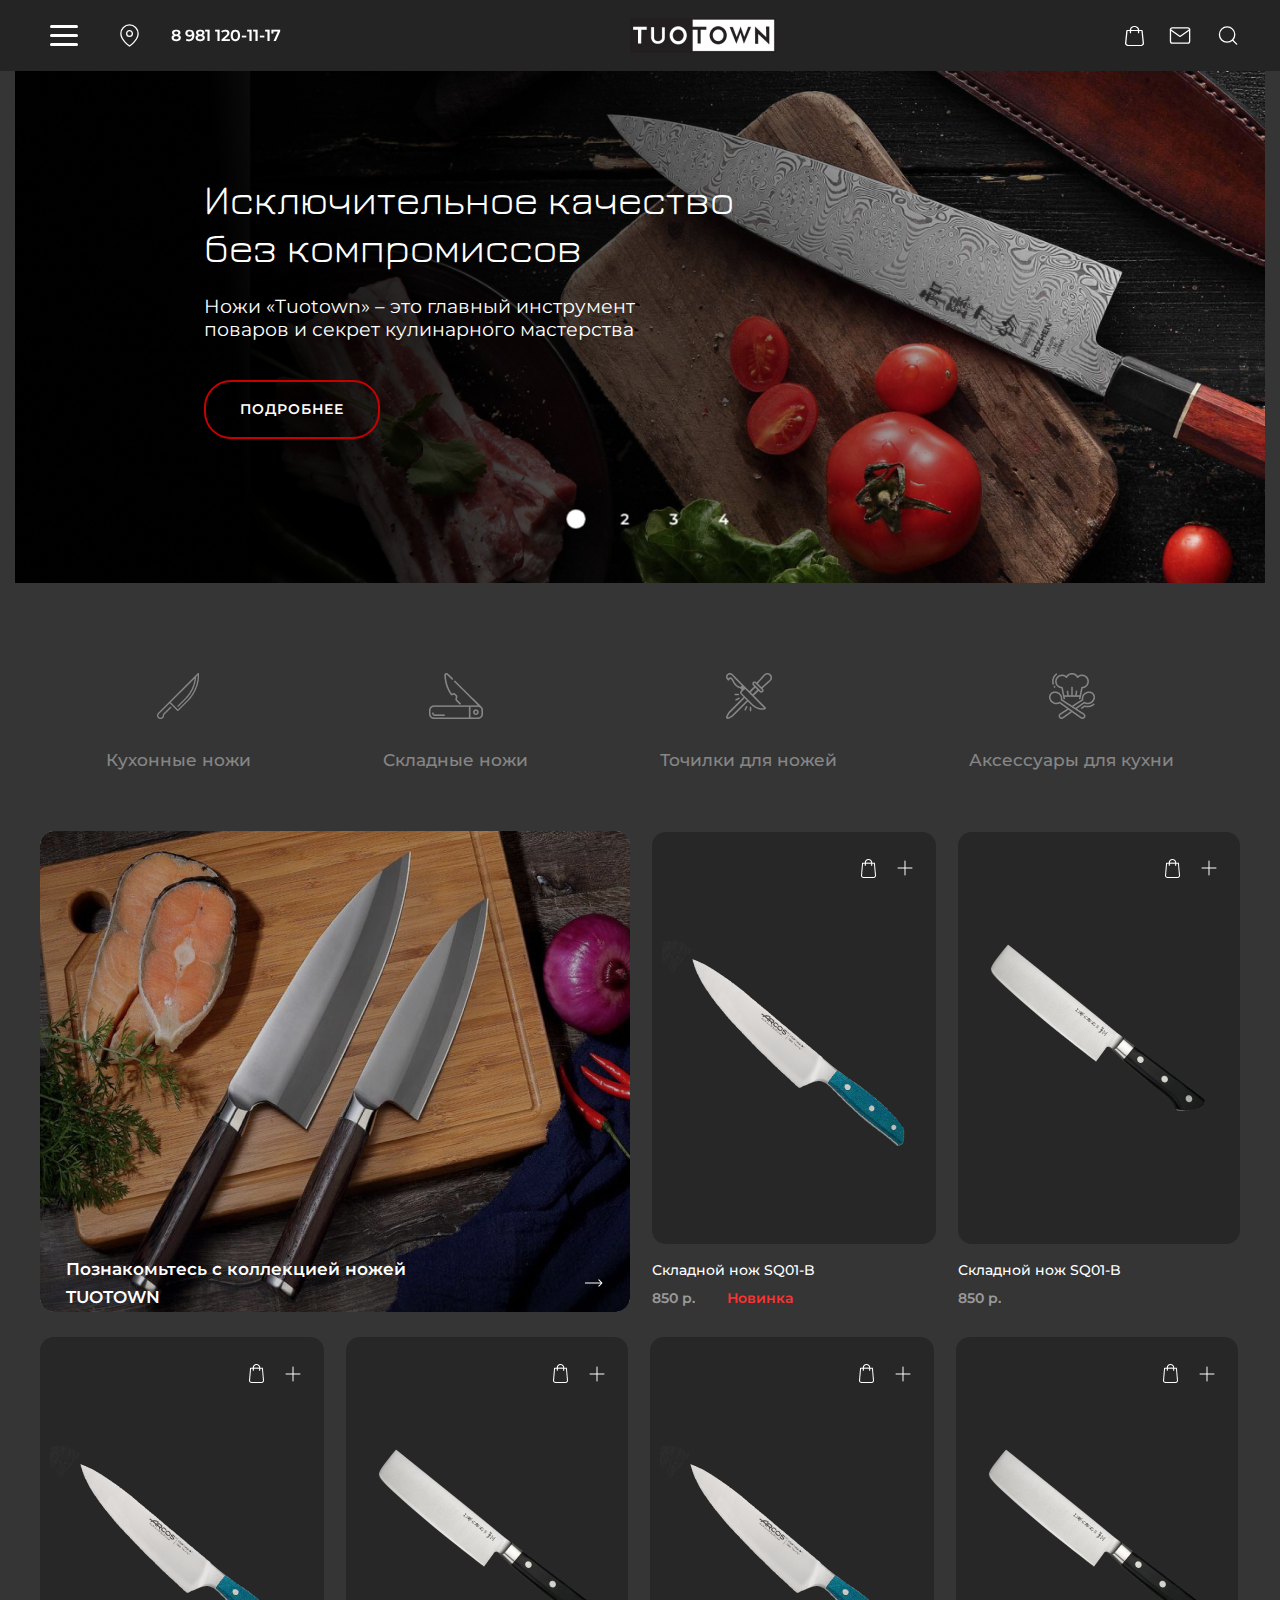
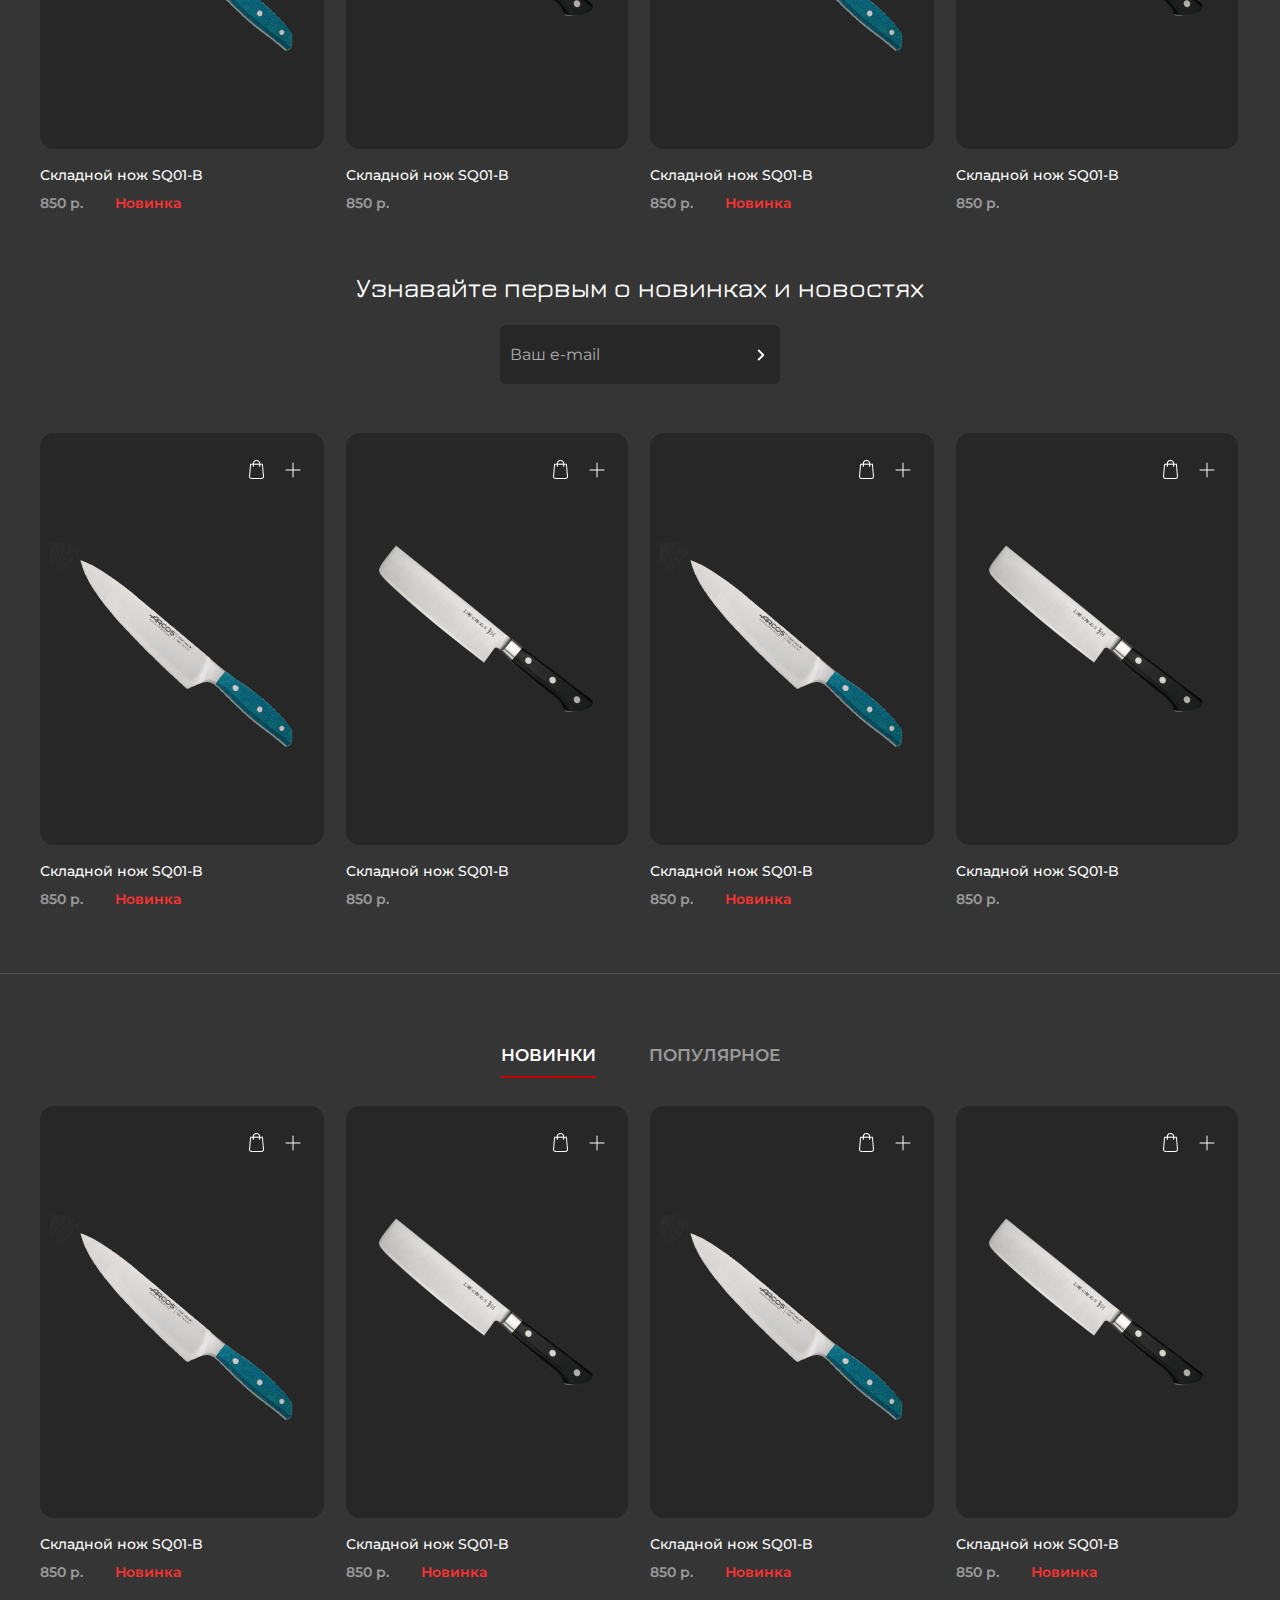
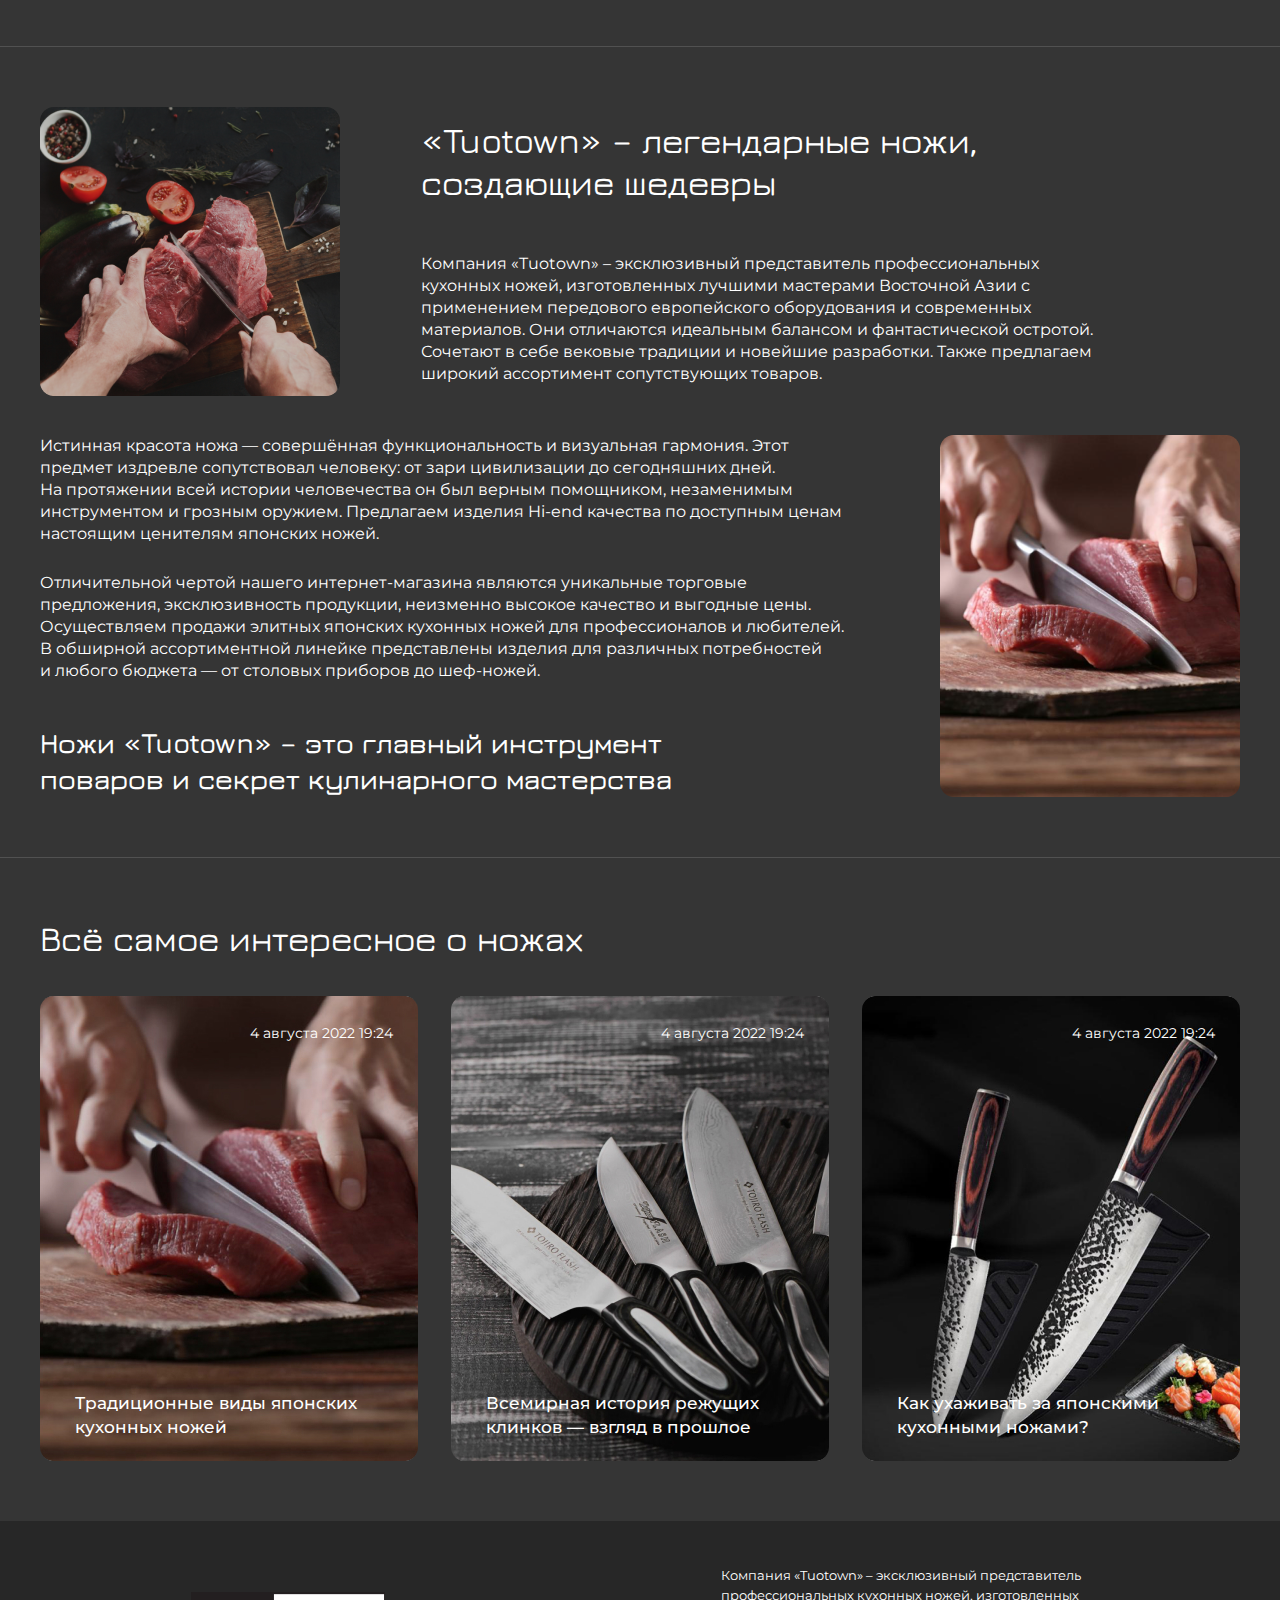
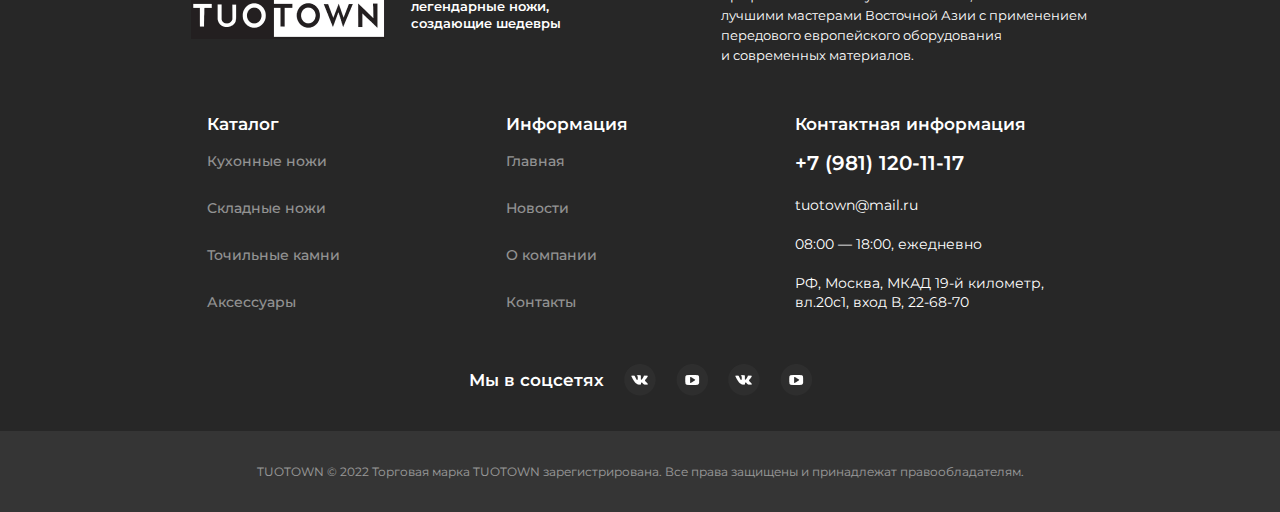
<file: index.html>
<!DOCTYPE html>
<html lang="ru">
    <head>
        <meta charset="UTF-8">
        <meta http-equiv="X-UA-Compatible" content="IE=edge">
        <meta name="viewport" content="width=device-width, initial-scale=1.0">
        <title>TuoTown</title>
        <link rel="icon" type="image/x-icon" href="images/favicon.ico">
        <link rel="preconnect" href="https://fonts.googleapis.com">
        <link rel="preconnect" href="https://fonts.gstatic.com" crossorigin>
        <link href="https://fonts.googleapis.com/css2?family=Montserrat:wght@400;500;600&display=swap" rel="stylesheet">
        <link href="https://fonts.googleapis.com/css2?family=Jura:wght@400;500;600&display=swap" rel="stylesheet">
        <link rel="stylesheet" href="slick/slick.css">
        <link rel="stylesheet" href="css/style.css">
    </head>

    <body>
        <div class="wrapper" id="main-page">
        
            <header class="header">
                <div class="header__conteiner">

                    <div class="header__items">

                        <div class="header-menu__block">

                            <div class="navigatsiya">
                                <div class="mobile-menu">
                                    <span></span>
                                    <span></span>
                                    <span></span>
                                </div>
 
                                <nav class="header__menu">
                                    <ul class="menu__list">
                                        <li class="menu__item">
                                            <a class="menu__link" href="product.html">
                                                Кухонные ножи TUOTOWN
                                            </a>
                                        </li>
                                        <li class="menu__item">
                                            <a class="menu__link" href="catalog-k1.html#k1">
                                                Складные ножи TUOTOWN
                                            </a>
                                        </li>
                                        <li class="menu__item">
                                            <a class="menu__link" href="catalog-k2.html#k2">
                                                Кухонные ножи QXF
                                            </a>
                                        </li>
                                        <li class="menu__item">
                                            <a class="menu__link" href="catalog-k3.html#k3">
                                                Точильные камни
                                            </a> 
                                        </li>
                                        <li class="menu__item">
                                            <a class="menu__link" href="catalog-k4.html#k4">
                                                Наборы для BBQ
                                            </a>
                                        </li>
                                        <li class="menu__item">
                                            <a class="menu__link" href="catalog-k5.html#k5">
                                                Кухонные принадлежности
                                            </a>
                                        </li>
                                        <li class="menu__item">
                                            <a class="menu__link" href="catalog-k6.html#k6">
                                                Туристические товары
                                            </a>
                                        </li>
                                        <li class="menu__item-small">
                                            <a class="menu__link" href="#news">Новости</a>
                                        </li>
                                        <li class="menu__item-small">
                                            <a class="menu__link" href="#about">О компании</a>
                                        </li>
                                        <li class="menu__item-small">
                                            <a class="menu__link" href="#contact">Контакты</a>
                                        </li>
                                        <li class="menu__item-small">
                                            <a class="menu__link" href="map.html">
                                                Как проехать
                                            </a>
                                        </li>
                                        <li class="menu__item-mobile">
                                            <a class="menu__link" href="service.html">
                                                Сервис
                                            </a>
                                        </li>
                                        <li class="menu__item-mobile">
                                            <a class="menu__link" href="#">Поиск</a>
                                        </li>
                                    </ul>
                                </nav> 
                            </div>

                            <div class="header-map">
                                <a href="map.html" class="header-map__link">
                                    <svg width="23" height="23" viewBox="0 0 23 23" fill="none" xmlns="http://www.w3.org/2000/svg">
                                        <path d="M20.125 9.58333C20.125 16.2917 11.5 22.0417 11.5 22.0417C11.5 22.0417 2.875 16.2917 2.875 9.58333C2.875 7.29584 3.7837 5.10203 5.4012 3.48453C7.0187 1.86703 9.21251 0.958328 11.5 0.958328C13.7875 0.958328 15.9813 1.86703 17.5988 3.48453C19.2163 5.10203 20.125 7.29584 20.125 9.58333Z" stroke="white" stroke-width="1.3" stroke-linecap="round" stroke-linejoin="round"/>
                                        <path d="M11.5 12.4583C13.0878 12.4583 14.375 11.1711 14.375 9.58333C14.375 7.99551 13.0878 6.70833 11.5 6.70833C9.91218 6.70833 8.625 7.99551 8.625 9.58333C8.625 11.1711 9.91218 12.4583 11.5 12.4583Z" stroke="white" stroke-width="1.3" stroke-linecap="round" stroke-linejoin="round"/>
                                    </svg>
                                </a>
                            </div>

                            <div class="header-call">
                                <a href="tel:+79811201117" class="header-call__link">8 981 120-11-17</a>

                                <a href="tel:+79811201117" class="header-call__mobile-link">
                                    <svg width="24" height="24" viewBox="0 0 24 24" fill="none" xmlns="http://www.w3.org/2000/svg">
                                    <path d="M21.9999 16.92V19.92C22.0011 20.1985 21.944 20.4741 21.8324 20.7293C21.7209 20.9845 21.5572 21.2136 21.352 21.4018C21.1468 21.5901 20.9045 21.7335 20.6407 21.8227C20.3769 21.9119 20.0973 21.945 19.8199 21.92C16.7428 21.5856 13.7869 20.5341 11.1899 18.85C8.77376 17.3146 6.72527 15.2661 5.18993 12.85C3.49991 10.2412 2.44818 7.27097 2.11993 4.17997C2.09494 3.90344 2.12781 3.62474 2.21643 3.3616C2.30506 3.09846 2.4475 2.85666 2.6347 2.6516C2.82189 2.44653 3.04974 2.28268 3.30372 2.1705C3.55771 2.05831 3.83227 2.00024 4.10993 1.99997H7.10993C7.59524 1.9952 8.06572 2.16705 8.43369 2.48351C8.80166 2.79996 9.04201 3.23942 9.10993 3.71997C9.23656 4.68004 9.47138 5.6227 9.80993 6.52997C9.94448 6.8879 9.9736 7.27689 9.89384 7.65086C9.81408 8.02482 9.6288 8.36809 9.35993 8.63998L8.08993 9.90997C9.51349 12.4135 11.5864 14.4864 14.0899 15.91L15.3599 14.64C15.6318 14.3711 15.9751 14.1858 16.3491 14.1061C16.723 14.0263 17.112 14.0554 17.4699 14.19C18.3772 14.5285 19.3199 14.7634 20.2799 14.89C20.7657 14.9585 21.2093 15.2032 21.5265 15.5775C21.8436 15.9518 22.0121 16.4296 21.9999 16.92Z" stroke="white" stroke-linecap="round" stroke-linejoin="round"/>
                                    </svg>
                                </a>
                            </div>

                            <div class="header-basket__mobile">
                                <a href="basket.html" class="header-basket__mobile-link">
                                    <svg width="19" height="20" viewBox="0 0 19 20" fill="none" xmlns="http://www.w3.org/2000/svg">
                                    <path d="M9.96812 0C10.3023 0.0664498 10.6486 0.112453 10.9767 0.204461C12.8663 0.751393 14.0632 2.0855 14.1908 3.76719C14.1908 3.79786 14.203 3.82853 14.2091 3.88987C14.2941 3.88987 14.3792 3.88987 14.4582 3.88987C15.2602 3.88987 16.0683 3.88987 16.8703 3.88987C17.3685 3.88987 17.6116 4.07388 17.6602 4.48792C17.8242 6.02137 17.9822 7.55994 18.1402 9.09339C18.3346 10.9182 18.529 12.7481 18.7234 14.5729C18.8206 15.4675 18.9482 16.362 18.9968 17.2565C19.0455 18.1766 18.529 18.882 17.6602 19.4084C16.9736 19.8225 16.1898 19.9912 15.3453 19.9912C12.3073 19.986 9.26332 19.9912 6.22539 19.9912C5.27148 19.9912 4.32364 20.0167 3.36973 19.9809C2.16671 19.94 1.17634 19.5209 0.47762 18.6724C-0.00237289 18.0897 -0.0509798 17.4354 0.0340823 16.7505C0.210282 15.3346 0.343951 13.9136 0.489772 12.4926C0.635593 11.0971 0.787489 9.70678 0.93331 8.31133C1.06698 7.07434 1.19457 5.83736 1.32217 4.60037C1.32824 4.54414 1.32824 4.4828 1.34039 4.42658C1.40115 4.06877 1.63811 3.88987 2.07557 3.88476C2.88974 3.87964 3.69783 3.88476 4.51199 3.88476C4.60313 3.88476 4.69427 3.88476 4.79148 3.88476C4.82794 3.27648 4.96768 2.71422 5.2897 2.19284C6.05526 0.981412 7.24005 0.265799 8.84408 0.0408922C8.91092 0.0306691 8.97775 0.0153346 9.04459 0C9.34838 0 9.65825 0 9.96812 0ZM4.80971 5.00929C4.06238 5.00929 3.34543 5.00929 2.61632 5.00929C2.61025 5.05018 2.5981 5.08085 2.5981 5.11663C2.41582 6.86477 2.22747 8.61802 2.04519 10.3662C1.80823 12.6459 1.57128 14.9308 1.32824 17.2105C1.28571 17.6296 1.44976 17.9772 1.77785 18.2788C2.28823 18.7388 2.94442 18.8973 3.66745 18.8973C7.556 18.9024 11.4506 18.9024 15.3392 18.8973C15.7766 18.8973 16.1959 18.836 16.5969 18.6724C17.2348 18.4117 17.7938 17.8545 17.6845 17.1389C17.6176 16.7096 17.5872 16.27 17.5447 15.8355C17.3867 14.302 17.2227 12.7635 17.0647 11.23C16.8824 9.50232 16.7002 7.76951 16.5179 6.04182C16.4814 5.69935 16.4389 5.35687 16.4025 5.01951C15.6612 5.01951 14.9382 5.01951 14.203 5.01951C14.203 5.09107 14.203 5.15241 14.203 5.20864C14.203 5.70446 14.2091 6.20027 14.1969 6.69098C14.1908 7.00278 13.8992 7.2328 13.5407 7.22769C13.1944 7.22258 12.9149 6.99767 12.8967 6.69609C12.8906 6.59386 12.8967 6.48652 12.8967 6.38429C12.8967 5.92936 12.8967 5.47444 12.8967 5.01951C10.6243 5.01951 8.38232 5.01951 6.1221 5.01951C6.1221 5.07063 6.1221 5.11152 6.1221 5.1473C6.1221 5.65334 6.12817 6.16449 6.1221 6.67053C6.11602 6.99767 5.83046 7.2328 5.4659 7.22769C5.10743 7.22769 4.83401 6.99256 4.82186 6.68076C4.81579 6.58364 4.82186 6.48652 4.82186 6.3894C4.80971 5.92936 4.80971 5.47444 4.80971 5.00929ZM12.8906 3.87964C12.8055 2.81134 12.2526 1.99349 11.159 1.47723C9.97419 0.920074 8.77725 0.960966 7.64106 1.58457C6.675 2.11617 6.18285 2.89823 6.1221 3.87964C8.38839 3.87964 10.6304 3.87964 12.8906 3.87964Z" fill="white"/>
                                    </svg>
                                </a>
                            </div>
                        </div>

                        <div class="header__logo">
                            <img src="images/header-logo.png" alt="#">
                        </div> 

                        <div class="header-elements__block">

                            <div class="header-basket">
                                <a href="basket.html" class="header-basket__link">
                                    <svg width="19" height="20" viewBox="0 0 19 20" fill="none" xmlns="http://www.w3.org/2000/svg">
                                    <path d="M9.96812 0C10.3023 0.0664498 10.6486 0.112453 10.9767 0.204461C12.8663 0.751393 14.0632 2.0855 14.1908 3.76719C14.1908 3.79786 14.203 3.82853 14.2091 3.88987C14.2941 3.88987 14.3792 3.88987 14.4582 3.88987C15.2602 3.88987 16.0683 3.88987 16.8703 3.88987C17.3685 3.88987 17.6116 4.07388 17.6602 4.48792C17.8242 6.02137 17.9822 7.55994 18.1402 9.09339C18.3346 10.9182 18.529 12.7481 18.7234 14.5729C18.8206 15.4675 18.9482 16.362 18.9968 17.2565C19.0455 18.1766 18.529 18.882 17.6602 19.4084C16.9736 19.8225 16.1898 19.9912 15.3453 19.9912C12.3073 19.986 9.26332 19.9912 6.22539 19.9912C5.27148 19.9912 4.32364 20.0167 3.36973 19.9809C2.16671 19.94 1.17634 19.5209 0.47762 18.6724C-0.00237289 18.0897 -0.0509798 17.4354 0.0340823 16.7505C0.210282 15.3346 0.343951 13.9136 0.489772 12.4926C0.635593 11.0971 0.787489 9.70678 0.93331 8.31133C1.06698 7.07434 1.19457 5.83736 1.32217 4.60037C1.32824 4.54414 1.32824 4.4828 1.34039 4.42658C1.40115 4.06877 1.63811 3.88987 2.07557 3.88476C2.88974 3.87964 3.69783 3.88476 4.51199 3.88476C4.60313 3.88476 4.69427 3.88476 4.79148 3.88476C4.82794 3.27648 4.96768 2.71422 5.2897 2.19284C6.05526 0.981412 7.24005 0.265799 8.84408 0.0408922C8.91092 0.0306691 8.97775 0.0153346 9.04459 0C9.34838 0 9.65825 0 9.96812 0ZM4.80971 5.00929C4.06238 5.00929 3.34543 5.00929 2.61632 5.00929C2.61025 5.05018 2.5981 5.08085 2.5981 5.11663C2.41582 6.86477 2.22747 8.61802 2.04519 10.3662C1.80823 12.6459 1.57128 14.9308 1.32824 17.2105C1.28571 17.6296 1.44976 17.9772 1.77785 18.2788C2.28823 18.7388 2.94442 18.8973 3.66745 18.8973C7.556 18.9024 11.4506 18.9024 15.3392 18.8973C15.7766 18.8973 16.1959 18.836 16.5969 18.6724C17.2348 18.4117 17.7938 17.8545 17.6845 17.1389C17.6176 16.7096 17.5872 16.27 17.5447 15.8355C17.3867 14.302 17.2227 12.7635 17.0647 11.23C16.8824 9.50232 16.7002 7.76951 16.5179 6.04182C16.4814 5.69935 16.4389 5.35687 16.4025 5.01951C15.6612 5.01951 14.9382 5.01951 14.203 5.01951C14.203 5.09107 14.203 5.15241 14.203 5.20864C14.203 5.70446 14.2091 6.20027 14.1969 6.69098C14.1908 7.00278 13.8992 7.2328 13.5407 7.22769C13.1944 7.22258 12.9149 6.99767 12.8967 6.69609C12.8906 6.59386 12.8967 6.48652 12.8967 6.38429C12.8967 5.92936 12.8967 5.47444 12.8967 5.01951C10.6243 5.01951 8.38232 5.01951 6.1221 5.01951C6.1221 5.07063 6.1221 5.11152 6.1221 5.1473C6.1221 5.65334 6.12817 6.16449 6.1221 6.67053C6.11602 6.99767 5.83046 7.2328 5.4659 7.22769C5.10743 7.22769 4.83401 6.99256 4.82186 6.68076C4.81579 6.58364 4.82186 6.48652 4.82186 6.3894C4.80971 5.92936 4.80971 5.47444 4.80971 5.00929ZM12.8906 3.87964C12.8055 2.81134 12.2526 1.99349 11.159 1.47723C9.97419 0.920074 8.77725 0.960966 7.64106 1.58457C6.675 2.11617 6.18285 2.89823 6.1221 3.87964C8.38839 3.87964 10.6304 3.87964 12.8906 3.87964Z" fill="white"/>
                                    </svg>
                                </a>
                            </div>

                            <div class="header-service">
                                <a href="service.html" class="header-service__link">
                                    <svg width="24" height="23" viewBox="0 0 24 23" fill="none" xmlns="http://www.w3.org/2000/svg">
                                    <path d="M4.38175 3.83333H19.7151C20.7693 3.83333 21.6318 4.69583 21.6318 5.74999V17.25C21.6318 18.3042 20.7693 19.1667 19.7151 19.1667H4.38175C3.32759 19.1667 2.46509 18.3042 2.46509 17.25V5.74999C2.46509 4.69583 3.32759 3.83333 4.38175 3.83333Z" stroke="white" stroke-width="1.3" stroke-linecap="round" stroke-linejoin="round"/>
                                    <path d="M21.6318 5.75L12.0484 12.4583L2.46509 5.75" stroke="white" stroke-width="1.3" stroke-linecap="round" stroke-linejoin="round"/>
                                    </svg> 
                                </a>
                            </div>

                            <div class="header-search">
                                <a href="#" class="header-search__link">
                                    <svg width="24" height="23" viewBox="0 0 24 23" fill="none" xmlns="http://www.w3.org/2000/svg">
                                    <path d="M11.09 18.2083C15.3242 18.2083 18.7567 14.7759 18.7567 10.5417C18.7567 6.30748 15.3242 2.875 11.09 2.875C6.85582 2.875 3.42334 6.30748 3.42334 10.5417C3.42334 14.7759 6.85582 18.2083 11.09 18.2083Z" stroke="white" stroke-width="1.3" stroke-linecap="round" stroke-linejoin="round"/>
                                    <path d="M20.6734 20.125L16.5046 15.9563" stroke="white" stroke-width="1.3" stroke-linecap="round" stroke-linejoin="round"/>
                                    </svg>
                                </a>
                            </div>
                        </div>
                    </div> 

                </div>
            </header>

            <main class="main">

                <div class="slider-block">
                    <div class="slider-block__conteiner">

                        <div class="product-slider">

                            <div class="product-slider__item">

                                <div class="product-slider__image">
                                    <img src="images/slider-image-01.jpg" alt="#">
                                </div>

                                <div class="product-slider__content">
                                    <div class="product-slider__title">
                                        <h3>
                                            Исключительное качество
                                            без компромиссов 
                                        </h3>
                                    </div>

                                    <div class="product-slider__text">
                                        <p>
                                            Ножи «Tuotown» – это главный инструмент
                                            поваров и секрет кулинарного мастерства
                                        </p>
                                    </div>

                                    <div class="product-slider__button">
                                        <a href="product.html" class="product-slider__link">
                                            ПОДРОБНЕЕ
                                        </a>
                                    </div>
                                </div>
                            </div>

                            <div class="product-slider__item">

                                <div class="product-slider__image">
                                    <img src="images/slider-image-02.jpg" alt="#">
                                </div>

                                <div class="product-slider__content">
                                    <div class="product-slider__title">
                                        <h3>
                                            Исключительное качество
                                            без компромиссов 
                                        </h3>
                                    </div>

                                    <div class="product-slider__text">
                                        <p>
                                            Ножи «Tuotown» – это главный инструмент
                                            поваров и секрет кулинарного мастерства
                                        </p>
                                    </div>

                                    <div class="product-slider__button">
                                        <a href="product.html" class="product-slider__link">
                                            ПОДРОБНЕЕ
                                        </a>
                                    </div>
                                </div>
                            </div>

                            <div class="product-slider__item">

                                <div class="product-slider__image">
                                    <img src="images/slider-image-03.jpg" alt="#">
                                </div>

                                <div class="product-slider__content">
                                    <div class="product-slider__title">
                                        <h3>
                                            Исключительное качество
                                            без компромиссов 
                                        </h3>
                                    </div>

                                    <div class="product-slider__text">
                                        <p>
                                            Ножи «Tuotown» – это главный инструмент
                                            поваров и секрет кулинарного мастерства
                                        </p>
                                    </div>

                                    <div class="product-slider__button">
                                        <a href="product.html" class="product-slider__link">
                                            ПОДРОБНЕЕ
                                        </a>
                                    </div>
                                </div>
                            </div>

                            <div class="product-slider__item">

                                <div class="product-slider__image">
                                    <img src="images/slider-image-04.jpg" alt="#">
                                </div>

                                <div class="product-slider__content">
                                    <div class="product-slider__title">
                                        <h3>
                                            Исключительное качество
                                            без компромиссов 
                                        </h3>
                                    </div>

                                    <div class="product-slider__text">
                                        <p>
                                            Ножи «Tuotown» – это главный инструмент
                                            поваров и секрет кулинарного мастерства
                                        </p>
                                    </div>

                                    <div class="product-slider__button">
                                        <a href="product.html" class="product-slider__link">
                                            ПОДРОБНЕЕ
                                        </a>
                                    </div>
                                </div>
                            </div>
                        </div>

                        <div class="mobile-image__block">

                            <div class="mobile-image__caption">

                                <div class="mobile-image__title">
                                    <h3>
                                        Исключительное качество
                                        без компромиссов 
                                    </h3>
                                </div>
        
                                <div class="mobile-image__text">
                                    <p>
                                        Ножи «Tuotown» – это главный инструмент
                                        поваров и секрет кулинарного мастерства
                                    </p>
                                </div>

                                <div class="mobile-image__button">
                                    <a href="#" class="mobile-image__link">
                                        КУПИТЬ
                                    </a>
    
                                    <span>48 тыс. р.</span>
                                </div>
                            </div>
                        </div>

                    </div>
                </div>

                <div class="tuotown-menu__block">
                    <div class="tuotown-menu__conteiner">

                        <nav class="tuotown-menu">
                            <ul class="tuotown-menu__list">

                                <li class="tuotown-menu__item">
                                    <a class="tuotown-menu__link" href="catalog-k2.html">
                                        <img src="images/tuotown-menu-icon-01.png" alt="#">
                                        Кухонные ножи
                                    </a>
                                </li>
                                <li class="tuotown-menu__item">
                                    <a class="tuotown-menu__link" href="catalog-k1.html">
                                        <img src="images/tuotown-menu-icon-02.png" alt="#">
                                        Складные ножи
                                    </a>
                                </li>
                                <li class="tuotown-menu__item">
                                    <a class="tuotown-menu__link" href="catalog-k3.html">
                                        <img src="images/tuotown-menu-icon-03.png" alt="#">
                                        Точилки для ножей
                                    </a>
                                </li>
                                <li class="tuotown-menu__item">
                                    <a class="tuotown-menu__link" href="catalog-k5.html">
                                        <img src="images/tuotown-menu-icon-04.png" alt="#">
                                        Аксессуары для кухни
                                    </a>
                                </li>
                            </ul>   
                        </nav>  
                        
                        <div class="tuotown-gallery__block">

                            <div class="tuotown-gallery__items">

                                <div class="tuotown-link__image">
                                    <a href="product.html">
                                        <img src="images/gallery-image-01.jpg" alt="#">
                                    </a>
                                    
                                    <div class="tuotown-link__items">

                                       <p class="tuotown-link__text">
                                            <a href="product.html">
                                                Познакомьтесь с коллекцией ножей TUOTOWN
                                            </a> 
                                        </p> 

                                        <a href="product.html" class="tuotown-link__arrow">
                                            <svg width="18" height="8" viewBox="0 0 18 8" fill="none" xmlns="http://www.w3.org/2000/svg">
                                                <path d="M17.3536 4.35355C17.5488 4.15829 17.5488 3.84171 17.3536 3.64645L14.1716 0.464466C13.9763 0.269204 13.6597 0.269204 13.4645 0.464466C13.2692 0.659728 13.2692 0.976311 13.4645 1.17157L16.2929 4L13.4645 6.82843C13.2692 7.02369 13.2692 7.34027 13.4645 7.53553C13.6597 7.7308 13.9763 7.7308 14.1716 7.53553L17.3536 4.35355ZM-1.04975e-09 4.5L17 4.5L17 3.5L1.04975e-09 3.5L-1.04975e-09 4.5Z" fill="white"/>
                                            </svg>
                                        </a>
                                    </div>
                                </div>

                                <div class="gallery-card__block">
                                    <div class="tuotown-gallery__card">

                                        <div class="card-elements">
                                            <div class="pay-select__items">
                                                <a href="№">
                                                    <img src="images/pay-icon.png" alt="#">
                                                </a>
                                                
                                                <a href="№">
                                                    <img src="images/select-icon.png" alt="#">
                                                </a>
                                            </div>

                                            <div class="tuotown-gallery__image">
                                                <a href="card-product.html">
                                                    <img src="images/gallery-image-02.png" alt="#">
                                                </a>
                                            </div> 
                                        </div>
                                        
                                        <div class="tuotown-gallery__caption">
                                            <p class="tuotown-gallery__title">
                                                <a href="card-product.html">Складной нож SQ01-B</a> 
                                            </p>

                                            <div class="price-new">
                                                <span>850 р.</span>
                                                <span class="new-position">Новинка</span>
                                            </div>
                                        </div>
                                    </div>

                                    <div class="tuotown-gallery__card">

                                        <div class="card-elements">
                                            <div class="pay-select__items">
                                                <a href="basket.html">
                                                    <img src="images/pay-icon.png" alt="#">
                                                </a>
                                                
                                                <a href="#">
                                                    <img src="images/select-icon.png" alt="#">
                                                </a>
                                            </div>

                                            <div class="tuotown-gallery__image">
                                                <a href="card-product.html">
                                                    <img src="images/gallery-image-03.png" alt="#">
                                                </a>
                                            </div> 
                                        </div>
                                        
                                        <div class="tuotown-gallery__caption">
                                            <p class="tuotown-gallery__title">
                                                <a href="card-product.html">Складной нож SQ01-B</a> 
                                            </p>

                                            <div class="price-new">
                                                <span>850 р.</span>
                                            </div>
                                        </div>
                                    </div>
                                </div>

                            </div>
                                
                            <div class="gallery-card__block-double">
                                <div class="tuotown-gallery__card">

                                    <div class="card-elements">
                                        <div class="pay-select__items">
                                            <a href="basket.html">
                                                <img src="images/pay-icon.png" alt="#">
                                            </a>
                                            
                                            <a href="#">
                                                <img src="images/select-icon.png" alt="#">
                                            </a>
                                        </div>

                                        <div class="tuotown-gallery__image">
                                            <a href="card-product.html">
                                                <img src="images/gallery-image-02.png" alt="#">
                                            </a>
                                        </div> 
                                    </div>
                                    
                                    <div class="tuotown-gallery__caption">
                                        <p class="tuotown-gallery__title">
                                            <a href="card-product.html">Складной нож SQ01-B</a> 
                                        </p>

                                        <div class="price-new">
                                            <span>850 р.</span>
                                            <span class="new-position">Новинка</span>
                                        </div>
                                    </div>
                                </div>

                                <div class="tuotown-gallery__card">

                                    <div class="card-elements">
                                        <div class="pay-select__items">
                                            <a href="basket.html">
                                                <img src="images/pay-icon.png" alt="#">
                                            </a>
                                            
                                            <a href="#">
                                                <img src="images/select-icon.png" alt="#">
                                            </a>
                                        </div>

                                        <div class="tuotown-gallery__image">
                                            <a href="card-product.html">
                                                <img src="images/gallery-image-03.png" alt="#">
                                            </a>
                                        </div> 
                                    </div>
                                    
                                    <div class="tuotown-gallery__caption">
                                        <p class="tuotown-gallery__title">
                                            <a href="card-product.html">Складной нож SQ01-B</a> 
                                        </p>

                                        <div class="price-new">
                                            <span>850 р.</span>
                                        </div>
                                    </div>
                                </div>

                                <div class="tuotown-gallery__card">

                                    <div class="card-elements">
                                        <div class="pay-select__items">
                                            <a href="basket.html">
                                                <img src="images/pay-icon.png" alt="#">
                                            </a>
                                            
                                            <a href="#">
                                                <img src="images/select-icon.png" alt="#">
                                            </a>
                                        </div>

                                        <div class="tuotown-gallery__image">
                                            <a href="card-product.html">
                                                <img src="images/gallery-image-02.png" alt="#">
                                            </a>
                                        </div> 
                                    </div>
                                    
                                    <div class="tuotown-gallery__caption">
                                        <p class="tuotown-gallery__title">
                                            <a href="card-product.html">Складной нож SQ01-B</a> 
                                        </p>

                                        <div class="price-new">
                                            <span>850 р.</span>
                                            <span class="new-position">Новинка</span>
                                        </div>
                                    </div>
                                </div>

                                <div class="tuotown-gallery__card">

                                    <div class="card-elements">
                                        <div class="pay-select__items">
                                            <a href="basket.html">
                                                <img src="images/pay-icon.png" alt="#">
                                            </a>
                                            
                                            <a href="#">
                                                <img src="images/select-icon.png" alt="#">
                                            </a>
                                        </div>

                                        <div class="tuotown-gallery__image">
                                            <a href="card-product.html">
                                                <img src="images/gallery-image-03.png" alt="#">
                                            </a>
                                        </div> 
                                    </div>
                                    
                                    <div class="tuotown-gallery__caption">
                                        <p class="tuotown-gallery__title">
                                            <a href="card-product.html">Складной нож SQ01-B</a> 
                                        </p>

                                        <div class="price-new">
                                            <span>850 р.</span>
                                        </div>
                                    </div>
                                </div>
                            </div>
                                
                        </div>

                    </div>
                </div>

                <div class="new-subscribe__block">
                    <div class="new-subscribe__block-conteiner">

                        <div class="new-subscribe__block-title">
                            <h3>
                                Узнавайте первым о новинках и новостях
                            </h3>
                        </div>

                        <form class="new-subscribe__block-form" action="#">
                            <input class="subscribe" type="email" placeholder="Ваш e-mail">
                        
                            <input class="new-subscribe__block-button" type="image" 
                            src="images/right-button-icon.png" alt="#" name="submit">
                        </form>

                        <div class="new-subscribe__block-gallery">

                            <div class="new-subscribe__card">

                                <div class="card-elements">
                                    <div class="pay-select__items">
                                        <a href="basket.html">
                                            <img src="images/pay-icon.png" alt="#">
                                        </a>
                                        
                                        <a href="#">
                                            <img src="images/select-icon.png" alt="#">
                                        </a>
                                    </div>

                                    <div class="tuotown-gallery__image">
                                        <a href="card-product.html">
                                            <img src="images/gallery-image-02.png" alt="#">
                                        </a>
                                    </div> 
                                </div>
                                
                                <div class="tuotown-gallery__caption">
                                    <p class="tuotown-gallery__title">
                                        <a href="card-product.html">Складной нож SQ01-B</a> 
                                    </p>

                                    <div class="price-new">
                                        <span>850 р.</span>
                                        <span class="new-position">Новинка</span>
                                    </div>
                                </div>
                            </div>

                            <div class="new-subscribe__card">

                                <div class="card-elements">
                                    <div class="pay-select__items">
                                        <a href="basket.html">
                                            <img src="images/pay-icon.png" alt="#">
                                        </a>
                                        
                                        <a href="#">
                                            <img src="images/select-icon.png" alt="#">
                                        </a>
                                    </div>

                                    <div class="tuotown-gallery__image">
                                        <a href="card-product.html">
                                            <img src="images/gallery-image-03.png" alt="#">
                                        </a>
                                    </div> 
                                </div>
                                
                                <div class="tuotown-gallery__caption">
                                    <p class="tuotown-gallery__title">
                                        <a href="card-product.html">Складной нож SQ01-B</a> 
                                    </p>

                                    <div class="price-new">
                                        <span>850 р.</span>
                                    </div>
                                </div>
                            </div>

                            <div class="new-subscribe__card">

                                <div class="card-elements">
                                    <div class="pay-select__items">
                                        <a href="basket.html">
                                            <img src="images/pay-icon.png" alt="#">
                                        </a>
                                        
                                        <a href="#">
                                            <img src="images/select-icon.png" alt="#">
                                        </a>
                                    </div>

                                    <div class="tuotown-gallery__image">
                                        <a href="card-product.html">
                                            <img src="images/gallery-image-02.png" alt="#">
                                        </a>
                                    </div> 
                                </div>
                                
                                <div class="tuotown-gallery__caption">
                                    <p class="tuotown-gallery__title">
                                        <a href="card-product.html">Складной нож SQ01-B</a> 
                                    </p>

                                    <div class="price-new">
                                        <span>850 р.</span>
                                        <span class="new-position">Новинка</span>
                                    </div>
                                </div>
                            </div>

                            <div class="new-subscribe__card">

                                <div class="card-elements">
                                    <div class="pay-select__items">
                                        <a href="basket.html">
                                            <img src="images/pay-icon.png" alt="#">
                                        </a>
                                        
                                        <a href="#">
                                            <img src="images/select-icon.png" alt="#">
                                        </a>
                                    </div>

                                    <div class="tuotown-gallery__image">
                                        <a href="card-product.html">
                                            <img src="images/gallery-image-03.png" alt="#">
                                        </a>
                                    </div> 
                                </div>
                                
                                <div class="tuotown-gallery__caption">
                                    <p class="tuotown-gallery__title">
                                        <a href="card-product.html">Складной нож SQ01-B</a> 
                                    </p>

                                    <div class="price-new">
                                        <span>850 р.</span>
                                    </div>
                                </div>
                            </div>
                        </div>
                        
                    </div>
                </div>

                <div class="new-popular__block">
                    <div class="new-popular__block-conteiner">

                        <nav class="new-popular-menu">
                            <ul class="new-popular-menu__list">

                                <li class="new-popular-menu__item">
                                    <a class="new-popular-menu__link-active" href="#">
                                        НОВИНКИ
                                    </a>
                                </li>
                                <li class="new-popular-menu__item">
                                    <a class="new-popular-menu__link" href="#">
                                        ПОПУЛЯРНОЕ
                                    </a>
                                </li>
                            </ul>   
                        </nav>  

                        <div class="new-popular__block-gallery">

                            <div class="new-popular__card">

                                <div class="card-elements">
                                    <div class="pay-select__items">
                                        <a href="basket.html">
                                            <img src="images/pay-icon.png" alt="#">
                                        </a>
                                        
                                        <a href="#">
                                            <img src="images/select-icon.png" alt="#">
                                        </a>
                                    </div>

                                    <div class="tuotown-gallery__image">
                                        <a href="card-product.html">
                                            <img src="images/gallery-image-02.png" alt="#">
                                        </a>
                                    </div> 
                                </div>
                                
                                <div class="tuotown-gallery__caption">
                                    <p class="tuotown-gallery__title">
                                        <a href="card-product.html">Складной нож SQ01-B</a> 
                                    </p>

                                    <div class="price-new">
                                        <span>850 р.</span>
                                        <span class="new-position">Новинка</span>
                                    </div>
                                </div>
                            </div>

                            <div class="new-popular__card">

                                <div class="card-elements">
                                    <div class="pay-select__items">
                                        <a href="basket.html">
                                            <img src="images/pay-icon.png" alt="#">
                                        </a>
                                        
                                        <a href="#">
                                            <img src="images/select-icon.png" alt="#">
                                        </a>
                                    </div>

                                    <div class="tuotown-gallery__image">
                                        <a href="card-product.html">
                                            <img src="images/gallery-image-03.png" alt="#">
                                        </a>
                                    </div> 
                                </div>
                                
                                <div class="tuotown-gallery__caption">
                                    <p class="tuotown-gallery__title">
                                        <a href="card-product.html">Складной нож SQ01-B</a> 
                                    </p>

                                    <div class="price-new">
                                        <span>850 р.</span>
                                        <span class="new-position">Новинка</span>
                                    </div>
                                </div>
                            </div>

                            <div class="new-popular__card">

                                <div class="card-elements">
                                    <div class="pay-select__items">
                                        <a href="basket.html">
                                            <img src="images/pay-icon.png" alt="#">
                                        </a>
                                        
                                        <a href="#">
                                            <img src="images/select-icon.png" alt="#">
                                        </a>
                                    </div>

                                    <div class="tuotown-gallery__image">
                                        <a href="card-product.html">
                                            <img src="images/gallery-image-02.png" alt="#">
                                        </a>
                                    </div> 
                                </div>
                                
                                <div class="tuotown-gallery__caption">
                                    <p class="tuotown-gallery__title">
                                        <a href="card-product.html">Складной нож SQ01-B</a> 
                                    </p>

                                    <div class="price-new">
                                        <span>850 р.</span>
                                        <span class="new-position">Новинка</span>
                                    </div>
                                </div>
                            </div>

                            <div class="new-popular__card">

                                <div class="card-elements">
                                    <div class="pay-select__items">
                                        <a href="basket.html">
                                            <img src="images/pay-icon.png" alt="#">
                                        </a>
                                        
                                        <a href="#">
                                            <img src="images/select-icon.png" alt="#">
                                        </a>
                                    </div>

                                    <div class="tuotown-gallery__image">
                                        <a href="card-product.html">
                                            <img src="images/gallery-image-03.png" alt="#">
                                        </a>
                                    </div> 
                                </div>
                                
                                <div class="tuotown-gallery__caption">
                                    <p class="tuotown-gallery__title">
                                        <a href="card-product.html">Складной нож SQ01-B</a> 
                                    </p>

                                    <div class="price-new">
                                        <span>850 р.</span>
                                        <span class="new-position">Новинка</span>
                                    </div>
                                </div>
                            </div>
                        </div>

                    </div>
                </div>

                <div class="about-block" id="about">
                    <div class="about-block__conteiner">

                        <div class="about-block__caption">

                            <div class="about-block__caption-image">
                                <img src="images/caption-image.png" alt="#">
                            </div>

                            <div class="about-block__caption-text">
                                <h2>
                                    «Tuotown» – легендарные ножи,
                                    создающие шедевры  
                                </h2>

                                <p>
                                    Компания «Tuotown» – эксклюзивный представитель профессиональных
                                    кухонных ножей, изготовленных лучшими мастерами Восточной Азии с
                                    применением передового европейского оборудования и современных
                                    материалов. Они отличаются идеальным балансом и фантастической остротой.
                                    Сочетают в себе вековые традиции и новейшие разработки. Также предлагаем
                                    широкий ассортимент сопутствующих товаров.  
                                </p>
                            </div>
                        </div>

                        <div class="about-block__product">

                            <div class="about-block__product-text">
                                <p>
                                    Истинная красота ножа — совершённая функциональность и визуальная гармония. Этот
                                    предмет издревле сопутствовал человеку: от зари цивилизации до сегодняшних дней.
                                    На протяжении всей истории человечества он был верным помощником, незаменимым
                                    инструментом и грозным оружием. Предлагаем изделия Hi-end качества по доступным ценам
                                    настоящим ценителям японских ножей. 
                                </p>

                                <p>
                                    Отличительной чертой нашего интернет-магазина являются уникальные торговые
                                    предложения, эксклюзивность продукции, неизменно высокое качество и выгодные цены.
                                    Осуществляем продажи элитных японских кухонных ножей для профессионалов и любителей.
                                    В обширной ассортиментной линейке представлены изделия для различных потребностей
                                    и любого бюджета — от столовых приборов до шеф-ножей.
                                </p>

                                <h2>
                                    Ножи «Tuotown» – это главный инструмент
                                    поваров и секрет кулинарного мастерства
                                </h2>
                            </div>

                            <div class="about-block__product-image">
                                <img src="images/about-product-image.png" alt="#">
                            </div>
                        </div>
                    </div>
                </div>

                <div class="news-block" id="news">
                    <div class="news-block__conteiner">

                        <div class="news-block__title">
                            Всё самое интересное о ножах 
                        </div>

                        <div class="news-block__items">

                            <div class="news-block__card-01">

                                <div class="data-caption">
                                    4 августа 2022 19:24
                                </div>

                                <div class="news-block__card-title">
                                    <a href="articles.html">
                                        Традиционные виды японских
                                        кухонных ножей
                                    </a>
                                </div>
                            </div>

                            <div class="news-block__card-02">

                                <div class="data-caption">
                                    4 августа 2022 19:24
                                </div>

                                <div class="news-block__card-title">
                                    <a href="articles.html">
                                        Всемирная история режущих
                                        клинков — взгляд в прошлое
                                    </a>
                                </div>
                            </div>

                            <div class="news-block__card-03">

                                <div class="data-caption">
                                    4 августа 2022 19:24
                                </div>

                                <div class="news-block__card-title">
                                    <a href="articles.html">
                                        Как ухаживать за японскими
                                        кухонными ножами?
                                    </a>
                                </div>
                            </div>
                        </div>

                    </div>
                </div>

            </main>

            
            <footer class="footer" id="contact">
                <div class="footer__conteiner">

                    <div class="footer-logo__block">

                        <div class="footer-logo">
                            <img src="images/footer-logo.png" alt="#">

                            <p class="footer-logo__caption">
                                легендарные ножи,
                                создающие шедевры
                            </p>
                        </div>

                        <div class="footer-logo__text">
                            Компания «Tuotown» – эксклюзивный представитель
                            профессиональных кухонных ножей, изготовленных
                            лучшими мастерами Восточной Азии с применением
                            передового европейского оборудования
                            и современных материалов. 
                        </div>
                    </div>

                    <div class="footer__items">

                        <nav class="footer-catalog__menu">
                            <ul class="footer-catalog-menu__list">
                                <li class="footer-catalog-menu__item-title">
                                    Каталог
                                </li>
                                <li class="footer-catalog-menu__item">
                                    <a class="footer-catalog-menu__link" href="product.html">
                                        Кухонные ножи
                                    </a>
                                </li>
                                <li class="footer-catalog-menu__item">
                                    <a class="footer-catalog-menu__link" href="catalog-k1.html">
                                        Складные ножи
                                    </a>
                                </li>
                                <li class="footer-catalog-menu__item">
                                    <a class="footer-catalog-menu__link" href="catalog-k3.html">
                                        Точильные камни
                                    </a> 
                                </li>
                                <li class="footer-catalog-menu__item">
                                    <a class="footer-catalog-menu__link" href="catalog-k5.html">
                                        Аксессуары
                                    </a>
                                </li>
                            </ul>
                        </nav> 
                            
                        <nav class="footer-info__menu">
                            <ul class="footer-info-menu__list">
                                <li class="footer-info-menu__item-title">
                                    Информация
                                </li>
                                <li class="footer-info-menu__item">
                                    <a class="footer-info-menu__link" href="#main-page">Главная</a>
                                </li>
                                <li class="footer-info-menu__item">
                                    <a class="footer-info-menu__link" href="#news">Новости</a>
                                </li>
                                <li class="footer-info-menu__item">
                                    <a class="footer-info-menu__link" href="#about">О компании</a>
                                </li>
                                <li class="footer-info-menu__item">
                                    <a class="footer-info-menu__link" href="#contact">Контакты</a>
                                </li> 
                            </ul>
                        </nav> 

                        <div class="footer-contact">
                            <div class="footer-contact__caption">
                                Контактная информация
                            </div>

                            <div class="footer-contact__phone">
                                <span>+7 (981) 120-11-17</span>
                                <span class="footer-contact__email">tuotown@mail.ru</span>
                            </div>

                            <div class="footer-contact__time">
                                08:00 — 18:00, ежедневно
                            </div>

                            <div class="footer-contact__address">
                                РФ, Москва, МКАД 19-й километр,
                                вл.20с1, вход В, 22-68-70 
                            </div>
                        </div>
                    </div>

                    <nav class="footer-social__menu">
                        <ul class="footer-social-menu__list">

                            <li class="footer-social-menu__item-title">
                                Мы в соцсетях
                            </li>
                            <li class="footer-social-menu__item">
                                <a class="footer-social-menu__link" href="https://vk.com" target="_blank">
                                    <img src="images/vk-icon.png" alt="#">
                                </a>
                            </li>
                            <li class="footer-social-menu__item">
                                <a class="footer-social-menu__link" href="https://www.youtube.com" target="_blank">
                                    <img src="images/youtube-icon.png" alt="#"> 
                                </a>
                            </li>
                            <li class="footer-social-menu__item">
                                <a class="footer-social-menu__link" href="https://vk.com" target="_blank">
                                    <img src="images/vk-icon.png" alt="#">
                                </a>
                            </li>
                            <li class="footer-social-menu__item">
                                <a class="footer-social-menu__link" href="https://www.youtube.com" target="_blank">
                                    <img src="images/youtube-icon.png" alt="#">
                                </a>
                            </li> 
                        </ul>
                    </nav> 

                </div>
                
            </footer>

            <div class="footer-copyright">
                <p class="footer-copyright__text">
                    TUOTOWN &copy; 2022 Торговая марка TUOTOWN зарегистрирована. Все права защищены и принадлежат правообладателям.
                </p>
            </div>

        </div>
        
        <script src="https://code.jquery.com/jquery-3.3.1.min.js"></script>
        <script src="slick/slick.min.js"></script>
        <script src="js/productSlider.js"></script>
        <script src="js/script.main.js"></script>
    </body>

</html>
</file>
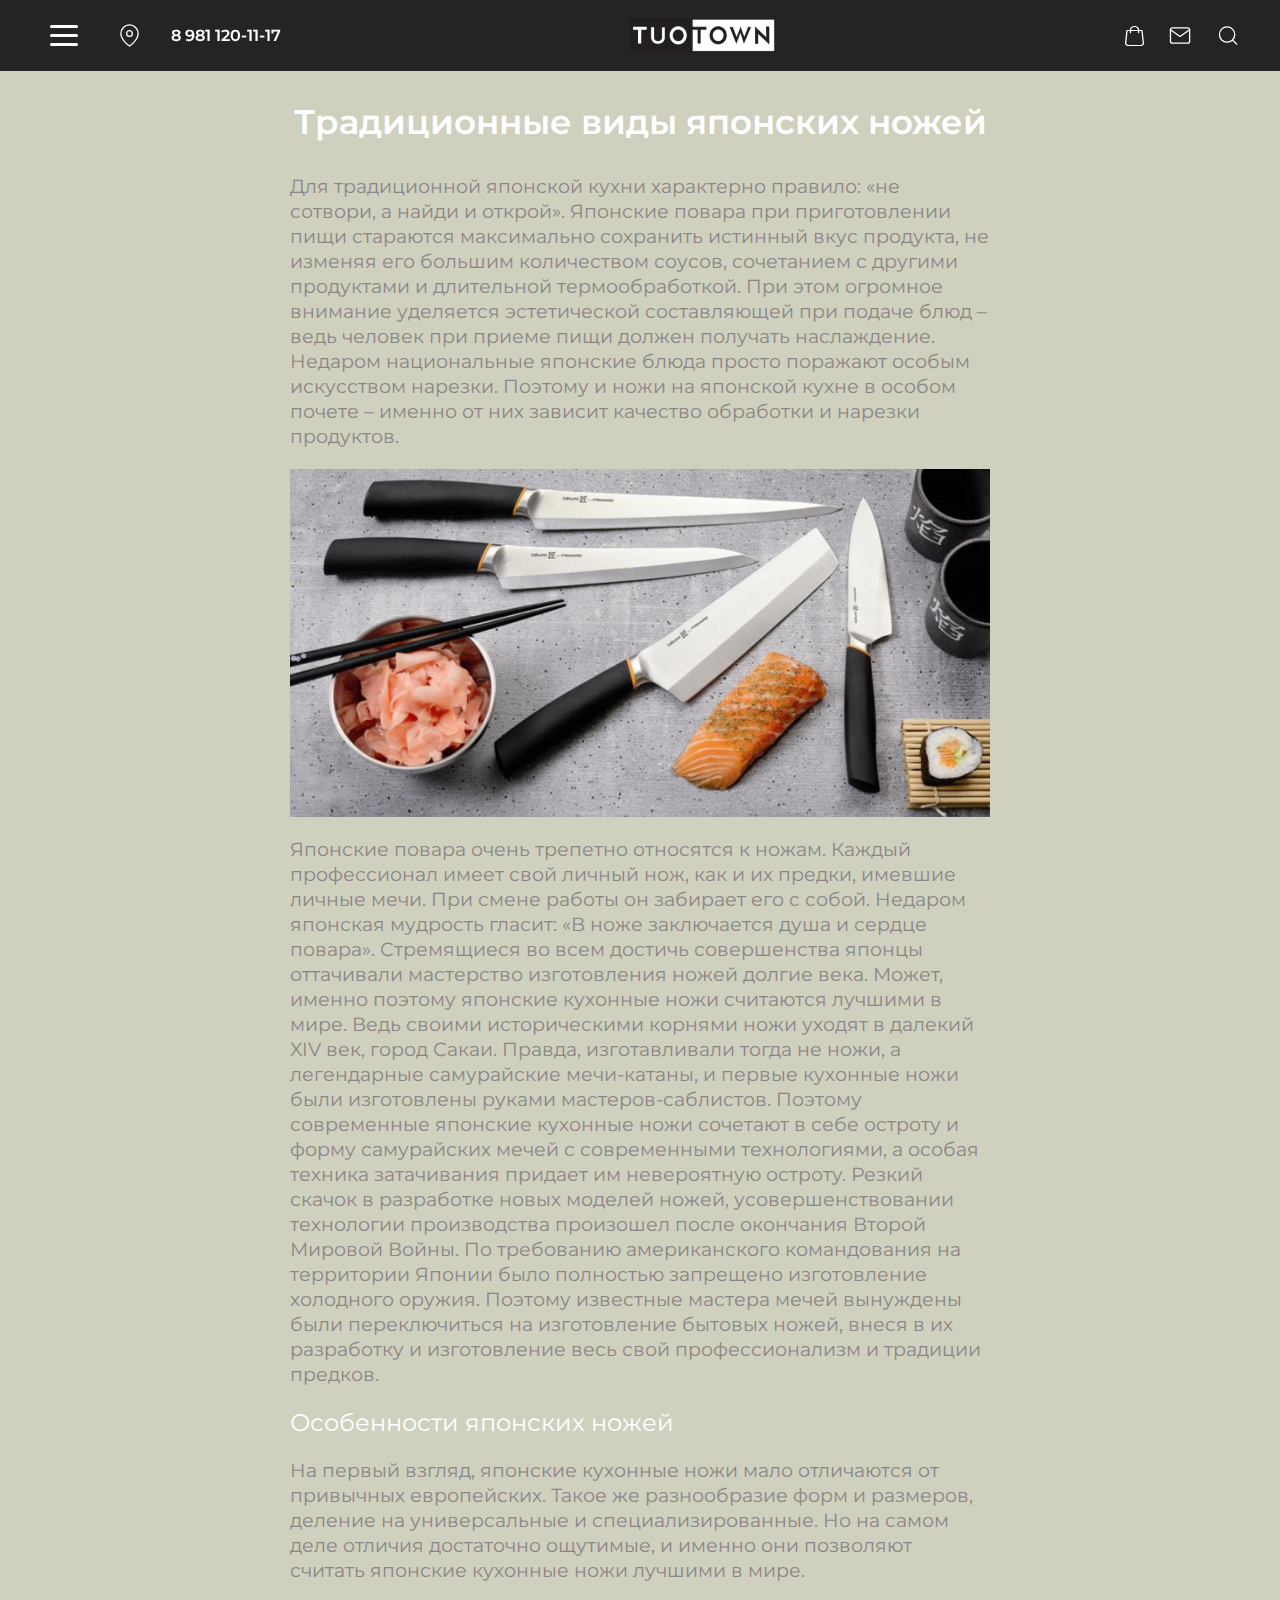
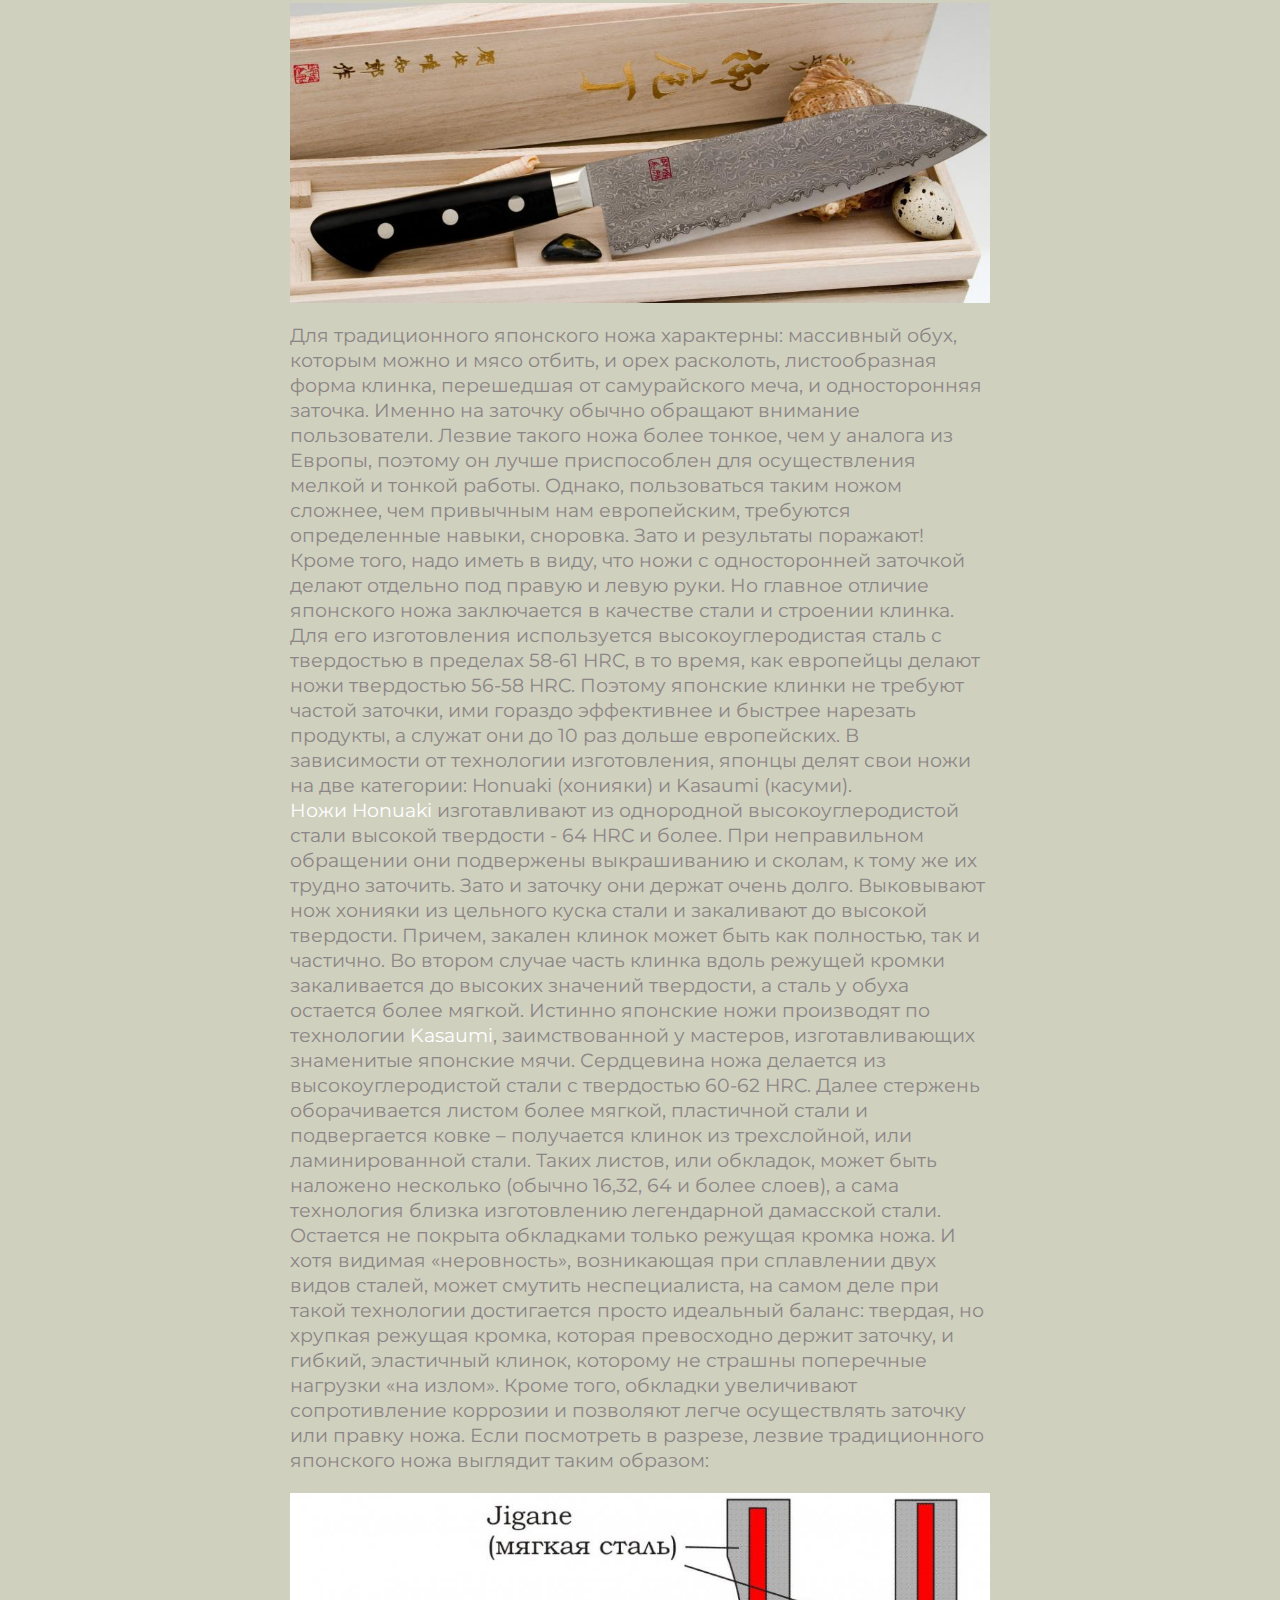
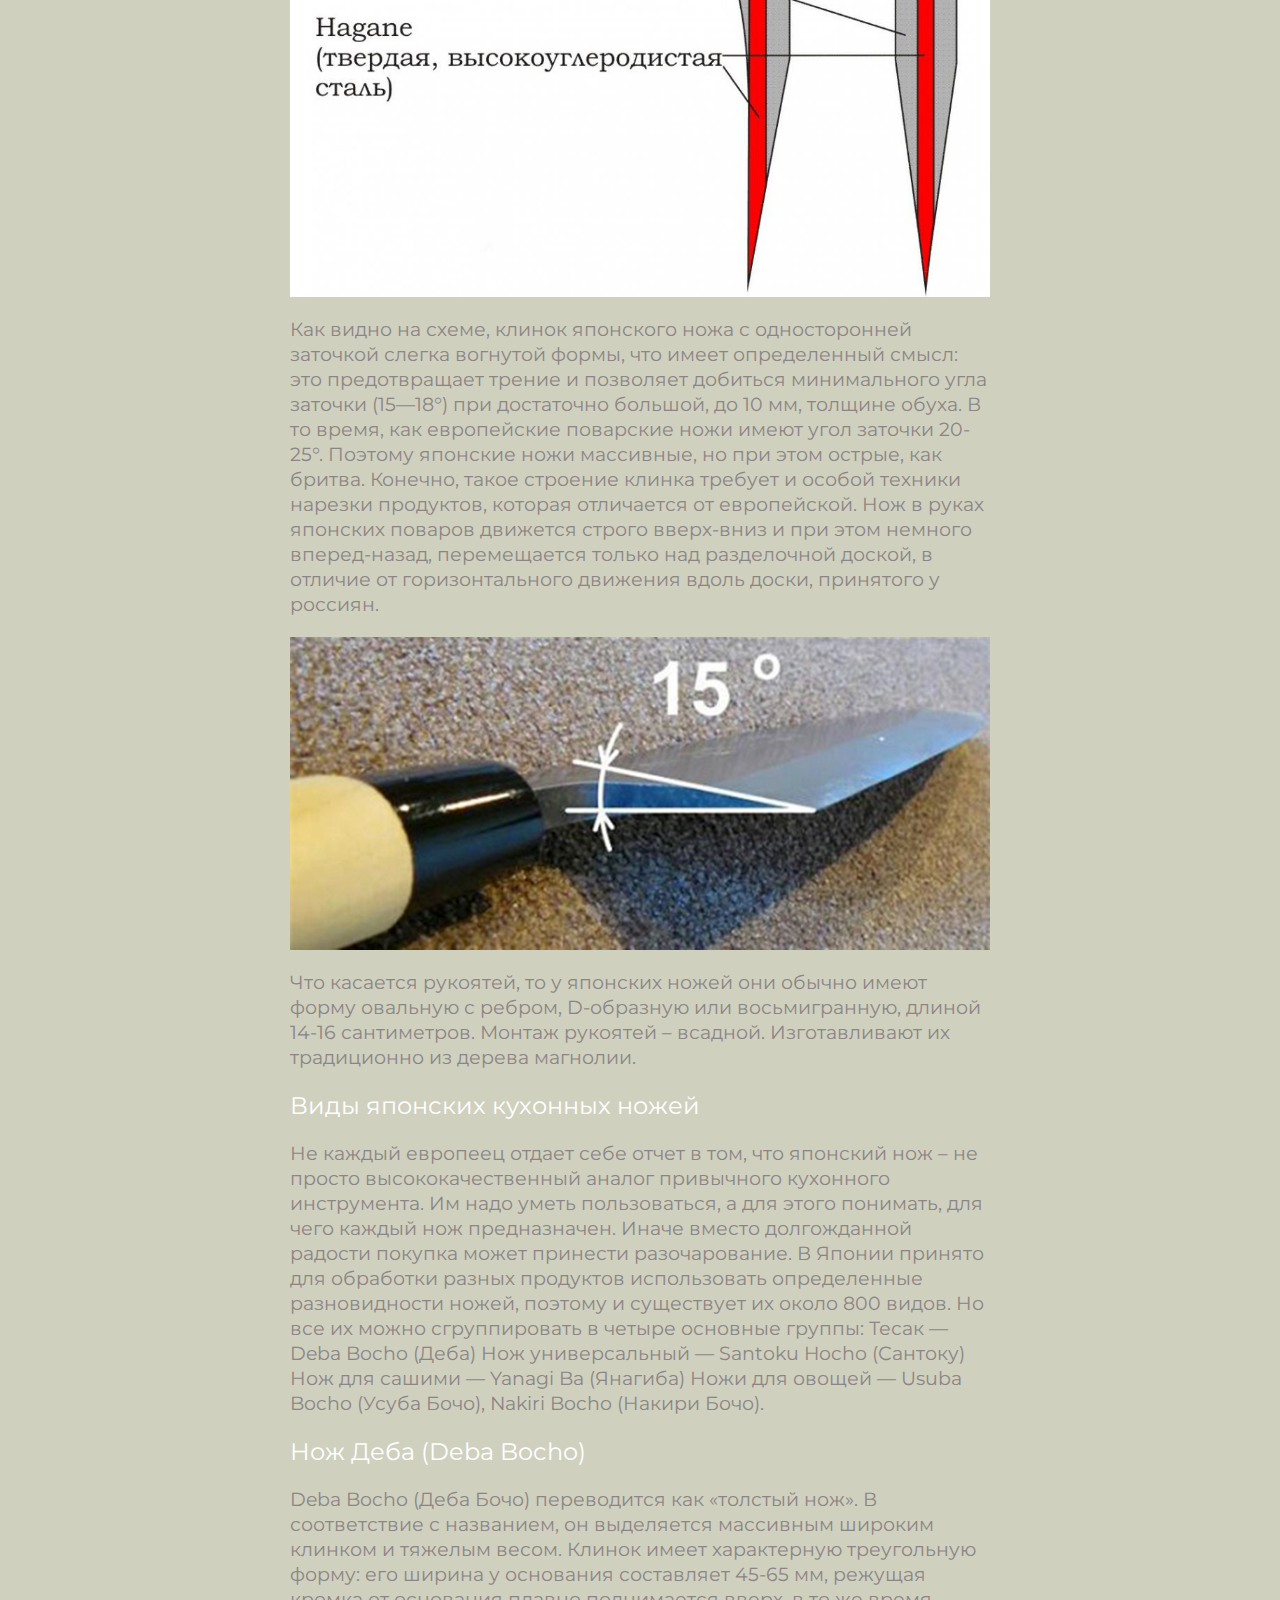
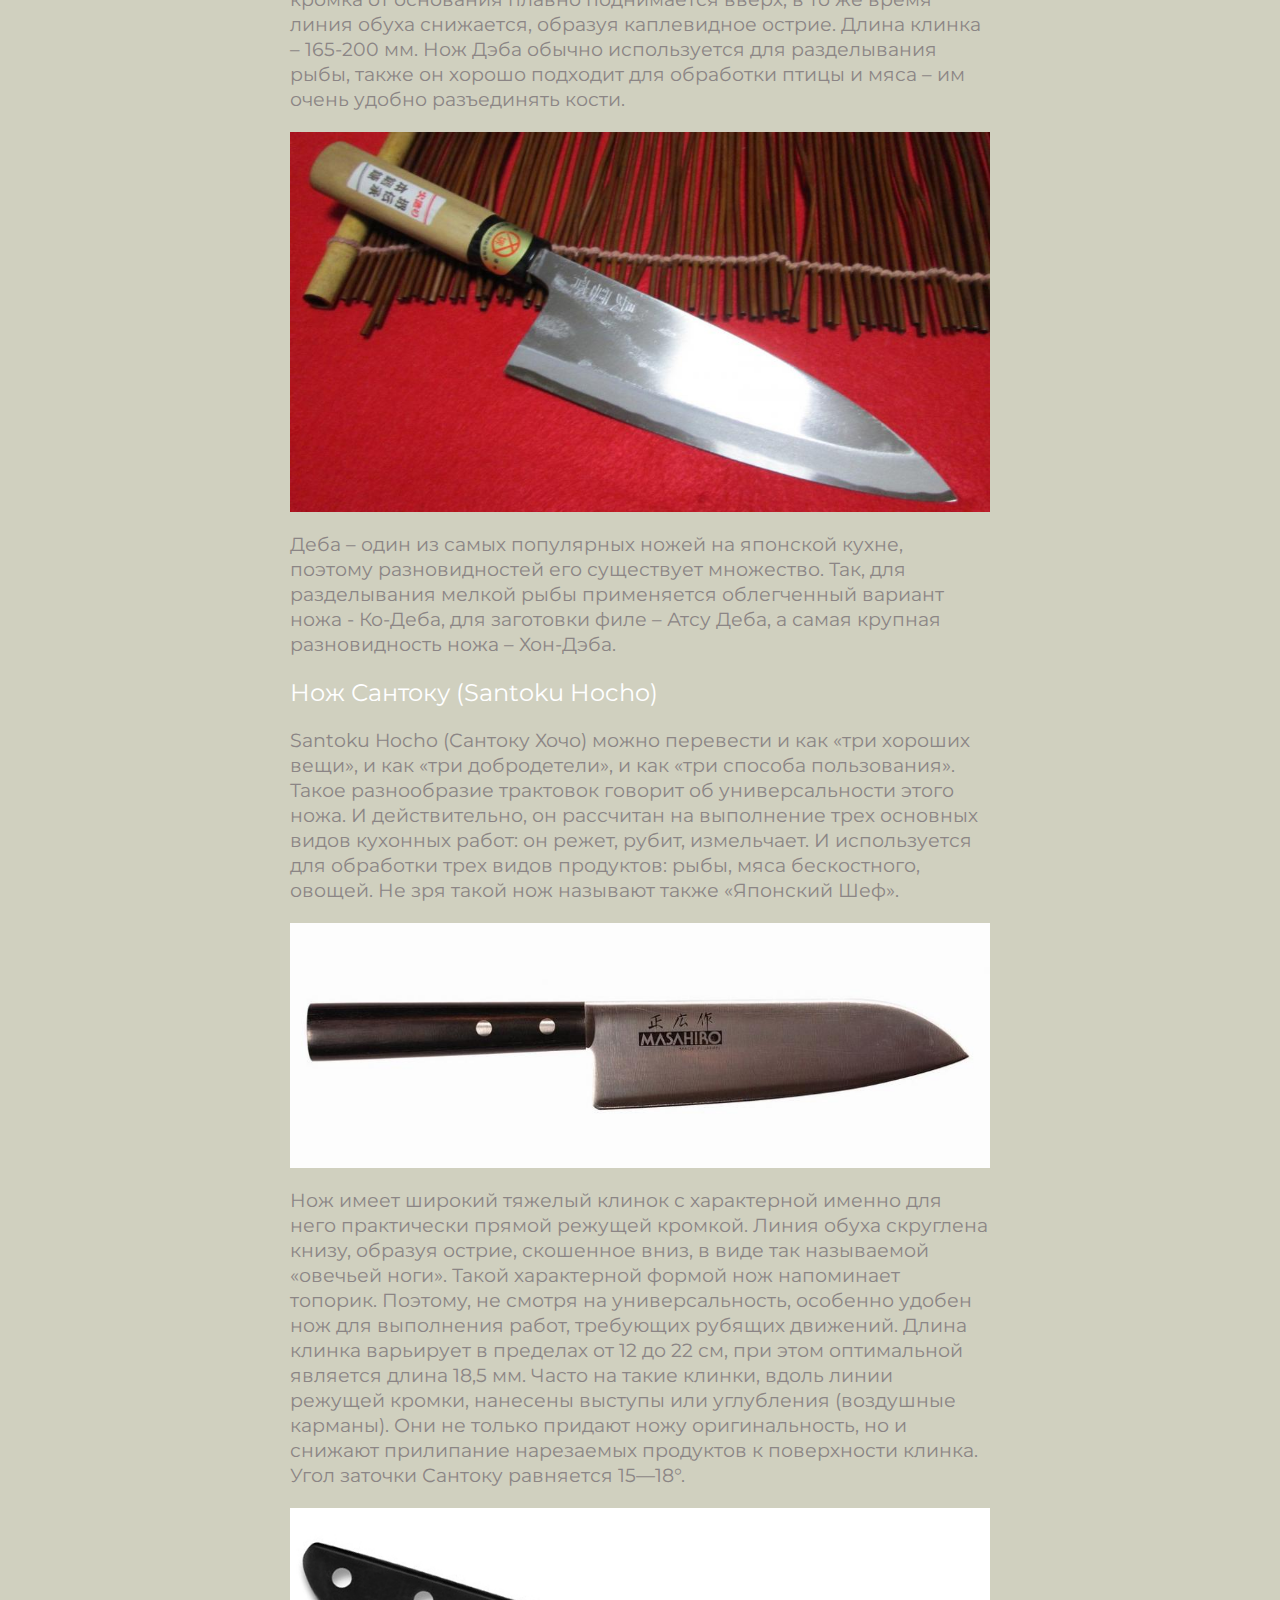
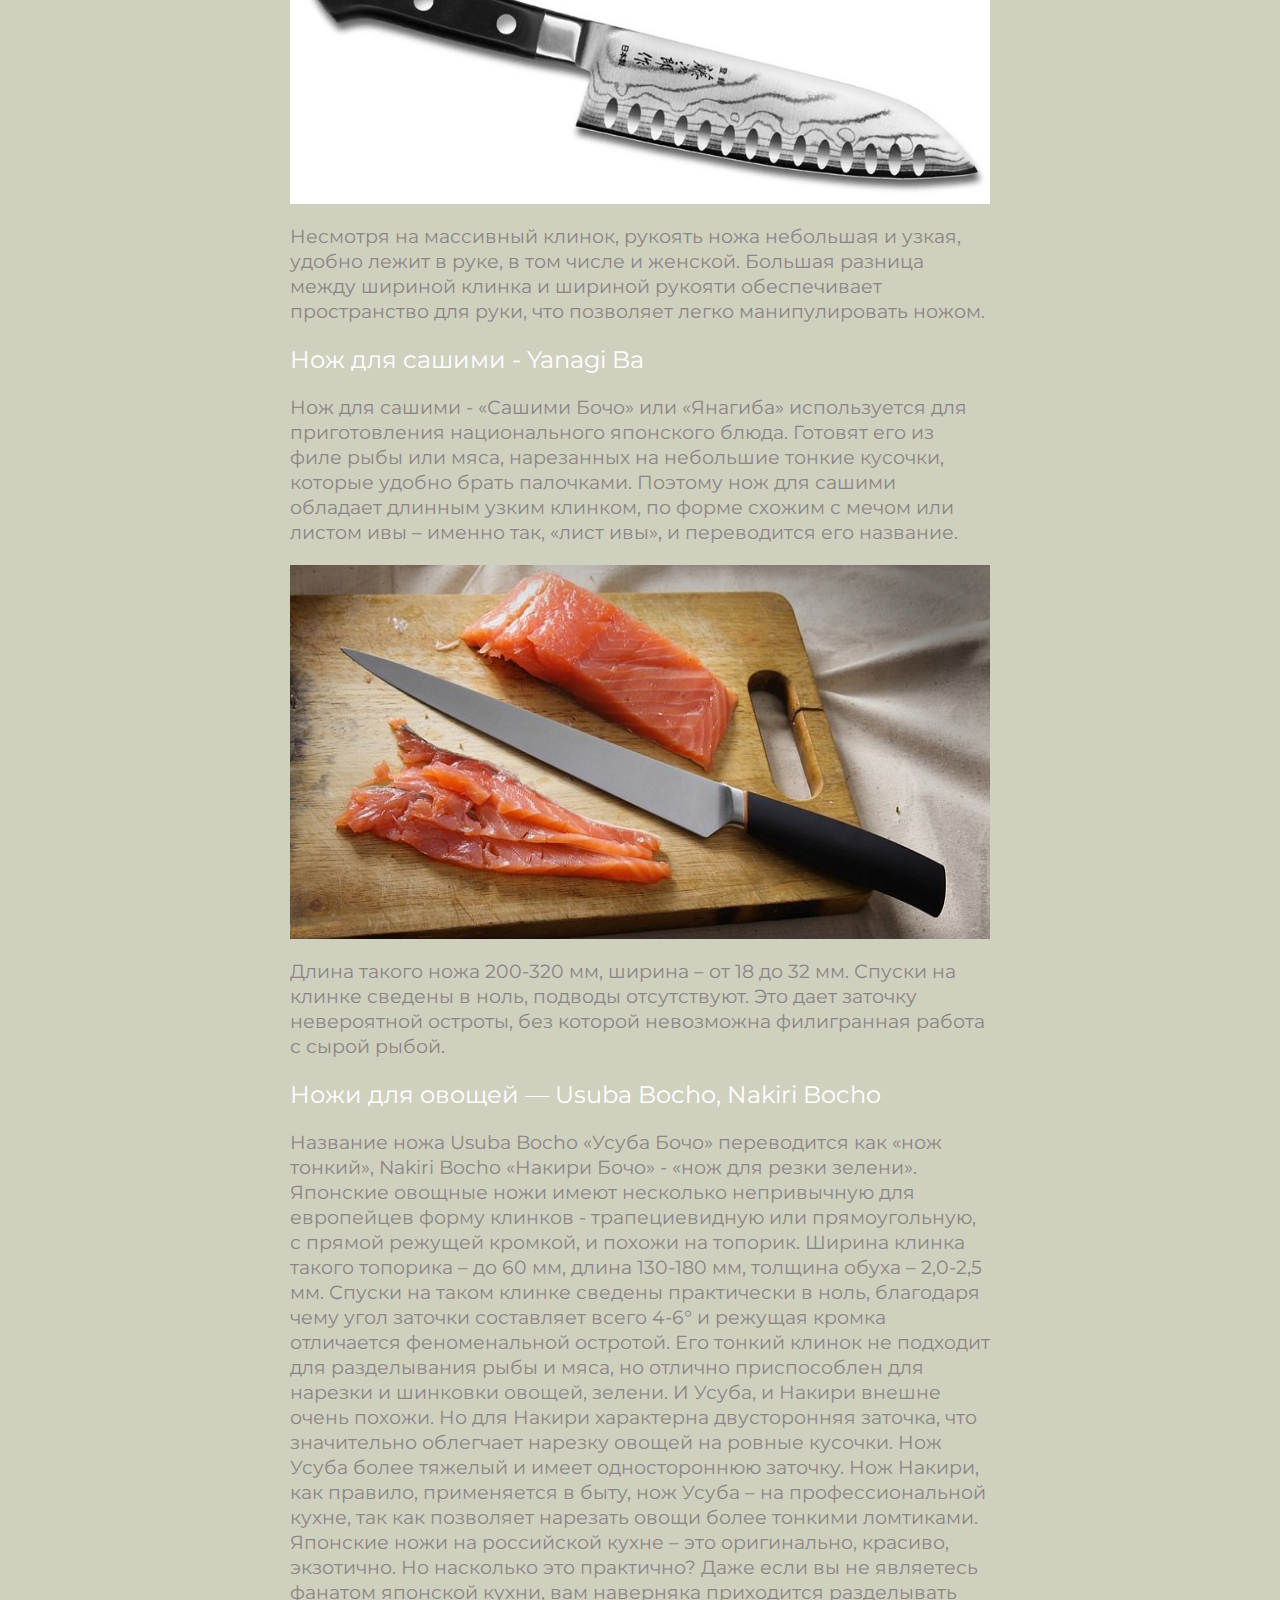
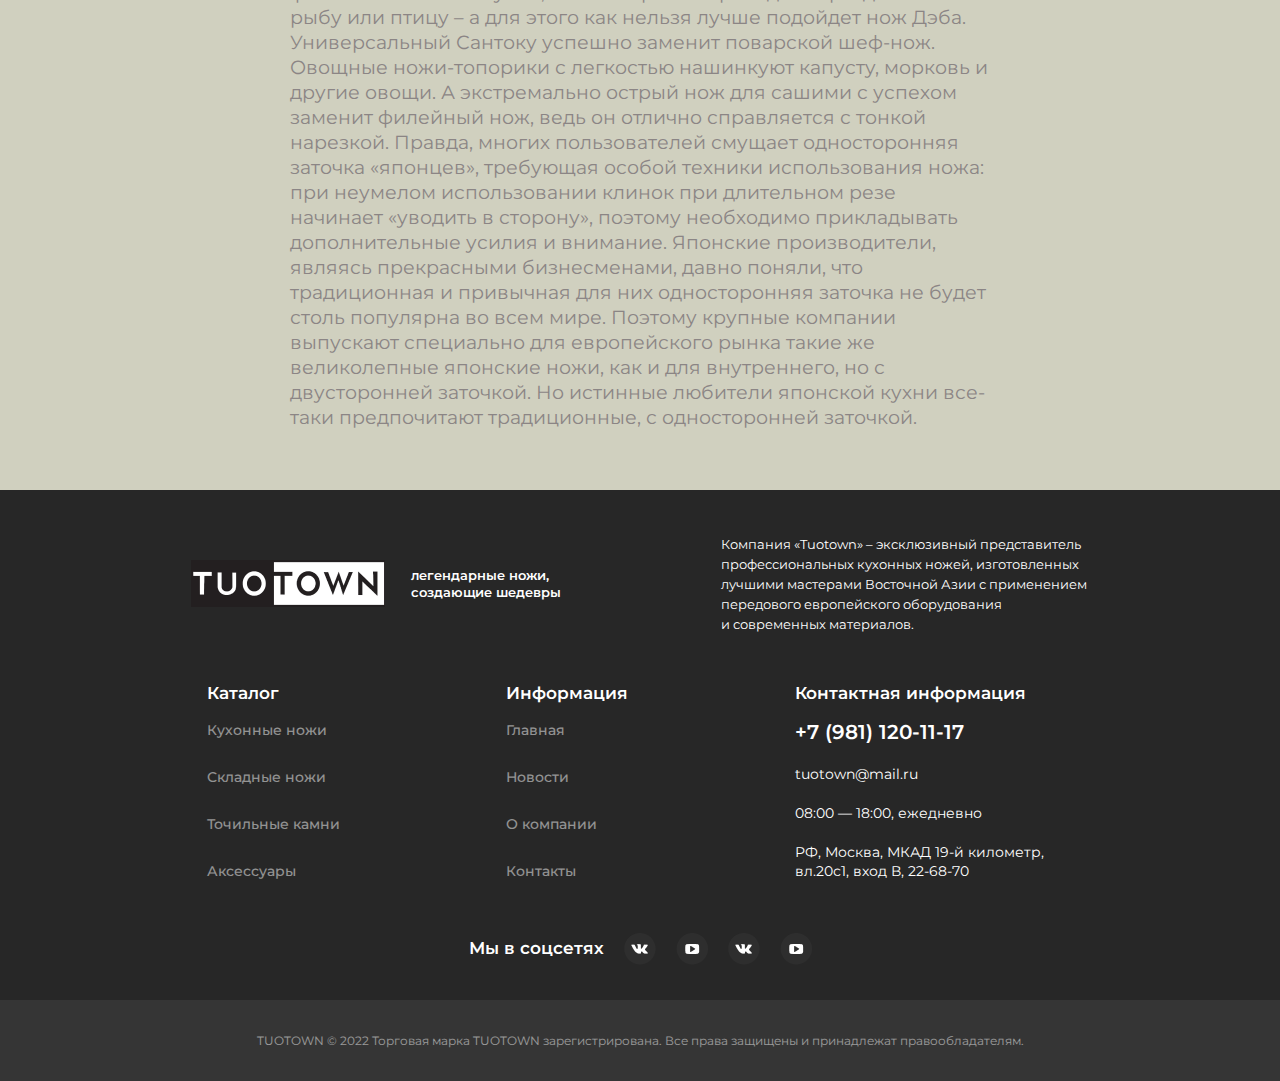
<file: articles.html>
<!DOCTYPE html>
<html lang="ru">
    <head>
        <meta charset="UTF-8">
        <meta http-equiv="X-UA-Compatible" content="IE=edge">
        <meta name="viewport" content="width=device-width, initial-scale=1.0">
        <title>TuoTown</title>
        <link rel="icon" type="image/x-icon" href="images/favicon.ico">
        <link rel="preconnect" href="https://fonts.googleapis.com">
        <link rel="preconnect" href="https://fonts.gstatic.com" crossorigin>
        <link href="https://fonts.googleapis.com/css2?family=Montserrat:wght@400;500;600&display=swap" rel="stylesheet">
        <link href="https://fonts.googleapis.com/css2?family=Jura:wght@400;500;600&display=swap" rel="stylesheet">
        <link rel="stylesheet" href="css/style.css">
    </head>

    <body>
        <div class="wrapper">
        
            <header class="header">
                <div class="header__conteiner">

                    <div class="header__items">

                        <div class="header-menu__block">

                            <div class="navigatsiya">
                                <div class="mobile-menu">
                                    <span></span>
                                    <span></span>
                                    <span></span>
                                </div>

                                <nav class="header__menu">
                                    <ul class="menu__list">
                                        <li class="menu__item">
                                            <a class="menu__link" href="product.html">
                                                Кухонные ножи TUOTOWN
                                            </a>
                                        </li>
                                        <li class="menu__item">
                                            <a class="menu__link" href="catalog-k1.html">
                                                Складные ножи TUOTOWN
                                            </a>
                                        </li>
                                        <li class="menu__item">
                                            <a class="menu__link" href="catalog-k2.html">
                                                Кухонные ножи QXF
                                            </a>
                                        </li>
                                        <li class="menu__item">
                                            <a class="menu__link" href="catalog-k3.html">
                                                Точильные камни
                                            </a> 
                                        </li>
                                        <li class="menu__item">
                                            <a class="menu__link" href="catalog-k4.html">
                                                Наборы для BBQ
                                            </a>
                                        </li>
                                        <li class="menu__item">
                                            <a class="menu__link" href="catalog-k5.html">
                                                Кухонные принадлежности
                                            </a>
                                        </li>
                                        <li class="menu__item">
                                            <a class="menu__link" href="catalog-k6.html">
                                                Туристические товары
                                            </a>
                                        </li>
                                        <li class="menu__item-small">
                                            <a class="menu__link" href="index.html#news">
                                                Новости
                                            </a>
                                        </li>
                                        <li class="menu__item-small">
                                            <a class="menu__link" href="index.html#about">
                                                О компании
                                            </a>
                                        </li>
                                        <li class="menu__item-small">
                                            <a class="menu__link" href="#contact">Контакты</a>
                                        </li>
                                        <li class="menu__item-small">
                                            <a class="menu__link" href="map.html">
                                                Как проехать
                                            </a>
                                        </li>
                                        <li class="menu__item-mobile">
                                            <a class="menu__link" href="service.html">
                                                Сервис
                                            </a>
                                        </li>
                                        <li class="menu__item-mobile">
                                            <a class="menu__link" href="#">Поиск</a>
                                        </li>
                                    </ul>
                                </nav> 
                            </div>

                            <div class="header-map">
                                <a href="map.html" class="header-map__link">
                                    <svg width="23" height="23" viewBox="0 0 23 23" fill="none" xmlns="http://www.w3.org/2000/svg">
                                        <path d="M20.125 9.58333C20.125 16.2917 11.5 22.0417 11.5 22.0417C11.5 22.0417 2.875 16.2917 2.875 9.58333C2.875 7.29584 3.7837 5.10203 5.4012 3.48453C7.0187 1.86703 9.21251 0.958328 11.5 0.958328C13.7875 0.958328 15.9813 1.86703 17.5988 3.48453C19.2163 5.10203 20.125 7.29584 20.125 9.58333Z" stroke="white" stroke-width="1.3" stroke-linecap="round" stroke-linejoin="round"/>
                                        <path d="M11.5 12.4583C13.0878 12.4583 14.375 11.1711 14.375 9.58333C14.375 7.99551 13.0878 6.70833 11.5 6.70833C9.91218 6.70833 8.625 7.99551 8.625 9.58333C8.625 11.1711 9.91218 12.4583 11.5 12.4583Z" stroke="white" stroke-width="1.3" stroke-linecap="round" stroke-linejoin="round"/>
                                    </svg>
                                </a>
                            </div>

                            <div class="header-call">
                                <a href="tel:+79811201117" class="header-call__link">8 981 120-11-17</a>

                                <a href="tel:+79811201117" class="header-call__mobile-link">
                                    <svg width="24" height="24" viewBox="0 0 24 24" fill="none" xmlns="http://www.w3.org/2000/svg">
                                    <path d="M21.9999 16.92V19.92C22.0011 20.1985 21.944 20.4741 21.8324 20.7293C21.7209 20.9845 21.5572 21.2136 21.352 21.4018C21.1468 21.5901 20.9045 21.7335 20.6407 21.8227C20.3769 21.9119 20.0973 21.945 19.8199 21.92C16.7428 21.5856 13.7869 20.5341 11.1899 18.85C8.77376 17.3146 6.72527 15.2661 5.18993 12.85C3.49991 10.2412 2.44818 7.27097 2.11993 4.17997C2.09494 3.90344 2.12781 3.62474 2.21643 3.3616C2.30506 3.09846 2.4475 2.85666 2.6347 2.6516C2.82189 2.44653 3.04974 2.28268 3.30372 2.1705C3.55771 2.05831 3.83227 2.00024 4.10993 1.99997H7.10993C7.59524 1.9952 8.06572 2.16705 8.43369 2.48351C8.80166 2.79996 9.04201 3.23942 9.10993 3.71997C9.23656 4.68004 9.47138 5.6227 9.80993 6.52997C9.94448 6.8879 9.9736 7.27689 9.89384 7.65086C9.81408 8.02482 9.6288 8.36809 9.35993 8.63998L8.08993 9.90997C9.51349 12.4135 11.5864 14.4864 14.0899 15.91L15.3599 14.64C15.6318 14.3711 15.9751 14.1858 16.3491 14.1061C16.723 14.0263 17.112 14.0554 17.4699 14.19C18.3772 14.5285 19.3199 14.7634 20.2799 14.89C20.7657 14.9585 21.2093 15.2032 21.5265 15.5775C21.8436 15.9518 22.0121 16.4296 21.9999 16.92Z" stroke="white" stroke-linecap="round" stroke-linejoin="round"/>
                                    </svg>
                                </a>
                            </div>

                            <div class="header-basket__mobile">
                                <a href="basket.html" class="header-basket__mobile-link">
                                    <svg width="19" height="20" viewBox="0 0 19 20" fill="none" xmlns="http://www.w3.org/2000/svg">
                                    <path d="M9.96812 0C10.3023 0.0664498 10.6486 0.112453 10.9767 0.204461C12.8663 0.751393 14.0632 2.0855 14.1908 3.76719C14.1908 3.79786 14.203 3.82853 14.2091 3.88987C14.2941 3.88987 14.3792 3.88987 14.4582 3.88987C15.2602 3.88987 16.0683 3.88987 16.8703 3.88987C17.3685 3.88987 17.6116 4.07388 17.6602 4.48792C17.8242 6.02137 17.9822 7.55994 18.1402 9.09339C18.3346 10.9182 18.529 12.7481 18.7234 14.5729C18.8206 15.4675 18.9482 16.362 18.9968 17.2565C19.0455 18.1766 18.529 18.882 17.6602 19.4084C16.9736 19.8225 16.1898 19.9912 15.3453 19.9912C12.3073 19.986 9.26332 19.9912 6.22539 19.9912C5.27148 19.9912 4.32364 20.0167 3.36973 19.9809C2.16671 19.94 1.17634 19.5209 0.47762 18.6724C-0.00237289 18.0897 -0.0509798 17.4354 0.0340823 16.7505C0.210282 15.3346 0.343951 13.9136 0.489772 12.4926C0.635593 11.0971 0.787489 9.70678 0.93331 8.31133C1.06698 7.07434 1.19457 5.83736 1.32217 4.60037C1.32824 4.54414 1.32824 4.4828 1.34039 4.42658C1.40115 4.06877 1.63811 3.88987 2.07557 3.88476C2.88974 3.87964 3.69783 3.88476 4.51199 3.88476C4.60313 3.88476 4.69427 3.88476 4.79148 3.88476C4.82794 3.27648 4.96768 2.71422 5.2897 2.19284C6.05526 0.981412 7.24005 0.265799 8.84408 0.0408922C8.91092 0.0306691 8.97775 0.0153346 9.04459 0C9.34838 0 9.65825 0 9.96812 0ZM4.80971 5.00929C4.06238 5.00929 3.34543 5.00929 2.61632 5.00929C2.61025 5.05018 2.5981 5.08085 2.5981 5.11663C2.41582 6.86477 2.22747 8.61802 2.04519 10.3662C1.80823 12.6459 1.57128 14.9308 1.32824 17.2105C1.28571 17.6296 1.44976 17.9772 1.77785 18.2788C2.28823 18.7388 2.94442 18.8973 3.66745 18.8973C7.556 18.9024 11.4506 18.9024 15.3392 18.8973C15.7766 18.8973 16.1959 18.836 16.5969 18.6724C17.2348 18.4117 17.7938 17.8545 17.6845 17.1389C17.6176 16.7096 17.5872 16.27 17.5447 15.8355C17.3867 14.302 17.2227 12.7635 17.0647 11.23C16.8824 9.50232 16.7002 7.76951 16.5179 6.04182C16.4814 5.69935 16.4389 5.35687 16.4025 5.01951C15.6612 5.01951 14.9382 5.01951 14.203 5.01951C14.203 5.09107 14.203 5.15241 14.203 5.20864C14.203 5.70446 14.2091 6.20027 14.1969 6.69098C14.1908 7.00278 13.8992 7.2328 13.5407 7.22769C13.1944 7.22258 12.9149 6.99767 12.8967 6.69609C12.8906 6.59386 12.8967 6.48652 12.8967 6.38429C12.8967 5.92936 12.8967 5.47444 12.8967 5.01951C10.6243 5.01951 8.38232 5.01951 6.1221 5.01951C6.1221 5.07063 6.1221 5.11152 6.1221 5.1473C6.1221 5.65334 6.12817 6.16449 6.1221 6.67053C6.11602 6.99767 5.83046 7.2328 5.4659 7.22769C5.10743 7.22769 4.83401 6.99256 4.82186 6.68076C4.81579 6.58364 4.82186 6.48652 4.82186 6.3894C4.80971 5.92936 4.80971 5.47444 4.80971 5.00929ZM12.8906 3.87964C12.8055 2.81134 12.2526 1.99349 11.159 1.47723C9.97419 0.920074 8.77725 0.960966 7.64106 1.58457C6.675 2.11617 6.18285 2.89823 6.1221 3.87964C8.38839 3.87964 10.6304 3.87964 12.8906 3.87964Z" fill="white"/>
                                    </svg>
                                </a>
                            </div>
                        </div>

                        <div class="header__logo">
                            <a href="index.html">
                                <img src="images/header-logo.png" alt="#">
                            </a>
                        </div> 

                        <div class="header-elements__block">

                            <div class="header-basket">
                                <a href="basket.html" class="header-basket__link">
                                    <svg width="19" height="20" viewBox="0 0 19 20" fill="none" xmlns="http://www.w3.org/2000/svg">
                                    <path d="M9.96812 0C10.3023 0.0664498 10.6486 0.112453 10.9767 0.204461C12.8663 0.751393 14.0632 2.0855 14.1908 3.76719C14.1908 3.79786 14.203 3.82853 14.2091 3.88987C14.2941 3.88987 14.3792 3.88987 14.4582 3.88987C15.2602 3.88987 16.0683 3.88987 16.8703 3.88987C17.3685 3.88987 17.6116 4.07388 17.6602 4.48792C17.8242 6.02137 17.9822 7.55994 18.1402 9.09339C18.3346 10.9182 18.529 12.7481 18.7234 14.5729C18.8206 15.4675 18.9482 16.362 18.9968 17.2565C19.0455 18.1766 18.529 18.882 17.6602 19.4084C16.9736 19.8225 16.1898 19.9912 15.3453 19.9912C12.3073 19.986 9.26332 19.9912 6.22539 19.9912C5.27148 19.9912 4.32364 20.0167 3.36973 19.9809C2.16671 19.94 1.17634 19.5209 0.47762 18.6724C-0.00237289 18.0897 -0.0509798 17.4354 0.0340823 16.7505C0.210282 15.3346 0.343951 13.9136 0.489772 12.4926C0.635593 11.0971 0.787489 9.70678 0.93331 8.31133C1.06698 7.07434 1.19457 5.83736 1.32217 4.60037C1.32824 4.54414 1.32824 4.4828 1.34039 4.42658C1.40115 4.06877 1.63811 3.88987 2.07557 3.88476C2.88974 3.87964 3.69783 3.88476 4.51199 3.88476C4.60313 3.88476 4.69427 3.88476 4.79148 3.88476C4.82794 3.27648 4.96768 2.71422 5.2897 2.19284C6.05526 0.981412 7.24005 0.265799 8.84408 0.0408922C8.91092 0.0306691 8.97775 0.0153346 9.04459 0C9.34838 0 9.65825 0 9.96812 0ZM4.80971 5.00929C4.06238 5.00929 3.34543 5.00929 2.61632 5.00929C2.61025 5.05018 2.5981 5.08085 2.5981 5.11663C2.41582 6.86477 2.22747 8.61802 2.04519 10.3662C1.80823 12.6459 1.57128 14.9308 1.32824 17.2105C1.28571 17.6296 1.44976 17.9772 1.77785 18.2788C2.28823 18.7388 2.94442 18.8973 3.66745 18.8973C7.556 18.9024 11.4506 18.9024 15.3392 18.8973C15.7766 18.8973 16.1959 18.836 16.5969 18.6724C17.2348 18.4117 17.7938 17.8545 17.6845 17.1389C17.6176 16.7096 17.5872 16.27 17.5447 15.8355C17.3867 14.302 17.2227 12.7635 17.0647 11.23C16.8824 9.50232 16.7002 7.76951 16.5179 6.04182C16.4814 5.69935 16.4389 5.35687 16.4025 5.01951C15.6612 5.01951 14.9382 5.01951 14.203 5.01951C14.203 5.09107 14.203 5.15241 14.203 5.20864C14.203 5.70446 14.2091 6.20027 14.1969 6.69098C14.1908 7.00278 13.8992 7.2328 13.5407 7.22769C13.1944 7.22258 12.9149 6.99767 12.8967 6.69609C12.8906 6.59386 12.8967 6.48652 12.8967 6.38429C12.8967 5.92936 12.8967 5.47444 12.8967 5.01951C10.6243 5.01951 8.38232 5.01951 6.1221 5.01951C6.1221 5.07063 6.1221 5.11152 6.1221 5.1473C6.1221 5.65334 6.12817 6.16449 6.1221 6.67053C6.11602 6.99767 5.83046 7.2328 5.4659 7.22769C5.10743 7.22769 4.83401 6.99256 4.82186 6.68076C4.81579 6.58364 4.82186 6.48652 4.82186 6.3894C4.80971 5.92936 4.80971 5.47444 4.80971 5.00929ZM12.8906 3.87964C12.8055 2.81134 12.2526 1.99349 11.159 1.47723C9.97419 0.920074 8.77725 0.960966 7.64106 1.58457C6.675 2.11617 6.18285 2.89823 6.1221 3.87964C8.38839 3.87964 10.6304 3.87964 12.8906 3.87964Z" fill="white"/>
                                    </svg>
                                </a>
                            </div>

                            <div class="header-service">
                                <a href="service.html" class="header-service__link">
                                    <svg width="24" height="23" viewBox="0 0 24 23" fill="none" xmlns="http://www.w3.org/2000/svg">
                                        <path d="M4.38175 3.83333H19.7151C20.7693 3.83333 21.6318 4.69583 21.6318 5.74999V17.25C21.6318 18.3042 20.7693 19.1667 19.7151 19.1667H4.38175C3.32759 19.1667 2.46509 18.3042 2.46509 17.25V5.74999C2.46509 4.69583 3.32759 3.83333 4.38175 3.83333Z" stroke="white" stroke-width="1.3" stroke-linecap="round" stroke-linejoin="round"/>
                                        <path d="M21.6318 5.75L12.0484 12.4583L2.46509 5.75" stroke="white" stroke-width="1.3" stroke-linecap="round" stroke-linejoin="round"/>
                                    </svg> 
                                </a>
                            </div>

                            <div class="header-search">
                                <a href="#" class="header-search__link">
                                    <svg width="24" height="23" viewBox="0 0 24 23" fill="none" xmlns="http://www.w3.org/2000/svg">
                                        <path d="M11.09 18.2083C15.3242 18.2083 18.7567 14.7759 18.7567 10.5417C18.7567 6.30748 15.3242 2.875 11.09 2.875C6.85582 2.875 3.42334 6.30748 3.42334 10.5417C3.42334 14.7759 6.85582 18.2083 11.09 18.2083Z" stroke="white" stroke-width="1.3" stroke-linecap="round" stroke-linejoin="round"/>
                                        <path d="M20.6734 20.125L16.5046 15.9563" stroke="white" stroke-width="1.3" stroke-linecap="round" stroke-linejoin="round"/>
                                    </svg>
                                </a>
                            </div>
                        </div>
                    </div> 

                </div>
            </header>

            <main class="main">

               <div class="articles-block">
                    <div class="articles-block__conteiner">

                        <div class="article-01" id="article-01">
                            <div class="article-title">
                                 <h3>
                                    Традиционные виды японских ножей
                                </h3>
                            </div>

                            <p class="article-text">
                                Для традиционной японской кухни характерно правило: «не сотвори, а найди и открой». Японские повара при приготовлении пищи стараются максимально сохранить истинный вкус продукта, не изменяя его большим количеством соусов, сочетанием с другими продуктами и длительной термообработкой. При этом огромное внимание уделяется эстетической составляющей при подаче блюд – ведь человек при приеме пищи должен получать наслаждение. Недаром национальные японские блюда просто поражают особым искусством нарезки. Поэтому и ножи на японской кухне в особом почете – именно от них зависит качество обработки и нарезки продуктов.
                            </p>

                            <div class="article-image">
                                <img src="images/japan-knives.jpg" alt="#">
                            </div>

                            <p class="article-text">
                                Японские повара очень трепетно относятся к ножам. Каждый профессионал имеет свой личный нож, как и их предки, имевшие личные мечи. При смене работы он забирает его с собой. Недаром японская мудрость гласит: «В ноже заключается душа и сердце повара».
                                Стремящиеся во всем достичь совершенства японцы оттачивали мастерство изготовления ножей долгие века. Может, именно поэтому японские кухонные ножи считаются лучшими в мире. Ведь своими историческими корнями ножи уходят в далекий XIV век, город Сакаи. Правда, изготавливали тогда не ножи, а легендарные самурайские мечи-катаны, и первые кухонные ножи были изготовлены руками мастеров-саблистов. Поэтому современные японские кухонные ножи сочетают в себе остроту и форму самурайских мечей с современными технологиями, а особая техника затачивания придает им невероятную остроту.
                                Резкий скачок в разработке новых моделей ножей, усовершенствовании технологии производства произошел после окончания Второй Мировой Войны. По требованию американского командования на территории Японии было полностью запрещено изготовление холодного оружия. Поэтому известные мастера мечей вынуждены были переключиться на изготовление бытовых ножей, внеся в их разработку и изготовление весь свой профессионализм и традиции предков.
                            </p>

                            <div class="article-caption">
                                <h4>
                                    Особенности японских ножей 
                                </h4>
                            </div>

                            <p class="article-text">
                                На первый взгляд, японские кухонные ножи мало отличаются от привычных европейских. Такое же разнообразие форм и размеров, деление на универсальные и специализированные. Но на самом деле отличия достаточно ощутимые, и именно они позволяют считать японские кухонные ножи лучшими в мире.
                            </p>

                            <div class="article-image">
                                <img src="images/osobennosti-yaponskikh-kukhonnykh-nozhei.jpg" alt="#">
                            </div>

                            <p class="article-text">
                                Для традиционного японского ножа характерны: массивный обух, которым можно и мясо отбить, и орех расколоть, листообразная форма клинка, перешедшая от самурайского меча, и односторонняя заточка. Именно на заточку обычно обращают внимание пользователи. Лезвие такого ножа более тонкое, чем у аналога из Европы, поэтому он лучше приспособлен для осуществления мелкой и тонкой работы. Однако, пользоваться таким ножом сложнее, чем привычным нам европейским, требуются определенные навыки, сноровка. Зато и результаты поражают! Кроме того, надо иметь в виду, что ножи с односторонней заточкой делают отдельно под правую и левую руки.
                                Но главное отличие японского ножа заключается в качестве стали и строении клинка. Для его изготовления используется высокоуглеродистая сталь с твердостью в пределах 58-61 HRC, в то время, как европейцы делают ножи твердостью 56-58 HRC. Поэтому японские клинки не требуют частой заточки, ими гораздо эффективнее и быстрее нарезать продукты, а служат они до 10 раз дольше европейских.
                                В зависимости от технологии изготовления, японцы делят свои ножи на две категории: Honuaki (хонияки) и Kasaumi (касуми).
                            </p>

                            <p class="article-text">
                                <span>Ножи Honuaki</span> изготавливают из однородной высокоуглеродистой стали высокой твердости - 64 HRC и более. При неправильном обращении они подвержены выкрашиванию и сколам, к тому же их трудно заточить. Зато и заточку они держат очень долго. Выковывают нож хонияки из цельного куска стали и закаливают до высокой твердости. Причем, закален клинок может быть как полностью, так и частично. Во втором случае часть клинка вдоль режущей кромки закаливается до высоких значений твердости, а сталь у обуха остается более мягкой.
                                
                                Истинно японские ножи производят по технологии <span>Kasaumi</span>, заимствованной у мастеров, изготавливающих знаменитые японские мячи. Сердцевина ножа делается из высокоуглеродистой стали с твердостью 60-62 HRC. Далее стержень оборачивается листом более мягкой, пластичной стали и подвергается ковке – получается клинок из трехслойной, или ламинированной стали. Таких листов, или обкладок, может быть наложено несколько (обычно 16,32, 64 и более слоев), а сама технология близка изготовлению легендарной дамасской стали.

                                Остается не покрыта обкладками только режущая кромка ножа. И хотя видимая «неровность», возникающая при сплавлении двух видов сталей, может смутить неспециалиста, на самом деле при такой технологии достигается просто идеальный баланс: твердая, но хрупкая режущая кромка, которая превосходно держит заточку, и гибкий, эластичный клинок, которому не страшны поперечные нагрузки «на излом». Кроме того, обкладки увеличивают сопротивление коррозии и позволяют легче осуществлять заточку или правку ножа.

                                Если посмотреть в разрезе, лезвие традиционного японского ножа выглядит таким образом:
                            </p>

                            <div class="article-image">
                                 <img src="images/stroenie-klinka-yaponskogo-nozha.jpg" alt="#">
                            </div>

                            <p class="article-text">
                                Как видно на схеме, клинок японского ножа с односторонней заточкой слегка вогнутой формы, что имеет определенный смысл: это предотвращает трение и позволяет добиться минимального угла заточки (15—18°) при достаточно большой, до 10 мм, толщине обуха. В то время, как европейские поварские ножи имеют угол заточки 20-25°. Поэтому японские ножи массивные, но при этом острые, как бритва. Конечно, такое строение клинка требует и особой техники нарезки продуктов, которая отличается от европейской. Нож в руках японских поваров движется строго вверх-вниз и при этом немного вперед-назад, перемещается только над разделочной доской, в отличие от горизонтального движения вдоль доски, принятого у россиян.  
                            </p>

                            <div class="article-image">
                                <img src="images/ugol-zatochki.jpg" alt="#">
                            </div>

                            <p class="article-text">
                                Что касается рукоятей, то у японских ножей они обычно имеют форму овальную с ребром, D-образную или восьмигранную, длиной 14-16 сантиметров. Монтаж рукоятей – всадной. Изготавливают их традиционно из дерева магнолии. 
                            </p>

                            <div class="article-caption">
                                <h4>
                                    Виды японских кухонных ножей 
                                </h4>
                            </div>

                            <p class="article-text">
                                Не каждый европеец отдает себе отчет в том, что японский нож – не просто высококачественный аналог привычного кухонного инструмента. Им надо уметь пользоваться, а для этого понимать, для чего каждый нож предназначен. Иначе вместо долгожданной радости покупка может принести разочарование.

                                В Японии принято для обработки разных продуктов использовать определенные разновидности ножей, поэтому и существует их около 800 видов. Но все их можно сгруппировать в четыре основные группы:

                                Тесак — Deba Bocho (Деба)
                                Нож универсальный — Santoku Hocho (Сантоку)
                                Нож для сашими — Yanagi Ba (Янагиба)
                                Ножи для овощей — Usuba Bocho (Усуба Бочо), Nakiri Bocho (Накири Бочо).
                            </p>

                            <div class="article-caption">
                                <h4>
                                    Нож Деба (Deba Bocho) 
                                </h4>
                            </div>

                            <p class="article-text">
                                Deba Bocho (Деба Бочо) переводится как «толстый нож». В соответствие с названием, он выделяется массивным широким клинком и тяжелым весом. Клинок имеет характерную треугольную форму: его ширина у основания составляет 45-65 мм, режущая кромка от основания плавно поднимается вверх, в то же время линия обуха снижается, образуя каплевидное острие. Длина клинка – 165-200 мм. Нож Дэба обычно используется для разделывания рыбы, также он хорошо подходит для обработки птицы и мяса – им очень удобно разъединять кости. 
                            </p>

                            <div class="article-image">
                                <img src="images/nozn-deba.jpg" alt="#">
                            </div>

                            <p class="article-text">
                                Деба – один из самых популярных ножей на японской кухне, поэтому разновидностей его существует множество. Так, для разделывания мелкой рыбы применяется облегченный вариант ножа - Ко-Деба, для заготовки филе – Атсу Деба, а самая крупная разновидность ножа – Хон-Дэба.
                            </p>

                            <div class="article-caption">
                                <h4>
                                    Нож Сантоку (Santoku Hocho) 
                                </h4>
                            </div>

                            <p class="article-text">
                                Santoku Hocho (Сантоку Хочо) можно перевести и как «три хороших вещи», и как «три добродетели», и как «три способа пользования». Такое разнообразие трактовок говорит об универсальности этого ножа. И действительно, он рассчитан на выполнение трех основных видов кухонных работ: он режет, рубит, измельчает. И используется для обработки трех видов продуктов: рыбы, мяса бескостного, овощей. Не зря такой нож называют также «Японский Шеф». 
                            </p>

                            <div class="article-image">
                                <img src="images/nozh-santoku-masahiro.jpg" alt="#">
                            </div>

                            <p class="article-text">
                                Нож имеет широкий тяжелый клинок с характерной именно для него практически прямой режущей кромкой. Линия обуха скруглена книзу, образуя острие, скошенное вниз, в виде так называемой «овечьей ноги». Такой характерной формой нож напоминает топорик. Поэтому, не смотря на универсальность, особенно удобен нож для выполнения работ, требующих рубящих движений. Длина клинка варьирует в пределах от 12 до 22 см, при этом оптимальной является длина 18,5 мм. Часто на такие клинки, вдоль линии режущей кромки, нанесены выступы или углубления (воздушные карманы). Они не только придают ножу оригинальность, но и снижают прилипание нарезаемых продуктов к поверхности клинка. Угол заточки Сантоку равняется 15—18°. 
                            </p>

                            <div class="article-image">
                                <img src="images/nozh-santoku.jpg" alt="#">
                            </div>

                            <p class="article-text">
                                Несмотря на массивный клинок, рукоять ножа небольшая и узкая, удобно лежит в руке, в том числе и женской. Большая разница между шириной клинка и шириной рукояти обеспечивает пространство для руки, что позволяет легко манипулировать ножом. 
                            </p>

                            <div class="article-caption">
                                <h4>
                                    Нож для сашими - Yanagi Ba  
                                </h4>
                            </div>

                            <p class="article-text">
                                Нож для сашими - «Сашими Бочо» или «Янагиба» используется для приготовления национального японского блюда. Готовят его из филе рыбы или мяса, нарезанных на небольшие тонкие кусочки, которые удобно брать палочками. Поэтому нож для сашими обладает длинным узким клинком, по форме схожим с мечом или листом ивы – именно так, «лист ивы», и переводится его название.
                            </p>

                            <div class="article-image">
                                <img src="images/nozh-sashimi.jpg" alt="#">
                            </div>

                            <p class="article-text">
                                Длина такого ножа 200-320 мм, ширина – от 18 до 32 мм. Спуски на клинке сведены в ноль, подводы отсутствуют. Это дает заточку невероятной остроты, без которой невозможна филигранная работа с сырой рыбой.
                            </p>

                            <div class="article-caption">
                                <h4>
                                    Ножи для овощей — Usuba Bocho, Nakiri Bocho
                                </h4>
                            </div>

                            <p class="article-text">
                                Название ножа Usuba Bocho «Усуба Бочо» переводится как «нож тонкий», Nakiri Bocho «Накири Бочо» - «нож для резки зелени». Японские овощные ножи имеют несколько непривычную для европейцев форму клинков - трапециевидную или прямоугольную, с прямой режущей кромкой, и похожи на топорик. Ширина клинка такого топорика – до 60 мм, длина 130-180 мм, толщина обуха – 2,0-2,5 мм.  
                                
                                Спуски на таком клинке сведены практически в ноль, благодаря чему угол заточки составляет всего 4-6° и режущая кромка отличается феноменальной остротой. Его тонкий клинок не подходит для разделывания рыбы и мяса, но отлично приспособлен для нарезки и шинковки овощей, зелени. И Усуба, и Накири внешне очень похожи. Но для Накири характерна двусторонняя заточка, что значительно облегчает нарезку овощей на ровные кусочки. Нож Усуба более тяжелый и имеет одностороннюю заточку. Нож Накири, как правило, применяется в быту, нож Усуба – на профессиональной кухне, так как позволяет нарезать овощи более тонкими ломтиками.
                                Японские ножи на российской кухне – это оригинально, красиво, экзотично. Но насколько это практично? Даже если вы не являетесь фанатом японской кухни, вам наверняка приходится разделывать рыбу или птицу – а для этого как нельзя лучше подойдет нож Дэба. Универсальный Сантоку успешно заменит поварской шеф-нож. Овощные ножи-топорики с легкостью нашинкуют капусту, морковь и другие овощи. А экстремально острый нож для сашими с успехом заменит филейный нож, ведь он отлично справляется с тонкой нарезкой.
                                Правда, многих пользователей смущает односторонняя заточка «японцев», требующая особой техники использования ножа: при неумелом использовании клинок при длительном резе начинает «уводить в сторону», поэтому необходимо прикладывать дополнительные усилия и внимание.
                                Японские производители, являясь прекрасными бизнесменами, давно поняли, что традиционная и привычная для них односторонняя заточка не будет столь популярна во всем мире. Поэтому крупные компании выпускают специально для европейского рынка такие же великолепные японские ножи, как и для внутреннего, но с двусторонней заточкой. Но истинные любители японской кухни все-таки предпочитают традиционные, с односторонней заточкой.
                            </p>

                        </div>
                    </div>
                </div>

            </main>

            <footer class="footer">
                <div class="footer__conteiner">

                    <div class="footer-logo__block">

                        <div class="footer-logo">
                            <img src="images/footer-logo.png" alt="#">

                            <p class="footer-logo__caption">
                                легендарные ножи,
                                создающие шедевры
                            </p>
                        </div>

                        <div class="footer-logo__text">
                            Компания «Tuotown» – эксклюзивный представитель
                            профессиональных кухонных ножей, изготовленных
                            лучшими мастерами Восточной Азии с применением
                            передового европейского оборудования
                            и современных материалов. 
                        </div>
                    </div>

                    <div class="footer__items">

                        <nav class="footer-catalog__menu">
                            <ul class="footer-catalog-menu__list">
                                <li class="footer-catalog-menu__item-title">
                                    Каталог
                                </li>
                                <li class="footer-catalog-menu__item">
                                    <a class="footer-catalog-menu__link" href="product.html">Кухонные ножи</a>
                                </li>
                                <li class="footer-catalog-menu__item">
                                    <a class="footer-catalog-menu__link" href="catalog-k1.html">
                                        Складные ножи 
                                    </a>
                                </li>
                                <li class="footer-catalog-menu__item">
                                    <a class="footer-catalog-menu__link" href="catalog-k3.html">
                                        Точильные камни
                                    </a> 
                                </li>
                                <li class="footer-catalog-menu__item">
                                    <a class="footer-catalog-menu__link" href="catalog-k5.html">
                                        Аксессуары
                                    </a>
                                </li>
                            </ul>
                        </nav> 
                            
                        <nav class="footer-info__menu">
                            <ul class="footer-info-menu__list">
                                <li class="footer-info-menu__item-title">
                                    Информация
                                </li>
                                <li class="footer-info-menu__item">
                                    <a class="footer-info-menu__link" href="index.html#main-page">
                                        Главная
                                    </a>
                                </li>
                                <li class="footer-info-menu__item">
                                    <a class="footer-info-menu__link" href="index.html#news">
                                        Новости
                                    </a>
                                </li>
                                <li class="footer-info-menu__item">
                                    <a class="footer-info-menu__link" href="index.html#about">
                                        О компании
                                    </a>
                                </li>
                                <li class="footer-info-menu__item">
                                    <a class="footer-info-menu__link" href="#contact">Контакты</a>
                                </li> 
                            </ul>
                        </nav> 

                        <div class="footer-contact" id="contact">
                            <div class="footer-contact__caption">
                                Контактная информация
                            </div>

                            <div class="footer-contact__phone">
                                <span>+7 (981) 120-11-17</span>
                                <span class="footer-contact__email">tuotown@mail.ru</span>
                            </div>

                            <div class="footer-contact__time">
                                08:00 — 18:00, ежедневно
                            </div>

                            <div class="footer-contact__address">
                                РФ, Москва, МКАД 19-й километр,
                                вл.20с1, вход В, 22-68-70 
                            </div>
                        </div>
                    </div>

                    <nav class="footer-social__menu">
                        <ul class="footer-social-menu__list">

                            <li class="footer-social-menu__item-title">
                                Мы в соцсетях
                            </li>
                            <li class="footer-social-menu__item">
                                <a class="footer-social-menu__link" href="https://vk.com" target="_blank">
                                    <img src="images/vk-icon.png" alt="#">
                                </a>
                            </li>
                            <li class="footer-social-menu__item">
                                <a class="footer-social-menu__link" href="https://www.youtube.com" target="_blank">
                                    <img src="images/youtube-icon.png" alt="#"> 
                                </a>
                            </li>
                            <li class="footer-social-menu__item">
                                <a class="footer-social-menu__link" href="https://vk.com" target="_blank">
                                    <img src="images/vk-icon.png" alt="#">
                                </a>
                            </li>
                            <li class="footer-social-menu__item">
                                <a class="footer-social-menu__link" href="https://www.youtube.com" target="_blank">
                                    <img src="images/youtube-icon.png" alt="#">
                                </a>
                            </li> 
                        </ul>
                    </nav> 

                </div>
                
            </footer>

            <div class="footer-copyright">
                <p class="footer-copyright__text">
                    TUOTOWN &copy; 2022 Торговая марка TUOTOWN зарегистрирована. Все права защищены и принадлежат правообладателям.
                </p>
            </div>

        </div>
        
        <script src="https://code.jquery.com/jquery-3.3.1.min.js"></script>
        <script src="js/script.main.js"></script>

    </body>

</html>
</file>
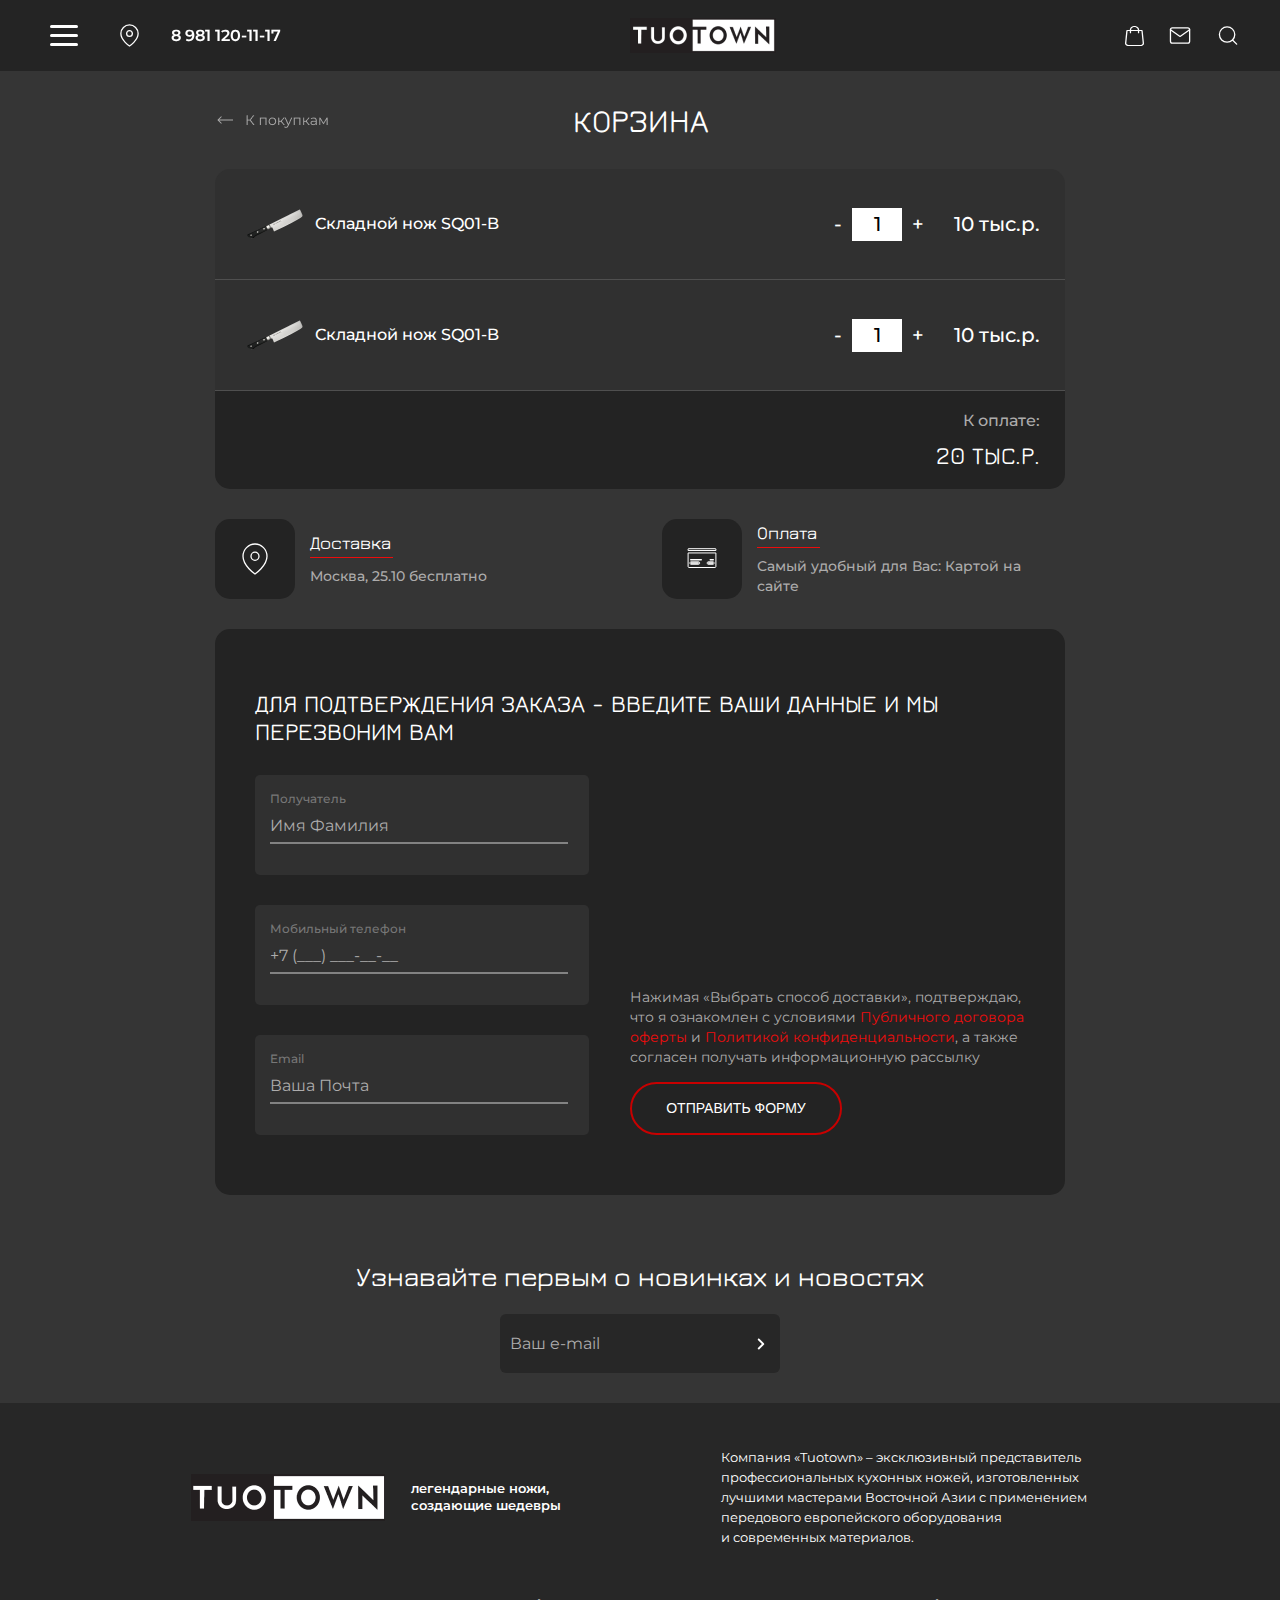
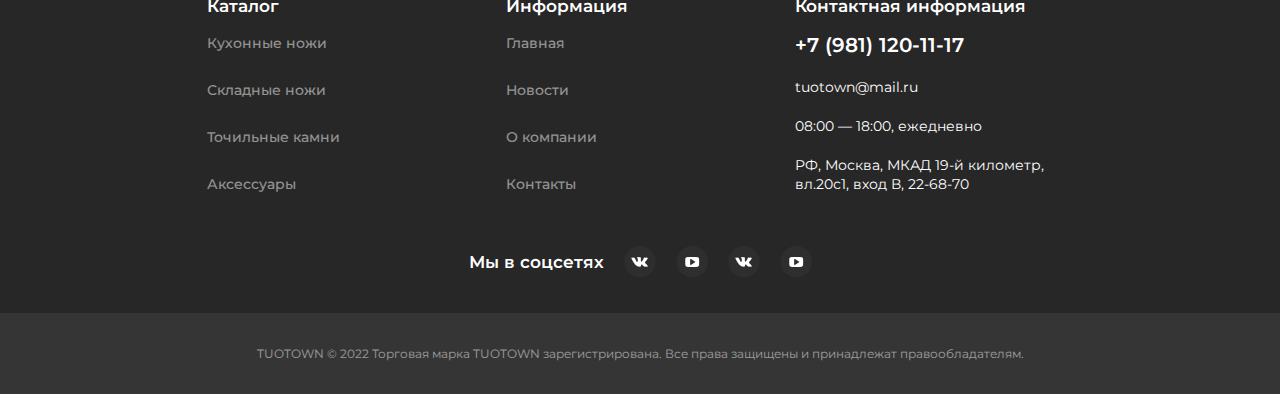
<file: basket.html>
<!DOCTYPE html>
<html lang="ru">
    <head>
        <meta charset="UTF-8">
        <meta http-equiv="X-UA-Compatible" content="IE=edge">
        <meta name="viewport" content="width=device-width, initial-scale=1.0">
        <title>TuoTown</title>
        <link rel="icon" type="image/x-icon" href="images/favicon.ico">
        <link rel="preconnect" href="https://fonts.googleapis.com">
        <link rel="preconnect" href="https://fonts.gstatic.com" crossorigin>
        <link href="https://fonts.googleapis.com/css2?family=Montserrat:wght@400;500;600&display=swap" rel="stylesheet">
        <link href="https://fonts.googleapis.com/css2?family=Jura:wght@400;500;600&display=swap" rel="stylesheet">
        <link rel="stylesheet" href="css/style.css">
    </head>

    <body>
        <div class="wrapper">
        
            <header class="header" id="TUOTOWN">
                <div class="header__conteiner">

                    <div class="header__items">

                        <div class="header-menu__block">

                            <div class="navigatsiya">
                                <div class="mobile-menu">
                                    <span></span>
                                    <span></span>
                                    <span></span>
                                </div>

                                <nav class="header__menu">
                                    <ul class="menu__list">
                                        <li class="menu__item">
                                            <a class="menu__link" href="product.html">
                                                Кухонные ножи TUOTOWN
                                            </a>
                                        </li>
                                        <li class="menu__item">
                                            <a class="menu__link" href="catalog-k1.html">
                                                Складные ножи TUOTOWN
                                            </a>
                                        </li>
                                        <li class="menu__item">
                                            <a class="menu__link" href="catalog-k2.html">
                                                Кухонные ножи QXF
                                            </a>
                                        </li>
                                        <li class="menu__item">
                                            <a class="menu__link" href="catalog-k3.html">
                                                Точильные камни
                                            </a> 
                                        </li>
                                        <li class="menu__item">
                                            <a class="menu__link" href="catalog-k4.html">
                                                Наборы для BBQ
                                            </a>
                                        </li>
                                        <li class="menu__item">
                                            <a class="menu__link" href="catalog-k5.html">
                                                Кухонные принадлежности
                                            </a>
                                        </li>
                                        <li class="menu__item">
                                            <a class="menu__link" href="catalog-k6.html">
                                                Туристические товары
                                            </a>
                                        </li>
                                        <li class="menu__item-small">
                                            <a class="menu__link" href="index.html#news">
                                                Новости
                                            </a>
                                        </li>
                                        <li class="menu__item-small">
                                            <a class="menu__link" href="index.html#about">
                                                О компании
                                            </a>
                                        </li>
                                        <li class="menu__item-small">
                                            <a class="menu__link" href="#contact">Контакты</a>
                                        </li>
                                        <li class="menu__item-small">
                                            <a class="menu__link" href="#map">Как проехать</a>
                                        </li>
                                        <li class="menu__item-mobile">
                                            <a class="menu__link" href="service.html">
                                                Сервис
                                            </a>
                                        </li>
                                        <li class="menu__item-mobile">
                                            <a class="menu__link" href="#">Поиск</a>
                                        </li>
                                    </ul>
                                </nav> 
                            </div>

                            <div class="header-map">
                                <a href="#map" class="header-map__link">
                                    <svg width="23" height="23" viewBox="0 0 23 23" fill="none" xmlns="http://www.w3.org/2000/svg">
                                        <path d="M20.125 9.58333C20.125 16.2917 11.5 22.0417 11.5 22.0417C11.5 22.0417 2.875 16.2917 2.875 9.58333C2.875 7.29584 3.7837 5.10203 5.4012 3.48453C7.0187 1.86703 9.21251 0.958328 11.5 0.958328C13.7875 0.958328 15.9813 1.86703 17.5988 3.48453C19.2163 5.10203 20.125 7.29584 20.125 9.58333Z" stroke="white" stroke-width="1.3" stroke-linecap="round" stroke-linejoin="round"/>
                                        <path d="M11.5 12.4583C13.0878 12.4583 14.375 11.1711 14.375 9.58333C14.375 7.99551 13.0878 6.70833 11.5 6.70833C9.91218 6.70833 8.625 7.99551 8.625 9.58333C8.625 11.1711 9.91218 12.4583 11.5 12.4583Z" stroke="white" stroke-width="1.3" stroke-linecap="round" stroke-linejoin="round"/>
                                    </svg>
                                </a>
                            </div>

                            <div class="header-call">
                                <a href="tel:+79811201117" class="header-call__link">8 981 120-11-17</a>

                                <a href="tel:+79811201117" class="header-call__mobile-link">
                                    <svg width="24" height="24" viewBox="0 0 24 24" fill="none" xmlns="http://www.w3.org/2000/svg">
                                    <path d="M21.9999 16.92V19.92C22.0011 20.1985 21.944 20.4741 21.8324 20.7293C21.7209 20.9845 21.5572 21.2136 21.352 21.4018C21.1468 21.5901 20.9045 21.7335 20.6407 21.8227C20.3769 21.9119 20.0973 21.945 19.8199 21.92C16.7428 21.5856 13.7869 20.5341 11.1899 18.85C8.77376 17.3146 6.72527 15.2661 5.18993 12.85C3.49991 10.2412 2.44818 7.27097 2.11993 4.17997C2.09494 3.90344 2.12781 3.62474 2.21643 3.3616C2.30506 3.09846 2.4475 2.85666 2.6347 2.6516C2.82189 2.44653 3.04974 2.28268 3.30372 2.1705C3.55771 2.05831 3.83227 2.00024 4.10993 1.99997H7.10993C7.59524 1.9952 8.06572 2.16705 8.43369 2.48351C8.80166 2.79996 9.04201 3.23942 9.10993 3.71997C9.23656 4.68004 9.47138 5.6227 9.80993 6.52997C9.94448 6.8879 9.9736 7.27689 9.89384 7.65086C9.81408 8.02482 9.6288 8.36809 9.35993 8.63998L8.08993 9.90997C9.51349 12.4135 11.5864 14.4864 14.0899 15.91L15.3599 14.64C15.6318 14.3711 15.9751 14.1858 16.3491 14.1061C16.723 14.0263 17.112 14.0554 17.4699 14.19C18.3772 14.5285 19.3199 14.7634 20.2799 14.89C20.7657 14.9585 21.2093 15.2032 21.5265 15.5775C21.8436 15.9518 22.0121 16.4296 21.9999 16.92Z" stroke="white" stroke-linecap="round" stroke-linejoin="round"/>
                                    </svg>
                                </a>
                            </div>

                            <div class="header-basket__mobile">
                                <a href="#basket" class="header-basket__mobile-link">
                                    <svg width="19" height="20" viewBox="0 0 19 20" fill="none" xmlns="http://www.w3.org/2000/svg">
                                    <path d="M9.96812 0C10.3023 0.0664498 10.6486 0.112453 10.9767 0.204461C12.8663 0.751393 14.0632 2.0855 14.1908 3.76719C14.1908 3.79786 14.203 3.82853 14.2091 3.88987C14.2941 3.88987 14.3792 3.88987 14.4582 3.88987C15.2602 3.88987 16.0683 3.88987 16.8703 3.88987C17.3685 3.88987 17.6116 4.07388 17.6602 4.48792C17.8242 6.02137 17.9822 7.55994 18.1402 9.09339C18.3346 10.9182 18.529 12.7481 18.7234 14.5729C18.8206 15.4675 18.9482 16.362 18.9968 17.2565C19.0455 18.1766 18.529 18.882 17.6602 19.4084C16.9736 19.8225 16.1898 19.9912 15.3453 19.9912C12.3073 19.986 9.26332 19.9912 6.22539 19.9912C5.27148 19.9912 4.32364 20.0167 3.36973 19.9809C2.16671 19.94 1.17634 19.5209 0.47762 18.6724C-0.00237289 18.0897 -0.0509798 17.4354 0.0340823 16.7505C0.210282 15.3346 0.343951 13.9136 0.489772 12.4926C0.635593 11.0971 0.787489 9.70678 0.93331 8.31133C1.06698 7.07434 1.19457 5.83736 1.32217 4.60037C1.32824 4.54414 1.32824 4.4828 1.34039 4.42658C1.40115 4.06877 1.63811 3.88987 2.07557 3.88476C2.88974 3.87964 3.69783 3.88476 4.51199 3.88476C4.60313 3.88476 4.69427 3.88476 4.79148 3.88476C4.82794 3.27648 4.96768 2.71422 5.2897 2.19284C6.05526 0.981412 7.24005 0.265799 8.84408 0.0408922C8.91092 0.0306691 8.97775 0.0153346 9.04459 0C9.34838 0 9.65825 0 9.96812 0ZM4.80971 5.00929C4.06238 5.00929 3.34543 5.00929 2.61632 5.00929C2.61025 5.05018 2.5981 5.08085 2.5981 5.11663C2.41582 6.86477 2.22747 8.61802 2.04519 10.3662C1.80823 12.6459 1.57128 14.9308 1.32824 17.2105C1.28571 17.6296 1.44976 17.9772 1.77785 18.2788C2.28823 18.7388 2.94442 18.8973 3.66745 18.8973C7.556 18.9024 11.4506 18.9024 15.3392 18.8973C15.7766 18.8973 16.1959 18.836 16.5969 18.6724C17.2348 18.4117 17.7938 17.8545 17.6845 17.1389C17.6176 16.7096 17.5872 16.27 17.5447 15.8355C17.3867 14.302 17.2227 12.7635 17.0647 11.23C16.8824 9.50232 16.7002 7.76951 16.5179 6.04182C16.4814 5.69935 16.4389 5.35687 16.4025 5.01951C15.6612 5.01951 14.9382 5.01951 14.203 5.01951C14.203 5.09107 14.203 5.15241 14.203 5.20864C14.203 5.70446 14.2091 6.20027 14.1969 6.69098C14.1908 7.00278 13.8992 7.2328 13.5407 7.22769C13.1944 7.22258 12.9149 6.99767 12.8967 6.69609C12.8906 6.59386 12.8967 6.48652 12.8967 6.38429C12.8967 5.92936 12.8967 5.47444 12.8967 5.01951C10.6243 5.01951 8.38232 5.01951 6.1221 5.01951C6.1221 5.07063 6.1221 5.11152 6.1221 5.1473C6.1221 5.65334 6.12817 6.16449 6.1221 6.67053C6.11602 6.99767 5.83046 7.2328 5.4659 7.22769C5.10743 7.22769 4.83401 6.99256 4.82186 6.68076C4.81579 6.58364 4.82186 6.48652 4.82186 6.3894C4.80971 5.92936 4.80971 5.47444 4.80971 5.00929ZM12.8906 3.87964C12.8055 2.81134 12.2526 1.99349 11.159 1.47723C9.97419 0.920074 8.77725 0.960966 7.64106 1.58457C6.675 2.11617 6.18285 2.89823 6.1221 3.87964C8.38839 3.87964 10.6304 3.87964 12.8906 3.87964Z" fill="white"/>
                                    </svg>
                                </a>
                            </div>
                        </div>

                        <div class="header__logo">
                            <a href="index.html">
                                <img src="images/header-logo.png" alt="#">
                            </a>
                        </div> 

                        <div class="header-elements__block">

                            <div class="header-basket">
                                <a href="#basket" class="header-basket__link">
                                    <svg width="19" height="20" viewBox="0 0 19 20" fill="none" xmlns="http://www.w3.org/2000/svg">
                                    <path d="M9.96812 0C10.3023 0.0664498 10.6486 0.112453 10.9767 0.204461C12.8663 0.751393 14.0632 2.0855 14.1908 3.76719C14.1908 3.79786 14.203 3.82853 14.2091 3.88987C14.2941 3.88987 14.3792 3.88987 14.4582 3.88987C15.2602 3.88987 16.0683 3.88987 16.8703 3.88987C17.3685 3.88987 17.6116 4.07388 17.6602 4.48792C17.8242 6.02137 17.9822 7.55994 18.1402 9.09339C18.3346 10.9182 18.529 12.7481 18.7234 14.5729C18.8206 15.4675 18.9482 16.362 18.9968 17.2565C19.0455 18.1766 18.529 18.882 17.6602 19.4084C16.9736 19.8225 16.1898 19.9912 15.3453 19.9912C12.3073 19.986 9.26332 19.9912 6.22539 19.9912C5.27148 19.9912 4.32364 20.0167 3.36973 19.9809C2.16671 19.94 1.17634 19.5209 0.47762 18.6724C-0.00237289 18.0897 -0.0509798 17.4354 0.0340823 16.7505C0.210282 15.3346 0.343951 13.9136 0.489772 12.4926C0.635593 11.0971 0.787489 9.70678 0.93331 8.31133C1.06698 7.07434 1.19457 5.83736 1.32217 4.60037C1.32824 4.54414 1.32824 4.4828 1.34039 4.42658C1.40115 4.06877 1.63811 3.88987 2.07557 3.88476C2.88974 3.87964 3.69783 3.88476 4.51199 3.88476C4.60313 3.88476 4.69427 3.88476 4.79148 3.88476C4.82794 3.27648 4.96768 2.71422 5.2897 2.19284C6.05526 0.981412 7.24005 0.265799 8.84408 0.0408922C8.91092 0.0306691 8.97775 0.0153346 9.04459 0C9.34838 0 9.65825 0 9.96812 0ZM4.80971 5.00929C4.06238 5.00929 3.34543 5.00929 2.61632 5.00929C2.61025 5.05018 2.5981 5.08085 2.5981 5.11663C2.41582 6.86477 2.22747 8.61802 2.04519 10.3662C1.80823 12.6459 1.57128 14.9308 1.32824 17.2105C1.28571 17.6296 1.44976 17.9772 1.77785 18.2788C2.28823 18.7388 2.94442 18.8973 3.66745 18.8973C7.556 18.9024 11.4506 18.9024 15.3392 18.8973C15.7766 18.8973 16.1959 18.836 16.5969 18.6724C17.2348 18.4117 17.7938 17.8545 17.6845 17.1389C17.6176 16.7096 17.5872 16.27 17.5447 15.8355C17.3867 14.302 17.2227 12.7635 17.0647 11.23C16.8824 9.50232 16.7002 7.76951 16.5179 6.04182C16.4814 5.69935 16.4389 5.35687 16.4025 5.01951C15.6612 5.01951 14.9382 5.01951 14.203 5.01951C14.203 5.09107 14.203 5.15241 14.203 5.20864C14.203 5.70446 14.2091 6.20027 14.1969 6.69098C14.1908 7.00278 13.8992 7.2328 13.5407 7.22769C13.1944 7.22258 12.9149 6.99767 12.8967 6.69609C12.8906 6.59386 12.8967 6.48652 12.8967 6.38429C12.8967 5.92936 12.8967 5.47444 12.8967 5.01951C10.6243 5.01951 8.38232 5.01951 6.1221 5.01951C6.1221 5.07063 6.1221 5.11152 6.1221 5.1473C6.1221 5.65334 6.12817 6.16449 6.1221 6.67053C6.11602 6.99767 5.83046 7.2328 5.4659 7.22769C5.10743 7.22769 4.83401 6.99256 4.82186 6.68076C4.81579 6.58364 4.82186 6.48652 4.82186 6.3894C4.80971 5.92936 4.80971 5.47444 4.80971 5.00929ZM12.8906 3.87964C12.8055 2.81134 12.2526 1.99349 11.159 1.47723C9.97419 0.920074 8.77725 0.960966 7.64106 1.58457C6.675 2.11617 6.18285 2.89823 6.1221 3.87964C8.38839 3.87964 10.6304 3.87964 12.8906 3.87964Z" fill="white"/>
                                    </svg>
                                </a>
                            </div>

                            <div class="header-service">
                                <a href="service.html" class="header-service__link">
                                    <svg width="24" height="23" viewBox="0 0 24 23" fill="none" xmlns="http://www.w3.org/2000/svg">
                                        <path d="M4.38175 3.83333H19.7151C20.7693 3.83333 21.6318 4.69583 21.6318 5.74999V17.25C21.6318 18.3042 20.7693 19.1667 19.7151 19.1667H4.38175C3.32759 19.1667 2.46509 18.3042 2.46509 17.25V5.74999C2.46509 4.69583 3.32759 3.83333 4.38175 3.83333Z" stroke="white" stroke-width="1.3" stroke-linecap="round" stroke-linejoin="round"/>
                                        <path d="M21.6318 5.75L12.0484 12.4583L2.46509 5.75" stroke="white" stroke-width="1.3" stroke-linecap="round" stroke-linejoin="round"/>
                                    </svg> 
                                </a>
                            </div>

                            <div class="header-search">
                                <a href="#" class="header-search__link">
                                    <svg width="24" height="23" viewBox="0 0 24 23" fill="none" xmlns="http://www.w3.org/2000/svg">
                                        <path d="M11.09 18.2083C15.3242 18.2083 18.7567 14.7759 18.7567 10.5417C18.7567 6.30748 15.3242 2.875 11.09 2.875C6.85582 2.875 3.42334 6.30748 3.42334 10.5417C3.42334 14.7759 6.85582 18.2083 11.09 18.2083Z" stroke="white" stroke-width="1.3" stroke-linecap="round" stroke-linejoin="round"/>
                                        <path d="M20.6734 20.125L16.5046 15.9563" stroke="white" stroke-width="1.3" stroke-linecap="round" stroke-linejoin="round"/>
                                    </svg>
                                </a>
                            </div>
                        </div>
                    </div> 

                </div>
            </header>

            <main class="main">

                <div class="basket-block" id="basket">
                    <div class="basket-block__conteiner">

                        <div class="basket-block__title-items">

                            <div class="basket-block__back-link">
                                <a href="catalog.html">
                                    <img src="images/back-link-image.png" alt="#">
                                </a>
                            </div>

                            <h4>Корзина</h4>
                        </div>

                        <div class="basket-elements">

                            <div class="basket-block__attachment">
                        
                                <div class="product-specification">
                                    <a href="#">
                                        <img src="images/product-specification-image.png" alt="#">
                                    </a>

                                    <h6>
                                        <a href="#">Складной нож SQ01-B</a>
                                    </h6>
                                </div>

                                <div class="basket__price-counter">
                                    <div class="num-in">
                                        <span class="minus" data-change="-1">-</span>
                                        <input class="in-num" type="text"  value="1">
                                        <span class="plus" data-change="+1">+</span>
                                    </div>

                                    <div class="product-price">
                                        <span class="price">10 тыс.р.</span>
                                    </div>
                                </div>
                            </div>

                            <div class="basket-block__attachment">
                        
                                <div class="product-specification">
                                    <a href="#">
                                        <img src="images/product-specification-image.png" alt="#">
                                    </a>

                                    <h6>
                                        <a href="#">Складной нож SQ01-B</a>
                                    </h6>
                                </div>

                                <div class="basket__price-counter">
                                    <div class="num-in">
                                        <span class="minus" data-change="-1">-</span>
                                        <input class="in-num" type="text"  value="1">
                                        <span class="plus" data-change="+1">+</span>
                                    </div>

                                    <div class="product-price">
                                        <span class="price">10 тыс.р.</span>
                                    </div>
                                </div>
                            </div>

                            <div class="basket-amount">
                                <div class="amount-items">
                                    <span class="price-caption">К оплате:</span>
                                    <span class="price-amount">20 тыс.р.</span>
                                </div>
                            </div>
                        </div>

                        <div class="delivery-payment__items">

                            <div class="delivery-block">

                                <div class="delivery-block__icon">
                                    <a href="#">
                                        <svg width="36" height="36" viewBox="0 0 36 36" fill="none" xmlns="http://www.w3.org/2000/svg">
                                            <path d="M30 15.2727C30 24.8182 18 33 18 33C18 33 6 24.8182 6 15.2727C6 12.0178 7.26428 8.89618 9.51472 6.5946C11.7652 4.29302 14.8174 3 18 3C21.1826 3 24.2348 4.29302 26.4853 6.5946C28.7357 8.89618 30 12.0178 30 15.2727Z" stroke="white" stroke-width="1.3" stroke-linecap="round" stroke-linejoin="round"/>
                                            <path d="M18 19.3636C20.2091 19.3636 22 17.532 22 15.2727C22 13.0134 20.2091 11.1818 18 11.1818C15.7909 11.1818 14 13.0134 14 15.2727C14 17.532 15.7909 19.3636 18 19.3636Z" stroke="white" stroke-width="1.3" stroke-linecap="round" stroke-linejoin="round"/>
                                        </svg>
                                    </a>
                                </div>

                                <div class="delivery-block__title">
                                    <h6><a href="#">Доставка</a></h6>

                                    <p class="delivery-block__caption">
                                        Москва, 25.10 бесплатно
                                    </p>
                                </div>
                            </div>

                            <div class="payment-block">

                                <div class="payment-block__icon">
                                    <a href="#">
                                        <svg width="36" height="36" viewBox="0 0 36 36" fill="none" xmlns="http://www.w3.org/2000/svg">
                                            <rect width="12" height="1.5" rx="0.7" transform="matrix(1 0 0 -1 6 19.5)" fill="white"/>
                                            <rect x="25.5" y="18" width="4.5" height="1.5" rx="0.7" fill="white"/>
                                            <path d="M24.2596 22.2572V21.8429H29.0196V22.2572H24.2596ZM24.1196 20.8429C23.6531 20.8429 23.2596 21.2165 23.2596 21.6964V22.4036C23.2596 22.8835 23.6531 23.2572 24.1196 23.2572H29.1596C29.6261 23.2572 30.0196 22.8835 30.0196 22.4036V21.6964C30.0196 21.2165 29.6261 20.8429 29.1596 20.8429H24.1196ZM6.97961 22.2572V21.8429H14.6196V22.2572H6.97961ZM6.83961 20.8429C6.3731 20.8429 5.97961 21.2165 5.97961 21.6964V22.4036C5.97961 22.8835 6.3731 23.2572 6.83961 23.2572H14.7596C15.2261 23.2572 15.6196 22.8835 15.6196 22.4036V21.6964C15.6196 21.2165 15.2261 20.8429 14.7596 20.8429H6.83961ZM5.03961 26.5C4.51207 26.5 4.09961 26.0821 4.09961 25.5857V11.9429H31.8996V25.5857C31.8996 26.0821 31.4871 26.5 30.9596 26.5H5.03961ZM4.31961 7.70001H31.6796C31.8098 7.70001 31.8996 7.80106 31.8996 7.90716V9.52858H4.09961V7.90716C4.09961 7.80106 4.18942 7.70001 4.31961 7.70001Z" stroke="white"/>
                                        </svg>
                                    </a>
                                </div>

                                <div class="payment-block__title">
                                    <h6><a href="#">Оплата</a></h6>

                                    <p class="payment-block__caption">
                                        Самый удобный для Вас: Картой на сайте
                                    </p>
                                </div>
                            </div>
                        </div>

                        <form class="basket-form" action="#" method="post">

                            <div class="basket-form__title">
                                <h6>Для подтверждения заказа - введите ваши данные и мы
                                    перезвоним вам
                                </h6>
                            </div>

                            <div class="basket-form__items">

                                <div class="basket-form__bloсks">
                                    <div class="recipient-name">
                                        <label>Получатель</label>
                                        <input required type="text" name="username" placeholder="Имя Фамилия">
                                    </div>

                                    <div class="mobile-phone">
                                        <label>Мобильный телефон</label>
                                        <input required type="tel" name="phone_number" placeholder="+7 (___) ___-__-__"  
                                        pattern="\+?[0-9\s\-\(\)]+">
                                    </div>

                                    <div class="recipient-email">
                                        <label>Email</label>
                                        <input type="email" placeholder="Ваша почта">
                                    </div>
                                </div>
                                

                                <div class="basket-form__button">
                                    <p class="offer-text">
                                        Нажимая «Выбрать способ доставки», подтверждаю,
                                        что я ознакомлен с условиями <span><a href="#">Публичного договора
                                        оферты</a></span> и <span><a href="#">Политикой конфиденциальности</a></span>, а также
                                        согласен получать информационную рассылку
                                    </p>

                                    <button>Отправить форму</button>
                                </div>
                            </div>
                        </form>
                        
                    </div>
                </div>

                
                <div class="product-subscribe__block">
                    <div class="product-subscribe__block-conteiner">
    
                        <div class="new-subscribe__block-title">
                            <h3>
                                Узнавайте первым о новинках и новостях
                            </h3>
                        </div>
    
                        <form class="new-subscribe__block-form" action="#">
                            <input class="subscribe" type="email" placeholder="Ваш e-mail">
                            
                            <input class="new-subscribe__block-button" type="image" 
                            src="images/right-button-icon.png" alt="#" name="submit">
                        </form>
                    </div>        
                </div>    

            </main>

            <footer class="footer">
                <div class="footer__conteiner">

                    <div class="footer-logo__block">

                        <div class="footer-logo">
                            <img src="images/footer-logo.png" alt="#">

                            <p class="footer-logo__caption">
                                легендарные ножи,
                                создающие шедевры
                            </p>
                        </div>

                        <div class="footer-logo__text">
                            Компания «Tuotown» – эксклюзивный представитель
                            профессиональных кухонных ножей, изготовленных
                            лучшими мастерами Восточной Азии с применением
                            передового европейского оборудования
                            и современных материалов. 
                        </div>
                    </div>

                    <div class="footer__items">

                        <nav class="footer-catalog__menu">
                            <ul class="footer-catalog-menu__list">
                                <li class="footer-catalog-menu__item-title">
                                    Каталог
                                </li>
                                <li class="footer-catalog-menu__item">
                                    <a class="footer-catalog-menu__link" href="catalog-k2.html">
                                        Кухонные ножи
                                    </a>
                                </li>
                                <li class="footer-catalog-menu__item">
                                    <a class="footer-catalog-menu__link" href="catalog-k1.html">
                                        Складные ножи
                                    </a>
                                </li>
                                <li class="footer-catalog-menu__item">
                                    <a class="footer-catalog-menu__link" href="catalog-k3.html">
                                        Точильные камни
                                    </a> 
                                </li>
                                <li class="footer-catalog-menu__item">
                                    <a class="footer-catalog-menu__link" href="catalog-k5.html">
                                        Аксессуары
                                    </a>
                                </li>
                            </ul>
                        </nav> 
                            
                        <nav class="footer-info__menu">
                            <ul class="footer-info-menu__list">
                                <li class="footer-info-menu__item-title">
                                    Информация
                                </li>
                                <li class="footer-info-menu__item">
                                    <a class="footer-info-menu__link" href="index.html#main-page">
                                        Главная
                                    </a>
                                </li>
                                <li class="footer-info-menu__item">
                                    <a class="footer-info-menu__link" href="index.html#news">
                                        Новости
                                    </a>
                                </li>
                                <li class="footer-info-menu__item">
                                    <a class="footer-info-menu__link" href="index.html#about">
                                        О компании
                                    </a>
                                </li>
                                <li class="footer-info-menu__item">
                                    <a class="footer-info-menu__link" href="#contact">Контакты</a>
                                </li> 
                            </ul>
                        </nav> 

                        <div class="footer-contact" id="contact">
                            <div class="footer-contact__caption">
                                Контактная информация
                            </div>

                            <div class="footer-contact__phone">
                                <span>+7 (981) 120-11-17</span>
                                <span class="footer-contact__email">tuotown@mail.ru</span>
                            </div>

                            <div class="footer-contact__time">
                                08:00 — 18:00, ежедневно
                            </div>

                            <div class="footer-contact__address">
                                РФ, Москва, МКАД 19-й километр,
                                вл.20с1, вход В, 22-68-70 
                            </div>
                        </div>
                    </div>

                    <nav class="footer-social__menu">
                        <ul class="footer-social-menu__list">

                            <li class="footer-social-menu__item-title">
                                Мы в соцсетях
                            </li>
                            <li class="footer-social-menu__item">
                                <a class="footer-social-menu__link" href="https://vk.com" target="_blank">
                                    <img src="images/vk-icon.png" alt="#">
                                </a>
                            </li>
                            <li class="footer-social-menu__item">
                                <a class="footer-social-menu__link" href="https://www.youtube.com" target="_blank">
                                    <img src="images/youtube-icon.png" alt="#"> 
                                </a>
                            </li>
                            <li class="footer-social-menu__item">
                                <a class="footer-social-menu__link" href="https://vk.com" target="_blank">
                                    <img src="images/vk-icon.png" alt="#">
                                </a>
                            </li>
                            <li class="footer-social-menu__item">
                                <a class="footer-social-menu__link" href="https://www.youtube.com" target="_blank">
                                    <img src="images/youtube-icon.png" alt="#">
                                </a>
                            </li> 
                        </ul>
                    </nav> 

                </div>
                
            </footer>

            <div class="footer-copyright">
                <p class="footer-copyright__text">
                    TUOTOWN &copy; 2022 Торговая марка TUOTOWN зарегистрирована. Все права защищены и принадлежат правообладателям.
                </p>
            </div>

        </div>
        
        <script src="https://code.jquery.com/jquery-3.3.1.min.js"></script>
        <script src="js/script.main.js"></script>

    </body>

</html>
</file>
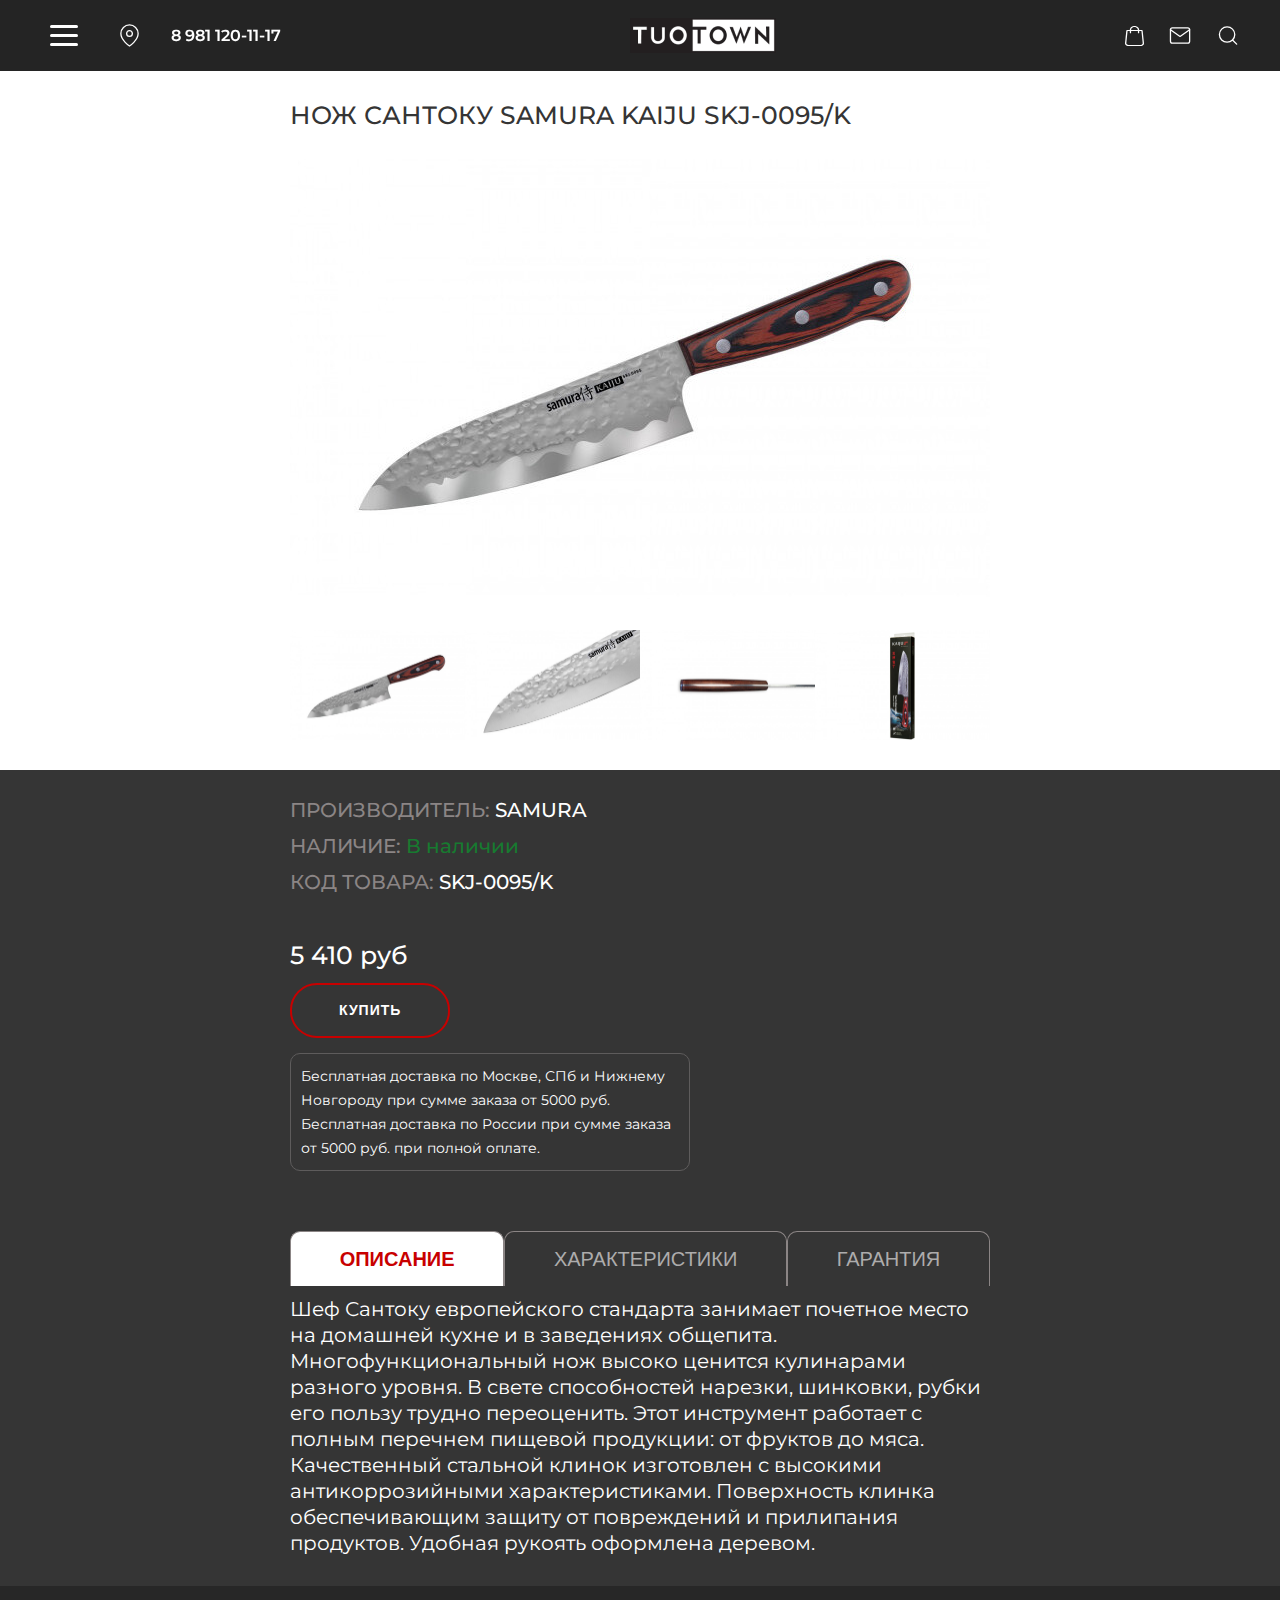
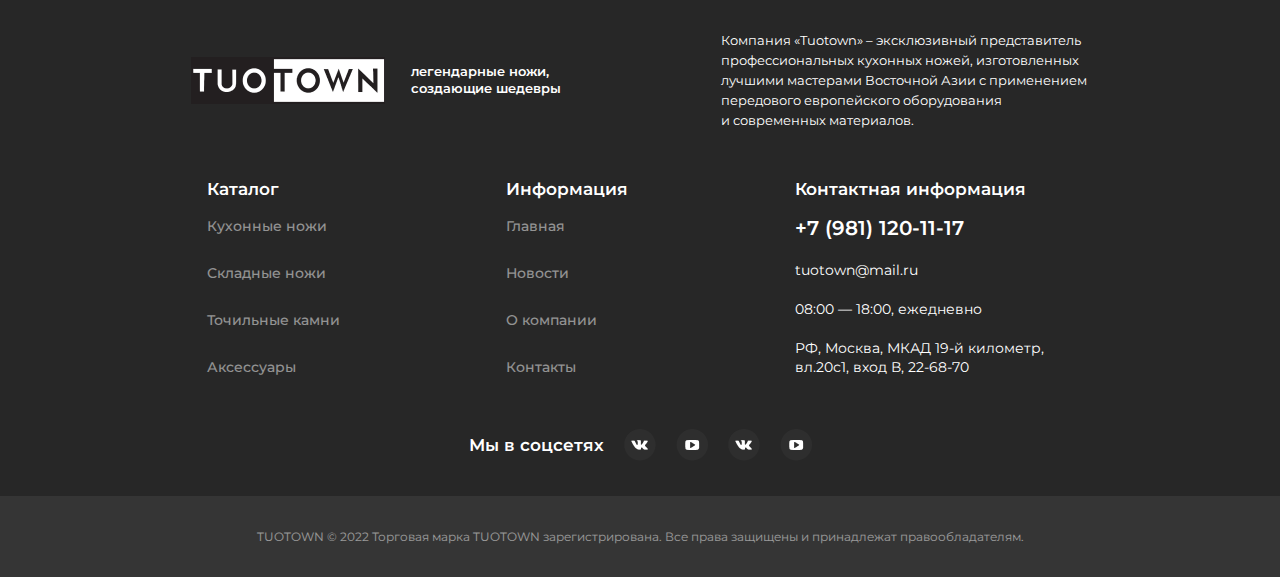
<file: card-product.html>
<!DOCTYPE html>
<html lang="ru">
    <head>
        <meta charset="UTF-8">
        <meta http-equiv="X-UA-Compatible" content="IE=edge">
        <meta name="viewport" content="width=device-width, initial-scale=1.0">
        <title>TuoTown</title>
        <link rel="icon" type="image/x-icon" href="images/favicon.ico">
        <link rel="preconnect" href="https://fonts.googleapis.com">
        <link rel="preconnect" href="https://fonts.gstatic.com" crossorigin>
        <link href="https://fonts.googleapis.com/css2?family=Montserrat:wght@400;500;600&display=swap" rel="stylesheet">
        <link href="https://fonts.googleapis.com/css2?family=Jura:wght@400;500;600&display=swap" rel="stylesheet">
        <link rel="stylesheet" href="slick/slick.css">
        <link rel="stylesheet" href="css/style.css">
    </head>

    <body>
        <div class="wrapper">
        
            <header class="header" id="k6">
                <div class="header__conteiner">

                    <div class="header__items">

                        <div class="header-menu__block">

                            <div class="navigatsiya">
                                <div class="mobile-menu">
                                    <span></span>
                                    <span></span>
                                    <span></span>
                                </div>

                                <nav class="header__menu">
                                    <ul class="menu__list">
                                        <li class="menu__item">
                                            <a class="menu__link" href="product.html">
                                                Кухонные ножи TUOTOWN
                                            </a>
                                        </li>
                                        <li class="menu__item">
                                            <a class="menu__link" href="catalog-k1.html">
                                                Складные ножи TUOTOWN
                                            </a>
                                        </li>
                                        <li class="menu__item">
                                            <a class="menu__link" href="catalog-k2.html">
                                                Кухонные ножи QXF
                                            </a>
                                        </li>
                                        <li class="menu__item">
                                            <a class="menu__link" href="catalog-k3.html">
                                                Точильные камни
                                            </a> 
                                        </li>
                                        <li class="menu__item">
                                            <a class="menu__link" href="catalog-k4.html">
                                                Наборы для BBQ
                                            </a>
                                        </li>
                                        <li class="menu__item">
                                            <a class="menu__link" href="catalog-k5.html">
                                                Кухонные принадлежности
                                            </a>
                                        </li>
                                        <li class="menu__item">
                                            <a class="menu__link" href="catalog-k6.html">
                                                Туристические товары
                                            </a>
                                        </li>
                                        <li class="menu__item-small">
                                            <a class="menu__link" href="index.html#news">
                                                Новости
                                            </a>
                                        </li>
                                        <li class="menu__item-small">
                                            <a class="menu__link" href="index.html#about">
                                                О компании
                                            </a>
                                        </li>
                                        <li class="menu__item-small">
                                            <a class="menu__link" href="#contact">Контакты</a>
                                        </li>
                                        <li class="menu__item-small">
                                            <a class="menu__link" href="map.html">
                                                Как проехать
                                            </a>
                                        </li>
                                        <li class="menu__item-mobile">
                                            <a class="menu__link" href="service.html">
                                                Сервис
                                            </a>
                                        </li>
                                        <li class="menu__item-mobile">
                                            <a class="menu__link" href="#">Поиск</a>
                                        </li>
                                    </ul>
                                </nav> 
                            </div>

                            <div class="header-map">
                                <a href="map.html" class="header-map__link">
                                    <svg width="23" height="23" viewBox="0 0 23 23" fill="none" xmlns="http://www.w3.org/2000/svg">
                                        <path d="M20.125 9.58333C20.125 16.2917 11.5 22.0417 11.5 22.0417C11.5 22.0417 2.875 16.2917 2.875 9.58333C2.875 7.29584 3.7837 5.10203 5.4012 3.48453C7.0187 1.86703 9.21251 0.958328 11.5 0.958328C13.7875 0.958328 15.9813 1.86703 17.5988 3.48453C19.2163 5.10203 20.125 7.29584 20.125 9.58333Z" stroke="white" stroke-width="1.3" stroke-linecap="round" stroke-linejoin="round"/>
                                        <path d="M11.5 12.4583C13.0878 12.4583 14.375 11.1711 14.375 9.58333C14.375 7.99551 13.0878 6.70833 11.5 6.70833C9.91218 6.70833 8.625 7.99551 8.625 9.58333C8.625 11.1711 9.91218 12.4583 11.5 12.4583Z" stroke="white" stroke-width="1.3" stroke-linecap="round" stroke-linejoin="round"/>
                                    </svg>
                                </a>
                            </div>

                            <div class="header-call">
                                <a href="tel:+79811201117" class="header-call__link">8 981 120-11-17</a>

                                <a href="tel:+79811201117" class="header-call__mobile-link">
                                    <svg width="24" height="24" viewBox="0 0 24 24" fill="none" xmlns="http://www.w3.org/2000/svg">
                                    <path d="M21.9999 16.92V19.92C22.0011 20.1985 21.944 20.4741 21.8324 20.7293C21.7209 20.9845 21.5572 21.2136 21.352 21.4018C21.1468 21.5901 20.9045 21.7335 20.6407 21.8227C20.3769 21.9119 20.0973 21.945 19.8199 21.92C16.7428 21.5856 13.7869 20.5341 11.1899 18.85C8.77376 17.3146 6.72527 15.2661 5.18993 12.85C3.49991 10.2412 2.44818 7.27097 2.11993 4.17997C2.09494 3.90344 2.12781 3.62474 2.21643 3.3616C2.30506 3.09846 2.4475 2.85666 2.6347 2.6516C2.82189 2.44653 3.04974 2.28268 3.30372 2.1705C3.55771 2.05831 3.83227 2.00024 4.10993 1.99997H7.10993C7.59524 1.9952 8.06572 2.16705 8.43369 2.48351C8.80166 2.79996 9.04201 3.23942 9.10993 3.71997C9.23656 4.68004 9.47138 5.6227 9.80993 6.52997C9.94448 6.8879 9.9736 7.27689 9.89384 7.65086C9.81408 8.02482 9.6288 8.36809 9.35993 8.63998L8.08993 9.90997C9.51349 12.4135 11.5864 14.4864 14.0899 15.91L15.3599 14.64C15.6318 14.3711 15.9751 14.1858 16.3491 14.1061C16.723 14.0263 17.112 14.0554 17.4699 14.19C18.3772 14.5285 19.3199 14.7634 20.2799 14.89C20.7657 14.9585 21.2093 15.2032 21.5265 15.5775C21.8436 15.9518 22.0121 16.4296 21.9999 16.92Z" stroke="white" stroke-linecap="round" stroke-linejoin="round"/>
                                    </svg>
                                </a>
                            </div>

                            <div class="header-basket__mobile">
                                <a href="basket.html" class="header-basket__mobile-link">
                                    <svg width="19" height="20" viewBox="0 0 19 20" fill="none" xmlns="http://www.w3.org/2000/svg">
                                    <path d="M9.96812 0C10.3023 0.0664498 10.6486 0.112453 10.9767 0.204461C12.8663 0.751393 14.0632 2.0855 14.1908 3.76719C14.1908 3.79786 14.203 3.82853 14.2091 3.88987C14.2941 3.88987 14.3792 3.88987 14.4582 3.88987C15.2602 3.88987 16.0683 3.88987 16.8703 3.88987C17.3685 3.88987 17.6116 4.07388 17.6602 4.48792C17.8242 6.02137 17.9822 7.55994 18.1402 9.09339C18.3346 10.9182 18.529 12.7481 18.7234 14.5729C18.8206 15.4675 18.9482 16.362 18.9968 17.2565C19.0455 18.1766 18.529 18.882 17.6602 19.4084C16.9736 19.8225 16.1898 19.9912 15.3453 19.9912C12.3073 19.986 9.26332 19.9912 6.22539 19.9912C5.27148 19.9912 4.32364 20.0167 3.36973 19.9809C2.16671 19.94 1.17634 19.5209 0.47762 18.6724C-0.00237289 18.0897 -0.0509798 17.4354 0.0340823 16.7505C0.210282 15.3346 0.343951 13.9136 0.489772 12.4926C0.635593 11.0971 0.787489 9.70678 0.93331 8.31133C1.06698 7.07434 1.19457 5.83736 1.32217 4.60037C1.32824 4.54414 1.32824 4.4828 1.34039 4.42658C1.40115 4.06877 1.63811 3.88987 2.07557 3.88476C2.88974 3.87964 3.69783 3.88476 4.51199 3.88476C4.60313 3.88476 4.69427 3.88476 4.79148 3.88476C4.82794 3.27648 4.96768 2.71422 5.2897 2.19284C6.05526 0.981412 7.24005 0.265799 8.84408 0.0408922C8.91092 0.0306691 8.97775 0.0153346 9.04459 0C9.34838 0 9.65825 0 9.96812 0ZM4.80971 5.00929C4.06238 5.00929 3.34543 5.00929 2.61632 5.00929C2.61025 5.05018 2.5981 5.08085 2.5981 5.11663C2.41582 6.86477 2.22747 8.61802 2.04519 10.3662C1.80823 12.6459 1.57128 14.9308 1.32824 17.2105C1.28571 17.6296 1.44976 17.9772 1.77785 18.2788C2.28823 18.7388 2.94442 18.8973 3.66745 18.8973C7.556 18.9024 11.4506 18.9024 15.3392 18.8973C15.7766 18.8973 16.1959 18.836 16.5969 18.6724C17.2348 18.4117 17.7938 17.8545 17.6845 17.1389C17.6176 16.7096 17.5872 16.27 17.5447 15.8355C17.3867 14.302 17.2227 12.7635 17.0647 11.23C16.8824 9.50232 16.7002 7.76951 16.5179 6.04182C16.4814 5.69935 16.4389 5.35687 16.4025 5.01951C15.6612 5.01951 14.9382 5.01951 14.203 5.01951C14.203 5.09107 14.203 5.15241 14.203 5.20864C14.203 5.70446 14.2091 6.20027 14.1969 6.69098C14.1908 7.00278 13.8992 7.2328 13.5407 7.22769C13.1944 7.22258 12.9149 6.99767 12.8967 6.69609C12.8906 6.59386 12.8967 6.48652 12.8967 6.38429C12.8967 5.92936 12.8967 5.47444 12.8967 5.01951C10.6243 5.01951 8.38232 5.01951 6.1221 5.01951C6.1221 5.07063 6.1221 5.11152 6.1221 5.1473C6.1221 5.65334 6.12817 6.16449 6.1221 6.67053C6.11602 6.99767 5.83046 7.2328 5.4659 7.22769C5.10743 7.22769 4.83401 6.99256 4.82186 6.68076C4.81579 6.58364 4.82186 6.48652 4.82186 6.3894C4.80971 5.92936 4.80971 5.47444 4.80971 5.00929ZM12.8906 3.87964C12.8055 2.81134 12.2526 1.99349 11.159 1.47723C9.97419 0.920074 8.77725 0.960966 7.64106 1.58457C6.675 2.11617 6.18285 2.89823 6.1221 3.87964C8.38839 3.87964 10.6304 3.87964 12.8906 3.87964Z" fill="white"/>
                                    </svg>
                                </a>
                            </div>
                        </div>

                        <div class="header__logo">
                            <a href="index.html">
                                <img src="images/header-logo.png" alt="#">
                            </a>
                        </div> 

                        <div class="header-elements__block">

                            <div class="header-basket">
                                <a href="basket.html" class="header-basket__link">
                                    <svg width="19" height="20" viewBox="0 0 19 20" fill="none" xmlns="http://www.w3.org/2000/svg">
                                    <path d="M9.96812 0C10.3023 0.0664498 10.6486 0.112453 10.9767 0.204461C12.8663 0.751393 14.0632 2.0855 14.1908 3.76719C14.1908 3.79786 14.203 3.82853 14.2091 3.88987C14.2941 3.88987 14.3792 3.88987 14.4582 3.88987C15.2602 3.88987 16.0683 3.88987 16.8703 3.88987C17.3685 3.88987 17.6116 4.07388 17.6602 4.48792C17.8242 6.02137 17.9822 7.55994 18.1402 9.09339C18.3346 10.9182 18.529 12.7481 18.7234 14.5729C18.8206 15.4675 18.9482 16.362 18.9968 17.2565C19.0455 18.1766 18.529 18.882 17.6602 19.4084C16.9736 19.8225 16.1898 19.9912 15.3453 19.9912C12.3073 19.986 9.26332 19.9912 6.22539 19.9912C5.27148 19.9912 4.32364 20.0167 3.36973 19.9809C2.16671 19.94 1.17634 19.5209 0.47762 18.6724C-0.00237289 18.0897 -0.0509798 17.4354 0.0340823 16.7505C0.210282 15.3346 0.343951 13.9136 0.489772 12.4926C0.635593 11.0971 0.787489 9.70678 0.93331 8.31133C1.06698 7.07434 1.19457 5.83736 1.32217 4.60037C1.32824 4.54414 1.32824 4.4828 1.34039 4.42658C1.40115 4.06877 1.63811 3.88987 2.07557 3.88476C2.88974 3.87964 3.69783 3.88476 4.51199 3.88476C4.60313 3.88476 4.69427 3.88476 4.79148 3.88476C4.82794 3.27648 4.96768 2.71422 5.2897 2.19284C6.05526 0.981412 7.24005 0.265799 8.84408 0.0408922C8.91092 0.0306691 8.97775 0.0153346 9.04459 0C9.34838 0 9.65825 0 9.96812 0ZM4.80971 5.00929C4.06238 5.00929 3.34543 5.00929 2.61632 5.00929C2.61025 5.05018 2.5981 5.08085 2.5981 5.11663C2.41582 6.86477 2.22747 8.61802 2.04519 10.3662C1.80823 12.6459 1.57128 14.9308 1.32824 17.2105C1.28571 17.6296 1.44976 17.9772 1.77785 18.2788C2.28823 18.7388 2.94442 18.8973 3.66745 18.8973C7.556 18.9024 11.4506 18.9024 15.3392 18.8973C15.7766 18.8973 16.1959 18.836 16.5969 18.6724C17.2348 18.4117 17.7938 17.8545 17.6845 17.1389C17.6176 16.7096 17.5872 16.27 17.5447 15.8355C17.3867 14.302 17.2227 12.7635 17.0647 11.23C16.8824 9.50232 16.7002 7.76951 16.5179 6.04182C16.4814 5.69935 16.4389 5.35687 16.4025 5.01951C15.6612 5.01951 14.9382 5.01951 14.203 5.01951C14.203 5.09107 14.203 5.15241 14.203 5.20864C14.203 5.70446 14.2091 6.20027 14.1969 6.69098C14.1908 7.00278 13.8992 7.2328 13.5407 7.22769C13.1944 7.22258 12.9149 6.99767 12.8967 6.69609C12.8906 6.59386 12.8967 6.48652 12.8967 6.38429C12.8967 5.92936 12.8967 5.47444 12.8967 5.01951C10.6243 5.01951 8.38232 5.01951 6.1221 5.01951C6.1221 5.07063 6.1221 5.11152 6.1221 5.1473C6.1221 5.65334 6.12817 6.16449 6.1221 6.67053C6.11602 6.99767 5.83046 7.2328 5.4659 7.22769C5.10743 7.22769 4.83401 6.99256 4.82186 6.68076C4.81579 6.58364 4.82186 6.48652 4.82186 6.3894C4.80971 5.92936 4.80971 5.47444 4.80971 5.00929ZM12.8906 3.87964C12.8055 2.81134 12.2526 1.99349 11.159 1.47723C9.97419 0.920074 8.77725 0.960966 7.64106 1.58457C6.675 2.11617 6.18285 2.89823 6.1221 3.87964C8.38839 3.87964 10.6304 3.87964 12.8906 3.87964Z" fill="white"/>
                                    </svg>
                                </a>
                            </div>

                            <div class="header-service">
                                <a href="service.html" class="header-service__link">
                                    <svg width="24" height="23" viewBox="0 0 24 23" fill="none" xmlns="http://www.w3.org/2000/svg">
                                        <path d="M4.38175 3.83333H19.7151C20.7693 3.83333 21.6318 4.69583 21.6318 5.74999V17.25C21.6318 18.3042 20.7693 19.1667 19.7151 19.1667H4.38175C3.32759 19.1667 2.46509 18.3042 2.46509 17.25V5.74999C2.46509 4.69583 3.32759 3.83333 4.38175 3.83333Z" stroke="white" stroke-width="1.3" stroke-linecap="round" stroke-linejoin="round"/>
                                        <path d="M21.6318 5.75L12.0484 12.4583L2.46509 5.75" stroke="white" stroke-width="1.3" stroke-linecap="round" stroke-linejoin="round"/>
                                    </svg> 
                                </a>
                            </div>

                            <div class="header-search">
                                <a href="#" class="header-search__link">
                                    <svg width="24" height="23" viewBox="0 0 24 23" fill="none" xmlns="http://www.w3.org/2000/svg">
                                        <path d="M11.09 18.2083C15.3242 18.2083 18.7567 14.7759 18.7567 10.5417C18.7567 6.30748 15.3242 2.875 11.09 2.875C6.85582 2.875 3.42334 6.30748 3.42334 10.5417C3.42334 14.7759 6.85582 18.2083 11.09 18.2083Z" stroke="white" stroke-width="1.3" stroke-linecap="round" stroke-linejoin="round"/>
                                        <path d="M20.6734 20.125L16.5046 15.9563" stroke="white" stroke-width="1.3" stroke-linecap="round" stroke-linejoin="round"/>
                                    </svg>
                                </a>
                            </div>
                        </div>
                    </div> 

                </div>
            </header>

            <main class="main">

                <div class="card-block">
                    <div class="card-block__conteiner">

                        <div class="card-block__title">
                            <h2>
                                НОЖ САНТОКУ SAMURA KAIJU SKJ-0095/K
                            </h2>
                        </div>

                        <div class="card-block__slider">
                            <div class="card-block__slider-image-01">
                                <img src="images/card-slider-image-01.jpg" alt="#">
                            </div>

                            <div class="card-block__slider-image-02">
                                <img src="images/card-slider-image-02.jpg" alt="#">
                            </div>

                            <div class="card-block__slider-image-03">
                                <img src="images/card-slider-image-03.jpg" alt="#">
                            </div>

                            <div class="card-block__slider-image-04">
                                <img src="images/card-slider-image-04.jpg" alt="#">
                            </div>
                        </div>

                        <div class="slider-nav">
                            <div class="card-block__slider-image-01">
                                <img src="images/card-slider-image-01.jpg" alt="#">
                            </div>

                            <div class="card-block__slider-image-02">
                                <img src="images/card-slider-image-02.jpg" alt="#">
                            </div>

                            <div class="card-block__slider-image-03">
                                <img src="images/card-slider-image-03.jpg" alt="#">
                            </div>

                            <div class="card-block__slider-image-04">
                                <img src="images/card-slider-image-04.jpg" alt="#">
                            </div>
                        </div>

                    </div>
                </div>

                <div class="card-product__caption">
                    <div class="card-product__conteiner">

                        <div class="card-product__elements">
                            <div class="card-product__manufacturer">
                                <p>Пpоизводитель: <span><a href="">SAMURA</a></span></p>
                            </div>
                    
                            <div class="card-product__presence">
                                <p>Наличие: <span class="presence-on">В наличии</span></p>
                            </div>
                            
                            <div class="vendor-code">
                                <p>КОД ТОВАРА:<span> SKJ-0095/K</span></p>
                            </div>
                            
                            <div class="card-product__price">
                                <span>5 410 руб</span>
                            </div>

                            <div class="card-product__button">
                                <button>Купить</button>
                            </div>

                            <div class="free-delivery">
                                <p>
                                    Бесплатная доставка по Москве, СПб и Нижнему Новгороду при
                                    сумме заказа от 5000 руб. Бесплатная доставка
                                    по России при сумме заказа от 5000 руб. при полной оплате.
                                </p>
                            </div>
                        </div>

                        <div class="tabs">

                            <div class="tabs__nav">
                              <button class="tabs__btn tabs__btn_active">ОПИСАНИЕ</button>
                              <button class="tabs__btn">ХАРАКТЕРИСТИКИ</button>
                              <button class="tabs__btn">ГАРАНТИЯ</button>
                            </div>

                            <div class="tabs__content">

                                <div class="tabs__pane tabs__pane_show">
                                    Шеф Сантоку европейского стандарта занимает почетное место на домашней кухне и в заведениях общепита. Многофункциональный нож высоко ценится кулинарами разного уровня. В свете способностей нарезки, шинковки, рубки его пользу трудно переоценить. Этот инструмент работает с полным перечнем пищевой продукции: от фруктов до мяса. Качественный стальной клинок изготовлен с высокими антикоррозийными характеристиками. Поверхность клинка обеспечивающим защиту от повреждений и прилипания продуктов. Удобная рукоять оформлена деревом.
                                </div>

                                <div class="tabs__pane">
                                    <div class="catalog-detail-property">
                                        <div class="name">Тип ножа</div>
                                        <div class="dots"></div>
                                        <div class="val">Поварской</div>
                                    </div>

                                    <div class="catalog-detail-property">
                                        <div class="name">Бренд</div>
                                        <div class="dots"></div>
                                        <div class="val">Samura</div>
                                    </div>

                                    <div class="catalog-detail-property">
                                        <div class="name">Материал лезвия</div>
                                        <div class="dots"></div>
                                        <div class="val">AUS-8 Hammered</div>
                                    </div>

                                    <div class="catalog-detail-property">
                                        <div class="name">Твердость лезвия (HRC)</div>
                                        <div class="dots"></div>
                                        <div class="val">58</div>
                                    </div>

                                    <div class="catalog-detail-property">
                                        <div class="name">Количество слоев стали</div>
                                        <div class="dots"></div>
                                        <div class="val">1</div>
                                    </div>

                                    <div class="catalog-detail-property">
                                        <div class="name">Материал рукояти</div>
                                        <div class="dots"></div>
                                        <div class="val">Дерево</div>
                                    </div>

                                    <div class="catalog-detail-property">
                                        <div class="name">Производитель</div>
                                        <div class="dots"></div>
                                        <div class="val">
                                            <a href="https://www.samura.ru/">Samura</a>
                                        </div>
                                    </div>

                                    <div class="catalog-detail-property">
                                        <div class="name">Серия</div>
                                        <div class="dots"></div>
                                        <div class="val">
                                            <a href="https://www.samura.ru/catalog/stalnye_kukhonnye_nozhi/kaiju/">Kaiju</a>
                                        </div>
                                    </div>
                                </div>

                                <div class="tabs__pane" id="content-3">
                                    Основа нашей работы - это соблюдение всех своих обещаний и гарантийных обязательств.
                                    Мы предоставляем дополнительную гарантию 1 год от нашего магазина, помимо гарантии от производителя, то есть Вы получаете 2 года гарантии! Все товары тщательно проверяются перед отправкой клиенту, что бы исключить продажу бракованных или некачественных товаров.
                                    Делая заказ у нас Вы обязательно получите товарный чек со всей информацией по заказу, который так же является гарантийным талоном в нашем магазине, по которому Вы в любой момент можете обратиться к нам для обмена или возврата товара.
                                </div>
                            </div>
                        </div>

                    </div>
                </div>

            </main>

            <footer class="footer">
                <div class="footer__conteiner">

                    <div class="footer-logo__block">

                        <div class="footer-logo">
                            <img src="images/footer-logo.png" alt="#">

                            <p class="footer-logo__caption">
                                легендарные ножи,
                                создающие шедевры
                            </p>
                        </div>

                        <div class="footer-logo__text">
                            Компания «Tuotown» – эксклюзивный представитель
                            профессиональных кухонных ножей, изготовленных
                            лучшими мастерами Восточной Азии с применением
                            передового европейского оборудования
                            и современных материалов. 
                        </div>
                    </div>

                    <div class="footer__items">

                        <nav class="footer-catalog__menu">
                            <ul class="footer-catalog-menu__list">
                                <li class="footer-catalog-menu__item-title">
                                    Каталог
                                </li>
                                <li class="footer-catalog-menu__item">
                                    <a class="footer-catalog-menu__link" href="product.html">
                                        Кухонные ножи
                                    </a>
                                </li>
                                <li class="footer-catalog-menu__item">
                                    <a class="footer-catalog-menu__link" href="catalog-k1.html">
                                        Складные ножи
                                    </a>
                                </li>
                                <li class="footer-catalog-menu__item">
                                    <a class="footer-catalog-menu__link" href="catalog-k3.html">
                                        Точильные камни
                                    </a> 
                                </li>
                                <li class="footer-catalog-menu__item">
                                    <a class="footer-catalog-menu__link" href="catalog-k5.html">
                                        Аксессуары
                                    </a>
                                </li>
                            </ul>
                        </nav> 
                            
                        <nav class="footer-info__menu">
                            <ul class="footer-info-menu__list">
                                <li class="footer-info-menu__item-title">
                                    Информация
                                </li>
                                <li class="footer-info-menu__item">
                                    <a class="footer-info-menu__link" href="index.html#main-page">
                                        Главная
                                    </a>
                                </li>
                                <li class="footer-info-menu__item">
                                    <a class="footer-info-menu__link" href="index.html#news">
                                        Новости
                                    </a>
                                </li>
                                <li class="footer-info-menu__item">
                                    <a class="footer-info-menu__link" href="index.html#about">
                                        О компании
                                    </a>
                                </li>
                                <li class="footer-info-menu__item">
                                    <a class="footer-info-menu__link" href="#contact">Контакты</a>
                                </li> 
                            </ul>
                        </nav> 

                        <div class="footer-contact" id="contact">
                            <div class="footer-contact__caption">
                                Контактная информация
                            </div>

                            <div class="footer-contact__phone">
                                <span>+7 (981) 120-11-17</span>
                                <span class="footer-contact__email">tuotown@mail.ru</span>
                            </div>

                            <div class="footer-contact__time">
                                08:00 — 18:00, ежедневно
                            </div>

                            <div class="footer-contact__address">
                                РФ, Москва, МКАД 19-й километр,
                                вл.20с1, вход В, 22-68-70 
                            </div>
                        </div>
                    </div>

                    <nav class="footer-social__menu">
                        <ul class="footer-social-menu__list">

                            <li class="footer-social-menu__item-title">
                                Мы в соцсетях
                            </li>
                            <li class="footer-social-menu__item">
                                <a class="footer-social-menu__link" href="https://vk.com" target="_blank">
                                    <img src="images/vk-icon.png" alt="#">
                                </a>
                            </li>
                            <li class="footer-social-menu__item">
                                <a class="footer-social-menu__link" href="https://www.youtube.com" target="_blank">
                                    <img src="images/youtube-icon.png" alt="#"> 
                                </a>
                            </li>
                            <li class="footer-social-menu__item">
                                <a class="footer-social-menu__link" href="https://vk.com" target="_blank">
                                    <img src="images/vk-icon.png" alt="#">
                                </a>
                            </li>
                            <li class="footer-social-menu__item">
                                <a class="footer-social-menu__link" href="https://www.youtube.com" target="_blank">
                                    <img src="images/youtube-icon.png" alt="#">
                                </a>
                            </li> 
                        </ul>
                    </nav> 

                </div>
                
            </footer>

            <div class="footer-copyright">
                <p class="footer-copyright__text">
                    TUOTOWN &copy; 2022 Торговая марка TUOTOWN зарегистрирована. Все права защищены и принадлежат правообладателям.
                </p>
            </div>

        </div>
        
        <script src="https://code.jquery.com/jquery-3.3.1.min.js"></script>
        <script src="js/script.main.js"></script>
        <script src="js/cardSlider.js"></script>
        <script src="slick/slick.min.js"></script>

    </body>

</html>
</file>
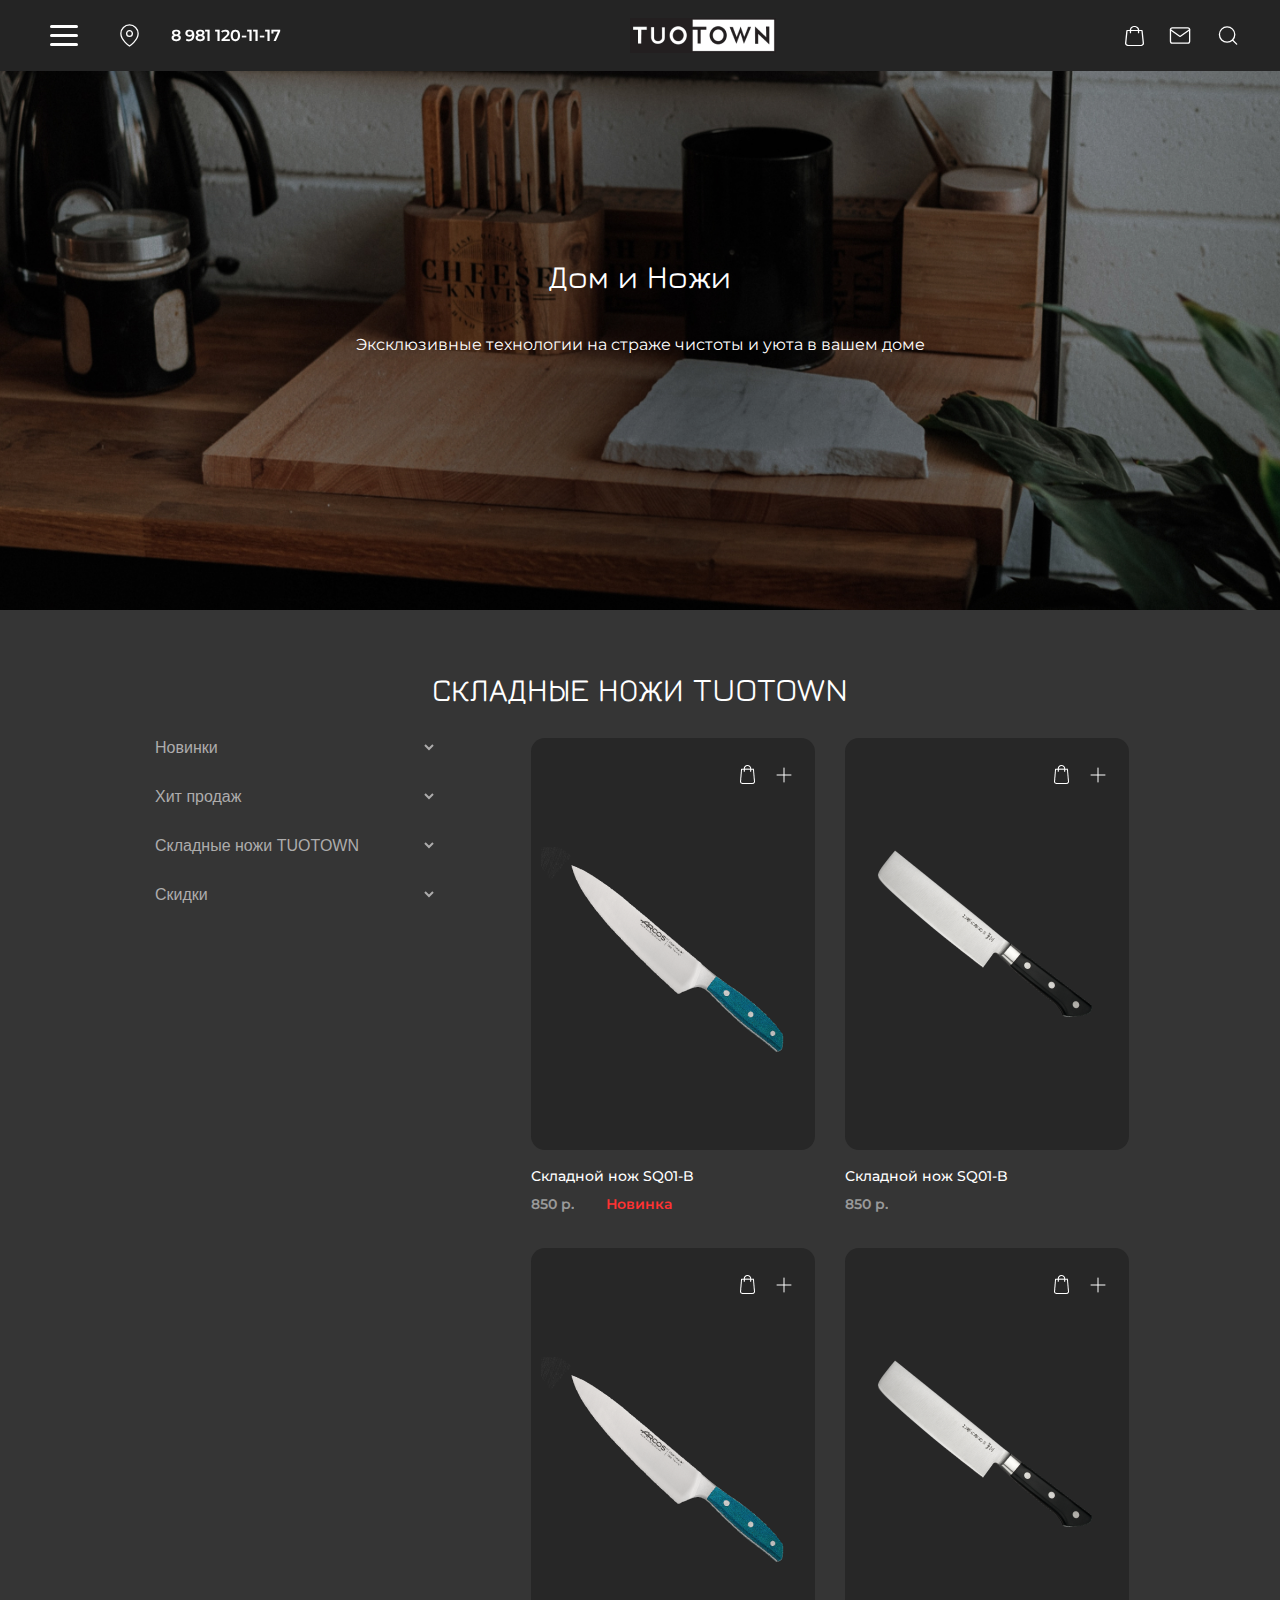
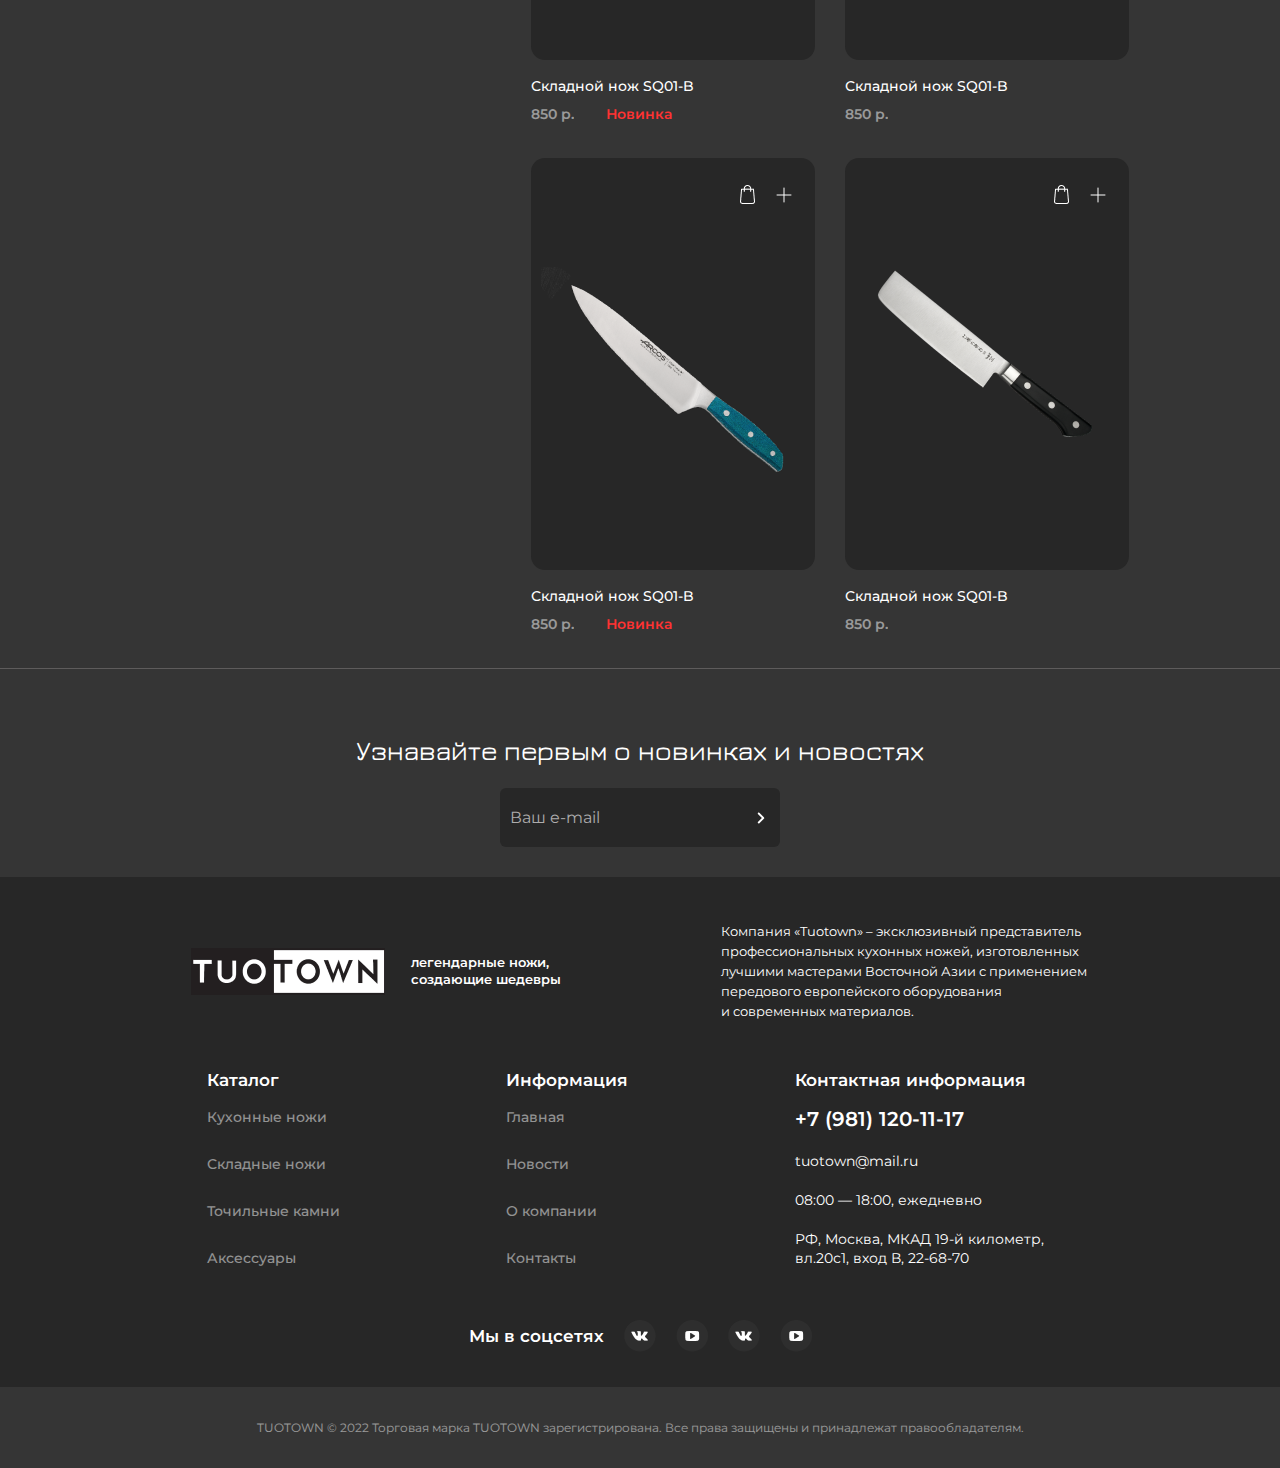
<file: catalog-k1.html>
<!DOCTYPE html>
<html lang="ru">
    <head>
        <meta charset="UTF-8">
        <meta http-equiv="X-UA-Compatible" content="IE=edge">
        <meta name="viewport" content="width=device-width, initial-scale=1.0">
        <title>TuoTown</title>
        <link rel="icon" type="image/x-icon" href="images/favicon.ico">
        <link rel="preconnect" href="https://fonts.googleapis.com">
        <link rel="preconnect" href="https://fonts.gstatic.com" crossorigin>
        <link href="https://fonts.googleapis.com/css2?family=Montserrat:wght@400;500;600&display=swap" rel="stylesheet">
        <link href="https://fonts.googleapis.com/css2?family=Jura:wght@400;500;600&display=swap" rel="stylesheet">
        <link rel="stylesheet" href="css/style.css">
    </head>

    <body>
        <div class="wrapper">
        
            <header class="header" id="k1">
                <div class="header__conteiner">

                    <div class="header__items">

                        <div class="header-menu__block">

                            <div class="navigatsiya">
                                <div class="mobile-menu">
                                    <span></span>
                                    <span></span>
                                    <span></span>
                                </div>

                                <nav class="header__menu">
                                    <ul class="menu__list">
                                        <li class="menu__item">
                                            <a class="menu__link" href="product.html">
                                                Кухонные ножи TUOTOWN
                                            </a>
                                        </li>
                                        <li class="menu__item">
                                            <a class="menu__link" href="#k1">Складные ножи TUOTOWN</a>
                                        </li>
                                        <li class="menu__item">
                                            <a class="menu__link" href="catalog-k2.html">
                                                Кухонные ножи QXF
                                            </a>
                                        </li>
                                        <li class="menu__item">
                                            <a class="menu__link" href="catalog-k3.html">
                                                Точильные камни
                                            </a> 
                                        </li>
                                        <li class="menu__item">
                                            <a class="menu__link" href="catalog-k4.html">
                                                Наборы для BBQ
                                            </a>
                                        </li>
                                        <li class="menu__item">
                                            <a class="menu__link" href="catalog-k5.html">
                                                Кухонные принадлежности
                                            </a>
                                        </li>
                                        <li class="menu__item">
                                            <a class="menu__link" href="catalog-k6.html">
                                                Туристические товары
                                            </a>
                                        </li>
                                        <li class="menu__item-small">
                                            <a class="menu__link" href="index.html#news">
                                                Новости
                                            </a>
                                        </li>
                                        <li class="menu__item-small">
                                            <a class="menu__link" href="index.html#about">
                                                О компании
                                            </a>
                                        </li>
                                        <li class="menu__item-small">
                                            <a class="menu__link" href="#contact">Контакты</a>
                                        </li>
                                        <li class="menu__item-small">
                                            <a class="menu__link" href="map.html">
                                                Как проехать
                                            </a>
                                        </li>
                                        <li class="menu__item-mobile">
                                            <a class="menu__link" href="service.html">
                                                Сервис
                                            </a>
                                        </li>
                                        <li class="menu__item-mobile">
                                            <a class="menu__link" href="#">Поиск</a>
                                        </li>
                                    </ul>
                                </nav> 
                            </div>

                            <div class="header-map">
                                <a href="map.html" class="header-map__link">
                                    <svg width="23" height="23" viewBox="0 0 23 23" fill="none" xmlns="http://www.w3.org/2000/svg">
                                        <path d="M20.125 9.58333C20.125 16.2917 11.5 22.0417 11.5 22.0417C11.5 22.0417 2.875 16.2917 2.875 9.58333C2.875 7.29584 3.7837 5.10203 5.4012 3.48453C7.0187 1.86703 9.21251 0.958328 11.5 0.958328C13.7875 0.958328 15.9813 1.86703 17.5988 3.48453C19.2163 5.10203 20.125 7.29584 20.125 9.58333Z" stroke="white" stroke-width="1.3" stroke-linecap="round" stroke-linejoin="round"/>
                                        <path d="M11.5 12.4583C13.0878 12.4583 14.375 11.1711 14.375 9.58333C14.375 7.99551 13.0878 6.70833 11.5 6.70833C9.91218 6.70833 8.625 7.99551 8.625 9.58333C8.625 11.1711 9.91218 12.4583 11.5 12.4583Z" stroke="white" stroke-width="1.3" stroke-linecap="round" stroke-linejoin="round"/>
                                    </svg>
                                </a>
                            </div>

                            <div class="header-call">
                                <a href="tel:+79811201117" class="header-call__link">8 981 120-11-17</a>

                                <a href="tel:+79811201117" class="header-call__mobile-link">
                                    <svg width="24" height="24" viewBox="0 0 24 24" fill="none" xmlns="http://www.w3.org/2000/svg">
                                    <path d="M21.9999 16.92V19.92C22.0011 20.1985 21.944 20.4741 21.8324 20.7293C21.7209 20.9845 21.5572 21.2136 21.352 21.4018C21.1468 21.5901 20.9045 21.7335 20.6407 21.8227C20.3769 21.9119 20.0973 21.945 19.8199 21.92C16.7428 21.5856 13.7869 20.5341 11.1899 18.85C8.77376 17.3146 6.72527 15.2661 5.18993 12.85C3.49991 10.2412 2.44818 7.27097 2.11993 4.17997C2.09494 3.90344 2.12781 3.62474 2.21643 3.3616C2.30506 3.09846 2.4475 2.85666 2.6347 2.6516C2.82189 2.44653 3.04974 2.28268 3.30372 2.1705C3.55771 2.05831 3.83227 2.00024 4.10993 1.99997H7.10993C7.59524 1.9952 8.06572 2.16705 8.43369 2.48351C8.80166 2.79996 9.04201 3.23942 9.10993 3.71997C9.23656 4.68004 9.47138 5.6227 9.80993 6.52997C9.94448 6.8879 9.9736 7.27689 9.89384 7.65086C9.81408 8.02482 9.6288 8.36809 9.35993 8.63998L8.08993 9.90997C9.51349 12.4135 11.5864 14.4864 14.0899 15.91L15.3599 14.64C15.6318 14.3711 15.9751 14.1858 16.3491 14.1061C16.723 14.0263 17.112 14.0554 17.4699 14.19C18.3772 14.5285 19.3199 14.7634 20.2799 14.89C20.7657 14.9585 21.2093 15.2032 21.5265 15.5775C21.8436 15.9518 22.0121 16.4296 21.9999 16.92Z" stroke="white" stroke-linecap="round" stroke-linejoin="round"/>
                                    </svg>
                                </a>
                            </div>

                            <div class="header-basket__mobile">
                                <a href="basket.html" class="header-basket__mobile-link">
                                    <svg width="19" height="20" viewBox="0 0 19 20" fill="none" xmlns="http://www.w3.org/2000/svg">
                                    <path d="M9.96812 0C10.3023 0.0664498 10.6486 0.112453 10.9767 0.204461C12.8663 0.751393 14.0632 2.0855 14.1908 3.76719C14.1908 3.79786 14.203 3.82853 14.2091 3.88987C14.2941 3.88987 14.3792 3.88987 14.4582 3.88987C15.2602 3.88987 16.0683 3.88987 16.8703 3.88987C17.3685 3.88987 17.6116 4.07388 17.6602 4.48792C17.8242 6.02137 17.9822 7.55994 18.1402 9.09339C18.3346 10.9182 18.529 12.7481 18.7234 14.5729C18.8206 15.4675 18.9482 16.362 18.9968 17.2565C19.0455 18.1766 18.529 18.882 17.6602 19.4084C16.9736 19.8225 16.1898 19.9912 15.3453 19.9912C12.3073 19.986 9.26332 19.9912 6.22539 19.9912C5.27148 19.9912 4.32364 20.0167 3.36973 19.9809C2.16671 19.94 1.17634 19.5209 0.47762 18.6724C-0.00237289 18.0897 -0.0509798 17.4354 0.0340823 16.7505C0.210282 15.3346 0.343951 13.9136 0.489772 12.4926C0.635593 11.0971 0.787489 9.70678 0.93331 8.31133C1.06698 7.07434 1.19457 5.83736 1.32217 4.60037C1.32824 4.54414 1.32824 4.4828 1.34039 4.42658C1.40115 4.06877 1.63811 3.88987 2.07557 3.88476C2.88974 3.87964 3.69783 3.88476 4.51199 3.88476C4.60313 3.88476 4.69427 3.88476 4.79148 3.88476C4.82794 3.27648 4.96768 2.71422 5.2897 2.19284C6.05526 0.981412 7.24005 0.265799 8.84408 0.0408922C8.91092 0.0306691 8.97775 0.0153346 9.04459 0C9.34838 0 9.65825 0 9.96812 0ZM4.80971 5.00929C4.06238 5.00929 3.34543 5.00929 2.61632 5.00929C2.61025 5.05018 2.5981 5.08085 2.5981 5.11663C2.41582 6.86477 2.22747 8.61802 2.04519 10.3662C1.80823 12.6459 1.57128 14.9308 1.32824 17.2105C1.28571 17.6296 1.44976 17.9772 1.77785 18.2788C2.28823 18.7388 2.94442 18.8973 3.66745 18.8973C7.556 18.9024 11.4506 18.9024 15.3392 18.8973C15.7766 18.8973 16.1959 18.836 16.5969 18.6724C17.2348 18.4117 17.7938 17.8545 17.6845 17.1389C17.6176 16.7096 17.5872 16.27 17.5447 15.8355C17.3867 14.302 17.2227 12.7635 17.0647 11.23C16.8824 9.50232 16.7002 7.76951 16.5179 6.04182C16.4814 5.69935 16.4389 5.35687 16.4025 5.01951C15.6612 5.01951 14.9382 5.01951 14.203 5.01951C14.203 5.09107 14.203 5.15241 14.203 5.20864C14.203 5.70446 14.2091 6.20027 14.1969 6.69098C14.1908 7.00278 13.8992 7.2328 13.5407 7.22769C13.1944 7.22258 12.9149 6.99767 12.8967 6.69609C12.8906 6.59386 12.8967 6.48652 12.8967 6.38429C12.8967 5.92936 12.8967 5.47444 12.8967 5.01951C10.6243 5.01951 8.38232 5.01951 6.1221 5.01951C6.1221 5.07063 6.1221 5.11152 6.1221 5.1473C6.1221 5.65334 6.12817 6.16449 6.1221 6.67053C6.11602 6.99767 5.83046 7.2328 5.4659 7.22769C5.10743 7.22769 4.83401 6.99256 4.82186 6.68076C4.81579 6.58364 4.82186 6.48652 4.82186 6.3894C4.80971 5.92936 4.80971 5.47444 4.80971 5.00929ZM12.8906 3.87964C12.8055 2.81134 12.2526 1.99349 11.159 1.47723C9.97419 0.920074 8.77725 0.960966 7.64106 1.58457C6.675 2.11617 6.18285 2.89823 6.1221 3.87964C8.38839 3.87964 10.6304 3.87964 12.8906 3.87964Z" fill="white"/>
                                    </svg>
                                </a>
                            </div>
                        </div>

                        <div class="header__logo">
                            <a href="index.html">
                                <img src="images/header-logo.png" alt="#">
                            </a>
                        </div> 

                        <div class="header-elements__block">

                            <div class="header-basket">
                                <a href="basket.html" class="header-basket__link">
                                    <svg width="19" height="20" viewBox="0 0 19 20" fill="none" xmlns="http://www.w3.org/2000/svg">
                                    <path d="M9.96812 0C10.3023 0.0664498 10.6486 0.112453 10.9767 0.204461C12.8663 0.751393 14.0632 2.0855 14.1908 3.76719C14.1908 3.79786 14.203 3.82853 14.2091 3.88987C14.2941 3.88987 14.3792 3.88987 14.4582 3.88987C15.2602 3.88987 16.0683 3.88987 16.8703 3.88987C17.3685 3.88987 17.6116 4.07388 17.6602 4.48792C17.8242 6.02137 17.9822 7.55994 18.1402 9.09339C18.3346 10.9182 18.529 12.7481 18.7234 14.5729C18.8206 15.4675 18.9482 16.362 18.9968 17.2565C19.0455 18.1766 18.529 18.882 17.6602 19.4084C16.9736 19.8225 16.1898 19.9912 15.3453 19.9912C12.3073 19.986 9.26332 19.9912 6.22539 19.9912C5.27148 19.9912 4.32364 20.0167 3.36973 19.9809C2.16671 19.94 1.17634 19.5209 0.47762 18.6724C-0.00237289 18.0897 -0.0509798 17.4354 0.0340823 16.7505C0.210282 15.3346 0.343951 13.9136 0.489772 12.4926C0.635593 11.0971 0.787489 9.70678 0.93331 8.31133C1.06698 7.07434 1.19457 5.83736 1.32217 4.60037C1.32824 4.54414 1.32824 4.4828 1.34039 4.42658C1.40115 4.06877 1.63811 3.88987 2.07557 3.88476C2.88974 3.87964 3.69783 3.88476 4.51199 3.88476C4.60313 3.88476 4.69427 3.88476 4.79148 3.88476C4.82794 3.27648 4.96768 2.71422 5.2897 2.19284C6.05526 0.981412 7.24005 0.265799 8.84408 0.0408922C8.91092 0.0306691 8.97775 0.0153346 9.04459 0C9.34838 0 9.65825 0 9.96812 0ZM4.80971 5.00929C4.06238 5.00929 3.34543 5.00929 2.61632 5.00929C2.61025 5.05018 2.5981 5.08085 2.5981 5.11663C2.41582 6.86477 2.22747 8.61802 2.04519 10.3662C1.80823 12.6459 1.57128 14.9308 1.32824 17.2105C1.28571 17.6296 1.44976 17.9772 1.77785 18.2788C2.28823 18.7388 2.94442 18.8973 3.66745 18.8973C7.556 18.9024 11.4506 18.9024 15.3392 18.8973C15.7766 18.8973 16.1959 18.836 16.5969 18.6724C17.2348 18.4117 17.7938 17.8545 17.6845 17.1389C17.6176 16.7096 17.5872 16.27 17.5447 15.8355C17.3867 14.302 17.2227 12.7635 17.0647 11.23C16.8824 9.50232 16.7002 7.76951 16.5179 6.04182C16.4814 5.69935 16.4389 5.35687 16.4025 5.01951C15.6612 5.01951 14.9382 5.01951 14.203 5.01951C14.203 5.09107 14.203 5.15241 14.203 5.20864C14.203 5.70446 14.2091 6.20027 14.1969 6.69098C14.1908 7.00278 13.8992 7.2328 13.5407 7.22769C13.1944 7.22258 12.9149 6.99767 12.8967 6.69609C12.8906 6.59386 12.8967 6.48652 12.8967 6.38429C12.8967 5.92936 12.8967 5.47444 12.8967 5.01951C10.6243 5.01951 8.38232 5.01951 6.1221 5.01951C6.1221 5.07063 6.1221 5.11152 6.1221 5.1473C6.1221 5.65334 6.12817 6.16449 6.1221 6.67053C6.11602 6.99767 5.83046 7.2328 5.4659 7.22769C5.10743 7.22769 4.83401 6.99256 4.82186 6.68076C4.81579 6.58364 4.82186 6.48652 4.82186 6.3894C4.80971 5.92936 4.80971 5.47444 4.80971 5.00929ZM12.8906 3.87964C12.8055 2.81134 12.2526 1.99349 11.159 1.47723C9.97419 0.920074 8.77725 0.960966 7.64106 1.58457C6.675 2.11617 6.18285 2.89823 6.1221 3.87964C8.38839 3.87964 10.6304 3.87964 12.8906 3.87964Z" fill="white"/>
                                    </svg>
                                </a>
                            </div>

                            <div class="header-service">
                                <a href="service.html" class="header-service__link">
                                    <svg width="24" height="23" viewBox="0 0 24 23" fill="none" xmlns="http://www.w3.org/2000/svg">
                                        <path d="M4.38175 3.83333H19.7151C20.7693 3.83333 21.6318 4.69583 21.6318 5.74999V17.25C21.6318 18.3042 20.7693 19.1667 19.7151 19.1667H4.38175C3.32759 19.1667 2.46509 18.3042 2.46509 17.25V5.74999C2.46509 4.69583 3.32759 3.83333 4.38175 3.83333Z" stroke="white" stroke-width="1.3" stroke-linecap="round" stroke-linejoin="round"/>
                                        <path d="M21.6318 5.75L12.0484 12.4583L2.46509 5.75" stroke="white" stroke-width="1.3" stroke-linecap="round" stroke-linejoin="round"/>
                                    </svg> 
                                </a>
                            </div>

                            <div class="header-search">
                                <a href="#" class="header-search__link">
                                    <svg width="24" height="23" viewBox="0 0 24 23" fill="none" xmlns="http://www.w3.org/2000/svg">
                                        <path d="M11.09 18.2083C15.3242 18.2083 18.7567 14.7759 18.7567 10.5417C18.7567 6.30748 15.3242 2.875 11.09 2.875C6.85582 2.875 3.42334 6.30748 3.42334 10.5417C3.42334 14.7759 6.85582 18.2083 11.09 18.2083Z" stroke="white" stroke-width="1.3" stroke-linecap="round" stroke-linejoin="round"/>
                                        <path d="M20.6734 20.125L16.5046 15.9563" stroke="white" stroke-width="1.3" stroke-linecap="round" stroke-linejoin="round"/>
                                    </svg>
                                </a>
                            </div>
                        </div>
                    </div> 

                </div>
            </header>

            <main class="main">

                <div class="catalog-block">
                    <div class="catalog-block__conteiner">

                        <div class="catalog-block__title">
                            <h2>
                                Дом и Ножи
                            </h2>
                        </div>

                        <div class="catalog-block__text">
                            <p>
                                Эксклюзивные технологии на страже чистоты и уюта в вашем доме
                            </p>
                        </div>

                    </div>
                </div>

                <div class="catalog-k1__elements">
                    <div class="catalog-k1__elements-conteiner">

                        <div class="catalog-k1__title">
                            <h2>Складные ножи TUOTOWN</h2>
                        </div>

                        <div class="catalog-k1__items">

                            <div class="catalog-k1__menu">
                                <select name="catalog-k1__menu">
                                    <option class="catalog-k1__menu-caption" value="">Новинки</option>
                                    <option value="1">Складной нож TUOTOWN 810244</option>
                                    <option value="2">Складной нож TUOTOWN 810244</option>
                                    <option value="3">Складной нож TUOTOWN 810244</option>
                                    <option value="4">Складной нож TUOTOWN 810244</option>
                                    <option value="5">Складной нож TUOTOWN 810244</option>
                                </select>

                                <select name="catalog-k1__menu">
                                    <option class="catalog-k1__menu-caption" value="">Хит продаж</option>
                                    <option value="1">Складной нож TUOTOWN 810244</option>
                                    <option value="2">Складной нож TUOTOWN 810244</option>
                                    <option value="3">Складной нож TUOTOWN 810244</option>
                                </select>

                                <select name="catalog-k1__menu">
                                    <option class="catalog-k1__menu-caption" value="">Складные ножи TUOTOWN</option>
                                    <option value="1">Складной нож TUOTOWN 810244</option>
                                    <option value="2">Складной нож TUOTOWN 810244</option>
                                    <option value="3">Складной нож TUOTOWN 810244</option>
                                    <option value="4">Складной нож TUOTOWN 810244</option>
                                    <option value="5">Складной нож TUOTOWN 810244</option>
                                    <option value="1">Складной нож TUOTOWN 810244</option>
                                    <option value="2">Складной нож TUOTOWN 810244</option>
                                    <option value="3">Складной нож TUOTOWN 810244</option>
                                    <option value="4">Складной нож TUOTOWN 810244</option>
                                    <option value="5">Складной нож TUOTOWN 810244</option>
                                    <option value="1">Складной нож TUOTOWN 810244</option>
                                    <option value="2">Складной нож TUOTOWN 810244</option>
                                    <option value="3">Складной нож TUOTOWN 810244</option>
                                    <option value="4">Складной нож TUOTOWN 810244</option>
                                    <option value="5">Складной нож TUOTOWN 810244</option>
                                    <option value="1">Складной нож TUOTOWN 810244</option>
                                    <option value="2">Складной нож TUOTOWN 810244</option>
                                    <option value="3">Складной нож TUOTOWN 810244</option>
                                    <option value="4">Складной нож TUOTOWN 810244</option>
                                    <option value="5">Складной нож TUOTOWN 810244</option>
                                </select>

                                <select name="catalog-k1__menu">
                                    <option value="">Скидки</option>
                                    <option value="1">Складной нож TUOTOWN 810244</option>
                                    <option value="2">Складной нож TUOTOWN 810244</option>
                                    <option value="3">Складной нож TUOTOWN 810244</option>
                                    <option value="2">Складной нож TUOTOWN 810244</option>
                                    <option value="3">Складной нож TUOTOWN 810244</option>
                                </select>
                            </div>

                            <div class="catalog-k1__gallery">

                                <div class="tuotown-gallery__card">

                                    <div class="card-elements">
                                        <div class="pay-select__items">
                                            <a href="#">
                                                <img src="images/pay-icon.png" alt="#">
                                            </a>
                                            
                                            <a href="#">
                                                <img src="images/select-icon.png" alt="#">
                                            </a>
                                        </div>

                                        <div class="tuotown-gallery__image">
                                            <a href="#">
                                                <img src="images/gallery-image-02.png" alt="#">
                                            </a>
                                        </div> 
                                    </div>
                                    
                                    <div class="tuotown-gallery__caption">
                                        <p class="tuotown-gallery__title">
                                            <a href="#">Складной нож SQ01-B</a> 
                                        </p>

                                        <div class="price-new">
                                            <span>850 р.</span>
                                            <span class="new-position">Новинка</span>
                                        </div>
                                    </div>
                                </div>

                                <div class="tuotown-gallery__card">

                                    <div class="card-elements">
                                        <div class="pay-select__items">
                                            <a href="#">
                                                <img src="images/pay-icon.png" alt="#">
                                            </a>
                                            
                                            <a href="#">
                                                <img src="images/select-icon.png" alt="#">
                                            </a>
                                        </div>

                                        <div class="tuotown-gallery__image">
                                            <a href="#">
                                                <img src="images/gallery-image-03.png" alt="#">
                                            </a>
                                        </div> 
                                    </div>
                                    
                                    <div class="tuotown-gallery__caption">
                                        <p class="tuotown-gallery__title">
                                            <a href="#">Складной нож SQ01-B</a> 
                                        </p>

                                        <div class="price-new">
                                            <span>850 р.</span>
                                        </div>
                                    </div>
                                </div>

                                <div class="tuotown-gallery__card">

                                    <div class="card-elements">
                                        <div class="pay-select__items">
                                            <a href="#">
                                                <img src="images/pay-icon.png" alt="#">
                                            </a>
                                            
                                            <a href="#">
                                                <img src="images/select-icon.png" alt="#">
                                            </a>
                                        </div>

                                        <div class="tuotown-gallery__image">
                                            <a href="#">
                                                <img src="images/gallery-image-02.png" alt="#">
                                            </a>
                                        </div> 
                                    </div>
                                    
                                    <div class="tuotown-gallery__caption">
                                        <p class="tuotown-gallery__title">
                                            <a href="#">Складной нож SQ01-B</a> 
                                        </p>

                                        <div class="price-new">
                                            <span>850 р.</span>
                                            <span class="new-position">Новинка</span>
                                        </div>
                                    </div>
                                </div>

                                <div class="tuotown-gallery__card">

                                    <div class="card-elements">
                                        <div class="pay-select__items">
                                            <a href="#">
                                                <img src="images/pay-icon.png" alt="#">
                                            </a>
                                            
                                            <a href="#">
                                                <img src="images/select-icon.png" alt="#">
                                            </a>
                                        </div>

                                        <div class="tuotown-gallery__image">
                                            <a href="#">
                                                <img src="images/gallery-image-03.png" alt="#">
                                            </a>
                                        </div> 
                                    </div>
                                    
                                    <div class="tuotown-gallery__caption">
                                        <p class="tuotown-gallery__title">
                                            <a href="#">Складной нож SQ01-B</a> 
                                        </p>

                                        <div class="price-new">
                                            <span>850 р.</span>
                                        </div>
                                    </div>
                                </div>

                                <div class="tuotown-gallery__card">

                                    <div class="card-elements">
                                        <div class="pay-select__items">
                                            <a href="#">
                                                <img src="images/pay-icon.png" alt="#">
                                            </a>
                                            
                                            <a href="#">
                                                <img src="images/select-icon.png" alt="#">
                                            </a>
                                        </div>

                                        <div class="tuotown-gallery__image">
                                            <a href="#">
                                                <img src="images/gallery-image-02.png" alt="#">
                                            </a>
                                        </div> 
                                    </div>
                                    
                                    <div class="tuotown-gallery__caption">
                                        <p class="tuotown-gallery__title">
                                            <a href="#">Складной нож SQ01-B</a> 
                                        </p>

                                        <div class="price-new">
                                            <span>850 р.</span>
                                            <span class="new-position">Новинка</span>
                                        </div>
                                    </div>
                                </div>

                                <div class="tuotown-gallery__card">

                                    <div class="card-elements">
                                        <div class="pay-select__items">
                                            <a href="#">
                                                <img src="images/pay-icon.png" alt="#">
                                            </a>
                                            
                                            <a href="#">
                                                <img src="images/select-icon.png" alt="#">
                                            </a>
                                        </div>

                                        <div class="tuotown-gallery__image">
                                            <a href="#">
                                                <img src="images/gallery-image-03.png" alt="#">
                                            </a>
                                        </div> 
                                    </div>
                                    
                                    <div class="tuotown-gallery__caption">
                                        <p class="tuotown-gallery__title">
                                            <a href="#">Складной нож SQ01-B</a> 
                                        </p>

                                        <div class="price-new">
                                            <span>850 р.</span>
                                        </div>
                                    </div>
                                </div>

                            </div> 
                        </div>

                    </div>
                </div>

                <div class="catalog-subscribe__block">
                    <div class="catalog-subscribe__block-conteiner">
    
                        <div class="new-subscribe__block-title">
                            <h3>
                                Узнавайте первым о новинках и новостях
                            </h3>
                        </div>
    
                        <form class="new-subscribe__block-form" action="#">
                            <input class="subscribe" type="email" placeholder="Ваш e-mail">
                            
                            <input class="new-subscribe__block-button" type="image" 
                            src="images/right-button-icon.png" alt="#" name="submit">
                        </form>
                    </div>        
                </div>  

            </main>

            <footer class="footer">
                <div class="footer__conteiner">

                    <div class="footer-logo__block">

                        <div class="footer-logo">
                            <img src="images/footer-logo.png" alt="#">

                            <p class="footer-logo__caption">
                                легендарные ножи,
                                создающие шедевры
                            </p>
                        </div>

                        <div class="footer-logo__text">
                            Компания «Tuotown» – эксклюзивный представитель
                            профессиональных кухонных ножей, изготовленных
                            лучшими мастерами Восточной Азии с применением
                            передового европейского оборудования
                            и современных материалов. 
                        </div>
                    </div>

                    <div class="footer__items">

                        <nav class="footer-catalog__menu">
                            <ul class="footer-catalog-menu__list">
                                <li class="footer-catalog-menu__item-title">
                                    Каталог
                                </li>
                                <li class="footer-catalog-menu__item">
                                    <a class="footer-catalog-menu__link" href="product.html">Кухонные ножи</a>
                                </li>
                                <li class="footer-catalog-menu__item">
                                    <a class="footer-catalog-menu__link" href="#k1">Складные ножи</a>
                                </li>
                                <li class="footer-catalog-menu__item">
                                    <a class="footer-catalog-menu__link" href="catalog-k3.html">
                                        Точильные камни
                                    </a> 
                                </li>
                                <li class="footer-catalog-menu__item">
                                    <a class="footer-catalog-menu__link" href="catalog-k5.html">
                                        Аксессуары
                                    </a>
                                </li>
                            </ul>
                        </nav> 
                            
                        <nav class="footer-info__menu">
                            <ul class="footer-info-menu__list">
                                <li class="footer-info-menu__item-title">
                                    Информация
                                </li>
                                <li class="footer-info-menu__item">
                                    <a class="footer-info-menu__link" href="index.html#main-page">
                                        Главная
                                    </a>
                                </li>
                                <li class="footer-info-menu__item">
                                    <a class="footer-info-menu__link" href="index.html#news">
                                        Новости
                                    </a>
                                </li>
                                <li class="footer-info-menu__item">
                                    <a class="footer-info-menu__link" href="index.html#about">
                                        О компании
                                    </a>
                                </li>
                                <li class="footer-info-menu__item">
                                    <a class="footer-info-menu__link" href="#contact">Контакты</a>
                                </li> 
                            </ul>
                        </nav> 

                        <div class="footer-contact" id="contact">
                            <div class="footer-contact__caption">
                                Контактная информация
                            </div>

                            <div class="footer-contact__phone">
                                <span>+7 (981) 120-11-17</span>
                                <span class="footer-contact__email">tuotown@mail.ru</span>
                            </div>

                            <div class="footer-contact__time">
                                08:00 — 18:00, ежедневно
                            </div>

                            <div class="footer-contact__address">
                                РФ, Москва, МКАД 19-й километр,
                                вл.20с1, вход В, 22-68-70 
                            </div>
                        </div>
                    </div>

                    <nav class="footer-social__menu">
                        <ul class="footer-social-menu__list">

                            <li class="footer-social-menu__item-title">
                                Мы в соцсетях
                            </li>
                            <li class="footer-social-menu__item">
                                <a class="footer-social-menu__link" href="https://vk.com" target="_blank">
                                    <img src="images/vk-icon.png" alt="#">
                                </a>
                            </li>
                            <li class="footer-social-menu__item">
                                <a class="footer-social-menu__link" href="https://www.youtube.com" target="_blank">
                                    <img src="images/youtube-icon.png" alt="#"> 
                                </a>
                            </li>
                            <li class="footer-social-menu__item">
                                <a class="footer-social-menu__link" href="https://vk.com" target="_blank">
                                    <img src="images/vk-icon.png" alt="#">
                                </a>
                            </li>
                            <li class="footer-social-menu__item">
                                <a class="footer-social-menu__link" href="https://www.youtube.com" target="_blank">
                                    <img src="images/youtube-icon.png" alt="#">
                                </a>
                            </li> 
                        </ul>
                    </nav> 

                </div>
                
            </footer>

            <div class="footer-copyright">
                <p class="footer-copyright__text">
                    TUOTOWN &copy; 2022 Торговая марка TUOTOWN зарегистрирована. Все права защищены и принадлежат правообладателям.
                </p>
            </div>

        </div>
        
        <script src="https://code.jquery.com/jquery-3.3.1.min.js"></script>
        <script src="js/script.main.js"></script>

    </body>

</html>
</file>
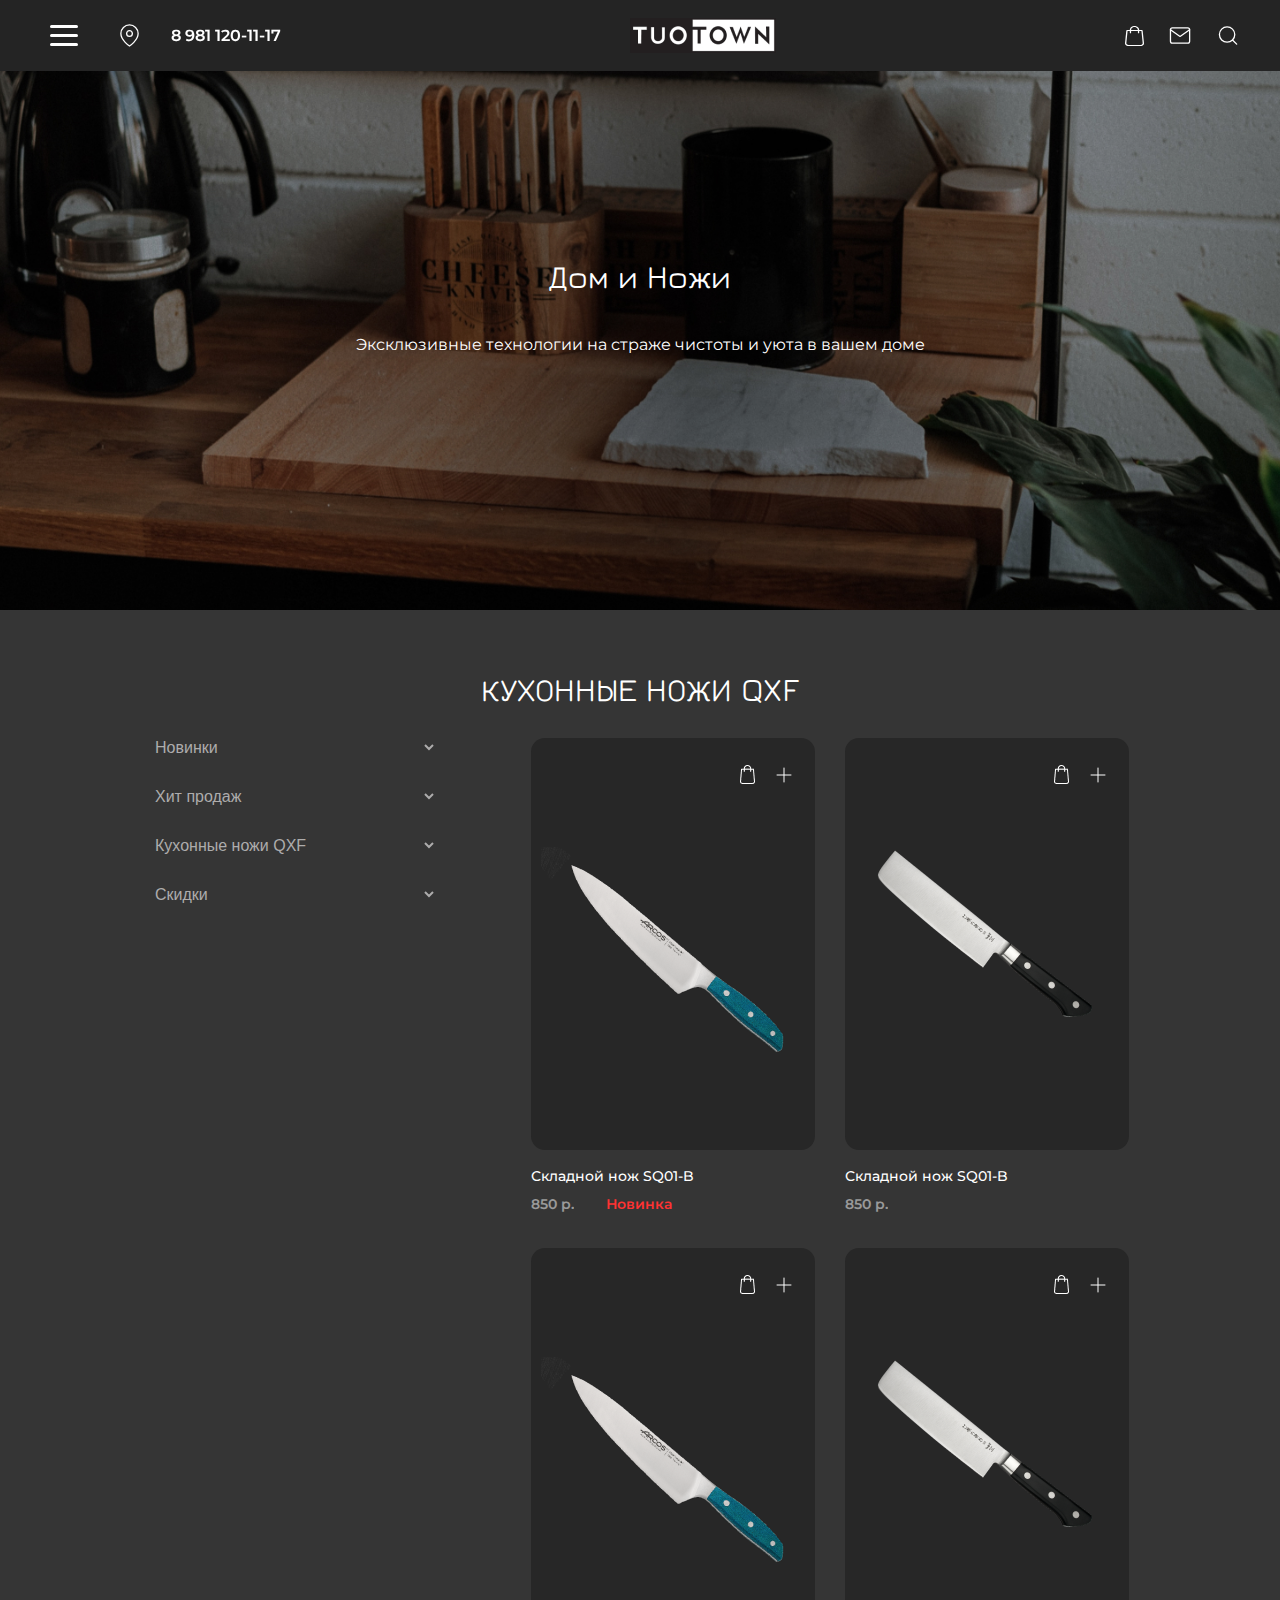
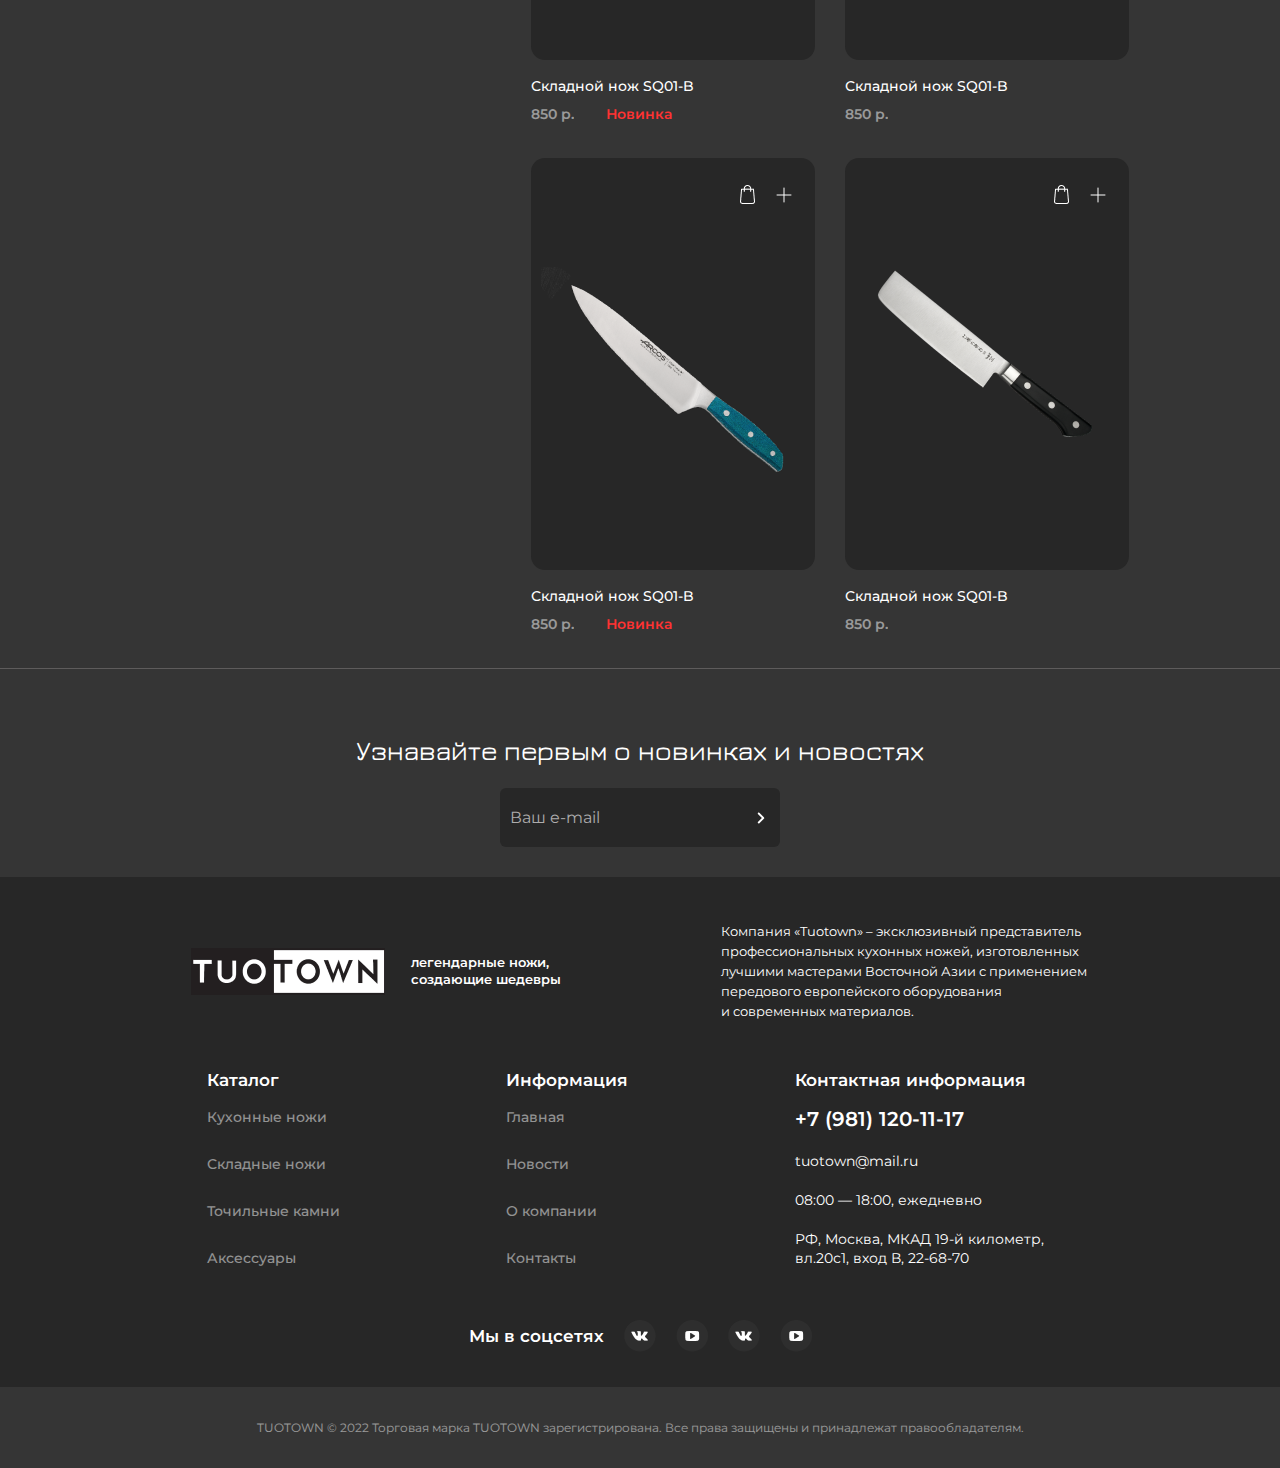
<file: catalog-k2.html>
<!DOCTYPE html>
<html lang="ru">
    <head>
        <meta charset="UTF-8">
        <meta http-equiv="X-UA-Compatible" content="IE=edge">
        <meta name="viewport" content="width=device-width, initial-scale=1.0">
        <title>TuoTown</title>
        <link rel="icon" type="image/x-icon" href="images/favicon.ico">
        <link rel="preconnect" href="https://fonts.googleapis.com">
        <link rel="preconnect" href="https://fonts.gstatic.com" crossorigin>
        <link href="https://fonts.googleapis.com/css2?family=Montserrat:wght@400;500;600&display=swap" rel="stylesheet">
        <link href="https://fonts.googleapis.com/css2?family=Jura:wght@400;500;600&display=swap" rel="stylesheet">
        <link rel="stylesheet" href="css/style.css">
    </head>

    <body>
        <div class="wrapper">
        
            <header class="header" id="k2">
                <div class="header__conteiner">

                    <div class="header__items">

                        <div class="header-menu__block">

                            <div class="navigatsiya">
                                <div class="mobile-menu">
                                    <span></span>
                                    <span></span>
                                    <span></span>
                                </div>

                                <nav class="header__menu">
                                    <ul class="menu__list">
                                        <li class="menu__item">
                                            <a class="menu__link" href="product.html">
                                                Кухонные ножи TUOTOWN
                                            </a>
                                        </li>
                                        <li class="menu__item">
                                            <a class="menu__link" href="catalog-k1.html">
                                                Складные ножи TUOTOWN
                                            </a>
                                        </li>
                                        <li class="menu__item">
                                            <a class="menu__link" href="#k2">Кухонные ножи QXF</a>
                                        </li>
                                        <li class="menu__item">
                                            <a class="menu__link" href="catalog-k3.html">
                                                Точильные камни
                                            </a> 
                                        </li>
                                        <li class="menu__item">
                                            <a class="menu__link" href="catalog-k4.html">
                                                Наборы для BBQ
                                            </a>
                                        </li>
                                        <li class="menu__item">
                                            <a class="menu__link" href="catalog-k5.html">
                                                Кухонные принадлежности
                                            </a>
                                        </li>
                                        <li class="menu__item">
                                            <a class="menu__link" href="catalog-k6.html">
                                                Туристические товары
                                            </a>
                                        </li>
                                        <li class="menu__item-small">
                                            <a class="menu__link" href="index.html#news">
                                                Новости
                                            </a>
                                        </li>
                                        <li class="menu__item-small">
                                            <a class="menu__link" href="index.html#about">
                                                О компании
                                            </a>
                                        </li>
                                        <li class="menu__item-small">
                                            <a class="menu__link" href="#contact">Контакты</a>
                                        </li>
                                        <li class="menu__item-small">
                                            <a class="menu__link" href="map.html">
                                                Как проехать
                                            </a>
                                        </li>
                                        <li class="menu__item-mobile">
                                            <a class="menu__link" href="service.html">
                                                Сервис
                                            </a>
                                        </li>
                                        <li class="menu__item-mobile">
                                            <a class="menu__link" href="#">Поиск</a>
                                        </li>
                                    </ul>
                                </nav> 
                            </div>

                            <div class="header-map">
                                <a href="map.html" class="header-map__link">
                                    <svg width="23" height="23" viewBox="0 0 23 23" fill="none" xmlns="http://www.w3.org/2000/svg">
                                        <path d="M20.125 9.58333C20.125 16.2917 11.5 22.0417 11.5 22.0417C11.5 22.0417 2.875 16.2917 2.875 9.58333C2.875 7.29584 3.7837 5.10203 5.4012 3.48453C7.0187 1.86703 9.21251 0.958328 11.5 0.958328C13.7875 0.958328 15.9813 1.86703 17.5988 3.48453C19.2163 5.10203 20.125 7.29584 20.125 9.58333Z" stroke="white" stroke-width="1.3" stroke-linecap="round" stroke-linejoin="round"/>
                                        <path d="M11.5 12.4583C13.0878 12.4583 14.375 11.1711 14.375 9.58333C14.375 7.99551 13.0878 6.70833 11.5 6.70833C9.91218 6.70833 8.625 7.99551 8.625 9.58333C8.625 11.1711 9.91218 12.4583 11.5 12.4583Z" stroke="white" stroke-width="1.3" stroke-linecap="round" stroke-linejoin="round"/>
                                    </svg>
                                </a>
                            </div>

                            <div class="header-call">
                                <a href="tel:+79811201117" class="header-call__link">8 981 120-11-17</a>

                                <a href="tel:+79811201117" class="header-call__mobile-link">
                                    <svg width="24" height="24" viewBox="0 0 24 24" fill="none" xmlns="http://www.w3.org/2000/svg">
                                    <path d="M21.9999 16.92V19.92C22.0011 20.1985 21.944 20.4741 21.8324 20.7293C21.7209 20.9845 21.5572 21.2136 21.352 21.4018C21.1468 21.5901 20.9045 21.7335 20.6407 21.8227C20.3769 21.9119 20.0973 21.945 19.8199 21.92C16.7428 21.5856 13.7869 20.5341 11.1899 18.85C8.77376 17.3146 6.72527 15.2661 5.18993 12.85C3.49991 10.2412 2.44818 7.27097 2.11993 4.17997C2.09494 3.90344 2.12781 3.62474 2.21643 3.3616C2.30506 3.09846 2.4475 2.85666 2.6347 2.6516C2.82189 2.44653 3.04974 2.28268 3.30372 2.1705C3.55771 2.05831 3.83227 2.00024 4.10993 1.99997H7.10993C7.59524 1.9952 8.06572 2.16705 8.43369 2.48351C8.80166 2.79996 9.04201 3.23942 9.10993 3.71997C9.23656 4.68004 9.47138 5.6227 9.80993 6.52997C9.94448 6.8879 9.9736 7.27689 9.89384 7.65086C9.81408 8.02482 9.6288 8.36809 9.35993 8.63998L8.08993 9.90997C9.51349 12.4135 11.5864 14.4864 14.0899 15.91L15.3599 14.64C15.6318 14.3711 15.9751 14.1858 16.3491 14.1061C16.723 14.0263 17.112 14.0554 17.4699 14.19C18.3772 14.5285 19.3199 14.7634 20.2799 14.89C20.7657 14.9585 21.2093 15.2032 21.5265 15.5775C21.8436 15.9518 22.0121 16.4296 21.9999 16.92Z" stroke="white" stroke-linecap="round" stroke-linejoin="round"/>
                                    </svg>
                                </a>
                            </div>

                            <div class="header-basket__mobile">
                                <a href="basket.html" class="header-basket__mobile-link">
                                    <svg width="19" height="20" viewBox="0 0 19 20" fill="none" xmlns="http://www.w3.org/2000/svg">
                                    <path d="M9.96812 0C10.3023 0.0664498 10.6486 0.112453 10.9767 0.204461C12.8663 0.751393 14.0632 2.0855 14.1908 3.76719C14.1908 3.79786 14.203 3.82853 14.2091 3.88987C14.2941 3.88987 14.3792 3.88987 14.4582 3.88987C15.2602 3.88987 16.0683 3.88987 16.8703 3.88987C17.3685 3.88987 17.6116 4.07388 17.6602 4.48792C17.8242 6.02137 17.9822 7.55994 18.1402 9.09339C18.3346 10.9182 18.529 12.7481 18.7234 14.5729C18.8206 15.4675 18.9482 16.362 18.9968 17.2565C19.0455 18.1766 18.529 18.882 17.6602 19.4084C16.9736 19.8225 16.1898 19.9912 15.3453 19.9912C12.3073 19.986 9.26332 19.9912 6.22539 19.9912C5.27148 19.9912 4.32364 20.0167 3.36973 19.9809C2.16671 19.94 1.17634 19.5209 0.47762 18.6724C-0.00237289 18.0897 -0.0509798 17.4354 0.0340823 16.7505C0.210282 15.3346 0.343951 13.9136 0.489772 12.4926C0.635593 11.0971 0.787489 9.70678 0.93331 8.31133C1.06698 7.07434 1.19457 5.83736 1.32217 4.60037C1.32824 4.54414 1.32824 4.4828 1.34039 4.42658C1.40115 4.06877 1.63811 3.88987 2.07557 3.88476C2.88974 3.87964 3.69783 3.88476 4.51199 3.88476C4.60313 3.88476 4.69427 3.88476 4.79148 3.88476C4.82794 3.27648 4.96768 2.71422 5.2897 2.19284C6.05526 0.981412 7.24005 0.265799 8.84408 0.0408922C8.91092 0.0306691 8.97775 0.0153346 9.04459 0C9.34838 0 9.65825 0 9.96812 0ZM4.80971 5.00929C4.06238 5.00929 3.34543 5.00929 2.61632 5.00929C2.61025 5.05018 2.5981 5.08085 2.5981 5.11663C2.41582 6.86477 2.22747 8.61802 2.04519 10.3662C1.80823 12.6459 1.57128 14.9308 1.32824 17.2105C1.28571 17.6296 1.44976 17.9772 1.77785 18.2788C2.28823 18.7388 2.94442 18.8973 3.66745 18.8973C7.556 18.9024 11.4506 18.9024 15.3392 18.8973C15.7766 18.8973 16.1959 18.836 16.5969 18.6724C17.2348 18.4117 17.7938 17.8545 17.6845 17.1389C17.6176 16.7096 17.5872 16.27 17.5447 15.8355C17.3867 14.302 17.2227 12.7635 17.0647 11.23C16.8824 9.50232 16.7002 7.76951 16.5179 6.04182C16.4814 5.69935 16.4389 5.35687 16.4025 5.01951C15.6612 5.01951 14.9382 5.01951 14.203 5.01951C14.203 5.09107 14.203 5.15241 14.203 5.20864C14.203 5.70446 14.2091 6.20027 14.1969 6.69098C14.1908 7.00278 13.8992 7.2328 13.5407 7.22769C13.1944 7.22258 12.9149 6.99767 12.8967 6.69609C12.8906 6.59386 12.8967 6.48652 12.8967 6.38429C12.8967 5.92936 12.8967 5.47444 12.8967 5.01951C10.6243 5.01951 8.38232 5.01951 6.1221 5.01951C6.1221 5.07063 6.1221 5.11152 6.1221 5.1473C6.1221 5.65334 6.12817 6.16449 6.1221 6.67053C6.11602 6.99767 5.83046 7.2328 5.4659 7.22769C5.10743 7.22769 4.83401 6.99256 4.82186 6.68076C4.81579 6.58364 4.82186 6.48652 4.82186 6.3894C4.80971 5.92936 4.80971 5.47444 4.80971 5.00929ZM12.8906 3.87964C12.8055 2.81134 12.2526 1.99349 11.159 1.47723C9.97419 0.920074 8.77725 0.960966 7.64106 1.58457C6.675 2.11617 6.18285 2.89823 6.1221 3.87964C8.38839 3.87964 10.6304 3.87964 12.8906 3.87964Z" fill="white"/>
                                    </svg>
                                </a>
                            </div>
                        </div>

                        <div class="header__logo">
                            <a href="index.html">
                                <img src="images/header-logo.png" alt="#">
                            </a>
                        </div> 

                        <div class="header-elements__block">

                            <div class="header-basket">
                                <a href="basket.html" class="header-basket__link">
                                    <svg width="19" height="20" viewBox="0 0 19 20" fill="none" xmlns="http://www.w3.org/2000/svg">
                                    <path d="M9.96812 0C10.3023 0.0664498 10.6486 0.112453 10.9767 0.204461C12.8663 0.751393 14.0632 2.0855 14.1908 3.76719C14.1908 3.79786 14.203 3.82853 14.2091 3.88987C14.2941 3.88987 14.3792 3.88987 14.4582 3.88987C15.2602 3.88987 16.0683 3.88987 16.8703 3.88987C17.3685 3.88987 17.6116 4.07388 17.6602 4.48792C17.8242 6.02137 17.9822 7.55994 18.1402 9.09339C18.3346 10.9182 18.529 12.7481 18.7234 14.5729C18.8206 15.4675 18.9482 16.362 18.9968 17.2565C19.0455 18.1766 18.529 18.882 17.6602 19.4084C16.9736 19.8225 16.1898 19.9912 15.3453 19.9912C12.3073 19.986 9.26332 19.9912 6.22539 19.9912C5.27148 19.9912 4.32364 20.0167 3.36973 19.9809C2.16671 19.94 1.17634 19.5209 0.47762 18.6724C-0.00237289 18.0897 -0.0509798 17.4354 0.0340823 16.7505C0.210282 15.3346 0.343951 13.9136 0.489772 12.4926C0.635593 11.0971 0.787489 9.70678 0.93331 8.31133C1.06698 7.07434 1.19457 5.83736 1.32217 4.60037C1.32824 4.54414 1.32824 4.4828 1.34039 4.42658C1.40115 4.06877 1.63811 3.88987 2.07557 3.88476C2.88974 3.87964 3.69783 3.88476 4.51199 3.88476C4.60313 3.88476 4.69427 3.88476 4.79148 3.88476C4.82794 3.27648 4.96768 2.71422 5.2897 2.19284C6.05526 0.981412 7.24005 0.265799 8.84408 0.0408922C8.91092 0.0306691 8.97775 0.0153346 9.04459 0C9.34838 0 9.65825 0 9.96812 0ZM4.80971 5.00929C4.06238 5.00929 3.34543 5.00929 2.61632 5.00929C2.61025 5.05018 2.5981 5.08085 2.5981 5.11663C2.41582 6.86477 2.22747 8.61802 2.04519 10.3662C1.80823 12.6459 1.57128 14.9308 1.32824 17.2105C1.28571 17.6296 1.44976 17.9772 1.77785 18.2788C2.28823 18.7388 2.94442 18.8973 3.66745 18.8973C7.556 18.9024 11.4506 18.9024 15.3392 18.8973C15.7766 18.8973 16.1959 18.836 16.5969 18.6724C17.2348 18.4117 17.7938 17.8545 17.6845 17.1389C17.6176 16.7096 17.5872 16.27 17.5447 15.8355C17.3867 14.302 17.2227 12.7635 17.0647 11.23C16.8824 9.50232 16.7002 7.76951 16.5179 6.04182C16.4814 5.69935 16.4389 5.35687 16.4025 5.01951C15.6612 5.01951 14.9382 5.01951 14.203 5.01951C14.203 5.09107 14.203 5.15241 14.203 5.20864C14.203 5.70446 14.2091 6.20027 14.1969 6.69098C14.1908 7.00278 13.8992 7.2328 13.5407 7.22769C13.1944 7.22258 12.9149 6.99767 12.8967 6.69609C12.8906 6.59386 12.8967 6.48652 12.8967 6.38429C12.8967 5.92936 12.8967 5.47444 12.8967 5.01951C10.6243 5.01951 8.38232 5.01951 6.1221 5.01951C6.1221 5.07063 6.1221 5.11152 6.1221 5.1473C6.1221 5.65334 6.12817 6.16449 6.1221 6.67053C6.11602 6.99767 5.83046 7.2328 5.4659 7.22769C5.10743 7.22769 4.83401 6.99256 4.82186 6.68076C4.81579 6.58364 4.82186 6.48652 4.82186 6.3894C4.80971 5.92936 4.80971 5.47444 4.80971 5.00929ZM12.8906 3.87964C12.8055 2.81134 12.2526 1.99349 11.159 1.47723C9.97419 0.920074 8.77725 0.960966 7.64106 1.58457C6.675 2.11617 6.18285 2.89823 6.1221 3.87964C8.38839 3.87964 10.6304 3.87964 12.8906 3.87964Z" fill="white"/>
                                    </svg>
                                </a>
                            </div>

                            <div class="header-service">
                                <a href="service.html" class="header-service__link">
                                    <svg width="24" height="23" viewBox="0 0 24 23" fill="none" xmlns="http://www.w3.org/2000/svg">
                                        <path d="M4.38175 3.83333H19.7151C20.7693 3.83333 21.6318 4.69583 21.6318 5.74999V17.25C21.6318 18.3042 20.7693 19.1667 19.7151 19.1667H4.38175C3.32759 19.1667 2.46509 18.3042 2.46509 17.25V5.74999C2.46509 4.69583 3.32759 3.83333 4.38175 3.83333Z" stroke="white" stroke-width="1.3" stroke-linecap="round" stroke-linejoin="round"/>
                                        <path d="M21.6318 5.75L12.0484 12.4583L2.46509 5.75" stroke="white" stroke-width="1.3" stroke-linecap="round" stroke-linejoin="round"/>
                                    </svg> 
                                </a>
                            </div>

                            <div class="header-search">
                                <a href="#" class="header-search__link">
                                    <svg width="24" height="23" viewBox="0 0 24 23" fill="none" xmlns="http://www.w3.org/2000/svg">
                                        <path d="M11.09 18.2083C15.3242 18.2083 18.7567 14.7759 18.7567 10.5417C18.7567 6.30748 15.3242 2.875 11.09 2.875C6.85582 2.875 3.42334 6.30748 3.42334 10.5417C3.42334 14.7759 6.85582 18.2083 11.09 18.2083Z" stroke="white" stroke-width="1.3" stroke-linecap="round" stroke-linejoin="round"/>
                                        <path d="M20.6734 20.125L16.5046 15.9563" stroke="white" stroke-width="1.3" stroke-linecap="round" stroke-linejoin="round"/>
                                    </svg>
                                </a>
                            </div>
                        </div>
                    </div> 

                </div>
            </header>

            <main class="main">

                <div class="catalog-block">
                    <div class="catalog-block__conteiner">

                        <div class="catalog-block__title">
                            <h2>
                                Дом и Ножи
                            </h2>
                        </div>

                        <div class="catalog-block__text">
                            <p>
                                Эксклюзивные технологии на страже чистоты и уюта в вашем доме
                            </p>
                        </div>

                    </div>
                </div>

                <div class="catalog-k2__elements">
                    <div class="catalog-k2__elements-conteiner">

                        <div class="catalog-k2__title">
                            <h2>Кухонные ножи QXF</h2>
                        </div>

                        <div class="catalog-k2__items">

                            <div class="catalog-k2__menu">
                                <select name="catalog-k2__menu">
                                    <option class="catalog-k2__menu-caption" value="">Новинки</option>
                                    <option value="1">Кухонный нож QXF 810244</option>
                                    <option value="2">Кухонный нож QXF 810244</option>
                                    <option value="3">Кухонный нож QXF 810244</option>
                                    <option value="4">Кухонный нож QXF 810244</option>
                                    <option value="5">Кухонный нож QXF 810244</option>
                                </select>

                                <select name="catalog-k2__menu">
                                    <option class="catalog-k2__menu-caption" value="">Хит продаж</option>
                                    <option value="1">Кухонный нож QXF 810244</option>
                                    <option value="2">Кухонный нож QXF 810244</option>
                                    <option value="3">Кухонный нож QXF 810244</option>
                                </select>

                                <select name="catalog-k2__menu">
                                    <option class="catalog-k2__menu-caption" value="">Кухонные ножи QXF</option>
                                    <option value="1">Кухонный нож QXF 810244</option>
                                    <option value="2">Кухонный нож QXF 810244</option>
                                    <option value="3">Кухонный нож QXF 810244</option>
                                    <option value="4">Кухонный нож QXF 810244</option>
                                    <option value="5">Кухонный нож QXF 810244</option>
                                    <option value="1">Кухонный нож QXF 810244</option>
                                    <option value="2">Кухонный нож QXF 810244</option>
                                    <option value="3">Кухонный нож QXF 810244</option>
                                    <option value="4">Кухонный нож QXF 810244</option>
                                    <option value="5">Кухонный нож QXF 810244</option>
                                    <option value="1">Кухонный нож QXF 810244</option>
                                    <option value="2">Кухонный нож QXF 810244</option>
                                    <option value="3">Кухонный нож QXF 810244</option>
                                    <option value="4">Кухонный нож QXF 810244</option>
                                    <option value="5">Кухонный нож QXF 810244</option>
                                    <option value="1">Кухонный нож QXF 810244</option>
                                    <option value="2">Кухонный нож QXF 810244</option>
                                    <option value="3">Кухонный нож QXF 810244</option>
                                    <option value="4">Кухонный нож QXF 810244</option>
                                    <option value="5">Кухонный нож QXF 810244</option>
                                </select>

                                <select name="catalog-k2__menu">
                                    <option value="">Скидки</option>
                                    <option value="1">Кухонный нож QXF 810244</option>
                                    <option value="2">Кухонный нож QXF 810244</option>
                                    <option value="3">Кухонный нож QXF 810244</option>
                                    <option value="2">Кухонный нож QXF 810244</option>
                                    <option value="3">Кухонный нож QXF 810244</option>
                                </select>
                            </div>

                            <div class="catalog-k2__gallery">

                                <div class="tuotown-gallery__card">

                                    <div class="card-elements">
                                        <div class="pay-select__items">
                                            <a href="#">
                                                <img src="images/pay-icon.png" alt="#">
                                            </a>
                                            
                                            <a href="#">
                                                <img src="images/select-icon.png" alt="#">
                                            </a>
                                        </div>

                                        <div class="tuotown-gallery__image">
                                            <a href="#">
                                                <img src="images/gallery-image-02.png" alt="#">
                                            </a>
                                        </div> 
                                    </div>
                                    
                                    <div class="tuotown-gallery__caption">
                                        <p class="tuotown-gallery__title">
                                            <a href="#">Складной нож SQ01-B</a> 
                                        </p>

                                        <div class="price-new">
                                            <span>850 р.</span>
                                            <span class="new-position">Новинка</span>
                                        </div>
                                    </div>
                                </div>

                                <div class="tuotown-gallery__card">

                                    <div class="card-elements">
                                        <div class="pay-select__items">
                                            <a href="#">
                                                <img src="images/pay-icon.png" alt="#">
                                            </a>
                                            
                                            <a href="#">
                                                <img src="images/select-icon.png" alt="#">
                                            </a>
                                        </div>

                                        <div class="tuotown-gallery__image">
                                            <a href="#">
                                                <img src="images/gallery-image-03.png" alt="#">
                                            </a>
                                        </div> 
                                    </div>
                                    
                                    <div class="tuotown-gallery__caption">
                                        <p class="tuotown-gallery__title">
                                            <a href="#">Складной нож SQ01-B</a> 
                                        </p>

                                        <div class="price-new">
                                            <span>850 р.</span>
                                        </div>
                                    </div>
                                </div>

                                <div class="tuotown-gallery__card">

                                    <div class="card-elements">
                                        <div class="pay-select__items">
                                            <a href="#">
                                                <img src="images/pay-icon.png" alt="#">
                                            </a>
                                            
                                            <a href="#">
                                                <img src="images/select-icon.png" alt="#">
                                            </a>
                                        </div>

                                        <div class="tuotown-gallery__image">
                                            <a href="#">
                                                <img src="images/gallery-image-02.png" alt="#">
                                            </a>
                                        </div> 
                                    </div>
                                    
                                    <div class="tuotown-gallery__caption">
                                        <p class="tuotown-gallery__title">
                                            <a href="#">Складной нож SQ01-B</a> 
                                        </p>

                                        <div class="price-new">
                                            <span>850 р.</span>
                                            <span class="new-position">Новинка</span>
                                        </div>
                                    </div>
                                </div>

                                <div class="tuotown-gallery__card">

                                    <div class="card-elements">
                                        <div class="pay-select__items">
                                            <a href="#">
                                                <img src="images/pay-icon.png" alt="#">
                                            </a>
                                            
                                            <a href="#">
                                                <img src="images/select-icon.png" alt="#">
                                            </a>
                                        </div>

                                        <div class="tuotown-gallery__image">
                                            <a href="#">
                                                <img src="images/gallery-image-03.png" alt="#">
                                            </a>
                                        </div> 
                                    </div>
                                    
                                    <div class="tuotown-gallery__caption">
                                        <p class="tuotown-gallery__title">
                                            <a href="#">Складной нож SQ01-B</a> 
                                        </p>

                                        <div class="price-new">
                                            <span>850 р.</span>
                                        </div>
                                    </div>
                                </div>

                                <div class="tuotown-gallery__card">

                                    <div class="card-elements">
                                        <div class="pay-select__items">
                                            <a href="#">
                                                <img src="images/pay-icon.png" alt="#">
                                            </a>
                                            
                                            <a href="#">
                                                <img src="images/select-icon.png" alt="#">
                                            </a>
                                        </div>

                                        <div class="tuotown-gallery__image">
                                            <a href="#">
                                                <img src="images/gallery-image-02.png" alt="#">
                                            </a>
                                        </div> 
                                    </div>
                                    
                                    <div class="tuotown-gallery__caption">
                                        <p class="tuotown-gallery__title">
                                            <a href="#">Складной нож SQ01-B</a> 
                                        </p>

                                        <div class="price-new">
                                            <span>850 р.</span>
                                            <span class="new-position">Новинка</span>
                                        </div>
                                    </div>
                                </div>

                                <div class="tuotown-gallery__card">

                                    <div class="card-elements">
                                        <div class="pay-select__items">
                                            <a href="#">
                                                <img src="images/pay-icon.png" alt="#">
                                            </a>
                                            
                                            <a href="#">
                                                <img src="images/select-icon.png" alt="#">
                                            </a>
                                        </div>

                                        <div class="tuotown-gallery__image">
                                            <a href="#">
                                                <img src="images/gallery-image-03.png" alt="#">
                                            </a>
                                        </div> 
                                    </div>
                                    
                                    <div class="tuotown-gallery__caption">
                                        <p class="tuotown-gallery__title">
                                            <a href="#">Складной нож SQ01-B</a> 
                                        </p>

                                        <div class="price-new">
                                            <span>850 р.</span>
                                        </div>
                                    </div>
                                </div>

                            </div> 
                        </div>

                    </div>
                </div>

                <div class="catalog-subscribe__block">
                    <div class="catalog-subscribe__block-conteiner">
    
                        <div class="new-subscribe__block-title">
                            <h3>
                                Узнавайте первым о новинках и новостях
                            </h3>
                        </div>
    
                        <form class="new-subscribe__block-form" action="#">
                            <input class="subscribe" type="email" placeholder="Ваш e-mail">
                            
                            <input class="new-subscribe__block-button" type="image" 
                            src="images/right-button-icon.png" alt="#" name="submit">
                        </form>
                    </div>        
                </div>  

            </main>

            <footer class="footer">
                <div class="footer__conteiner">

                    <div class="footer-logo__block">

                        <div class="footer-logo">
                            <img src="images/footer-logo.png" alt="#">

                            <p class="footer-logo__caption">
                                легендарные ножи,
                                создающие шедевры
                            </p>
                        </div>

                        <div class="footer-logo__text">
                            Компания «Tuotown» – эксклюзивный представитель
                            профессиональных кухонных ножей, изготовленных
                            лучшими мастерами Восточной Азии с применением
                            передового европейского оборудования
                            и современных материалов. 
                        </div>
                    </div>

                    <div class="footer__items">

                        <nav class="footer-catalog__menu">
                            <ul class="footer-catalog-menu__list">
                                <li class="footer-catalog-menu__item-title">
                                    Каталог
                                </li>
                                <li class="footer-catalog-menu__item">
                                    <a class="footer-catalog-menu__link" href="product.html">
                                        Кухонные ножи
                                    </a>
                                </li>
                                <li class="footer-catalog-menu__item">
                                    <a class="footer-catalog-menu__link" href="catalog-k1.html">
                                        Складные ножи
                                    </a>
                                </li>
                                <li class="footer-catalog-menu__item">
                                    <a class="footer-catalog-menu__link" href="catalog-k3.html">
                                        Точильные камни
                                    </a> 
                                </li>
                                <li class="footer-catalog-menu__item">
                                    <a class="footer-catalog-menu__link" href="catalog-k5.html">
                                        Аксессуары
                                    </a>
                                </li>
                            </ul>
                        </nav> 
                            
                        <nav class="footer-info__menu">
                            <ul class="footer-info-menu__list">
                                <li class="footer-info-menu__item-title">
                                    Информация
                                </li>
                                <li class="footer-info-menu__item">
                                    <a class="footer-info-menu__link" href="index.html#main-page">
                                        Главная
                                    </a>
                                </li>
                                <li class="footer-info-menu__item">
                                    <a class="footer-info-menu__link" href="index.html#news">
                                        Новости
                                    </a>
                                </li>
                                <li class="footer-info-menu__item">
                                    <a class="footer-info-menu__link" href="index.html#about">
                                        О компании
                                    </a>
                                </li>
                                <li class="footer-info-menu__item">
                                    <a class="footer-info-menu__link" href="#contact">Контакты</a>
                                </li> 
                            </ul>
                        </nav> 

                        <div class="footer-contact" id="contact">
                            <div class="footer-contact__caption">
                                Контактная информация
                            </div>

                            <div class="footer-contact__phone">
                                <span>+7 (981) 120-11-17</span>
                                <span class="footer-contact__email">tuotown@mail.ru</span>
                            </div>

                            <div class="footer-contact__time">
                                08:00 — 18:00, ежедневно
                            </div>

                            <div class="footer-contact__address">
                                РФ, Москва, МКАД 19-й километр,
                                вл.20с1, вход В, 22-68-70 
                            </div>
                        </div>
                    </div>

                    <nav class="footer-social__menu">
                        <ul class="footer-social-menu__list">

                            <li class="footer-social-menu__item-title">
                                Мы в соцсетях
                            </li>
                            <li class="footer-social-menu__item">
                                <a class="footer-social-menu__link" href="https://vk.com" target="_blank">
                                    <img src="images/vk-icon.png" alt="#">
                                </a>
                            </li>
                            <li class="footer-social-menu__item">
                                <a class="footer-social-menu__link" href="https://www.youtube.com" target="_blank">
                                    <img src="images/youtube-icon.png" alt="#"> 
                                </a>
                            </li>
                            <li class="footer-social-menu__item">
                                <a class="footer-social-menu__link" href="https://vk.com" target="_blank">
                                    <img src="images/vk-icon.png" alt="#">
                                </a>
                            </li>
                            <li class="footer-social-menu__item">
                                <a class="footer-social-menu__link" href="https://www.youtube.com" target="_blank">
                                    <img src="images/youtube-icon.png" alt="#">
                                </a>
                            </li> 
                        </ul>
                    </nav> 

                </div>
                
            </footer>

            <div class="footer-copyright">
                <p class="footer-copyright__text">
                    TUOTOWN &copy; 2022 Торговая марка TUOTOWN зарегистрирована. Все права защищены и принадлежат правообладателям.
                </p>
            </div>

        </div>
        
        <script src="https://code.jquery.com/jquery-3.3.1.min.js"></script>
        <script src="js/script.main.js"></script>

    </body>

</html>
</file>
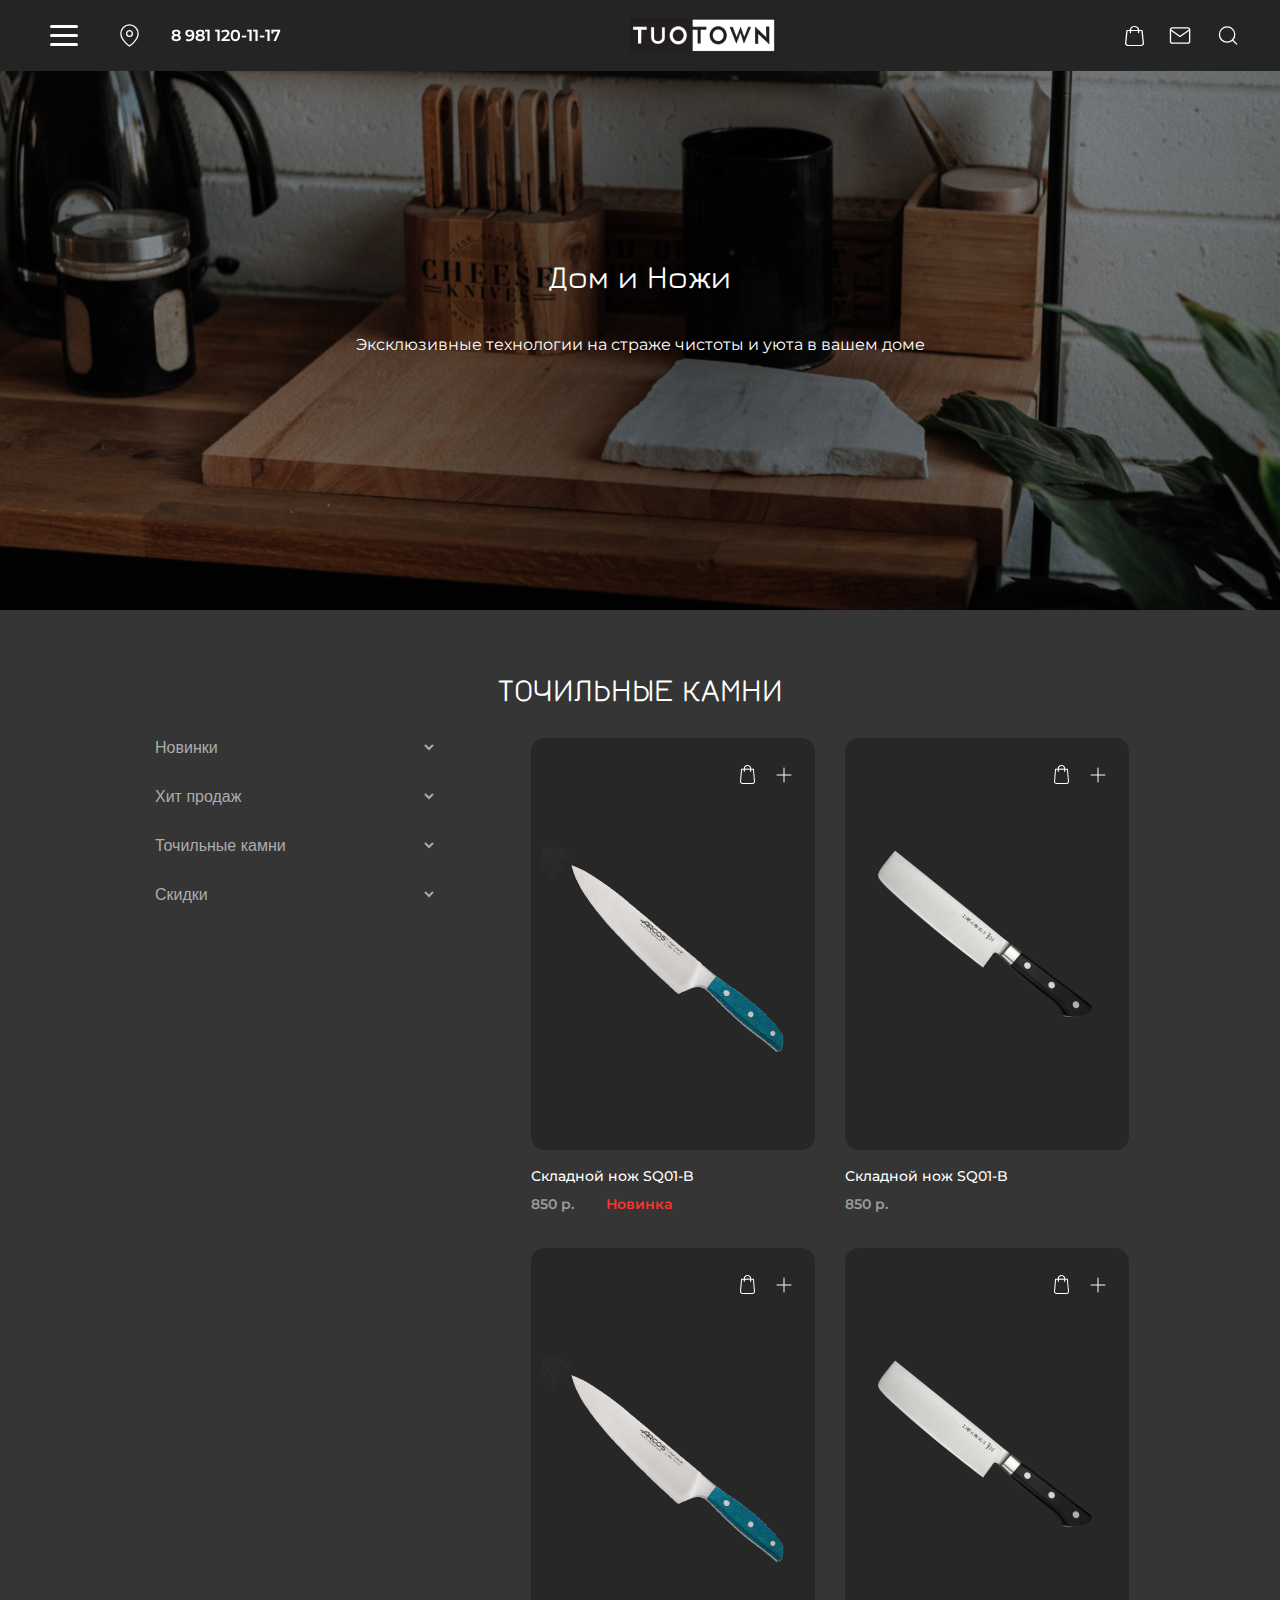
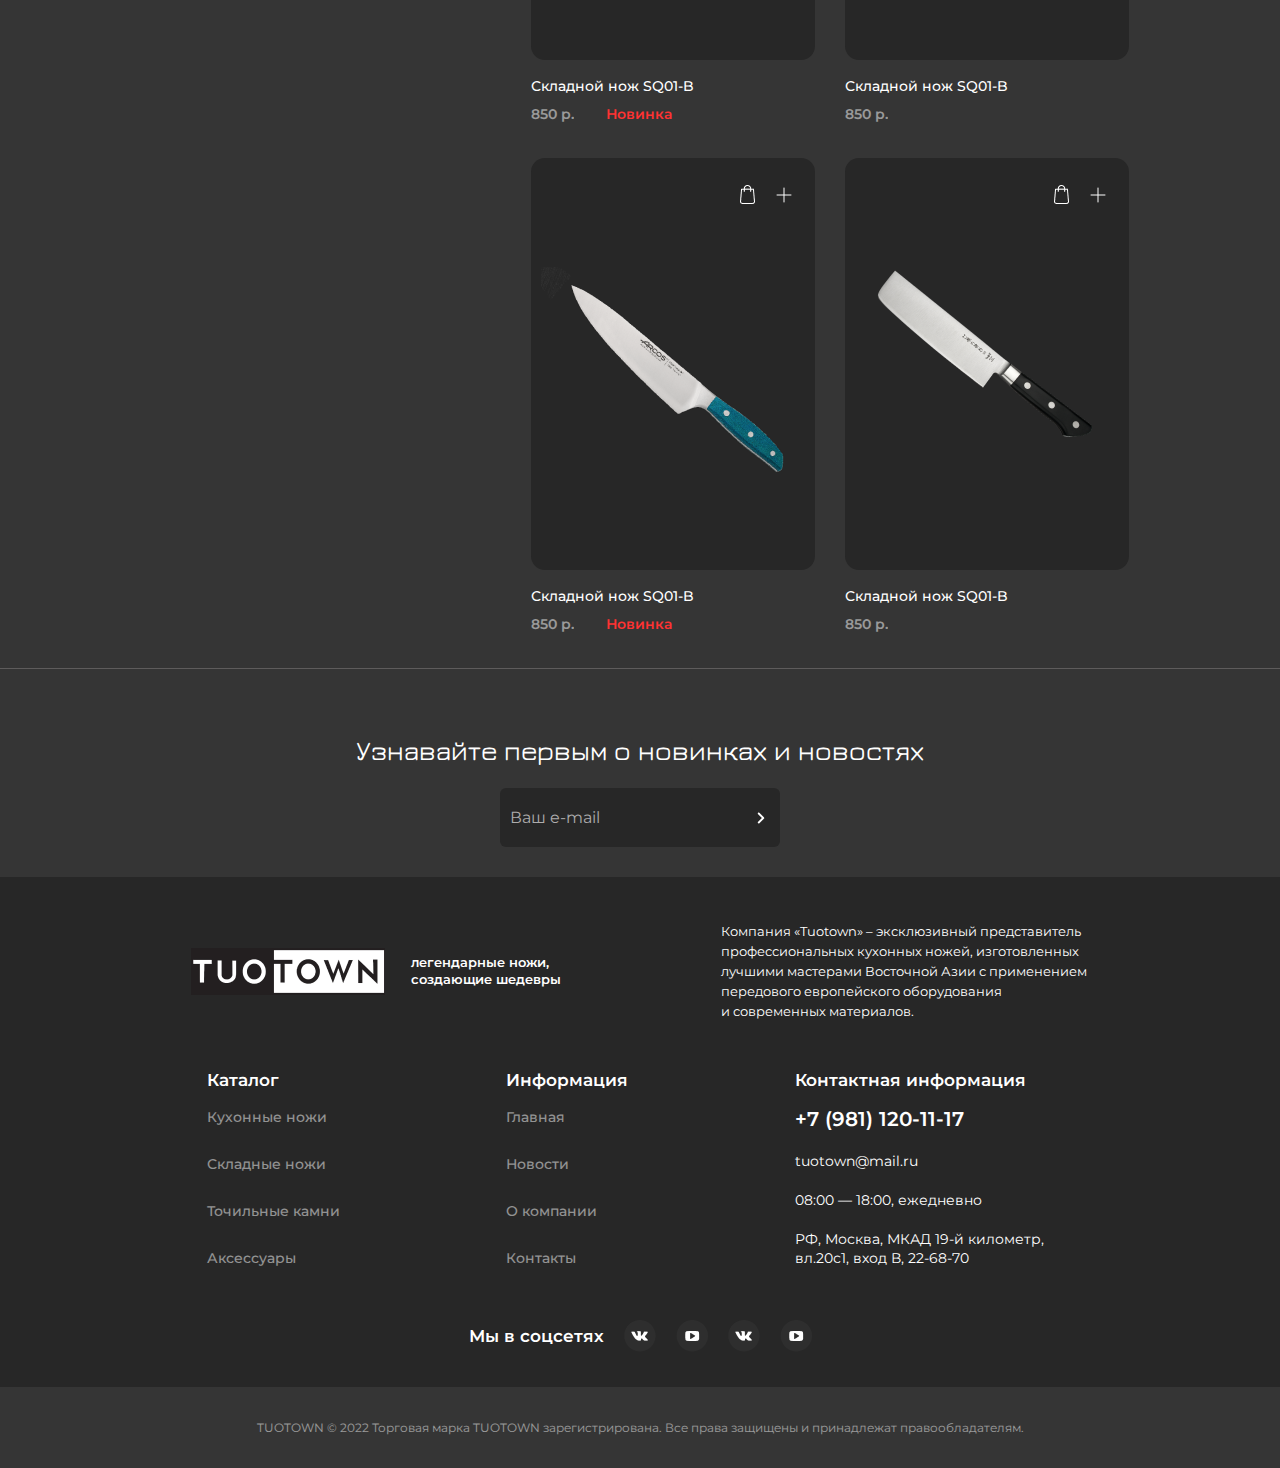
<file: catalog-k3.html>
<!DOCTYPE html>
<html lang="ru">
    <head>
        <meta charset="UTF-8">
        <meta http-equiv="X-UA-Compatible" content="IE=edge">
        <meta name="viewport" content="width=device-width, initial-scale=1.0">
        <title>TuoTown</title>
        <link rel="icon" type="image/x-icon" href="images/favicon.ico">
        <link rel="preconnect" href="https://fonts.googleapis.com">
        <link rel="preconnect" href="https://fonts.gstatic.com" crossorigin>
        <link href="https://fonts.googleapis.com/css2?family=Montserrat:wght@400;500;600&display=swap" rel="stylesheet">
        <link href="https://fonts.googleapis.com/css2?family=Jura:wght@400;500;600&display=swap" rel="stylesheet">
        <link rel="stylesheet" href="css/style.css">
    </head>

    <body>
        <div class="wrapper">
        
            <header class="header" id="k3">
                <div class="header__conteiner">

                    <div class="header__items">

                        <div class="header-menu__block">

                            <div class="navigatsiya">
                                <div class="mobile-menu">
                                    <span></span>
                                    <span></span>
                                    <span></span>
                                </div>

                                <nav class="header__menu">
                                    <ul class="menu__list">
                                        <li class="menu__item">
                                            <a class="menu__link" href="product.html">
                                                Кухонные ножи TUOTOWN
                                            </a>
                                        </li>
                                        <li class="menu__item">
                                            <a class="menu__link" href="catalog-k1.html">
                                                Складные ножи TUOTOWN
                                            </a>
                                        </li>
                                        <li class="menu__item">
                                            <a class="menu__link" href="catalog-k2.html">
                                                Кухонные ножи QXF
                                            </a>
                                        </li>
                                        <li class="menu__item">
                                            <a class="menu__link" href="#">
                                                Точильные камни
                                            </a> 
                                        </li>
                                        <li class="menu__item">
                                            <a class="menu__link" href="catalog-k4.html">
                                                Наборы для BBQ
                                            </a>
                                        </li>
                                        <li class="menu__item">
                                            <a class="menu__link" href="catalog-k5.html">
                                                Кухонные принадлежности
                                            </a>
                                        </li>
                                        <li class="menu__item">
                                            <a class="menu__link" href="catalog-k6.html">
                                                Туристические товары
                                            </a>
                                        </li>
                                        <li class="menu__item-small">
                                            <a class="menu__link" href="index.html#news">
                                                Новости
                                            </a>
                                        </li>
                                        <li class="menu__item-small">
                                            <a class="menu__link" href="index.html#about">
                                                О компании
                                            </a>
                                        </li>
                                        <li class="menu__item-small">
                                            <a class="menu__link" href="#contact">Контакты</a>
                                        </li>
                                        <li class="menu__item-small">
                                            <a class="menu__link" href="map.html">
                                                Как проехать
                                            </a>
                                        </li>
                                        <li class="menu__item-mobile">
                                            <a class="menu__link" href="service.html">
                                                Сервис
                                            </a>
                                        </li>
                                        <li class="menu__item-mobile">
                                            <a class="menu__link" href="#">Поиск</a>
                                        </li>
                                    </ul>
                                </nav> 
                            </div>

                            <div class="header-map">
                                <a href="map.html" class="header-map__link">
                                    <svg width="23" height="23" viewBox="0 0 23 23" fill="none" xmlns="http://www.w3.org/2000/svg">
                                        <path d="M20.125 9.58333C20.125 16.2917 11.5 22.0417 11.5 22.0417C11.5 22.0417 2.875 16.2917 2.875 9.58333C2.875 7.29584 3.7837 5.10203 5.4012 3.48453C7.0187 1.86703 9.21251 0.958328 11.5 0.958328C13.7875 0.958328 15.9813 1.86703 17.5988 3.48453C19.2163 5.10203 20.125 7.29584 20.125 9.58333Z" stroke="white" stroke-width="1.3" stroke-linecap="round" stroke-linejoin="round"/>
                                        <path d="M11.5 12.4583C13.0878 12.4583 14.375 11.1711 14.375 9.58333C14.375 7.99551 13.0878 6.70833 11.5 6.70833C9.91218 6.70833 8.625 7.99551 8.625 9.58333C8.625 11.1711 9.91218 12.4583 11.5 12.4583Z" stroke="white" stroke-width="1.3" stroke-linecap="round" stroke-linejoin="round"/>
                                    </svg>
                                </a>
                            </div>

                            <div class="header-call">
                                <a href="tel:+79811201117" class="header-call__link">8 981 120-11-17</a>

                                <a href="tel:+79811201117" class="header-call__mobile-link">
                                    <svg width="24" height="24" viewBox="0 0 24 24" fill="none" xmlns="http://www.w3.org/2000/svg">
                                    <path d="M21.9999 16.92V19.92C22.0011 20.1985 21.944 20.4741 21.8324 20.7293C21.7209 20.9845 21.5572 21.2136 21.352 21.4018C21.1468 21.5901 20.9045 21.7335 20.6407 21.8227C20.3769 21.9119 20.0973 21.945 19.8199 21.92C16.7428 21.5856 13.7869 20.5341 11.1899 18.85C8.77376 17.3146 6.72527 15.2661 5.18993 12.85C3.49991 10.2412 2.44818 7.27097 2.11993 4.17997C2.09494 3.90344 2.12781 3.62474 2.21643 3.3616C2.30506 3.09846 2.4475 2.85666 2.6347 2.6516C2.82189 2.44653 3.04974 2.28268 3.30372 2.1705C3.55771 2.05831 3.83227 2.00024 4.10993 1.99997H7.10993C7.59524 1.9952 8.06572 2.16705 8.43369 2.48351C8.80166 2.79996 9.04201 3.23942 9.10993 3.71997C9.23656 4.68004 9.47138 5.6227 9.80993 6.52997C9.94448 6.8879 9.9736 7.27689 9.89384 7.65086C9.81408 8.02482 9.6288 8.36809 9.35993 8.63998L8.08993 9.90997C9.51349 12.4135 11.5864 14.4864 14.0899 15.91L15.3599 14.64C15.6318 14.3711 15.9751 14.1858 16.3491 14.1061C16.723 14.0263 17.112 14.0554 17.4699 14.19C18.3772 14.5285 19.3199 14.7634 20.2799 14.89C20.7657 14.9585 21.2093 15.2032 21.5265 15.5775C21.8436 15.9518 22.0121 16.4296 21.9999 16.92Z" stroke="white" stroke-linecap="round" stroke-linejoin="round"/>
                                    </svg>
                                </a>
                            </div>

                            <div class="header-basket__mobile">
                                <a href="basket.html" class="header-basket__mobile-link">
                                    <svg width="19" height="20" viewBox="0 0 19 20" fill="none" xmlns="http://www.w3.org/2000/svg">
                                    <path d="M9.96812 0C10.3023 0.0664498 10.6486 0.112453 10.9767 0.204461C12.8663 0.751393 14.0632 2.0855 14.1908 3.76719C14.1908 3.79786 14.203 3.82853 14.2091 3.88987C14.2941 3.88987 14.3792 3.88987 14.4582 3.88987C15.2602 3.88987 16.0683 3.88987 16.8703 3.88987C17.3685 3.88987 17.6116 4.07388 17.6602 4.48792C17.8242 6.02137 17.9822 7.55994 18.1402 9.09339C18.3346 10.9182 18.529 12.7481 18.7234 14.5729C18.8206 15.4675 18.9482 16.362 18.9968 17.2565C19.0455 18.1766 18.529 18.882 17.6602 19.4084C16.9736 19.8225 16.1898 19.9912 15.3453 19.9912C12.3073 19.986 9.26332 19.9912 6.22539 19.9912C5.27148 19.9912 4.32364 20.0167 3.36973 19.9809C2.16671 19.94 1.17634 19.5209 0.47762 18.6724C-0.00237289 18.0897 -0.0509798 17.4354 0.0340823 16.7505C0.210282 15.3346 0.343951 13.9136 0.489772 12.4926C0.635593 11.0971 0.787489 9.70678 0.93331 8.31133C1.06698 7.07434 1.19457 5.83736 1.32217 4.60037C1.32824 4.54414 1.32824 4.4828 1.34039 4.42658C1.40115 4.06877 1.63811 3.88987 2.07557 3.88476C2.88974 3.87964 3.69783 3.88476 4.51199 3.88476C4.60313 3.88476 4.69427 3.88476 4.79148 3.88476C4.82794 3.27648 4.96768 2.71422 5.2897 2.19284C6.05526 0.981412 7.24005 0.265799 8.84408 0.0408922C8.91092 0.0306691 8.97775 0.0153346 9.04459 0C9.34838 0 9.65825 0 9.96812 0ZM4.80971 5.00929C4.06238 5.00929 3.34543 5.00929 2.61632 5.00929C2.61025 5.05018 2.5981 5.08085 2.5981 5.11663C2.41582 6.86477 2.22747 8.61802 2.04519 10.3662C1.80823 12.6459 1.57128 14.9308 1.32824 17.2105C1.28571 17.6296 1.44976 17.9772 1.77785 18.2788C2.28823 18.7388 2.94442 18.8973 3.66745 18.8973C7.556 18.9024 11.4506 18.9024 15.3392 18.8973C15.7766 18.8973 16.1959 18.836 16.5969 18.6724C17.2348 18.4117 17.7938 17.8545 17.6845 17.1389C17.6176 16.7096 17.5872 16.27 17.5447 15.8355C17.3867 14.302 17.2227 12.7635 17.0647 11.23C16.8824 9.50232 16.7002 7.76951 16.5179 6.04182C16.4814 5.69935 16.4389 5.35687 16.4025 5.01951C15.6612 5.01951 14.9382 5.01951 14.203 5.01951C14.203 5.09107 14.203 5.15241 14.203 5.20864C14.203 5.70446 14.2091 6.20027 14.1969 6.69098C14.1908 7.00278 13.8992 7.2328 13.5407 7.22769C13.1944 7.22258 12.9149 6.99767 12.8967 6.69609C12.8906 6.59386 12.8967 6.48652 12.8967 6.38429C12.8967 5.92936 12.8967 5.47444 12.8967 5.01951C10.6243 5.01951 8.38232 5.01951 6.1221 5.01951C6.1221 5.07063 6.1221 5.11152 6.1221 5.1473C6.1221 5.65334 6.12817 6.16449 6.1221 6.67053C6.11602 6.99767 5.83046 7.2328 5.4659 7.22769C5.10743 7.22769 4.83401 6.99256 4.82186 6.68076C4.81579 6.58364 4.82186 6.48652 4.82186 6.3894C4.80971 5.92936 4.80971 5.47444 4.80971 5.00929ZM12.8906 3.87964C12.8055 2.81134 12.2526 1.99349 11.159 1.47723C9.97419 0.920074 8.77725 0.960966 7.64106 1.58457C6.675 2.11617 6.18285 2.89823 6.1221 3.87964C8.38839 3.87964 10.6304 3.87964 12.8906 3.87964Z" fill="white"/>
                                    </svg>
                                </a>
                            </div>
                        </div>

                        <div class="header__logo">
                            <a href="index.html">
                                <img src="images/header-logo.png" alt="#">
                            </a>
                        </div> 

                        <div class="header-elements__block">

                            <div class="header-basket">
                                <a href="basket.html" class="header-basket__link">
                                    <svg width="19" height="20" viewBox="0 0 19 20" fill="none" xmlns="http://www.w3.org/2000/svg">
                                    <path d="M9.96812 0C10.3023 0.0664498 10.6486 0.112453 10.9767 0.204461C12.8663 0.751393 14.0632 2.0855 14.1908 3.76719C14.1908 3.79786 14.203 3.82853 14.2091 3.88987C14.2941 3.88987 14.3792 3.88987 14.4582 3.88987C15.2602 3.88987 16.0683 3.88987 16.8703 3.88987C17.3685 3.88987 17.6116 4.07388 17.6602 4.48792C17.8242 6.02137 17.9822 7.55994 18.1402 9.09339C18.3346 10.9182 18.529 12.7481 18.7234 14.5729C18.8206 15.4675 18.9482 16.362 18.9968 17.2565C19.0455 18.1766 18.529 18.882 17.6602 19.4084C16.9736 19.8225 16.1898 19.9912 15.3453 19.9912C12.3073 19.986 9.26332 19.9912 6.22539 19.9912C5.27148 19.9912 4.32364 20.0167 3.36973 19.9809C2.16671 19.94 1.17634 19.5209 0.47762 18.6724C-0.00237289 18.0897 -0.0509798 17.4354 0.0340823 16.7505C0.210282 15.3346 0.343951 13.9136 0.489772 12.4926C0.635593 11.0971 0.787489 9.70678 0.93331 8.31133C1.06698 7.07434 1.19457 5.83736 1.32217 4.60037C1.32824 4.54414 1.32824 4.4828 1.34039 4.42658C1.40115 4.06877 1.63811 3.88987 2.07557 3.88476C2.88974 3.87964 3.69783 3.88476 4.51199 3.88476C4.60313 3.88476 4.69427 3.88476 4.79148 3.88476C4.82794 3.27648 4.96768 2.71422 5.2897 2.19284C6.05526 0.981412 7.24005 0.265799 8.84408 0.0408922C8.91092 0.0306691 8.97775 0.0153346 9.04459 0C9.34838 0 9.65825 0 9.96812 0ZM4.80971 5.00929C4.06238 5.00929 3.34543 5.00929 2.61632 5.00929C2.61025 5.05018 2.5981 5.08085 2.5981 5.11663C2.41582 6.86477 2.22747 8.61802 2.04519 10.3662C1.80823 12.6459 1.57128 14.9308 1.32824 17.2105C1.28571 17.6296 1.44976 17.9772 1.77785 18.2788C2.28823 18.7388 2.94442 18.8973 3.66745 18.8973C7.556 18.9024 11.4506 18.9024 15.3392 18.8973C15.7766 18.8973 16.1959 18.836 16.5969 18.6724C17.2348 18.4117 17.7938 17.8545 17.6845 17.1389C17.6176 16.7096 17.5872 16.27 17.5447 15.8355C17.3867 14.302 17.2227 12.7635 17.0647 11.23C16.8824 9.50232 16.7002 7.76951 16.5179 6.04182C16.4814 5.69935 16.4389 5.35687 16.4025 5.01951C15.6612 5.01951 14.9382 5.01951 14.203 5.01951C14.203 5.09107 14.203 5.15241 14.203 5.20864C14.203 5.70446 14.2091 6.20027 14.1969 6.69098C14.1908 7.00278 13.8992 7.2328 13.5407 7.22769C13.1944 7.22258 12.9149 6.99767 12.8967 6.69609C12.8906 6.59386 12.8967 6.48652 12.8967 6.38429C12.8967 5.92936 12.8967 5.47444 12.8967 5.01951C10.6243 5.01951 8.38232 5.01951 6.1221 5.01951C6.1221 5.07063 6.1221 5.11152 6.1221 5.1473C6.1221 5.65334 6.12817 6.16449 6.1221 6.67053C6.11602 6.99767 5.83046 7.2328 5.4659 7.22769C5.10743 7.22769 4.83401 6.99256 4.82186 6.68076C4.81579 6.58364 4.82186 6.48652 4.82186 6.3894C4.80971 5.92936 4.80971 5.47444 4.80971 5.00929ZM12.8906 3.87964C12.8055 2.81134 12.2526 1.99349 11.159 1.47723C9.97419 0.920074 8.77725 0.960966 7.64106 1.58457C6.675 2.11617 6.18285 2.89823 6.1221 3.87964C8.38839 3.87964 10.6304 3.87964 12.8906 3.87964Z" fill="white"/>
                                    </svg>
                                </a>
                            </div>

                            <div class="header-service">
                                <a href="service.html" class="header-service__link">
                                    <svg width="24" height="23" viewBox="0 0 24 23" fill="none" xmlns="http://www.w3.org/2000/svg">
                                        <path d="M4.38175 3.83333H19.7151C20.7693 3.83333 21.6318 4.69583 21.6318 5.74999V17.25C21.6318 18.3042 20.7693 19.1667 19.7151 19.1667H4.38175C3.32759 19.1667 2.46509 18.3042 2.46509 17.25V5.74999C2.46509 4.69583 3.32759 3.83333 4.38175 3.83333Z" stroke="white" stroke-width="1.3" stroke-linecap="round" stroke-linejoin="round"/>
                                        <path d="M21.6318 5.75L12.0484 12.4583L2.46509 5.75" stroke="white" stroke-width="1.3" stroke-linecap="round" stroke-linejoin="round"/>
                                    </svg> 
                                </a>
                            </div>

                            <div class="header-search">
                                <a href="#" class="header-search__link">
                                    <svg width="24" height="23" viewBox="0 0 24 23" fill="none" xmlns="http://www.w3.org/2000/svg">
                                        <path d="M11.09 18.2083C15.3242 18.2083 18.7567 14.7759 18.7567 10.5417C18.7567 6.30748 15.3242 2.875 11.09 2.875C6.85582 2.875 3.42334 6.30748 3.42334 10.5417C3.42334 14.7759 6.85582 18.2083 11.09 18.2083Z" stroke="white" stroke-width="1.3" stroke-linecap="round" stroke-linejoin="round"/>
                                        <path d="M20.6734 20.125L16.5046 15.9563" stroke="white" stroke-width="1.3" stroke-linecap="round" stroke-linejoin="round"/>
                                    </svg>
                                </a>
                            </div>
                        </div>
                    </div> 

                </div>
            </header>

            <main class="main">

                <div class="catalog-block">
                    <div class="catalog-block__conteiner">

                        <div class="catalog-block__title">
                            <h2>
                                Дом и Ножи
                            </h2>
                        </div>

                        <div class="catalog-block__text">
                            <p>
                                Эксклюзивные технологии на страже чистоты и уюта в вашем доме
                            </p>
                        </div>

                    </div>
                </div>

                <div class="catalog-k3__elements">
                    <div class="catalog-k3__elements-conteiner">

                        <div class="catalog-k3__title">
                            <h2>Точильные камни</h2>
                        </div>

                        <div class="catalog-k3__items">

                            <div class="catalog-k3__menu">
                                <select name="catalog-k3__menu">
                                    <option class="catalog-k3__menu-caption" value="">Новинки</option>
                                    <option value="1">Точильный камень 810244</option>
                                    <option value="2">Точильный камень 810244</option>
                                </select>

                                <select name="catalog-k3__menu">
                                    <option class="catalog-k3__menu-caption" value="">Хит продаж</option>
                                    <option value="1">Точильный камень 810244</option>
                                    <option value="2">Точильный камень 810244</option>
                                    <option value="3">Точильный камень 810244</option>
                                </select>

                                <select name="catalog-k3__menu">
                                    <option class="catalog-k3__menu-caption" value="">Точильные камни</option>
                                    <option value="1">Точильный камень 810244</option>
                                    <option value="2">Точильный камень 810244</option>
                                    <option value="3">Точильный камень 810244</option>
                                    <option value="4">Точильный камень 810244</option>
                                    <option value="5">Точильный камень 810244</option>
                                    <option value="1">Точильный камень 810244</option>
                                    <option value="2">Точильный камень 810244</option>
                                    <option value="3">Точильный камень 810244</option>
                                    <option value="4">Точильный камень 810244</option>
                                    <option value="5">Точильный камень 810244</option>
                                    <option value="1">Точильный камень 810244</option>
                                </select>

                                <select name="catalog-k3__menu">
                                    <option value="">Скидки</option>
                                    <option value="1">Точильный камень 810244</option>
                                    <option value="2">Точильный камень 810244</option>
                                    <option value="3">Точильный камень 810244</option>
                                </select>
                            </div>

                            <div class="catalog-k3__gallery">

                                <div class="tuotown-gallery__card">

                                    <div class="card-elements">
                                        <div class="pay-select__items">
                                            <a href="#">
                                                <img src="images/pay-icon.png" alt="#">
                                            </a>
                                            
                                            <a href="#">
                                                <img src="images/select-icon.png" alt="#">
                                            </a>
                                        </div>

                                        <div class="tuotown-gallery__image">
                                            <a href="#">
                                                <img src="images/gallery-image-02.png" alt="#">
                                            </a>
                                        </div> 
                                    </div>
                                    
                                    <div class="tuotown-gallery__caption">
                                        <p class="tuotown-gallery__title">
                                            <a href="#">Складной нож SQ01-B</a> 
                                        </p>

                                        <div class="price-new">
                                            <span>850 р.</span>
                                            <span class="new-position">Новинка</span>
                                        </div>
                                    </div>
                                </div>

                                <div class="tuotown-gallery__card">

                                    <div class="card-elements">
                                        <div class="pay-select__items">
                                            <a href="#">
                                                <img src="images/pay-icon.png" alt="#">
                                            </a>
                                            
                                            <a href="#">
                                                <img src="images/select-icon.png" alt="#">
                                            </a>
                                        </div>

                                        <div class="tuotown-gallery__image">
                                            <a href="#">
                                                <img src="images/gallery-image-03.png" alt="#">
                                            </a>
                                        </div> 
                                    </div>
                                    
                                    <div class="tuotown-gallery__caption">
                                        <p class="tuotown-gallery__title">
                                            <a href="#">Складной нож SQ01-B</a> 
                                        </p>

                                        <div class="price-new">
                                            <span>850 р.</span>
                                        </div>
                                    </div>
                                </div>

                                <div class="tuotown-gallery__card">

                                    <div class="card-elements">
                                        <div class="pay-select__items">
                                            <a href="#">
                                                <img src="images/pay-icon.png" alt="#">
                                            </a>
                                            
                                            <a href="#">
                                                <img src="images/select-icon.png" alt="#">
                                            </a>
                                        </div>

                                        <div class="tuotown-gallery__image">
                                            <a href="#">
                                                <img src="images/gallery-image-02.png" alt="#">
                                            </a>
                                        </div> 
                                    </div>
                                    
                                    <div class="tuotown-gallery__caption">
                                        <p class="tuotown-gallery__title">
                                            <a href="#">Складной нож SQ01-B</a> 
                                        </p>

                                        <div class="price-new">
                                            <span>850 р.</span>
                                            <span class="new-position">Новинка</span>
                                        </div>
                                    </div>
                                </div>

                                <div class="tuotown-gallery__card">

                                    <div class="card-elements">
                                        <div class="pay-select__items">
                                            <a href="#">
                                                <img src="images/pay-icon.png" alt="#">
                                            </a>
                                            
                                            <a href="#">
                                                <img src="images/select-icon.png" alt="#">
                                            </a>
                                        </div>

                                        <div class="tuotown-gallery__image">
                                            <a href="#">
                                                <img src="images/gallery-image-03.png" alt="#">
                                            </a>
                                        </div> 
                                    </div>
                                    
                                    <div class="tuotown-gallery__caption">
                                        <p class="tuotown-gallery__title">
                                            <a href="#">Складной нож SQ01-B</a> 
                                        </p>

                                        <div class="price-new">
                                            <span>850 р.</span>
                                        </div>
                                    </div>
                                </div>

                                <div class="tuotown-gallery__card">

                                    <div class="card-elements">
                                        <div class="pay-select__items">
                                            <a href="#">
                                                <img src="images/pay-icon.png" alt="#">
                                            </a>
                                            
                                            <a href="#">
                                                <img src="images/select-icon.png" alt="#">
                                            </a>
                                        </div>

                                        <div class="tuotown-gallery__image">
                                            <a href="#">
                                                <img src="images/gallery-image-02.png" alt="#">
                                            </a>
                                        </div> 
                                    </div>
                                    
                                    <div class="tuotown-gallery__caption">
                                        <p class="tuotown-gallery__title">
                                            <a href="#">Складной нож SQ01-B</a> 
                                        </p>

                                        <div class="price-new">
                                            <span>850 р.</span>
                                            <span class="new-position">Новинка</span>
                                        </div>
                                    </div>
                                </div>

                                <div class="tuotown-gallery__card">

                                    <div class="card-elements">
                                        <div class="pay-select__items">
                                            <a href="#">
                                                <img src="images/pay-icon.png" alt="#">
                                            </a>
                                            
                                            <a href="#">
                                                <img src="images/select-icon.png" alt="#">
                                            </a>
                                        </div>

                                        <div class="tuotown-gallery__image">
                                            <a href="#">
                                                <img src="images/gallery-image-03.png" alt="#">
                                            </a>
                                        </div> 
                                    </div>
                                    
                                    <div class="tuotown-gallery__caption">
                                        <p class="tuotown-gallery__title">
                                            <a href="#">Складной нож SQ01-B</a> 
                                        </p>

                                        <div class="price-new">
                                            <span>850 р.</span>
                                        </div>
                                    </div>
                                </div>

                            </div> 
                        </div>

                    </div>
                </div>

                <div class="catalog-subscribe__block">
                    <div class="catalog-subscribe__block-conteiner">
    
                        <div class="new-subscribe__block-title">
                            <h3>
                                Узнавайте первым о новинках и новостях
                            </h3>
                        </div>
    
                        <form class="new-subscribe__block-form" action="#">
                            <input class="subscribe" type="email" placeholder="Ваш e-mail">
                            
                            <input class="new-subscribe__block-button" type="image" 
                            src="images/right-button-icon.png" alt="#" name="submit">
                        </form>
                    </div>        
                </div>  

            </main>

            <footer class="footer">
                <div class="footer__conteiner">

                    <div class="footer-logo__block">

                        <div class="footer-logo">
                            <img src="images/footer-logo.png" alt="#">

                            <p class="footer-logo__caption">
                                легендарные ножи,
                                создающие шедевры
                            </p>
                        </div>

                        <div class="footer-logo__text">
                            Компания «Tuotown» – эксклюзивный представитель
                            профессиональных кухонных ножей, изготовленных
                            лучшими мастерами Восточной Азии с применением
                            передового европейского оборудования
                            и современных материалов. 
                        </div>
                    </div>

                    <div class="footer__items">

                        <nav class="footer-catalog__menu">
                            <ul class="footer-catalog-menu__list">
                                <li class="footer-catalog-menu__item-title">
                                    Каталог
                                </li>
                                <li class="footer-catalog-menu__item">
                                    <a class="footer-catalog-menu__link" href="product.html">
                                        Кухонные ножи
                                    </a>
                                </li>
                                <li class="footer-catalog-menu__item">
                                    <a class="footer-catalog-menu__link" href="catalog-k1.html">
                                        Складные ножи
                                    </a>
                                </li>
                                <li class="footer-catalog-menu__item">
                                    <a class="footer-catalog-menu__link" href="#k3">
                                        Точильные камни
                                    </a> 
                                </li>
                                <li class="footer-catalog-menu__item">
                                    <a class="footer-catalog-menu__link" href="catalog-k5.html">
                                        Аксессуары
                                    </a>
                                </li>
                            </ul>
                        </nav> 
                            
                        <nav class="footer-info__menu">
                            <ul class="footer-info-menu__list">
                                <li class="footer-info-menu__item-title">
                                    Информация
                                </li>
                                <li class="footer-info-menu__item">
                                    <a class="footer-info-menu__link" href="index.html#main-page">
                                        Главная
                                    </a>
                                </li>
                                <li class="footer-info-menu__item">
                                    <a class="footer-info-menu__link" href="index.html#news">
                                        Новости
                                    </a>
                                </li>
                                <li class="footer-info-menu__item">
                                    <a class="footer-info-menu__link" href="index.html#about" target="_blank">
                                        О компании
                                    </a>
                                </li>
                                <li class="footer-info-menu__item">
                                    <a class="footer-info-menu__link" href="#contact">Контакты</a>
                                </li> 
                            </ul>
                        </nav> 

                        <div class="footer-contact" id="contact">
                            <div class="footer-contact__caption">
                                Контактная информация
                            </div>

                            <div class="footer-contact__phone">
                                <span>+7 (981) 120-11-17</span>
                                <span class="footer-contact__email">tuotown@mail.ru</span>
                            </div>

                            <div class="footer-contact__time">
                                08:00 — 18:00, ежедневно
                            </div>

                            <div class="footer-contact__address">
                                РФ, Москва, МКАД 19-й километр,
                                вл.20с1, вход В, 22-68-70 
                            </div>
                        </div>
                    </div>

                    <nav class="footer-social__menu">
                        <ul class="footer-social-menu__list">

                            <li class="footer-social-menu__item-title">
                                Мы в соцсетях
                            </li>
                            <li class="footer-social-menu__item">
                                <a class="footer-social-menu__link" href="https://vk.com" target="_blank">
                                    <img src="images/vk-icon.png" alt="#">
                                </a>
                            </li>
                            <li class="footer-social-menu__item">
                                <a class="footer-social-menu__link" href="https://www.youtube.com" target="_blank">
                                    <img src="images/youtube-icon.png" alt="#"> 
                                </a>
                            </li>
                            <li class="footer-social-menu__item">
                                <a class="footer-social-menu__link" href="https://vk.com" target="_blank">
                                    <img src="images/vk-icon.png" alt="#">
                                </a>
                            </li>
                            <li class="footer-social-menu__item">
                                <a class="footer-social-menu__link" href="https://www.youtube.com" target="_blank">
                                    <img src="images/youtube-icon.png" alt="#">
                                </a>
                            </li> 
                        </ul>
                    </nav> 

                </div>
                
            </footer>

            <div class="footer-copyright">
                <p class="footer-copyright__text">
                    TUOTOWN &copy; 2022 Торговая марка TUOTOWN зарегистрирована. Все права защищены и принадлежат правообладателям.
                </p>
            </div>

        </div>
        
        <script src="https://code.jquery.com/jquery-3.3.1.min.js"></script>
        <script src="js/script.main.js"></script>

    </body>

</html>
</file>
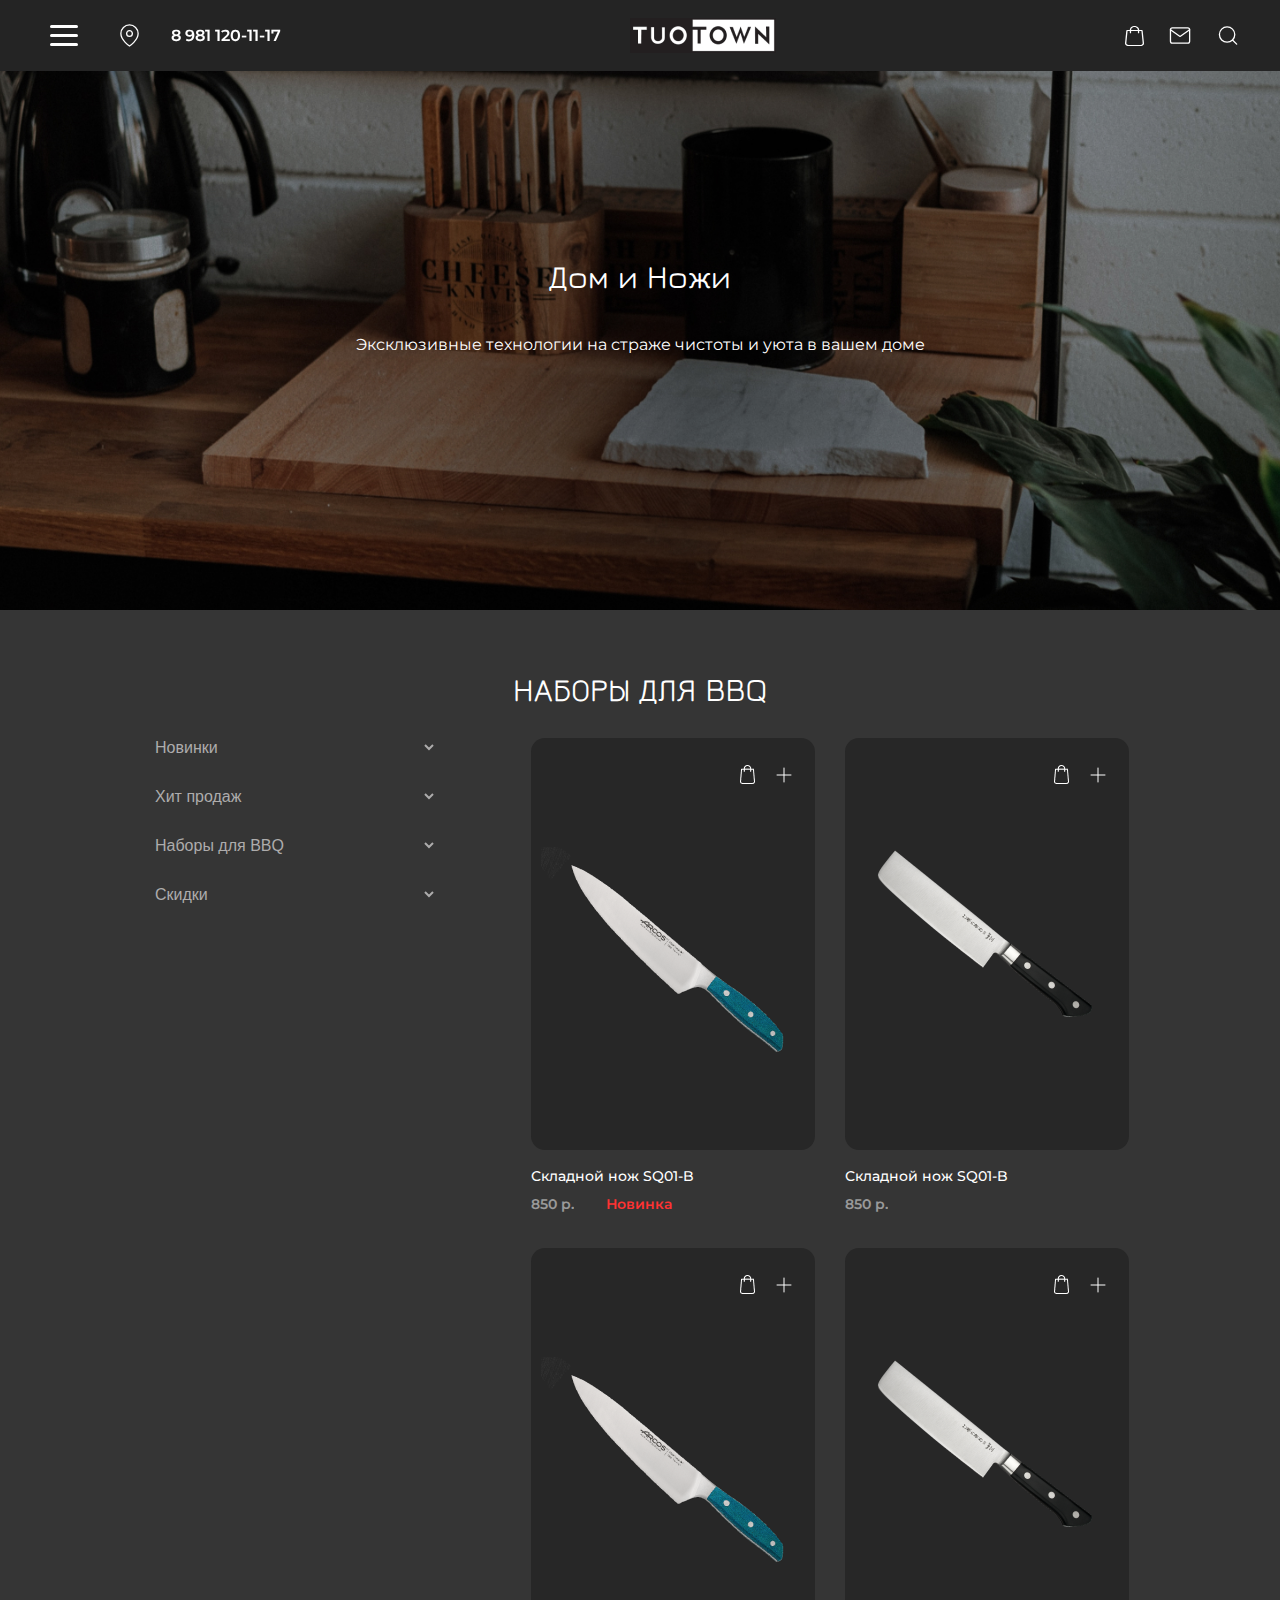
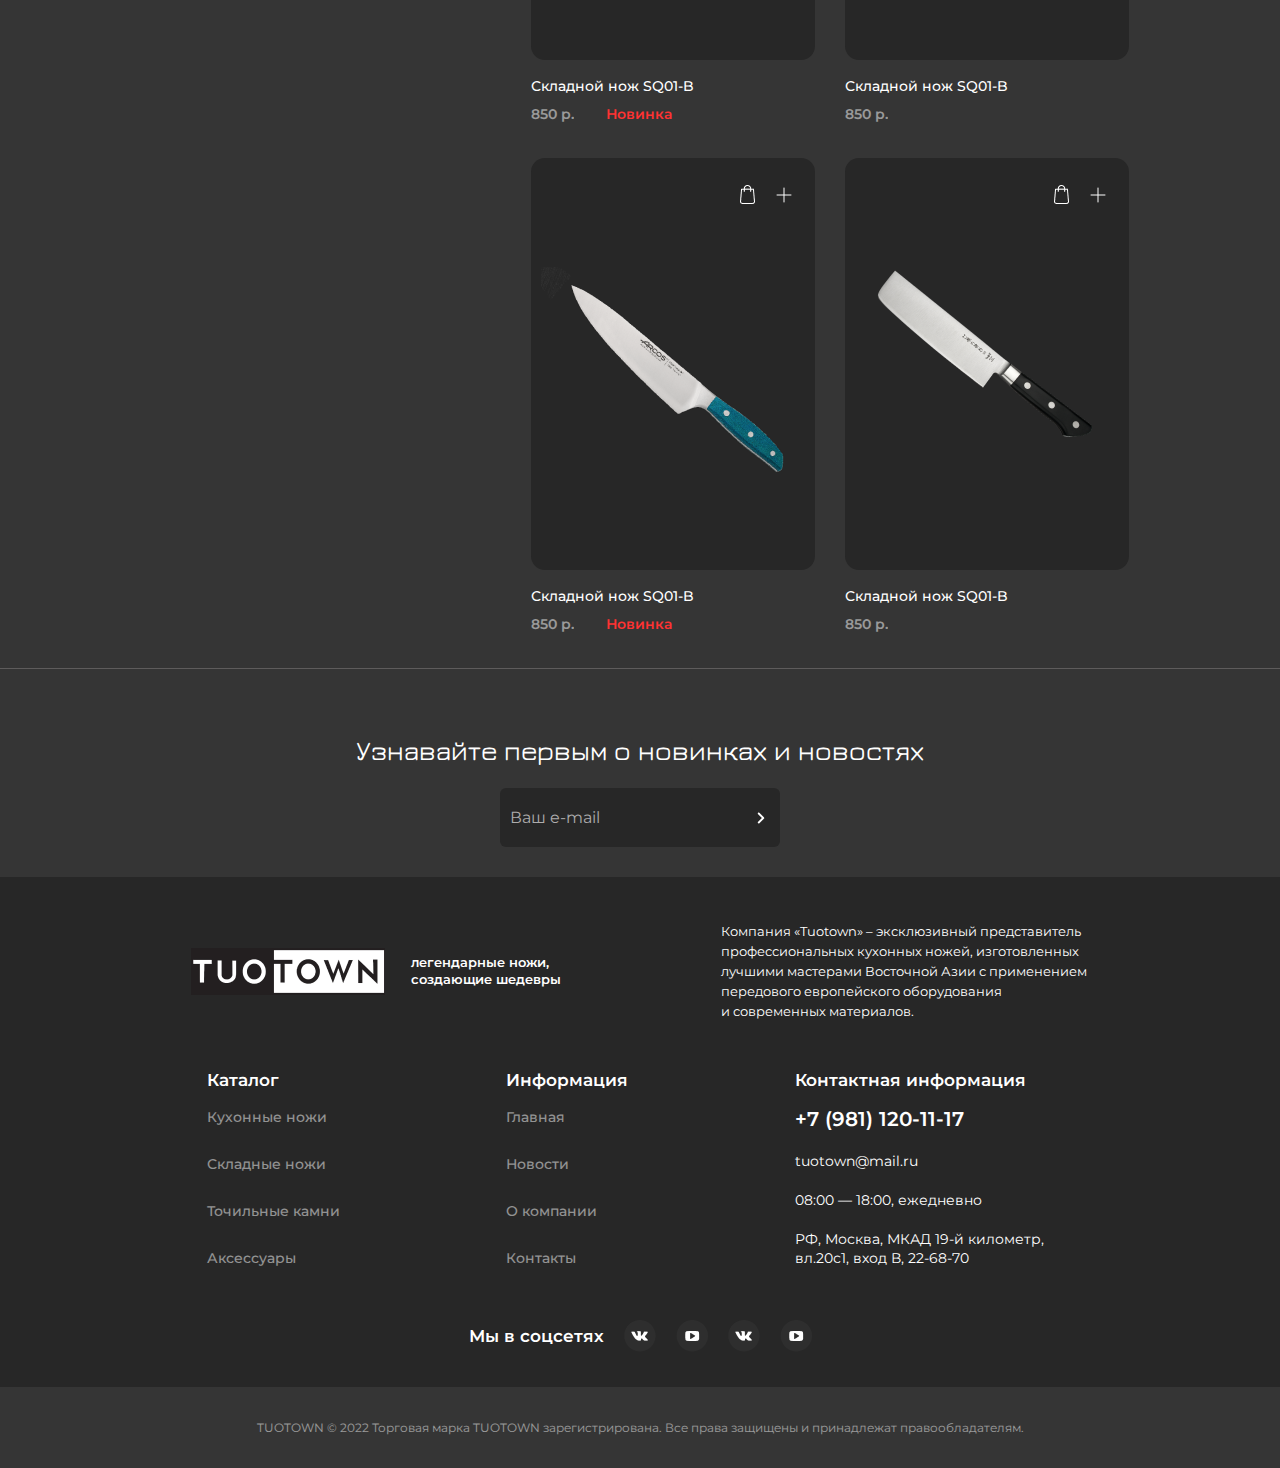
<file: catalog-k4.html>
<!DOCTYPE html>
<html lang="ru">
    <head>
        <meta charset="UTF-8">
        <meta http-equiv="X-UA-Compatible" content="IE=edge">
        <meta name="viewport" content="width=device-width, initial-scale=1.0">
        <title>TuoTown</title>
        <link rel="icon" type="image/x-icon" href="images/favicon.ico">
        <link rel="preconnect" href="https://fonts.googleapis.com">
        <link rel="preconnect" href="https://fonts.gstatic.com" crossorigin>
        <link href="https://fonts.googleapis.com/css2?family=Montserrat:wght@400;500;600&display=swap" rel="stylesheet">
        <link href="https://fonts.googleapis.com/css2?family=Jura:wght@400;500;600&display=swap" rel="stylesheet">
        <link rel="stylesheet" href="css/style.css">
    </head>

    <body>
        <div class="wrapper">
        
            <header class="header" id="k4">
                <div class="header__conteiner">

                    <div class="header__items">

                        <div class="header-menu__block">

                            <div class="navigatsiya">
                                <div class="mobile-menu">
                                    <span></span>
                                    <span></span>
                                    <span></span>
                                </div>

                                <nav class="header__menu">
                                    <ul class="menu__list">
                                        <li class="menu__item">
                                            <a class="menu__link" href="product.html">
                                                Кухонные ножи TUOTOWN
                                            </a>
                                        </li>
                                        <li class="menu__item">
                                            <a class="menu__link" href="catalog-k1.html">
                                                Складные ножи TUOTOWN
                                            </a>
                                        </li>
                                        <li class="menu__item">
                                            <a class="menu__link" href="catalog-k2.html">
                                                Кухонные ножи QXF
                                            </a>
                                        </li>
                                        <li class="menu__item">
                                            <a class="menu__link" href="catalog-k3.html">
                                                Точильные камни
                                            </a> 
                                        </li>
                                        <li class="menu__item">
                                            <a class="menu__link" href="#k4">
                                                Наборы для BBQ
                                            </a>
                                        </li>
                                        <li class="menu__item">
                                            <a class="menu__link" href="catalog-k5.html">
                                                Кухонные принадлежности
                                            </a>
                                        </li>
                                        <li class="menu__item">
                                            <a class="menu__link" href="catalog-k6.html">
                                                Туристические товары
                                            </a>
                                        </li>
                                        <li class="menu__item-small">
                                            <a class="menu__link" href="index.html#news">
                                                Новости
                                            </a>
                                        </li>
                                        <li class="menu__item-small">
                                            <a class="menu__link" href="index.html#about">
                                                О компании
                                            </a>
                                        </li>
                                        <li class="menu__item-small">
                                            <a class="menu__link" href="#contact">Контакты</a>
                                        </li>
                                        <li class="menu__item-small">
                                            <a class="menu__link" href="map.html">
                                                Как проехать
                                            </a>
                                        </li>
                                        <li class="menu__item-mobile">
                                            <a class="menu__link" href="service.html">
                                                Сервис
                                            </a>
                                        </li>
                                        <li class="menu__item-mobile">
                                            <a class="menu__link" href="#">Поиск</a>
                                        </li>
                                    </ul>
                                </nav> 
                            </div>

                            <div class="header-map">
                                <a href="map.html" class="header-map__link">
                                    <svg width="23" height="23" viewBox="0 0 23 23" fill="none" xmlns="http://www.w3.org/2000/svg">
                                        <path d="M20.125 9.58333C20.125 16.2917 11.5 22.0417 11.5 22.0417C11.5 22.0417 2.875 16.2917 2.875 9.58333C2.875 7.29584 3.7837 5.10203 5.4012 3.48453C7.0187 1.86703 9.21251 0.958328 11.5 0.958328C13.7875 0.958328 15.9813 1.86703 17.5988 3.48453C19.2163 5.10203 20.125 7.29584 20.125 9.58333Z" stroke="white" stroke-width="1.3" stroke-linecap="round" stroke-linejoin="round"/>
                                        <path d="M11.5 12.4583C13.0878 12.4583 14.375 11.1711 14.375 9.58333C14.375 7.99551 13.0878 6.70833 11.5 6.70833C9.91218 6.70833 8.625 7.99551 8.625 9.58333C8.625 11.1711 9.91218 12.4583 11.5 12.4583Z" stroke="white" stroke-width="1.3" stroke-linecap="round" stroke-linejoin="round"/>
                                    </svg>
                                </a>
                            </div>

                            <div class="header-call">
                                <a href="tel:+79811201117" class="header-call__link">8 981 120-11-17</a>

                                <a href="tel:+79811201117" class="header-call__mobile-link">
                                    <svg width="24" height="24" viewBox="0 0 24 24" fill="none" xmlns="http://www.w3.org/2000/svg">
                                    <path d="M21.9999 16.92V19.92C22.0011 20.1985 21.944 20.4741 21.8324 20.7293C21.7209 20.9845 21.5572 21.2136 21.352 21.4018C21.1468 21.5901 20.9045 21.7335 20.6407 21.8227C20.3769 21.9119 20.0973 21.945 19.8199 21.92C16.7428 21.5856 13.7869 20.5341 11.1899 18.85C8.77376 17.3146 6.72527 15.2661 5.18993 12.85C3.49991 10.2412 2.44818 7.27097 2.11993 4.17997C2.09494 3.90344 2.12781 3.62474 2.21643 3.3616C2.30506 3.09846 2.4475 2.85666 2.6347 2.6516C2.82189 2.44653 3.04974 2.28268 3.30372 2.1705C3.55771 2.05831 3.83227 2.00024 4.10993 1.99997H7.10993C7.59524 1.9952 8.06572 2.16705 8.43369 2.48351C8.80166 2.79996 9.04201 3.23942 9.10993 3.71997C9.23656 4.68004 9.47138 5.6227 9.80993 6.52997C9.94448 6.8879 9.9736 7.27689 9.89384 7.65086C9.81408 8.02482 9.6288 8.36809 9.35993 8.63998L8.08993 9.90997C9.51349 12.4135 11.5864 14.4864 14.0899 15.91L15.3599 14.64C15.6318 14.3711 15.9751 14.1858 16.3491 14.1061C16.723 14.0263 17.112 14.0554 17.4699 14.19C18.3772 14.5285 19.3199 14.7634 20.2799 14.89C20.7657 14.9585 21.2093 15.2032 21.5265 15.5775C21.8436 15.9518 22.0121 16.4296 21.9999 16.92Z" stroke="white" stroke-linecap="round" stroke-linejoin="round"/>
                                    </svg>
                                </a>
                            </div>

                            <div class="header-basket__mobile">
                                <a href="basket.html" class="header-basket__mobile-link">
                                    <svg width="19" height="20" viewBox="0 0 19 20" fill="none" xmlns="http://www.w3.org/2000/svg">
                                    <path d="M9.96812 0C10.3023 0.0664498 10.6486 0.112453 10.9767 0.204461C12.8663 0.751393 14.0632 2.0855 14.1908 3.76719C14.1908 3.79786 14.203 3.82853 14.2091 3.88987C14.2941 3.88987 14.3792 3.88987 14.4582 3.88987C15.2602 3.88987 16.0683 3.88987 16.8703 3.88987C17.3685 3.88987 17.6116 4.07388 17.6602 4.48792C17.8242 6.02137 17.9822 7.55994 18.1402 9.09339C18.3346 10.9182 18.529 12.7481 18.7234 14.5729C18.8206 15.4675 18.9482 16.362 18.9968 17.2565C19.0455 18.1766 18.529 18.882 17.6602 19.4084C16.9736 19.8225 16.1898 19.9912 15.3453 19.9912C12.3073 19.986 9.26332 19.9912 6.22539 19.9912C5.27148 19.9912 4.32364 20.0167 3.36973 19.9809C2.16671 19.94 1.17634 19.5209 0.47762 18.6724C-0.00237289 18.0897 -0.0509798 17.4354 0.0340823 16.7505C0.210282 15.3346 0.343951 13.9136 0.489772 12.4926C0.635593 11.0971 0.787489 9.70678 0.93331 8.31133C1.06698 7.07434 1.19457 5.83736 1.32217 4.60037C1.32824 4.54414 1.32824 4.4828 1.34039 4.42658C1.40115 4.06877 1.63811 3.88987 2.07557 3.88476C2.88974 3.87964 3.69783 3.88476 4.51199 3.88476C4.60313 3.88476 4.69427 3.88476 4.79148 3.88476C4.82794 3.27648 4.96768 2.71422 5.2897 2.19284C6.05526 0.981412 7.24005 0.265799 8.84408 0.0408922C8.91092 0.0306691 8.97775 0.0153346 9.04459 0C9.34838 0 9.65825 0 9.96812 0ZM4.80971 5.00929C4.06238 5.00929 3.34543 5.00929 2.61632 5.00929C2.61025 5.05018 2.5981 5.08085 2.5981 5.11663C2.41582 6.86477 2.22747 8.61802 2.04519 10.3662C1.80823 12.6459 1.57128 14.9308 1.32824 17.2105C1.28571 17.6296 1.44976 17.9772 1.77785 18.2788C2.28823 18.7388 2.94442 18.8973 3.66745 18.8973C7.556 18.9024 11.4506 18.9024 15.3392 18.8973C15.7766 18.8973 16.1959 18.836 16.5969 18.6724C17.2348 18.4117 17.7938 17.8545 17.6845 17.1389C17.6176 16.7096 17.5872 16.27 17.5447 15.8355C17.3867 14.302 17.2227 12.7635 17.0647 11.23C16.8824 9.50232 16.7002 7.76951 16.5179 6.04182C16.4814 5.69935 16.4389 5.35687 16.4025 5.01951C15.6612 5.01951 14.9382 5.01951 14.203 5.01951C14.203 5.09107 14.203 5.15241 14.203 5.20864C14.203 5.70446 14.2091 6.20027 14.1969 6.69098C14.1908 7.00278 13.8992 7.2328 13.5407 7.22769C13.1944 7.22258 12.9149 6.99767 12.8967 6.69609C12.8906 6.59386 12.8967 6.48652 12.8967 6.38429C12.8967 5.92936 12.8967 5.47444 12.8967 5.01951C10.6243 5.01951 8.38232 5.01951 6.1221 5.01951C6.1221 5.07063 6.1221 5.11152 6.1221 5.1473C6.1221 5.65334 6.12817 6.16449 6.1221 6.67053C6.11602 6.99767 5.83046 7.2328 5.4659 7.22769C5.10743 7.22769 4.83401 6.99256 4.82186 6.68076C4.81579 6.58364 4.82186 6.48652 4.82186 6.3894C4.80971 5.92936 4.80971 5.47444 4.80971 5.00929ZM12.8906 3.87964C12.8055 2.81134 12.2526 1.99349 11.159 1.47723C9.97419 0.920074 8.77725 0.960966 7.64106 1.58457C6.675 2.11617 6.18285 2.89823 6.1221 3.87964C8.38839 3.87964 10.6304 3.87964 12.8906 3.87964Z" fill="white"/>
                                    </svg>
                                </a>
                            </div>
                        </div>

                        <div class="header__logo">
                            <a href="index.html">
                                <img src="images/header-logo.png" alt="#">
                            </a>
                        </div> 

                        <div class="header-elements__block">

                            <div class="header-basket">
                                <a href="basket.html" class="header-basket__link">
                                    <svg width="19" height="20" viewBox="0 0 19 20" fill="none" xmlns="http://www.w3.org/2000/svg">
                                    <path d="M9.96812 0C10.3023 0.0664498 10.6486 0.112453 10.9767 0.204461C12.8663 0.751393 14.0632 2.0855 14.1908 3.76719C14.1908 3.79786 14.203 3.82853 14.2091 3.88987C14.2941 3.88987 14.3792 3.88987 14.4582 3.88987C15.2602 3.88987 16.0683 3.88987 16.8703 3.88987C17.3685 3.88987 17.6116 4.07388 17.6602 4.48792C17.8242 6.02137 17.9822 7.55994 18.1402 9.09339C18.3346 10.9182 18.529 12.7481 18.7234 14.5729C18.8206 15.4675 18.9482 16.362 18.9968 17.2565C19.0455 18.1766 18.529 18.882 17.6602 19.4084C16.9736 19.8225 16.1898 19.9912 15.3453 19.9912C12.3073 19.986 9.26332 19.9912 6.22539 19.9912C5.27148 19.9912 4.32364 20.0167 3.36973 19.9809C2.16671 19.94 1.17634 19.5209 0.47762 18.6724C-0.00237289 18.0897 -0.0509798 17.4354 0.0340823 16.7505C0.210282 15.3346 0.343951 13.9136 0.489772 12.4926C0.635593 11.0971 0.787489 9.70678 0.93331 8.31133C1.06698 7.07434 1.19457 5.83736 1.32217 4.60037C1.32824 4.54414 1.32824 4.4828 1.34039 4.42658C1.40115 4.06877 1.63811 3.88987 2.07557 3.88476C2.88974 3.87964 3.69783 3.88476 4.51199 3.88476C4.60313 3.88476 4.69427 3.88476 4.79148 3.88476C4.82794 3.27648 4.96768 2.71422 5.2897 2.19284C6.05526 0.981412 7.24005 0.265799 8.84408 0.0408922C8.91092 0.0306691 8.97775 0.0153346 9.04459 0C9.34838 0 9.65825 0 9.96812 0ZM4.80971 5.00929C4.06238 5.00929 3.34543 5.00929 2.61632 5.00929C2.61025 5.05018 2.5981 5.08085 2.5981 5.11663C2.41582 6.86477 2.22747 8.61802 2.04519 10.3662C1.80823 12.6459 1.57128 14.9308 1.32824 17.2105C1.28571 17.6296 1.44976 17.9772 1.77785 18.2788C2.28823 18.7388 2.94442 18.8973 3.66745 18.8973C7.556 18.9024 11.4506 18.9024 15.3392 18.8973C15.7766 18.8973 16.1959 18.836 16.5969 18.6724C17.2348 18.4117 17.7938 17.8545 17.6845 17.1389C17.6176 16.7096 17.5872 16.27 17.5447 15.8355C17.3867 14.302 17.2227 12.7635 17.0647 11.23C16.8824 9.50232 16.7002 7.76951 16.5179 6.04182C16.4814 5.69935 16.4389 5.35687 16.4025 5.01951C15.6612 5.01951 14.9382 5.01951 14.203 5.01951C14.203 5.09107 14.203 5.15241 14.203 5.20864C14.203 5.70446 14.2091 6.20027 14.1969 6.69098C14.1908 7.00278 13.8992 7.2328 13.5407 7.22769C13.1944 7.22258 12.9149 6.99767 12.8967 6.69609C12.8906 6.59386 12.8967 6.48652 12.8967 6.38429C12.8967 5.92936 12.8967 5.47444 12.8967 5.01951C10.6243 5.01951 8.38232 5.01951 6.1221 5.01951C6.1221 5.07063 6.1221 5.11152 6.1221 5.1473C6.1221 5.65334 6.12817 6.16449 6.1221 6.67053C6.11602 6.99767 5.83046 7.2328 5.4659 7.22769C5.10743 7.22769 4.83401 6.99256 4.82186 6.68076C4.81579 6.58364 4.82186 6.48652 4.82186 6.3894C4.80971 5.92936 4.80971 5.47444 4.80971 5.00929ZM12.8906 3.87964C12.8055 2.81134 12.2526 1.99349 11.159 1.47723C9.97419 0.920074 8.77725 0.960966 7.64106 1.58457C6.675 2.11617 6.18285 2.89823 6.1221 3.87964C8.38839 3.87964 10.6304 3.87964 12.8906 3.87964Z" fill="white"/>
                                    </svg>
                                </a>
                            </div>

                            <div class="header-service">
                                <a href="service.html" class="header-service__link">
                                    <svg width="24" height="23" viewBox="0 0 24 23" fill="none" xmlns="http://www.w3.org/2000/svg">
                                        <path d="M4.38175 3.83333H19.7151C20.7693 3.83333 21.6318 4.69583 21.6318 5.74999V17.25C21.6318 18.3042 20.7693 19.1667 19.7151 19.1667H4.38175C3.32759 19.1667 2.46509 18.3042 2.46509 17.25V5.74999C2.46509 4.69583 3.32759 3.83333 4.38175 3.83333Z" stroke="white" stroke-width="1.3" stroke-linecap="round" stroke-linejoin="round"/>
                                        <path d="M21.6318 5.75L12.0484 12.4583L2.46509 5.75" stroke="white" stroke-width="1.3" stroke-linecap="round" stroke-linejoin="round"/>
                                    </svg> 
                                </a>
                            </div>

                            <div class="header-search">
                                <a href="#" class="header-search__link">
                                    <svg width="24" height="23" viewBox="0 0 24 23" fill="none" xmlns="http://www.w3.org/2000/svg">
                                        <path d="M11.09 18.2083C15.3242 18.2083 18.7567 14.7759 18.7567 10.5417C18.7567 6.30748 15.3242 2.875 11.09 2.875C6.85582 2.875 3.42334 6.30748 3.42334 10.5417C3.42334 14.7759 6.85582 18.2083 11.09 18.2083Z" stroke="white" stroke-width="1.3" stroke-linecap="round" stroke-linejoin="round"/>
                                        <path d="M20.6734 20.125L16.5046 15.9563" stroke="white" stroke-width="1.3" stroke-linecap="round" stroke-linejoin="round"/>
                                    </svg>
                                </a>
                            </div>
                        </div>
                    </div> 

                </div>
            </header>

            <main class="main">

                <div class="catalog-block">
                    <div class="catalog-block__conteiner">

                        <div class="catalog-block__title">
                            <h2>
                                Дом и Ножи
                            </h2>
                        </div>

                        <div class="catalog-block__text">
                            <p>
                                Эксклюзивные технологии на страже чистоты и уюта в вашем доме
                            </p>
                        </div>

                    </div>
                </div>

                <div class="catalog-k4__elements">
                    <div class="catalog-k4__elements-conteiner">

                        <div class="catalog-k4__title">
                            <h2>Наборы для BBQ</h2>
                        </div>

                        <div class="catalog-k4__items">

                            <div class="catalog-k4__menu">
                                <select name="catalog-k4__menu">
                                    <option class="catalog-k4__menu-caption" value="">Новинки</option>
                                    <option value="1">Набор для BBQ 810244</option>
                                    <option value="2">Набор для BBQ 810244</option>
                                </select>

                                <select name="catalog-k4__menu">
                                    <option class="catalog-k4__menu-caption" value="">Хит продаж</option>
                                    <option value="1">Набор для BBQ 810244</option>
                                    <option value="2">Набор для BBQ 810244</option>
                                    <option value="3">Набор для BBQ 810244</option>
                                </select>

                                <select name="catalog-k4__menu">
                                    <option class="catalog-k4__menu-caption" value="">Наборы для BBQ</option>
                                    <option value="1">Набор для BBQ 810244</option>
                                    <option value="2">Набор для BBQ 810244</option>
                                    <option value="3">Набор для BBQ 810244</option>
                                    <option value="4">Набор для BBQ 810244</option>
                                    <option value="5">Набор для BBQ 810244</option>
                                    <option value="1">Набор для BBQ 810244</option>
                                    <option value="2">Набор для BBQ 810244</option>
                                    <option value="3">Набор для BBQ 810244</option>
                                    <option value="4">Набор для BBQ 810244</option>
                                    <option value="5">Набор для BBQ 810244</option>
                                    <option value="1">Набор для BBQ 810244</option>
                                </select>

                                <select name="catalog-k4__menu">
                                    <option value="">Скидки</option>
                                    <option value="1">Набор для BBQ 810244</option>
                                    <option value="2">Набор для BBQ 810244</option>
                                    <option value="3">Набор для BBQ 810244</option>
                                </select>
                            </div>

                            <div class="catalog-k4__gallery">

                                <div class="tuotown-gallery__card">

                                    <div class="card-elements">
                                        <div class="pay-select__items">
                                            <a href="#">
                                                <img src="images/pay-icon.png" alt="#">
                                            </a>
                                            
                                            <a href="#">
                                                <img src="images/select-icon.png" alt="#">
                                            </a>
                                        </div>

                                        <div class="tuotown-gallery__image">
                                            <a href="#">
                                                <img src="images/gallery-image-02.png" alt="#">
                                            </a>
                                        </div> 
                                    </div>
                                    
                                    <div class="tuotown-gallery__caption">
                                        <p class="tuotown-gallery__title">
                                            <a href="#">Складной нож SQ01-B</a> 
                                        </p>

                                        <div class="price-new">
                                            <span>850 р.</span>
                                            <span class="new-position">Новинка</span>
                                        </div>
                                    </div>
                                </div>

                                <div class="tuotown-gallery__card">

                                    <div class="card-elements">
                                        <div class="pay-select__items">
                                            <a href="#">
                                                <img src="images/pay-icon.png" alt="#">
                                            </a>
                                            
                                            <a href="#">
                                                <img src="images/select-icon.png" alt="#">
                                            </a>
                                        </div>

                                        <div class="tuotown-gallery__image">
                                            <a href="#">
                                                <img src="images/gallery-image-03.png" alt="#">
                                            </a>
                                        </div> 
                                    </div>
                                    
                                    <div class="tuotown-gallery__caption">
                                        <p class="tuotown-gallery__title">
                                            <a href="#">Складной нож SQ01-B</a> 
                                        </p>

                                        <div class="price-new">
                                            <span>850 р.</span>
                                        </div>
                                    </div>
                                </div>

                                <div class="tuotown-gallery__card">

                                    <div class="card-elements">
                                        <div class="pay-select__items">
                                            <a href="#">
                                                <img src="images/pay-icon.png" alt="#">
                                            </a>
                                            
                                            <a href="#">
                                                <img src="images/select-icon.png" alt="#">
                                            </a>
                                        </div>

                                        <div class="tuotown-gallery__image">
                                            <a href="#">
                                                <img src="images/gallery-image-02.png" alt="#">
                                            </a>
                                        </div> 
                                    </div>
                                    
                                    <div class="tuotown-gallery__caption">
                                        <p class="tuotown-gallery__title">
                                            <a href="#">Складной нож SQ01-B</a> 
                                        </p>

                                        <div class="price-new">
                                            <span>850 р.</span>
                                            <span class="new-position">Новинка</span>
                                        </div>
                                    </div>
                                </div>

                                <div class="tuotown-gallery__card">

                                    <div class="card-elements">
                                        <div class="pay-select__items">
                                            <a href="#">
                                                <img src="images/pay-icon.png" alt="#">
                                            </a>
                                            
                                            <a href="#">
                                                <img src="images/select-icon.png" alt="#">
                                            </a>
                                        </div>

                                        <div class="tuotown-gallery__image">
                                            <a href="#">
                                                <img src="images/gallery-image-03.png" alt="#">
                                            </a>
                                        </div> 
                                    </div>
                                    
                                    <div class="tuotown-gallery__caption">
                                        <p class="tuotown-gallery__title">
                                            <a href="#">Складной нож SQ01-B</a> 
                                        </p>

                                        <div class="price-new">
                                            <span>850 р.</span>
                                        </div>
                                    </div>
                                </div>

                                <div class="tuotown-gallery__card">

                                    <div class="card-elements">
                                        <div class="pay-select__items">
                                            <a href="#">
                                                <img src="images/pay-icon.png" alt="#">
                                            </a>
                                            
                                            <a href="#">
                                                <img src="images/select-icon.png" alt="#">
                                            </a>
                                        </div>

                                        <div class="tuotown-gallery__image">
                                            <a href="#">
                                                <img src="images/gallery-image-02.png" alt="#">
                                            </a>
                                        </div> 
                                    </div>
                                    
                                    <div class="tuotown-gallery__caption">
                                        <p class="tuotown-gallery__title">
                                            <a href="#">Складной нож SQ01-B</a> 
                                        </p>

                                        <div class="price-new">
                                            <span>850 р.</span>
                                            <span class="new-position">Новинка</span>
                                        </div>
                                    </div>
                                </div>

                                <div class="tuotown-gallery__card">

                                    <div class="card-elements">
                                        <div class="pay-select__items">
                                            <a href="#">
                                                <img src="images/pay-icon.png" alt="#">
                                            </a>
                                            
                                            <a href="#">
                                                <img src="images/select-icon.png" alt="#">
                                            </a>
                                        </div>

                                        <div class="tuotown-gallery__image">
                                            <a href="#">
                                                <img src="images/gallery-image-03.png" alt="#">
                                            </a>
                                        </div> 
                                    </div>
                                    
                                    <div class="tuotown-gallery__caption">
                                        <p class="tuotown-gallery__title">
                                            <a href="#">Складной нож SQ01-B</a> 
                                        </p>

                                        <div class="price-new">
                                            <span>850 р.</span>
                                        </div>
                                    </div>
                                </div>

                            </div> 
                        </div>

                    </div>
                </div>

                <div class="catalog-subscribe__block">
                    <div class="catalog-subscribe__block-conteiner">
    
                        <div class="new-subscribe__block-title">
                            <h3>
                                Узнавайте первым о новинках и новостях
                            </h3>
                        </div>
    
                        <form class="new-subscribe__block-form" action="#">
                            <input class="subscribe" type="email" placeholder="Ваш e-mail">
                            
                            <input class="new-subscribe__block-button" type="image" 
                            src="images/right-button-icon.png" alt="#" name="submit">
                        </form>
                    </div>        
                </div>  

            </main>

            <footer class="footer">
                <div class="footer__conteiner">

                    <div class="footer-logo__block">

                        <div class="footer-logo">
                            <img src="images/footer-logo.png" alt="#"> 

                            <p class="footer-logo__caption">
                                легендарные ножи,
                                создающие шедевры
                            </p>
                        </div>

                        <div class="footer-logo__text">
                            Компания «Tuotown» – эксклюзивный представитель
                            профессиональных кухонных ножей, изготовленных
                            лучшими мастерами Восточной Азии с применением
                            передового европейского оборудования
                            и современных материалов. 
                        </div>
                    </div>

                    <div class="footer__items">

                        <nav class="footer-catalog__menu">
                            <ul class="footer-catalog-menu__list">
                                <li class="footer-catalog-menu__item-title">
                                    Каталог
                                </li>
                                <li class="footer-catalog-menu__item">
                                    <a class="footer-catalog-menu__link" href="product.html">
                                        Кухонные ножи
                                    </a>
                                </li>
                                <li class="footer-catalog-menu__item">
                                    <a class="footer-catalog-menu__link" href="catalog-k1.html">
                                        Складные ножи
                                    </a>
                                </li>
                                <li class="footer-catalog-menu__item">
                                    <a class="footer-catalog-menu__link" href="catalog-k3.html">
                                        Точильные камни
                                    </a> 
                                </li>
                                <li class="footer-catalog-menu__item">
                                    <a class="footer-catalog-menu__link" href="catalog-k5.html">
                                        Аксессуары
                                    </a>
                                </li>
                            </ul>
                        </nav> 
                            
                        <nav class="footer-info__menu">
                            <ul class="footer-info-menu__list">
                                <li class="footer-info-menu__item-title">
                                    Информация
                                </li>
                                <li class="footer-info-menu__item">
                                    <a class="footer-info-menu__link" href="index.html#main-page">
                                        Главная
                                    </a>
                                </li>
                                <li class="footer-info-menu__item">
                                    <a class="footer-info-menu__link" href="index.html#news">
                                        Новости
                                    </a>
                                </li>
                                <li class="footer-info-menu__item">
                                    <a class="footer-info-menu__link" href="index.html#about">
                                        О компании
                                    </a>
                                </li>
                                <li class="footer-info-menu__item">
                                    <a class="footer-info-menu__link" href="#contact">Контакты</a>
                                </li> 
                            </ul>
                        </nav> 

                        <div class="footer-contact" id="contact">
                            <div class="footer-contact__caption">
                                Контактная информация
                            </div>

                            <div class="footer-contact__phone">
                                <span>+7 (981) 120-11-17</span>
                                <span class="footer-contact__email">tuotown@mail.ru</span>
                            </div>

                            <div class="footer-contact__time">
                                08:00 — 18:00, ежедневно
                            </div>

                            <div class="footer-contact__address">
                                РФ, Москва, МКАД 19-й километр,
                                вл.20с1, вход В, 22-68-70 
                            </div>
                        </div>
                    </div>

                    <nav class="footer-social__menu">
                        <ul class="footer-social-menu__list">

                            <li class="footer-social-menu__item-title">
                                Мы в соцсетях
                            </li>
                            <li class="footer-social-menu__item">
                                <a class="footer-social-menu__link" href="https://vk.com" target="_blank">
                                    <img src="images/vk-icon.png" alt="#">
                                </a>
                            </li>
                            <li class="footer-social-menu__item">
                                <a class="footer-social-menu__link" href="https://www.youtube.com" target="_blank">
                                    <img src="images/youtube-icon.png" alt="#"> 
                                </a>
                            </li>
                            <li class="footer-social-menu__item">
                                <a class="footer-social-menu__link" href="https://vk.com" target="_blank">
                                    <img src="images/vk-icon.png" alt="#">
                                </a>
                            </li>
                            <li class="footer-social-menu__item">
                                <a class="footer-social-menu__link" href="https://www.youtube.com" target="_blank">
                                    <img src="images/youtube-icon.png" alt="#">
                                </a>
                            </li> 
                        </ul>
                    </nav> 

                </div>
                
            </footer>

            <div class="footer-copyright">
                <p class="footer-copyright__text">
                    TUOTOWN &copy; 2022 Торговая марка TUOTOWN зарегистрирована. Все права защищены и принадлежат правообладателям.
                </p>
            </div>

        </div>
        
        <script src="https://code.jquery.com/jquery-3.3.1.min.js"></script>
        <script src="js/script.main.js"></script>

    </body>

</html>
</file>
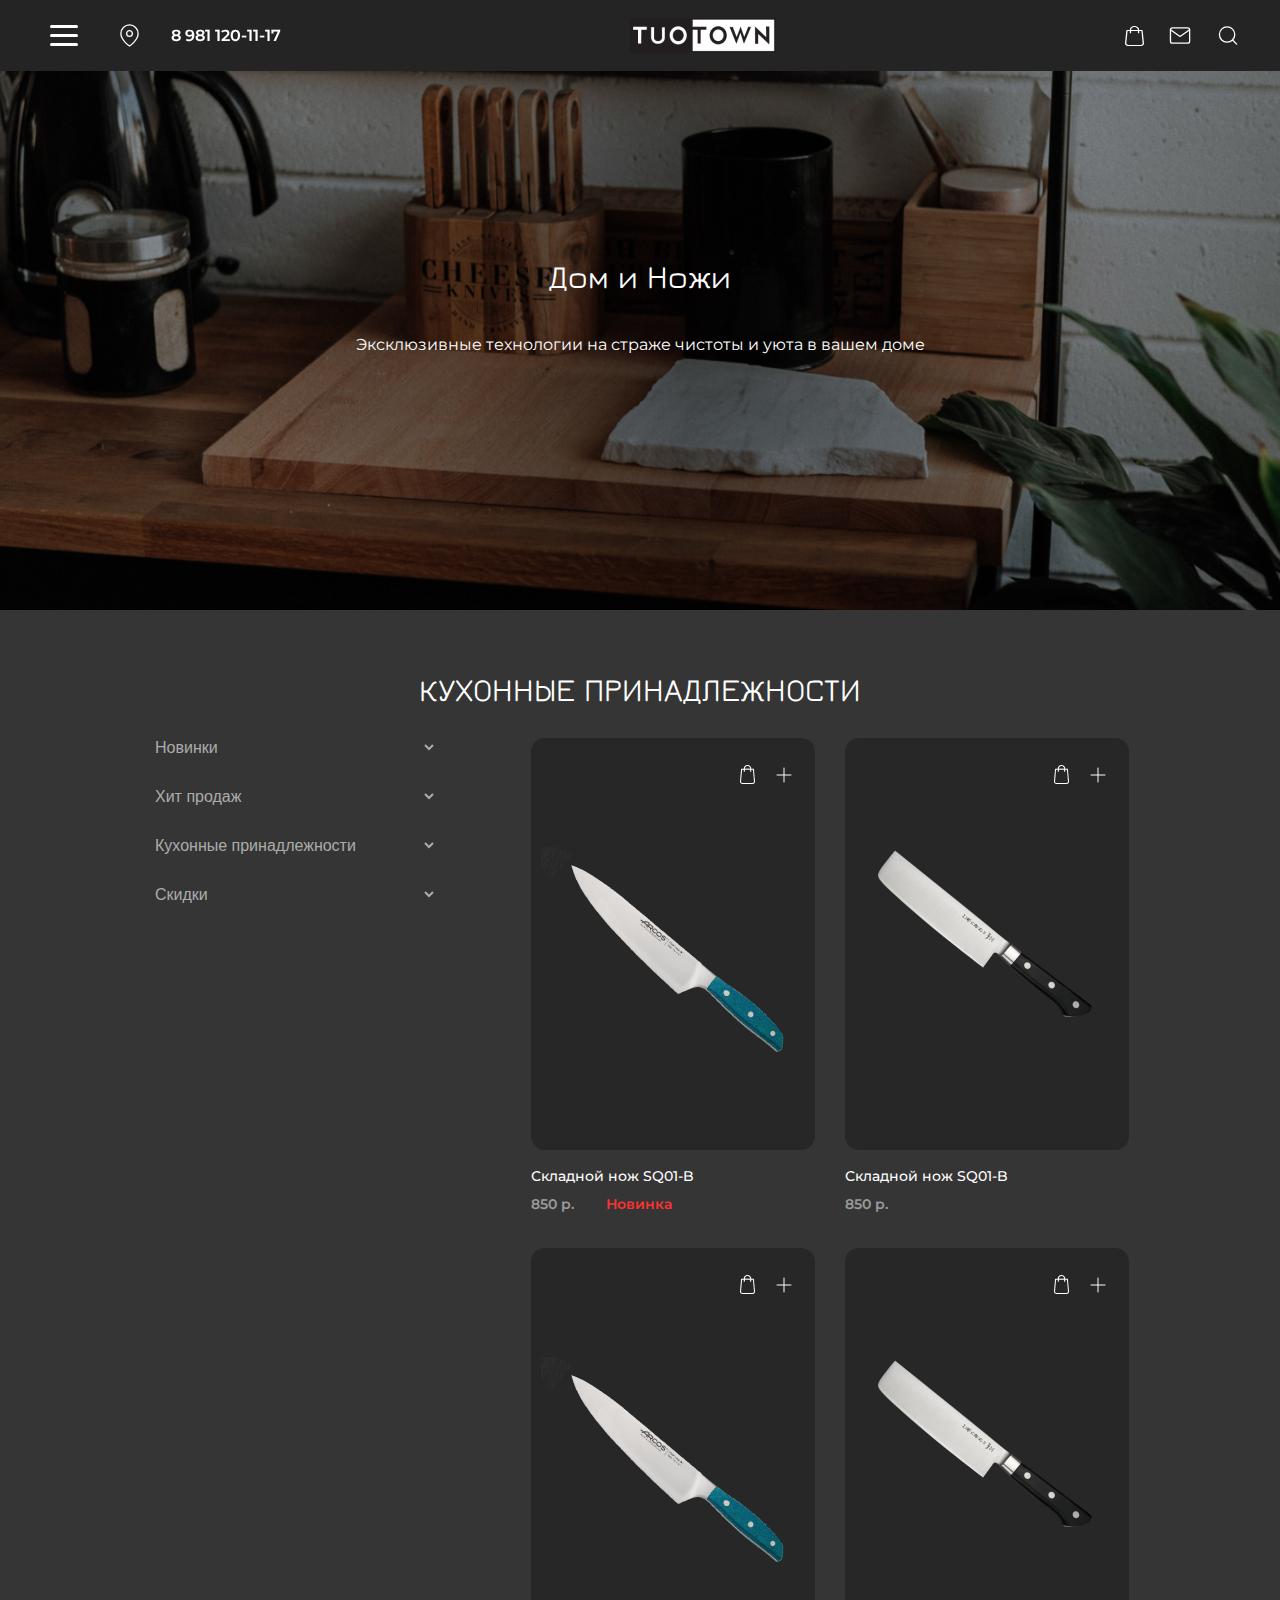
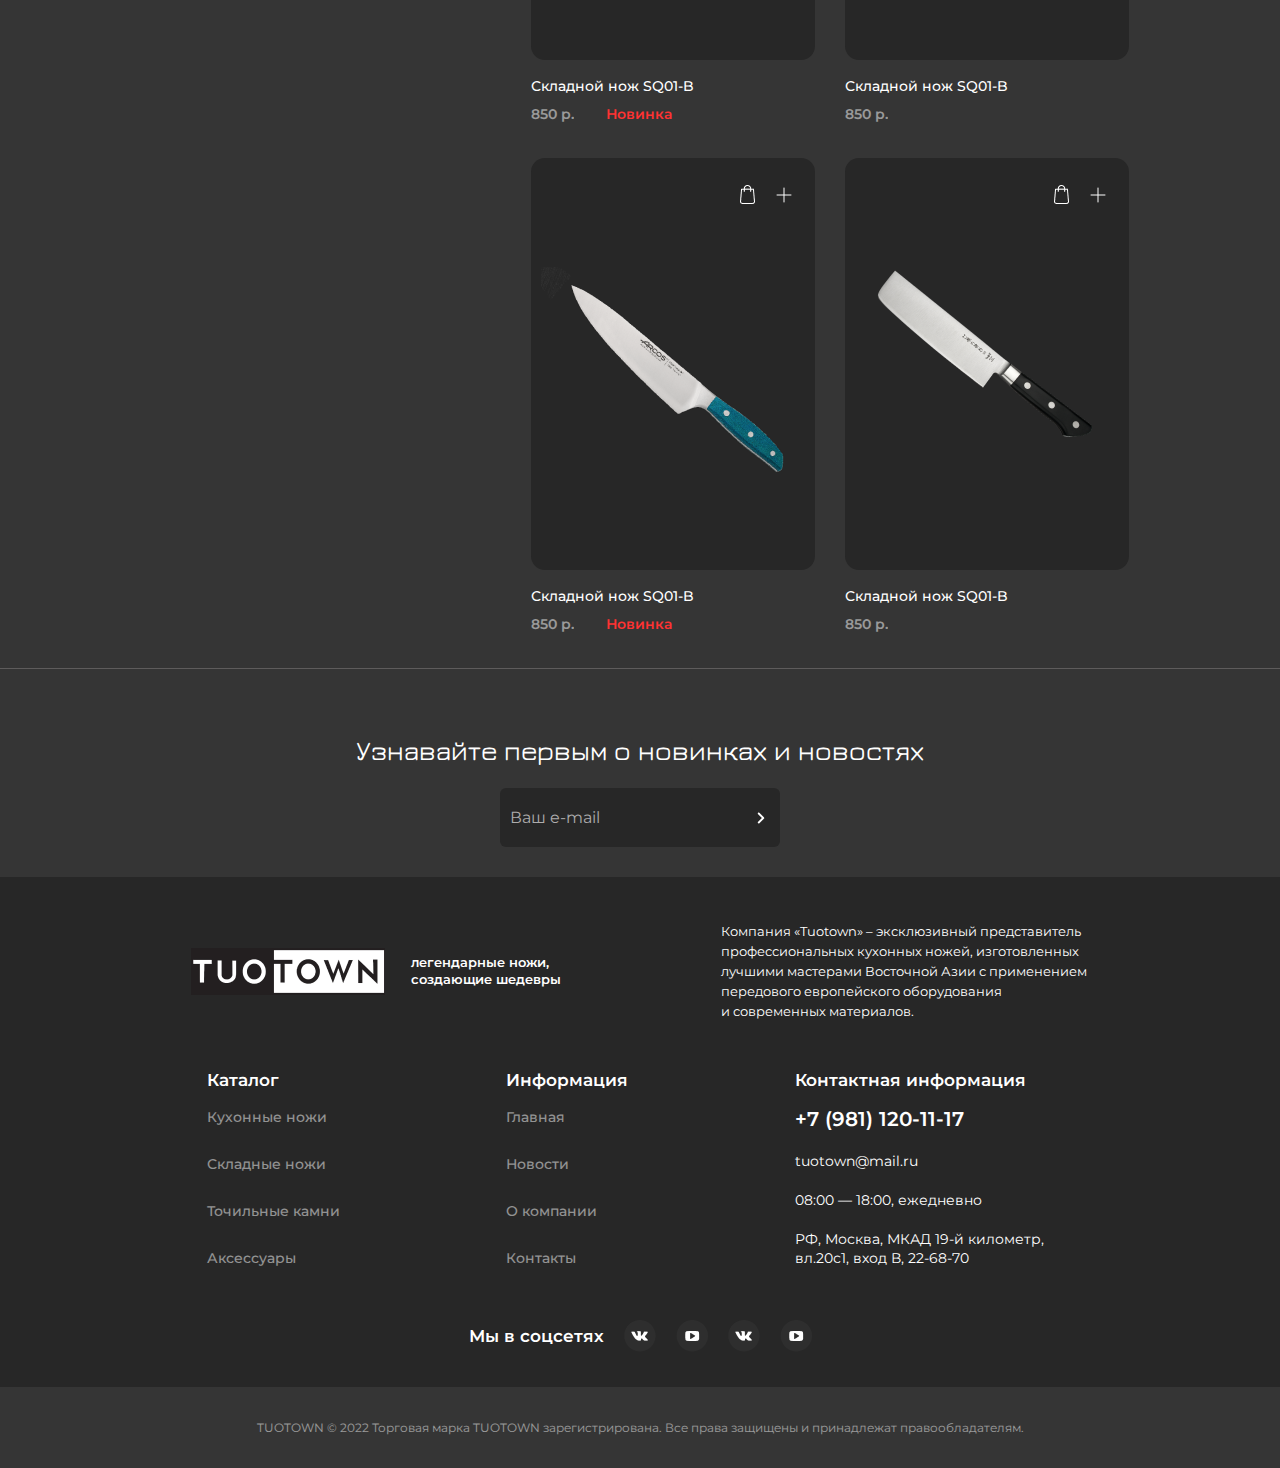
<file: catalog-k5.html>
<!DOCTYPE html>
<html lang="ru">
    <head>
        <meta charset="UTF-8">
        <meta http-equiv="X-UA-Compatible" content="IE=edge">
        <meta name="viewport" content="width=device-width, initial-scale=1.0">
        <title>TuoTown</title>
        <link rel="icon" type="image/x-icon" href="images/favicon.ico">
        <link rel="preconnect" href="https://fonts.googleapis.com">
        <link rel="preconnect" href="https://fonts.gstatic.com" crossorigin>
        <link href="https://fonts.googleapis.com/css2?family=Montserrat:wght@400;500;600&display=swap" rel="stylesheet">
        <link href="https://fonts.googleapis.com/css2?family=Jura:wght@400;500;600&display=swap" rel="stylesheet">
        <link rel="stylesheet" href="css/style.css">
    </head>

    <body>
        <div class="wrapper">
        
            <header class="header" id="k5">
                <div class="header__conteiner">

                    <div class="header__items">

                        <div class="header-menu__block">

                            <div class="navigatsiya">
                                <div class="mobile-menu">
                                    <span></span>
                                    <span></span>
                                    <span></span>
                                </div>

                                <nav class="header__menu">
                                    <ul class="menu__list">
                                        <li class="menu__item">
                                            <a class="menu__link" href="product.html">
                                                Кухонные ножи TUOTOWN
                                            </a>
                                        </li>
                                        <li class="menu__item">
                                            <a class="menu__link" href="catalog-k1.html">
                                                Складные ножи TUOTOWN
                                            </a>
                                        </li>
                                        <li class="menu__item">
                                            <a class="menu__link" href="catalog-k2.html">
                                                Кухонные ножи QXF
                                            </a>
                                        </li>
                                        <li class="menu__item">
                                            <a class="menu__link" href="catalog-k3.html">
                                                Точильные камни
                                            </a> 
                                        </li>
                                        <li class="menu__item">
                                            <a class="menu__link" href="catalog-k4.html">
                                                Наборы для BBQ
                                            </a>
                                        </li>
                                        <li class="menu__item">
                                            <a class="menu__link" href="#k5">
                                                Кухонные принадлежности
                                            </a>
                                        </li>
                                        <li class="menu__item">
                                            <a class="menu__link" href="catalog-k6.html">
                                                Туристические товары
                                            </a>
                                        </li>
                                        <li class="menu__item-small">
                                            <a class="menu__link" href="index.html#news">
                                                Новости
                                            </a>
                                        </li>
                                        <li class="menu__item-small">
                                            <a class="menu__link" href="index.html#about">
                                                О компании
                                            </a>
                                        </li>
                                        <li class="menu__item-small">
                                            <a class="menu__link" href="#contact">Контакты</a>
                                        </li>
                                        <li class="menu__item-small">
                                            <a class="menu__link" href="map.html">
                                                Как проехать
                                            </a>
                                        </li>
                                        <li class="menu__item-mobile">
                                            <a class="menu__link" href="service.html">
                                                Сервис
                                            </a>
                                        </li>
                                        <li class="menu__item-mobile">
                                            <a class="menu__link" href="#">Поиск</a>
                                        </li>
                                    </ul>
                                </nav> 
                            </div>

                            <div class="header-map">
                                <a href="map.html" class="header-map__link">
                                    <svg width="23" height="23" viewBox="0 0 23 23" fill="none" xmlns="http://www.w3.org/2000/svg">
                                        <path d="M20.125 9.58333C20.125 16.2917 11.5 22.0417 11.5 22.0417C11.5 22.0417 2.875 16.2917 2.875 9.58333C2.875 7.29584 3.7837 5.10203 5.4012 3.48453C7.0187 1.86703 9.21251 0.958328 11.5 0.958328C13.7875 0.958328 15.9813 1.86703 17.5988 3.48453C19.2163 5.10203 20.125 7.29584 20.125 9.58333Z" stroke="white" stroke-width="1.3" stroke-linecap="round" stroke-linejoin="round"/>
                                        <path d="M11.5 12.4583C13.0878 12.4583 14.375 11.1711 14.375 9.58333C14.375 7.99551 13.0878 6.70833 11.5 6.70833C9.91218 6.70833 8.625 7.99551 8.625 9.58333C8.625 11.1711 9.91218 12.4583 11.5 12.4583Z" stroke="white" stroke-width="1.3" stroke-linecap="round" stroke-linejoin="round"/>
                                    </svg>
                                </a>
                            </div>

                            <div class="header-call">
                                <a href="tel:+79811201117" class="header-call__link">8 981 120-11-17</a>

                                <a href="tel:+79811201117" class="header-call__mobile-link">
                                    <svg width="24" height="24" viewBox="0 0 24 24" fill="none" xmlns="http://www.w3.org/2000/svg">
                                    <path d="M21.9999 16.92V19.92C22.0011 20.1985 21.944 20.4741 21.8324 20.7293C21.7209 20.9845 21.5572 21.2136 21.352 21.4018C21.1468 21.5901 20.9045 21.7335 20.6407 21.8227C20.3769 21.9119 20.0973 21.945 19.8199 21.92C16.7428 21.5856 13.7869 20.5341 11.1899 18.85C8.77376 17.3146 6.72527 15.2661 5.18993 12.85C3.49991 10.2412 2.44818 7.27097 2.11993 4.17997C2.09494 3.90344 2.12781 3.62474 2.21643 3.3616C2.30506 3.09846 2.4475 2.85666 2.6347 2.6516C2.82189 2.44653 3.04974 2.28268 3.30372 2.1705C3.55771 2.05831 3.83227 2.00024 4.10993 1.99997H7.10993C7.59524 1.9952 8.06572 2.16705 8.43369 2.48351C8.80166 2.79996 9.04201 3.23942 9.10993 3.71997C9.23656 4.68004 9.47138 5.6227 9.80993 6.52997C9.94448 6.8879 9.9736 7.27689 9.89384 7.65086C9.81408 8.02482 9.6288 8.36809 9.35993 8.63998L8.08993 9.90997C9.51349 12.4135 11.5864 14.4864 14.0899 15.91L15.3599 14.64C15.6318 14.3711 15.9751 14.1858 16.3491 14.1061C16.723 14.0263 17.112 14.0554 17.4699 14.19C18.3772 14.5285 19.3199 14.7634 20.2799 14.89C20.7657 14.9585 21.2093 15.2032 21.5265 15.5775C21.8436 15.9518 22.0121 16.4296 21.9999 16.92Z" stroke="white" stroke-linecap="round" stroke-linejoin="round"/>
                                    </svg>
                                </a>
                            </div>

                            <div class="header-basket__mobile">
                                <a href="basket.html" class="header-basket__mobile-link">
                                    <svg width="19" height="20" viewBox="0 0 19 20" fill="none" xmlns="http://www.w3.org/2000/svg">
                                    <path d="M9.96812 0C10.3023 0.0664498 10.6486 0.112453 10.9767 0.204461C12.8663 0.751393 14.0632 2.0855 14.1908 3.76719C14.1908 3.79786 14.203 3.82853 14.2091 3.88987C14.2941 3.88987 14.3792 3.88987 14.4582 3.88987C15.2602 3.88987 16.0683 3.88987 16.8703 3.88987C17.3685 3.88987 17.6116 4.07388 17.6602 4.48792C17.8242 6.02137 17.9822 7.55994 18.1402 9.09339C18.3346 10.9182 18.529 12.7481 18.7234 14.5729C18.8206 15.4675 18.9482 16.362 18.9968 17.2565C19.0455 18.1766 18.529 18.882 17.6602 19.4084C16.9736 19.8225 16.1898 19.9912 15.3453 19.9912C12.3073 19.986 9.26332 19.9912 6.22539 19.9912C5.27148 19.9912 4.32364 20.0167 3.36973 19.9809C2.16671 19.94 1.17634 19.5209 0.47762 18.6724C-0.00237289 18.0897 -0.0509798 17.4354 0.0340823 16.7505C0.210282 15.3346 0.343951 13.9136 0.489772 12.4926C0.635593 11.0971 0.787489 9.70678 0.93331 8.31133C1.06698 7.07434 1.19457 5.83736 1.32217 4.60037C1.32824 4.54414 1.32824 4.4828 1.34039 4.42658C1.40115 4.06877 1.63811 3.88987 2.07557 3.88476C2.88974 3.87964 3.69783 3.88476 4.51199 3.88476C4.60313 3.88476 4.69427 3.88476 4.79148 3.88476C4.82794 3.27648 4.96768 2.71422 5.2897 2.19284C6.05526 0.981412 7.24005 0.265799 8.84408 0.0408922C8.91092 0.0306691 8.97775 0.0153346 9.04459 0C9.34838 0 9.65825 0 9.96812 0ZM4.80971 5.00929C4.06238 5.00929 3.34543 5.00929 2.61632 5.00929C2.61025 5.05018 2.5981 5.08085 2.5981 5.11663C2.41582 6.86477 2.22747 8.61802 2.04519 10.3662C1.80823 12.6459 1.57128 14.9308 1.32824 17.2105C1.28571 17.6296 1.44976 17.9772 1.77785 18.2788C2.28823 18.7388 2.94442 18.8973 3.66745 18.8973C7.556 18.9024 11.4506 18.9024 15.3392 18.8973C15.7766 18.8973 16.1959 18.836 16.5969 18.6724C17.2348 18.4117 17.7938 17.8545 17.6845 17.1389C17.6176 16.7096 17.5872 16.27 17.5447 15.8355C17.3867 14.302 17.2227 12.7635 17.0647 11.23C16.8824 9.50232 16.7002 7.76951 16.5179 6.04182C16.4814 5.69935 16.4389 5.35687 16.4025 5.01951C15.6612 5.01951 14.9382 5.01951 14.203 5.01951C14.203 5.09107 14.203 5.15241 14.203 5.20864C14.203 5.70446 14.2091 6.20027 14.1969 6.69098C14.1908 7.00278 13.8992 7.2328 13.5407 7.22769C13.1944 7.22258 12.9149 6.99767 12.8967 6.69609C12.8906 6.59386 12.8967 6.48652 12.8967 6.38429C12.8967 5.92936 12.8967 5.47444 12.8967 5.01951C10.6243 5.01951 8.38232 5.01951 6.1221 5.01951C6.1221 5.07063 6.1221 5.11152 6.1221 5.1473C6.1221 5.65334 6.12817 6.16449 6.1221 6.67053C6.11602 6.99767 5.83046 7.2328 5.4659 7.22769C5.10743 7.22769 4.83401 6.99256 4.82186 6.68076C4.81579 6.58364 4.82186 6.48652 4.82186 6.3894C4.80971 5.92936 4.80971 5.47444 4.80971 5.00929ZM12.8906 3.87964C12.8055 2.81134 12.2526 1.99349 11.159 1.47723C9.97419 0.920074 8.77725 0.960966 7.64106 1.58457C6.675 2.11617 6.18285 2.89823 6.1221 3.87964C8.38839 3.87964 10.6304 3.87964 12.8906 3.87964Z" fill="white"/>
                                    </svg>
                                </a>
                            </div>
                        </div>

                        <div class="header__logo">
                            <a href="index.html">
                                <img src="images/header-logo.png" alt="#">
                            </a>
                        </div> 

                        <div class="header-elements__block">

                            <div class="header-basket">
                                <a href="basket.html" class="header-basket__link">
                                    <svg width="19" height="20" viewBox="0 0 19 20" fill="none" xmlns="http://www.w3.org/2000/svg">
                                    <path d="M9.96812 0C10.3023 0.0664498 10.6486 0.112453 10.9767 0.204461C12.8663 0.751393 14.0632 2.0855 14.1908 3.76719C14.1908 3.79786 14.203 3.82853 14.2091 3.88987C14.2941 3.88987 14.3792 3.88987 14.4582 3.88987C15.2602 3.88987 16.0683 3.88987 16.8703 3.88987C17.3685 3.88987 17.6116 4.07388 17.6602 4.48792C17.8242 6.02137 17.9822 7.55994 18.1402 9.09339C18.3346 10.9182 18.529 12.7481 18.7234 14.5729C18.8206 15.4675 18.9482 16.362 18.9968 17.2565C19.0455 18.1766 18.529 18.882 17.6602 19.4084C16.9736 19.8225 16.1898 19.9912 15.3453 19.9912C12.3073 19.986 9.26332 19.9912 6.22539 19.9912C5.27148 19.9912 4.32364 20.0167 3.36973 19.9809C2.16671 19.94 1.17634 19.5209 0.47762 18.6724C-0.00237289 18.0897 -0.0509798 17.4354 0.0340823 16.7505C0.210282 15.3346 0.343951 13.9136 0.489772 12.4926C0.635593 11.0971 0.787489 9.70678 0.93331 8.31133C1.06698 7.07434 1.19457 5.83736 1.32217 4.60037C1.32824 4.54414 1.32824 4.4828 1.34039 4.42658C1.40115 4.06877 1.63811 3.88987 2.07557 3.88476C2.88974 3.87964 3.69783 3.88476 4.51199 3.88476C4.60313 3.88476 4.69427 3.88476 4.79148 3.88476C4.82794 3.27648 4.96768 2.71422 5.2897 2.19284C6.05526 0.981412 7.24005 0.265799 8.84408 0.0408922C8.91092 0.0306691 8.97775 0.0153346 9.04459 0C9.34838 0 9.65825 0 9.96812 0ZM4.80971 5.00929C4.06238 5.00929 3.34543 5.00929 2.61632 5.00929C2.61025 5.05018 2.5981 5.08085 2.5981 5.11663C2.41582 6.86477 2.22747 8.61802 2.04519 10.3662C1.80823 12.6459 1.57128 14.9308 1.32824 17.2105C1.28571 17.6296 1.44976 17.9772 1.77785 18.2788C2.28823 18.7388 2.94442 18.8973 3.66745 18.8973C7.556 18.9024 11.4506 18.9024 15.3392 18.8973C15.7766 18.8973 16.1959 18.836 16.5969 18.6724C17.2348 18.4117 17.7938 17.8545 17.6845 17.1389C17.6176 16.7096 17.5872 16.27 17.5447 15.8355C17.3867 14.302 17.2227 12.7635 17.0647 11.23C16.8824 9.50232 16.7002 7.76951 16.5179 6.04182C16.4814 5.69935 16.4389 5.35687 16.4025 5.01951C15.6612 5.01951 14.9382 5.01951 14.203 5.01951C14.203 5.09107 14.203 5.15241 14.203 5.20864C14.203 5.70446 14.2091 6.20027 14.1969 6.69098C14.1908 7.00278 13.8992 7.2328 13.5407 7.22769C13.1944 7.22258 12.9149 6.99767 12.8967 6.69609C12.8906 6.59386 12.8967 6.48652 12.8967 6.38429C12.8967 5.92936 12.8967 5.47444 12.8967 5.01951C10.6243 5.01951 8.38232 5.01951 6.1221 5.01951C6.1221 5.07063 6.1221 5.11152 6.1221 5.1473C6.1221 5.65334 6.12817 6.16449 6.1221 6.67053C6.11602 6.99767 5.83046 7.2328 5.4659 7.22769C5.10743 7.22769 4.83401 6.99256 4.82186 6.68076C4.81579 6.58364 4.82186 6.48652 4.82186 6.3894C4.80971 5.92936 4.80971 5.47444 4.80971 5.00929ZM12.8906 3.87964C12.8055 2.81134 12.2526 1.99349 11.159 1.47723C9.97419 0.920074 8.77725 0.960966 7.64106 1.58457C6.675 2.11617 6.18285 2.89823 6.1221 3.87964C8.38839 3.87964 10.6304 3.87964 12.8906 3.87964Z" fill="white"/>
                                    </svg>
                                </a>
                            </div>

                            <div class="header-service">
                                <a href="service.html" class="header-service__link">
                                    <svg width="24" height="23" viewBox="0 0 24 23" fill="none" xmlns="http://www.w3.org/2000/svg">
                                        <path d="M4.38175 3.83333H19.7151C20.7693 3.83333 21.6318 4.69583 21.6318 5.74999V17.25C21.6318 18.3042 20.7693 19.1667 19.7151 19.1667H4.38175C3.32759 19.1667 2.46509 18.3042 2.46509 17.25V5.74999C2.46509 4.69583 3.32759 3.83333 4.38175 3.83333Z" stroke="white" stroke-width="1.3" stroke-linecap="round" stroke-linejoin="round"/>
                                        <path d="M21.6318 5.75L12.0484 12.4583L2.46509 5.75" stroke="white" stroke-width="1.3" stroke-linecap="round" stroke-linejoin="round"/>
                                    </svg> 
                                </a>
                            </div>

                            <div class="header-search">
                                <a href="#" class="header-search__link">
                                    <svg width="24" height="23" viewBox="0 0 24 23" fill="none" xmlns="http://www.w3.org/2000/svg">
                                        <path d="M11.09 18.2083C15.3242 18.2083 18.7567 14.7759 18.7567 10.5417C18.7567 6.30748 15.3242 2.875 11.09 2.875C6.85582 2.875 3.42334 6.30748 3.42334 10.5417C3.42334 14.7759 6.85582 18.2083 11.09 18.2083Z" stroke="white" stroke-width="1.3" stroke-linecap="round" stroke-linejoin="round"/>
                                        <path d="M20.6734 20.125L16.5046 15.9563" stroke="white" stroke-width="1.3" stroke-linecap="round" stroke-linejoin="round"/>
                                    </svg>
                                </a>
                            </div>
                        </div>
                    </div> 

                </div>
            </header>

            <main class="main">

                <div class="catalog-block">
                    <div class="catalog-block__conteiner">

                        <div class="catalog-block__title">
                            <h2>
                                Дом и Ножи
                            </h2>
                        </div>

                        <div class="catalog-block__text">
                            <p>
                                Эксклюзивные технологии на страже чистоты и уюта в вашем доме
                            </p>
                        </div>

                    </div>
                </div>

                <div class="catalog-k5__elements">
                    <div class="catalog-k5__elements-conteiner">

                        <div class="catalog-k5__title">
                            <h2>Кухонные принадлежности</h2>
                        </div>

                        <div class="catalog-k5__items">

                            <div class="catalog-k5__menu">
                                <select name="catalog-k5__menu">
                                    <option class="catalog-k5__menu-caption" value="">Новинки</option>
                                    <option value="1">Кухонные принадлежности 810244</option>
                                    <option value="2">Кухонные принадлежности 810244</option>
                                </select>

                                <select name="catalog-k5__menu">
                                    <option class="catalog-k5__menu-caption" value="">Хит продаж</option>
                                    <option value="1">Кухонные принадлежности 810244</option>
                                    <option value="2">Кухонные принадлежности 810244</option>
                                    <option value="3">Кухонные принадлежности 810244</option>
                                </select>

                                <select name="catalog-k5__menu">
                                    <option class="catalog-k5__menu-caption" value="">Кухонные принадлежности</option>
                                    <option value="1">Кухонные принадлежности 810244</option>
                                    <option value="2">Кухонные принадлежности 810244</option>
                                    <option value="3">Кухонные принадлежности 810244</option>
                                    <option value="4">Кухонные принадлежности 810244</option>
                                    <option value="5">Кухонные принадлежности 810244</option>
                                    <option value="1">Кухонные принадлежности 810244</option>
                                    <option value="2">Кухонные принадлежности 810244</option>
                                    <option value="3">Кухонные принадлежности 810244</option>
                                    <option value="4">Кухонные принадлежности 810244</option>
                                    <option value="5">Кухонные принадлежности 810244</option>
                                    <option value="1">Кухонные принадлежности 810244</option>
                                </select>

                                <select name="catalog-k5__menu">
                                    <option value="">Скидки</option>
                                    <option value="1">Кухонные принадлежности 810244</option>
                                    <option value="2">Кухонные принадлежности 810244</option>
                                    <option value="3">Кухонные принадлежности 810244</option>
                                </select>
                            </div>

                            <div class="catalog-k5__gallery">

                                <div class="tuotown-gallery__card">

                                    <div class="card-elements">
                                        <div class="pay-select__items">
                                            <a href="#">
                                                <img src="images/pay-icon.png" alt="#">
                                            </a>
                                            
                                            <a href="#">
                                                <img src="images/select-icon.png" alt="#">
                                            </a>
                                        </div>

                                        <div class="tuotown-gallery__image">
                                            <a href="#">
                                                <img src="images/gallery-image-02.png" alt="#">
                                            </a>
                                        </div> 
                                    </div>
                                    
                                    <div class="tuotown-gallery__caption">
                                        <p class="tuotown-gallery__title">
                                            <a href="#">Складной нож SQ01-B</a> 
                                        </p>

                                        <div class="price-new">
                                            <span>850 р.</span>
                                            <span class="new-position">Новинка</span>
                                        </div>
                                    </div>
                                </div>

                                <div class="tuotown-gallery__card">

                                    <div class="card-elements">
                                        <div class="pay-select__items">
                                            <a href="#">
                                                <img src="images/pay-icon.png" alt="#">
                                            </a>
                                            
                                            <a href="#">
                                                <img src="images/select-icon.png" alt="#">
                                            </a>
                                        </div>

                                        <div class="tuotown-gallery__image">
                                            <a href="#">
                                                <img src="images/gallery-image-03.png" alt="#">
                                            </a>
                                        </div> 
                                    </div>
                                    
                                    <div class="tuotown-gallery__caption">
                                        <p class="tuotown-gallery__title">
                                            <a href="#">Складной нож SQ01-B</a> 
                                        </p>

                                        <div class="price-new">
                                            <span>850 р.</span>
                                        </div>
                                    </div>
                                </div>

                                <div class="tuotown-gallery__card">

                                    <div class="card-elements">
                                        <div class="pay-select__items">
                                            <a href="#">
                                                <img src="images/pay-icon.png" alt="#">
                                            </a>
                                            
                                            <a href="#">
                                                <img src="images/select-icon.png" alt="#">
                                            </a>
                                        </div>

                                        <div class="tuotown-gallery__image">
                                            <a href="#">
                                                <img src="images/gallery-image-02.png" alt="#">
                                            </a>
                                        </div> 
                                    </div>
                                    
                                    <div class="tuotown-gallery__caption">
                                        <p class="tuotown-gallery__title">
                                            <a href="#">Складной нож SQ01-B</a> 
                                        </p>

                                        <div class="price-new">
                                            <span>850 р.</span>
                                            <span class="new-position">Новинка</span>
                                        </div>
                                    </div>
                                </div>

                                <div class="tuotown-gallery__card">

                                    <div class="card-elements">
                                        <div class="pay-select__items">
                                            <a href="#">
                                                <img src="images/pay-icon.png" alt="#">
                                            </a>
                                            
                                            <a href="#">
                                                <img src="images/select-icon.png" alt="#">
                                            </a>
                                        </div>

                                        <div class="tuotown-gallery__image">
                                            <a href="#">
                                                <img src="images/gallery-image-03.png" alt="#">
                                            </a>
                                        </div> 
                                    </div>
                                    
                                    <div class="tuotown-gallery__caption">
                                        <p class="tuotown-gallery__title">
                                            <a href="#">Складной нож SQ01-B</a> 
                                        </p>

                                        <div class="price-new">
                                            <span>850 р.</span>
                                        </div>
                                    </div>
                                </div>

                                <div class="tuotown-gallery__card">

                                    <div class="card-elements">
                                        <div class="pay-select__items">
                                            <a href="#">
                                                <img src="images/pay-icon.png" alt="#">
                                            </a>
                                            
                                            <a href="#">
                                                <img src="images/select-icon.png" alt="#">
                                            </a>
                                        </div>

                                        <div class="tuotown-gallery__image">
                                            <a href="#">
                                                <img src="images/gallery-image-02.png" alt="#">
                                            </a>
                                        </div> 
                                    </div>
                                    
                                    <div class="tuotown-gallery__caption">
                                        <p class="tuotown-gallery__title">
                                            <a href="#">Складной нож SQ01-B</a> 
                                        </p>

                                        <div class="price-new">
                                            <span>850 р.</span>
                                            <span class="new-position">Новинка</span>
                                        </div>
                                    </div>
                                </div>

                                <div class="tuotown-gallery__card">

                                    <div class="card-elements">
                                        <div class="pay-select__items">
                                            <a href="#">
                                                <img src="images/pay-icon.png" alt="#">
                                            </a>
                                            
                                            <a href="#">
                                                <img src="images/select-icon.png" alt="#">
                                            </a>
                                        </div>

                                        <div class="tuotown-gallery__image">
                                            <a href="#">
                                                <img src="images/gallery-image-03.png" alt="#">
                                            </a>
                                        </div> 
                                    </div>
                                    
                                    <div class="tuotown-gallery__caption">
                                        <p class="tuotown-gallery__title">
                                            <a href="#">Складной нож SQ01-B</a> 
                                        </p>

                                        <div class="price-new">
                                            <span>850 р.</span>
                                        </div>
                                    </div>
                                </div>

                            </div> 
                        </div>

                    </div>
                </div>

                <div class="catalog-subscribe__block">
                    <div class="catalog-subscribe__block-conteiner">
    
                        <div class="new-subscribe__block-title">
                            <h3>
                                Узнавайте первым о новинках и новостях
                            </h3>
                        </div>
    
                        <form class="new-subscribe__block-form" action="#">
                            <input class="subscribe" type="email" placeholder="Ваш e-mail">
                            
                            <input class="new-subscribe__block-button" type="image" 
                            src="images/right-button-icon.png" alt="#" name="submit">
                        </form>
                    </div>        
                </div>  

            </main>

            <footer class="footer">
                <div class="footer__conteiner">

                    <div class="footer-logo__block">

                        <div class="footer-logo">
                            <img src="images/footer-logo.png" alt="#">

                            <p class="footer-logo__caption">
                                легендарные ножи,
                                создающие шедевры
                            </p>
                        </div>

                        <div class="footer-logo__text">
                            Компания «Tuotown» – эксклюзивный представитель
                            профессиональных кухонных ножей, изготовленных
                            лучшими мастерами Восточной Азии с применением
                            передового европейского оборудования
                            и современных материалов. 
                        </div>
                    </div>

                    <div class="footer__items">

                        <nav class="footer-catalog__menu">
                            <ul class="footer-catalog-menu__list">
                                <li class="footer-catalog-menu__item-title">
                                    Каталог
                                </li>
                                <li class="footer-catalog-menu__item">
                                    <a class="footer-catalog-menu__link" href="product.html">
                                        Кухонные ножи
                                    </a>
                                </li>
                                <li class="footer-catalog-menu__item">
                                    <a class="footer-catalog-menu__link" href="catalog-k1.html">
                                        Складные ножи
                                    </a>
                                </li>
                                <li class="footer-catalog-menu__item">
                                    <a class="footer-catalog-menu__link" href="catalog-k3.html">
                                        Точильные камни
                                    </a> 
                                </li>
                                <li class="footer-catalog-menu__item">
                                    <a class="footer-catalog-menu__link" href="#k5">
                                        Аксессуары
                                    </a>
                                </li>
                            </ul>
                        </nav> 
                            
                        <nav class="footer-info__menu">
                            <ul class="footer-info-menu__list">
                                <li class="footer-info-menu__item-title">
                                    Информация
                                </li>
                                <li class="footer-info-menu__item">
                                    <a class="footer-info-menu__link" href="index.html#main-page">
                                        Главная
                                    </a>
                                </li>
                                <li class="footer-info-menu__item">
                                    <a class="footer-info-menu__link" href="index.html#news">
                                        Новости
                                    </a>
                                </li>
                                <li class="footer-info-menu__item">
                                    <a class="footer-info-menu__link" href="index.html#about">
                                        О компании
                                    </a>
                                </li>
                                <li class="footer-info-menu__item">
                                    <a class="footer-info-menu__link" href="#contact">Контакты</a>
                                </li> 
                            </ul>
                        </nav> 

                        <div class="footer-contact" id="contact">
                            <div class="footer-contact__caption">
                                Контактная информация
                            </div>

                            <div class="footer-contact__phone">
                                <span>+7 (981) 120-11-17</span>
                                <span class="footer-contact__email">tuotown@mail.ru</span>
                            </div>

                            <div class="footer-contact__time">
                                08:00 — 18:00, ежедневно
                            </div>

                            <div class="footer-contact__address">
                                РФ, Москва, МКАД 19-й километр,
                                вл.20с1, вход В, 22-68-70 
                            </div>
                        </div>
                    </div>

                    <nav class="footer-social__menu">
                        <ul class="footer-social-menu__list">

                            <li class="footer-social-menu__item-title">
                                Мы в соцсетях
                            </li>
                            <li class="footer-social-menu__item">
                                <a class="footer-social-menu__link" href="https://vk.com" target="_blank">
                                    <img src="images/vk-icon.png" alt="#">
                                </a>
                            </li>
                            <li class="footer-social-menu__item">
                                <a class="footer-social-menu__link" href="https://www.youtube.com" target="_blank">
                                    <img src="images/youtube-icon.png" alt="#"> 
                                </a>
                            </li>
                            <li class="footer-social-menu__item">
                                <a class="footer-social-menu__link" href="https://vk.com" target="_blank">
                                    <img src="images/vk-icon.png" alt="#">
                                </a>
                            </li>
                            <li class="footer-social-menu__item">
                                <a class="footer-social-menu__link" href="https://www.youtube.com" target="_blank">
                                    <img src="images/youtube-icon.png" alt="#">
                                </a>
                            </li> 
                        </ul>
                    </nav> 

                </div>
                
            </footer>

            <div class="footer-copyright">
                <p class="footer-copyright__text">
                    TUOTOWN &copy; 2022 Торговая марка TUOTOWN зарегистрирована. Все права защищены и принадлежат правообладателям.
                </p>
            </div>

        </div>
        
        <script src="https://code.jquery.com/jquery-3.3.1.min.js"></script>
        <script src="js/script.main.js"></script>

    </body>

</html>
</file>
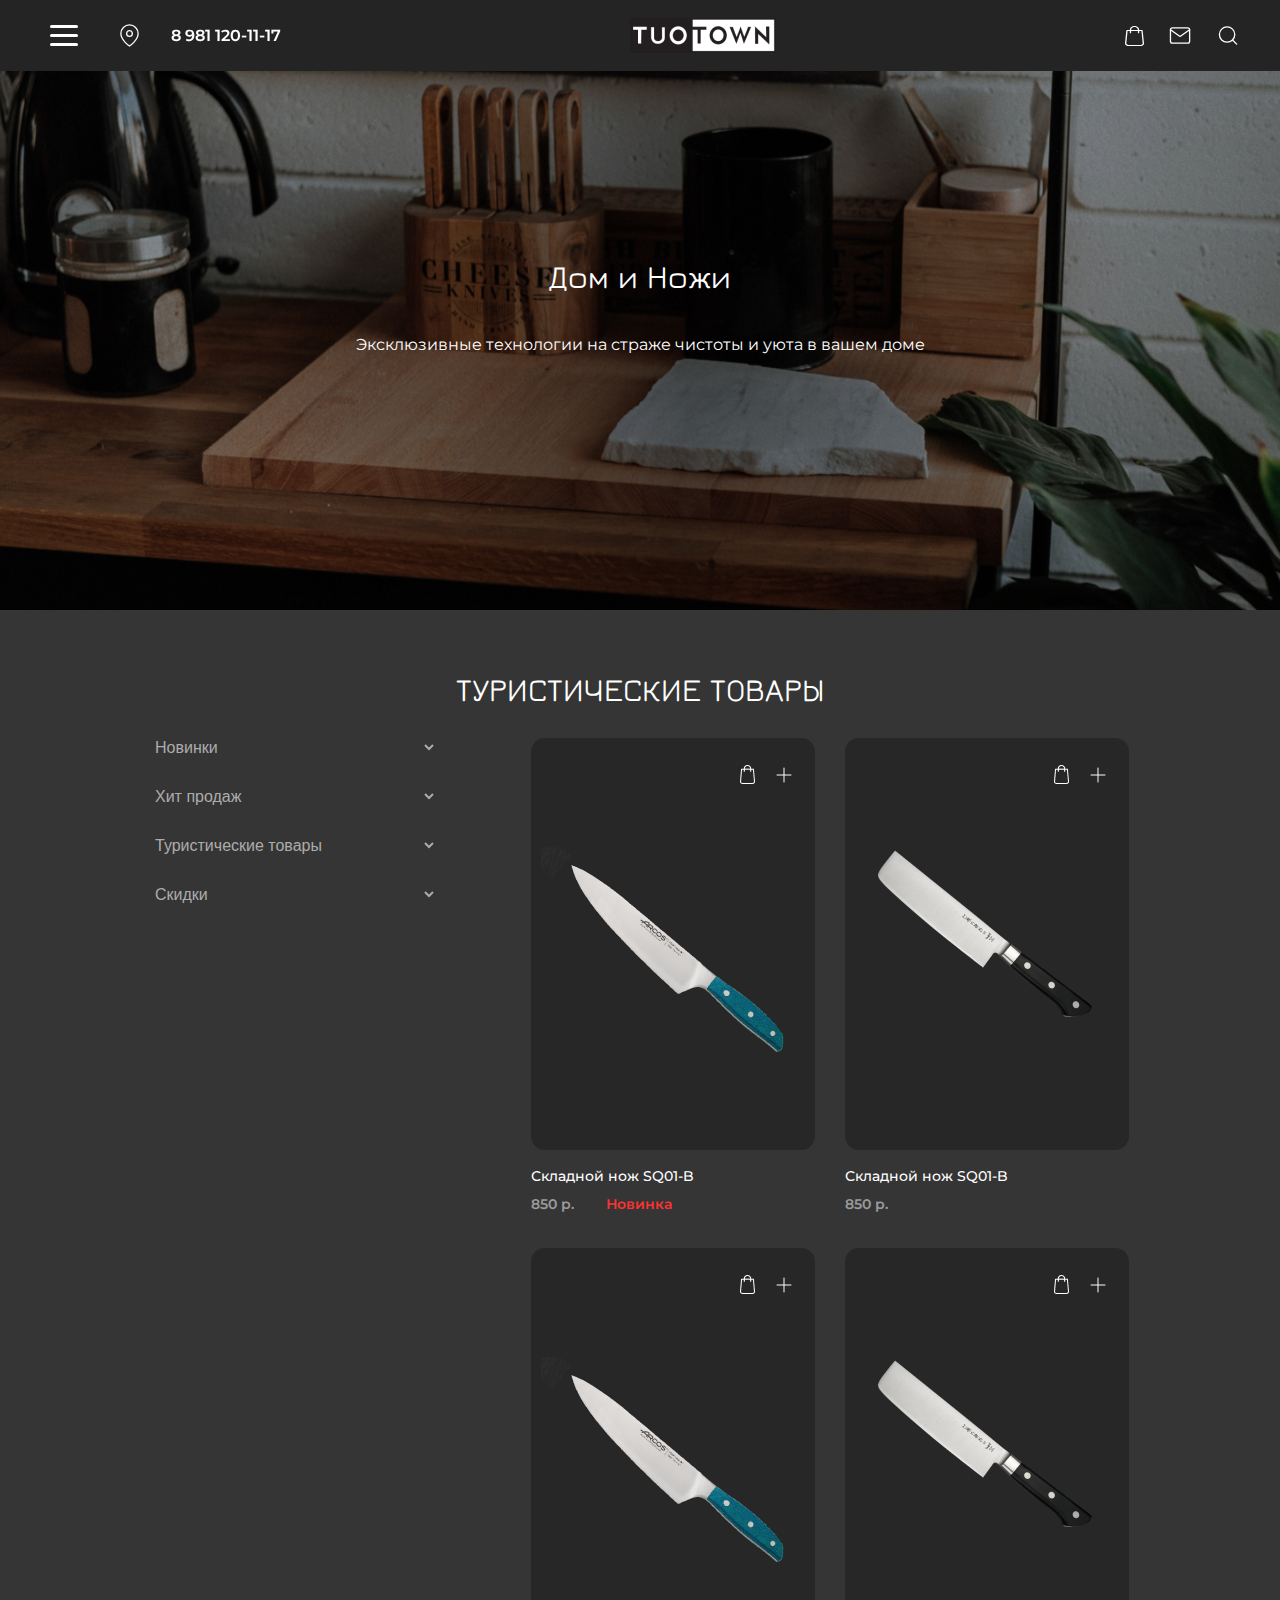
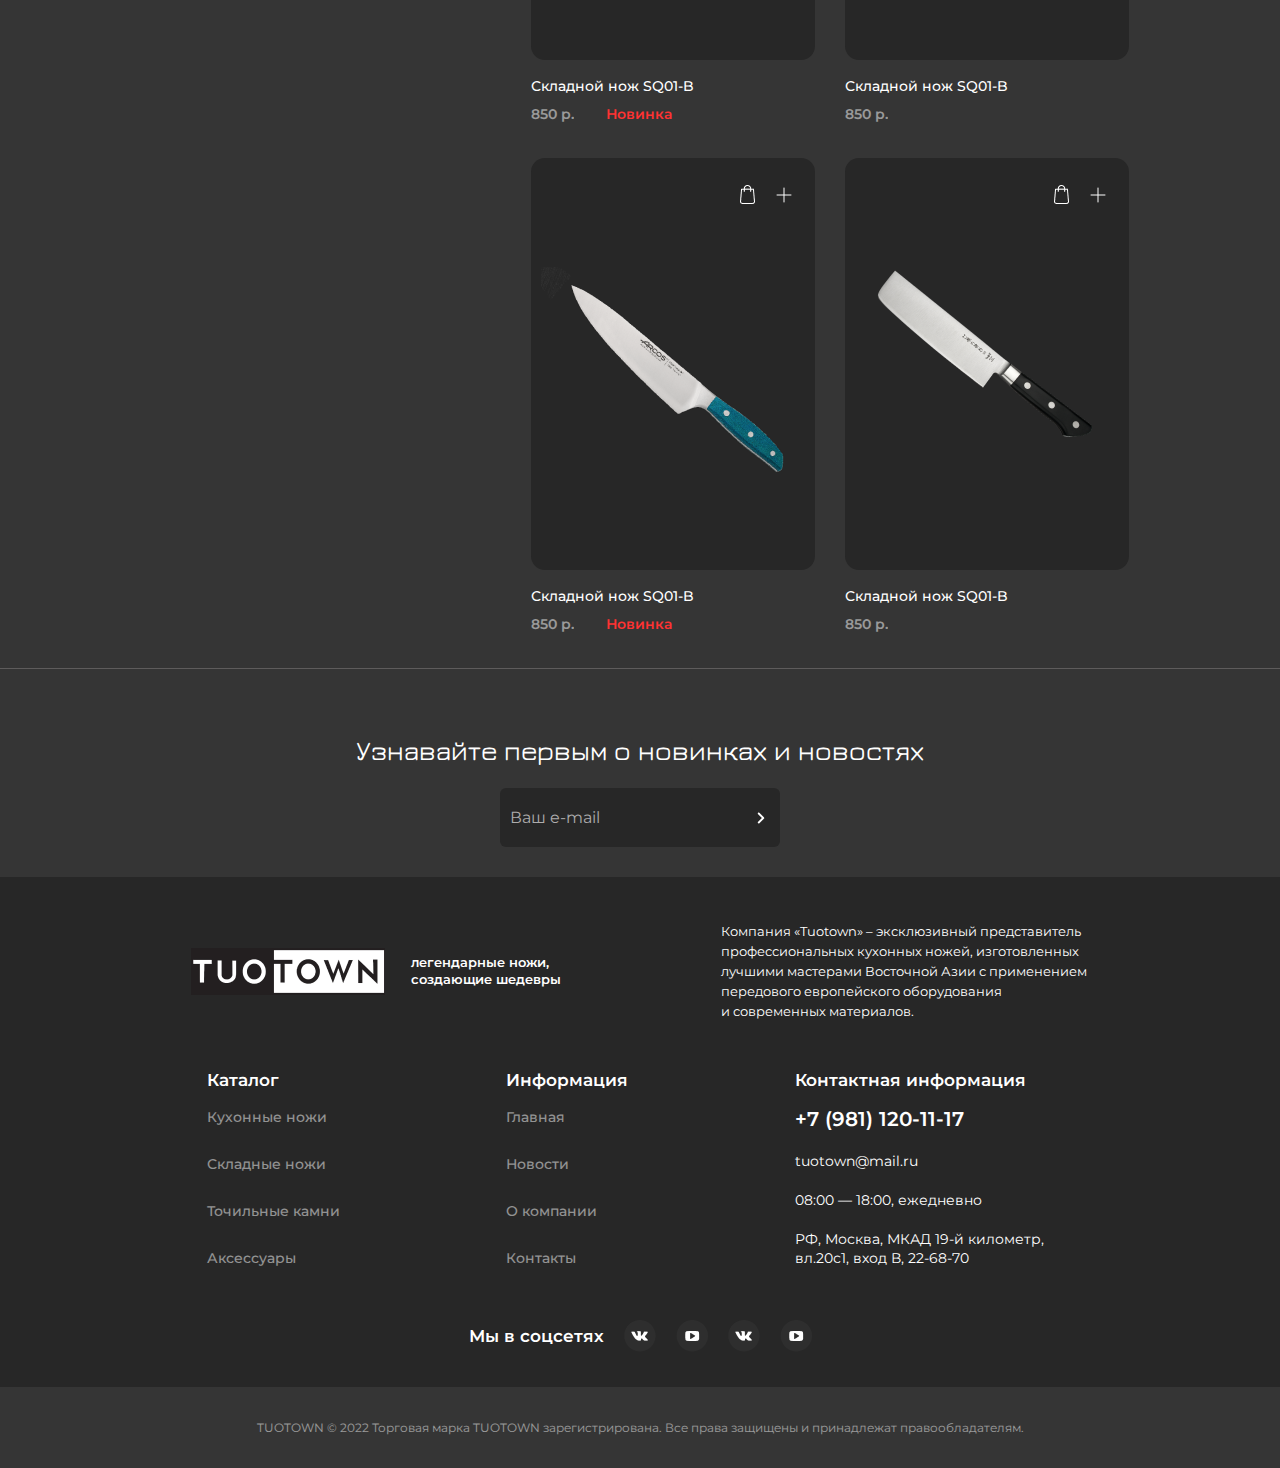
<file: catalog-k6.html>
<!DOCTYPE html>
<html lang="ru">
    <head>
        <meta charset="UTF-8">
        <meta http-equiv="X-UA-Compatible" content="IE=edge">
        <meta name="viewport" content="width=device-width, initial-scale=1.0">
        <title>TuoTown</title>
        <link rel="icon" type="image/x-icon" href="images/favicon.ico">
        <link rel="preconnect" href="https://fonts.googleapis.com">
        <link rel="preconnect" href="https://fonts.gstatic.com" crossorigin>
        <link href="https://fonts.googleapis.com/css2?family=Montserrat:wght@400;500;600&display=swap" rel="stylesheet">
        <link href="https://fonts.googleapis.com/css2?family=Jura:wght@400;500;600&display=swap" rel="stylesheet">
        <link rel="stylesheet" href="css/style.css">
    </head>

    <body>
        <div class="wrapper">
        
            <header class="header" id="k6">
                <div class="header__conteiner">

                    <div class="header__items">

                        <div class="header-menu__block">

                            <div class="navigatsiya">
                                <div class="mobile-menu">
                                    <span></span>
                                    <span></span>
                                    <span></span>
                                </div>

                                <nav class="header__menu">
                                    <ul class="menu__list">
                                        <li class="menu__item">
                                            <a class="menu__link" href="product.html">
                                                Кухонные ножи TUOTOWN
                                            </a>
                                        </li>
                                        <li class="menu__item">
                                            <a class="menu__link" href="catalog-k1.html">
                                                Складные ножи TUOTOWN
                                            </a>
                                        </li>
                                        <li class="menu__item">
                                            <a class="menu__link" href="catalog-k2.html">
                                                Кухонные ножи QXF
                                            </a>
                                        </li>
                                        <li class="menu__item">
                                            <a class="menu__link" href="catalog-k3.html">
                                                Точильные камни
                                            </a> 
                                        </li>
                                        <li class="menu__item">
                                            <a class="menu__link" href="catalog-k4.html">
                                                Наборы для BBQ
                                            </a>
                                        </li>
                                        <li class="menu__item">
                                            <a class="menu__link" href="catalog-k5.html">
                                                Кухонные принадлежности
                                            </a>
                                        </li>
                                        <li class="menu__item">
                                            <a class="menu__link" href="#k6">
                                                Туристические товары
                                            </a>
                                        </li>
                                        <li class="menu__item-small">
                                            <a class="menu__link" href="index.html#news">
                                                Новости
                                            </a>
                                        </li>
                                        <li class="menu__item-small">
                                            <a class="menu__link" href="index.html#about">
                                                О компании
                                            </a>
                                        </li>
                                        <li class="menu__item-small">
                                            <a class="menu__link" href="#contact">Контакты</a>
                                        </li>
                                        <li class="menu__item-small">
                                            <a class="menu__link" href="map.html">
                                                Как проехать
                                            </a>
                                        </li>
                                        <li class="menu__item-mobile">
                                            <a class="menu__link" href="service.html">
                                                Сервис
                                            </a>
                                        </li>
                                        <li class="menu__item-mobile">
                                            <a class="menu__link" href="#">Поиск</a>
                                        </li>
                                    </ul>
                                </nav> 
                            </div>

                            <div class="header-map">
                                <a href="map.html" class="header-map__link">
                                    <svg width="23" height="23" viewBox="0 0 23 23" fill="none" xmlns="http://www.w3.org/2000/svg">
                                        <path d="M20.125 9.58333C20.125 16.2917 11.5 22.0417 11.5 22.0417C11.5 22.0417 2.875 16.2917 2.875 9.58333C2.875 7.29584 3.7837 5.10203 5.4012 3.48453C7.0187 1.86703 9.21251 0.958328 11.5 0.958328C13.7875 0.958328 15.9813 1.86703 17.5988 3.48453C19.2163 5.10203 20.125 7.29584 20.125 9.58333Z" stroke="white" stroke-width="1.3" stroke-linecap="round" stroke-linejoin="round"/>
                                        <path d="M11.5 12.4583C13.0878 12.4583 14.375 11.1711 14.375 9.58333C14.375 7.99551 13.0878 6.70833 11.5 6.70833C9.91218 6.70833 8.625 7.99551 8.625 9.58333C8.625 11.1711 9.91218 12.4583 11.5 12.4583Z" stroke="white" stroke-width="1.3" stroke-linecap="round" stroke-linejoin="round"/>
                                    </svg>
                                </a>
                            </div>

                            <div class="header-call">
                                <a href="tel:+79811201117" class="header-call__link">8 981 120-11-17</a>

                                <a href="tel:+79811201117" class="header-call__mobile-link">
                                    <svg width="24" height="24" viewBox="0 0 24 24" fill="none" xmlns="http://www.w3.org/2000/svg">
                                    <path d="M21.9999 16.92V19.92C22.0011 20.1985 21.944 20.4741 21.8324 20.7293C21.7209 20.9845 21.5572 21.2136 21.352 21.4018C21.1468 21.5901 20.9045 21.7335 20.6407 21.8227C20.3769 21.9119 20.0973 21.945 19.8199 21.92C16.7428 21.5856 13.7869 20.5341 11.1899 18.85C8.77376 17.3146 6.72527 15.2661 5.18993 12.85C3.49991 10.2412 2.44818 7.27097 2.11993 4.17997C2.09494 3.90344 2.12781 3.62474 2.21643 3.3616C2.30506 3.09846 2.4475 2.85666 2.6347 2.6516C2.82189 2.44653 3.04974 2.28268 3.30372 2.1705C3.55771 2.05831 3.83227 2.00024 4.10993 1.99997H7.10993C7.59524 1.9952 8.06572 2.16705 8.43369 2.48351C8.80166 2.79996 9.04201 3.23942 9.10993 3.71997C9.23656 4.68004 9.47138 5.6227 9.80993 6.52997C9.94448 6.8879 9.9736 7.27689 9.89384 7.65086C9.81408 8.02482 9.6288 8.36809 9.35993 8.63998L8.08993 9.90997C9.51349 12.4135 11.5864 14.4864 14.0899 15.91L15.3599 14.64C15.6318 14.3711 15.9751 14.1858 16.3491 14.1061C16.723 14.0263 17.112 14.0554 17.4699 14.19C18.3772 14.5285 19.3199 14.7634 20.2799 14.89C20.7657 14.9585 21.2093 15.2032 21.5265 15.5775C21.8436 15.9518 22.0121 16.4296 21.9999 16.92Z" stroke="white" stroke-linecap="round" stroke-linejoin="round"/>
                                    </svg>
                                </a>
                            </div>

                            <div class="header-basket__mobile">
                                <a href="basket.html" class="header-basket__mobile-link">
                                    <svg width="19" height="20" viewBox="0 0 19 20" fill="none" xmlns="http://www.w3.org/2000/svg">
                                    <path d="M9.96812 0C10.3023 0.0664498 10.6486 0.112453 10.9767 0.204461C12.8663 0.751393 14.0632 2.0855 14.1908 3.76719C14.1908 3.79786 14.203 3.82853 14.2091 3.88987C14.2941 3.88987 14.3792 3.88987 14.4582 3.88987C15.2602 3.88987 16.0683 3.88987 16.8703 3.88987C17.3685 3.88987 17.6116 4.07388 17.6602 4.48792C17.8242 6.02137 17.9822 7.55994 18.1402 9.09339C18.3346 10.9182 18.529 12.7481 18.7234 14.5729C18.8206 15.4675 18.9482 16.362 18.9968 17.2565C19.0455 18.1766 18.529 18.882 17.6602 19.4084C16.9736 19.8225 16.1898 19.9912 15.3453 19.9912C12.3073 19.986 9.26332 19.9912 6.22539 19.9912C5.27148 19.9912 4.32364 20.0167 3.36973 19.9809C2.16671 19.94 1.17634 19.5209 0.47762 18.6724C-0.00237289 18.0897 -0.0509798 17.4354 0.0340823 16.7505C0.210282 15.3346 0.343951 13.9136 0.489772 12.4926C0.635593 11.0971 0.787489 9.70678 0.93331 8.31133C1.06698 7.07434 1.19457 5.83736 1.32217 4.60037C1.32824 4.54414 1.32824 4.4828 1.34039 4.42658C1.40115 4.06877 1.63811 3.88987 2.07557 3.88476C2.88974 3.87964 3.69783 3.88476 4.51199 3.88476C4.60313 3.88476 4.69427 3.88476 4.79148 3.88476C4.82794 3.27648 4.96768 2.71422 5.2897 2.19284C6.05526 0.981412 7.24005 0.265799 8.84408 0.0408922C8.91092 0.0306691 8.97775 0.0153346 9.04459 0C9.34838 0 9.65825 0 9.96812 0ZM4.80971 5.00929C4.06238 5.00929 3.34543 5.00929 2.61632 5.00929C2.61025 5.05018 2.5981 5.08085 2.5981 5.11663C2.41582 6.86477 2.22747 8.61802 2.04519 10.3662C1.80823 12.6459 1.57128 14.9308 1.32824 17.2105C1.28571 17.6296 1.44976 17.9772 1.77785 18.2788C2.28823 18.7388 2.94442 18.8973 3.66745 18.8973C7.556 18.9024 11.4506 18.9024 15.3392 18.8973C15.7766 18.8973 16.1959 18.836 16.5969 18.6724C17.2348 18.4117 17.7938 17.8545 17.6845 17.1389C17.6176 16.7096 17.5872 16.27 17.5447 15.8355C17.3867 14.302 17.2227 12.7635 17.0647 11.23C16.8824 9.50232 16.7002 7.76951 16.5179 6.04182C16.4814 5.69935 16.4389 5.35687 16.4025 5.01951C15.6612 5.01951 14.9382 5.01951 14.203 5.01951C14.203 5.09107 14.203 5.15241 14.203 5.20864C14.203 5.70446 14.2091 6.20027 14.1969 6.69098C14.1908 7.00278 13.8992 7.2328 13.5407 7.22769C13.1944 7.22258 12.9149 6.99767 12.8967 6.69609C12.8906 6.59386 12.8967 6.48652 12.8967 6.38429C12.8967 5.92936 12.8967 5.47444 12.8967 5.01951C10.6243 5.01951 8.38232 5.01951 6.1221 5.01951C6.1221 5.07063 6.1221 5.11152 6.1221 5.1473C6.1221 5.65334 6.12817 6.16449 6.1221 6.67053C6.11602 6.99767 5.83046 7.2328 5.4659 7.22769C5.10743 7.22769 4.83401 6.99256 4.82186 6.68076C4.81579 6.58364 4.82186 6.48652 4.82186 6.3894C4.80971 5.92936 4.80971 5.47444 4.80971 5.00929ZM12.8906 3.87964C12.8055 2.81134 12.2526 1.99349 11.159 1.47723C9.97419 0.920074 8.77725 0.960966 7.64106 1.58457C6.675 2.11617 6.18285 2.89823 6.1221 3.87964C8.38839 3.87964 10.6304 3.87964 12.8906 3.87964Z" fill="white"/>
                                    </svg>
                                </a>
                            </div>
                        </div>

                        <div class="header__logo">
                            <a href="index.html">
                                <img src="images/header-logo.png" alt="#">
                            </a>
                        </div> 

                        <div class="header-elements__block">

                            <div class="header-basket">
                                <a href="basket.html" class="header-basket__link">
                                    <svg width="19" height="20" viewBox="0 0 19 20" fill="none" xmlns="http://www.w3.org/2000/svg">
                                    <path d="M9.96812 0C10.3023 0.0664498 10.6486 0.112453 10.9767 0.204461C12.8663 0.751393 14.0632 2.0855 14.1908 3.76719C14.1908 3.79786 14.203 3.82853 14.2091 3.88987C14.2941 3.88987 14.3792 3.88987 14.4582 3.88987C15.2602 3.88987 16.0683 3.88987 16.8703 3.88987C17.3685 3.88987 17.6116 4.07388 17.6602 4.48792C17.8242 6.02137 17.9822 7.55994 18.1402 9.09339C18.3346 10.9182 18.529 12.7481 18.7234 14.5729C18.8206 15.4675 18.9482 16.362 18.9968 17.2565C19.0455 18.1766 18.529 18.882 17.6602 19.4084C16.9736 19.8225 16.1898 19.9912 15.3453 19.9912C12.3073 19.986 9.26332 19.9912 6.22539 19.9912C5.27148 19.9912 4.32364 20.0167 3.36973 19.9809C2.16671 19.94 1.17634 19.5209 0.47762 18.6724C-0.00237289 18.0897 -0.0509798 17.4354 0.0340823 16.7505C0.210282 15.3346 0.343951 13.9136 0.489772 12.4926C0.635593 11.0971 0.787489 9.70678 0.93331 8.31133C1.06698 7.07434 1.19457 5.83736 1.32217 4.60037C1.32824 4.54414 1.32824 4.4828 1.34039 4.42658C1.40115 4.06877 1.63811 3.88987 2.07557 3.88476C2.88974 3.87964 3.69783 3.88476 4.51199 3.88476C4.60313 3.88476 4.69427 3.88476 4.79148 3.88476C4.82794 3.27648 4.96768 2.71422 5.2897 2.19284C6.05526 0.981412 7.24005 0.265799 8.84408 0.0408922C8.91092 0.0306691 8.97775 0.0153346 9.04459 0C9.34838 0 9.65825 0 9.96812 0ZM4.80971 5.00929C4.06238 5.00929 3.34543 5.00929 2.61632 5.00929C2.61025 5.05018 2.5981 5.08085 2.5981 5.11663C2.41582 6.86477 2.22747 8.61802 2.04519 10.3662C1.80823 12.6459 1.57128 14.9308 1.32824 17.2105C1.28571 17.6296 1.44976 17.9772 1.77785 18.2788C2.28823 18.7388 2.94442 18.8973 3.66745 18.8973C7.556 18.9024 11.4506 18.9024 15.3392 18.8973C15.7766 18.8973 16.1959 18.836 16.5969 18.6724C17.2348 18.4117 17.7938 17.8545 17.6845 17.1389C17.6176 16.7096 17.5872 16.27 17.5447 15.8355C17.3867 14.302 17.2227 12.7635 17.0647 11.23C16.8824 9.50232 16.7002 7.76951 16.5179 6.04182C16.4814 5.69935 16.4389 5.35687 16.4025 5.01951C15.6612 5.01951 14.9382 5.01951 14.203 5.01951C14.203 5.09107 14.203 5.15241 14.203 5.20864C14.203 5.70446 14.2091 6.20027 14.1969 6.69098C14.1908 7.00278 13.8992 7.2328 13.5407 7.22769C13.1944 7.22258 12.9149 6.99767 12.8967 6.69609C12.8906 6.59386 12.8967 6.48652 12.8967 6.38429C12.8967 5.92936 12.8967 5.47444 12.8967 5.01951C10.6243 5.01951 8.38232 5.01951 6.1221 5.01951C6.1221 5.07063 6.1221 5.11152 6.1221 5.1473C6.1221 5.65334 6.12817 6.16449 6.1221 6.67053C6.11602 6.99767 5.83046 7.2328 5.4659 7.22769C5.10743 7.22769 4.83401 6.99256 4.82186 6.68076C4.81579 6.58364 4.82186 6.48652 4.82186 6.3894C4.80971 5.92936 4.80971 5.47444 4.80971 5.00929ZM12.8906 3.87964C12.8055 2.81134 12.2526 1.99349 11.159 1.47723C9.97419 0.920074 8.77725 0.960966 7.64106 1.58457C6.675 2.11617 6.18285 2.89823 6.1221 3.87964C8.38839 3.87964 10.6304 3.87964 12.8906 3.87964Z" fill="white"/>
                                    </svg>
                                </a>
                            </div>

                            <div class="header-service">
                                <a href="service.html" class="header-service__link">
                                    <svg width="24" height="23" viewBox="0 0 24 23" fill="none" xmlns="http://www.w3.org/2000/svg">
                                        <path d="M4.38175 3.83333H19.7151C20.7693 3.83333 21.6318 4.69583 21.6318 5.74999V17.25C21.6318 18.3042 20.7693 19.1667 19.7151 19.1667H4.38175C3.32759 19.1667 2.46509 18.3042 2.46509 17.25V5.74999C2.46509 4.69583 3.32759 3.83333 4.38175 3.83333Z" stroke="white" stroke-width="1.3" stroke-linecap="round" stroke-linejoin="round"/>
                                        <path d="M21.6318 5.75L12.0484 12.4583L2.46509 5.75" stroke="white" stroke-width="1.3" stroke-linecap="round" stroke-linejoin="round"/>
                                    </svg> 
                                </a>
                            </div>

                            <div class="header-search">
                                <a href="#" class="header-search__link">
                                    <svg width="24" height="23" viewBox="0 0 24 23" fill="none" xmlns="http://www.w3.org/2000/svg">
                                        <path d="M11.09 18.2083C15.3242 18.2083 18.7567 14.7759 18.7567 10.5417C18.7567 6.30748 15.3242 2.875 11.09 2.875C6.85582 2.875 3.42334 6.30748 3.42334 10.5417C3.42334 14.7759 6.85582 18.2083 11.09 18.2083Z" stroke="white" stroke-width="1.3" stroke-linecap="round" stroke-linejoin="round"/>
                                        <path d="M20.6734 20.125L16.5046 15.9563" stroke="white" stroke-width="1.3" stroke-linecap="round" stroke-linejoin="round"/>
                                    </svg>
                                </a>
                            </div>
                        </div>
                    </div> 

                </div>
            </header>

            <main class="main">

                <div class="catalog-block">
                    <div class="catalog-block__conteiner">

                        <div class="catalog-block__title">
                            <h2>
                                Дом и Ножи
                            </h2>
                        </div>

                        <div class="catalog-block__text">
                            <p>
                                Эксклюзивные технологии на страже чистоты и уюта в вашем доме
                            </p>
                        </div>

                    </div>
                </div>

                <div class="catalog-k6__elements">
                    <div class="catalog-k6__elements-conteiner">

                        <div class="catalog-k6__title">
                            <h2>Туристические товары</h2>
                        </div>

                        <div class="catalog-k6__items">

                            <div class="catalog-k6__menu">
                                <select name="catalog-k6__menu">
                                    <option class="catalog-k6__menu-caption" value="">Новинки</option>
                                    <option value="1">Туристические товары 810244</option>
                                    <option value="2">Туристические товары 810244</option>
                                </select>

                                <select name="catalog-k6__menu">
                                    <option class="catalog-k6__menu-caption" value="">Хит продаж</option>
                                    <option value="1">Туристические товары 810244</option>
                                    <option value="2">Туристические товары 810244</option>
                                    <option value="3">Туристические товары 810244</option>
                                </select>

                                <select name="catalog-k6__menu">
                                    <option class="catalog-k6__menu-caption" value="">Туристические товары</option>
                                    <option value="1">Туристические товары 810244</option>
                                    <option value="2">Туристические товары 810244</option>
                                    <option value="3">Туристические товары 810244</option>
                                    <option value="4">Туристические товары 810244</option>
                                    <option value="5">Туристические товары 810244</option>
                                    <option value="1">Туристические товары 810244</option>
                                    <option value="2">Туристические товары 810244</option>
                                    <option value="3">Туристические товары 810244</option>
                                    <option value="4">Туристические товары 810244</option>
                                    <option value="5">Туристические товары 810244</option>
                                    <option value="1">Туристические товары 810244</option>
                                </select>

                                <select name="catalog-k6__menu">
                                    <option value="">Скидки</option>
                                    <option value="1">Туристические товары 810244</option>
                                    <option value="2">Туристические товары 810244</option>
                                    <option value="3">Туристические товары 810244</option>
                                </select>
                            </div>

                            <div class="catalog-k6__gallery">

                                <div class="tuotown-gallery__card">

                                    <div class="card-elements">
                                        <div class="pay-select__items">
                                            <a href="#">
                                                <img src="images/pay-icon.png" alt="#">
                                            </a>
                                            
                                            <a href="#">
                                                <img src="images/select-icon.png" alt="#">
                                            </a>
                                        </div>

                                        <div class="tuotown-gallery__image">
                                            <a href="#">
                                                <img src="images/gallery-image-02.png" alt="#">
                                            </a>
                                        </div> 
                                    </div>
                                    
                                    <div class="tuotown-gallery__caption">
                                        <p class="tuotown-gallery__title">
                                            <a href="#">Складной нож SQ01-B</a> 
                                        </p>

                                        <div class="price-new">
                                            <span>850 р.</span>
                                            <span class="new-position">Новинка</span>
                                        </div>
                                    </div>
                                </div>

                                <div class="tuotown-gallery__card">

                                    <div class="card-elements">
                                        <div class="pay-select__items">
                                            <a href="#">
                                                <img src="images/pay-icon.png" alt="#">
                                            </a>
                                            
                                            <a href="#">
                                                <img src="images/select-icon.png" alt="#">
                                            </a>
                                        </div>

                                        <div class="tuotown-gallery__image">
                                            <a href="#">
                                                <img src="images/gallery-image-03.png" alt="#">
                                            </a>
                                        </div> 
                                    </div>
                                    
                                    <div class="tuotown-gallery__caption">
                                        <p class="tuotown-gallery__title">
                                            <a href="#">Складной нож SQ01-B</a> 
                                        </p>

                                        <div class="price-new">
                                            <span>850 р.</span>
                                        </div>
                                    </div>
                                </div>

                                <div class="tuotown-gallery__card">

                                    <div class="card-elements">
                                        <div class="pay-select__items">
                                            <a href="#">
                                                <img src="images/pay-icon.png" alt="#">
                                            </a>
                                            
                                            <a href="#">
                                                <img src="images/select-icon.png" alt="#">
                                            </a>
                                        </div>

                                        <div class="tuotown-gallery__image">
                                            <a href="#">
                                                <img src="images/gallery-image-02.png" alt="#">
                                            </a>
                                        </div> 
                                    </div>
                                    
                                    <div class="tuotown-gallery__caption">
                                        <p class="tuotown-gallery__title">
                                            <a href="#">Складной нож SQ01-B</a> 
                                        </p>

                                        <div class="price-new">
                                            <span>850 р.</span>
                                            <span class="new-position">Новинка</span>
                                        </div>
                                    </div>
                                </div>

                                <div class="tuotown-gallery__card">

                                    <div class="card-elements">
                                        <div class="pay-select__items">
                                            <a href="#">
                                                <img src="images/pay-icon.png" alt="#">
                                            </a>
                                            
                                            <a href="#">
                                                <img src="images/select-icon.png" alt="#">
                                            </a>
                                        </div>

                                        <div class="tuotown-gallery__image">
                                            <a href="#">
                                                <img src="images/gallery-image-03.png" alt="#">
                                            </a>
                                        </div> 
                                    </div>
                                    
                                    <div class="tuotown-gallery__caption">
                                        <p class="tuotown-gallery__title">
                                            <a href="#">Складной нож SQ01-B</a> 
                                        </p>

                                        <div class="price-new">
                                            <span>850 р.</span>
                                        </div>
                                    </div>
                                </div>

                                <div class="tuotown-gallery__card">

                                    <div class="card-elements">
                                        <div class="pay-select__items">
                                            <a href="#">
                                                <img src="images/pay-icon.png" alt="#">
                                            </a>
                                            
                                            <a href="#">
                                                <img src="images/select-icon.png" alt="#">
                                            </a>
                                        </div>

                                        <div class="tuotown-gallery__image">
                                            <a href="#">
                                                <img src="images/gallery-image-02.png" alt="#">
                                            </a>
                                        </div> 
                                    </div>
                                    
                                    <div class="tuotown-gallery__caption">
                                        <p class="tuotown-gallery__title">
                                            <a href="#">Складной нож SQ01-B</a> 
                                        </p>

                                        <div class="price-new">
                                            <span>850 р.</span>
                                            <span class="new-position">Новинка</span>
                                        </div>
                                    </div>
                                </div>

                                <div class="tuotown-gallery__card">

                                    <div class="card-elements">
                                        <div class="pay-select__items">
                                            <a href="#">
                                                <img src="images/pay-icon.png" alt="#">
                                            </a>
                                            
                                            <a href="#">
                                                <img src="images/select-icon.png" alt="#">
                                            </a>
                                        </div>

                                        <div class="tuotown-gallery__image">
                                            <a href="#">
                                                <img src="images/gallery-image-03.png" alt="#">
                                            </a>
                                        </div> 
                                    </div>
                                    
                                    <div class="tuotown-gallery__caption">
                                        <p class="tuotown-gallery__title">
                                            <a href="#">Складной нож SQ01-B</a> 
                                        </p>

                                        <div class="price-new">
                                            <span>850 р.</span>
                                        </div>
                                    </div>
                                </div>

                            </div> 
                        </div>

                    </div>
                </div>

                <div class="catalog-subscribe__block">
                    <div class="catalog-subscribe__block-conteiner">
    
                        <div class="new-subscribe__block-title">
                            <h3>
                                Узнавайте первым о новинках и новостях
                            </h3>
                        </div>
    
                        <form class="new-subscribe__block-form" action="#">
                            <input class="subscribe" type="email" placeholder="Ваш e-mail">
                            
                            <input class="new-subscribe__block-button" type="image" 
                            src="images/right-button-icon.png" alt="#" name="submit">
                        </form>
                    </div>        
                </div>  

            </main>

            <footer class="footer">
                <div class="footer__conteiner">

                    <div class="footer-logo__block">

                        <div class="footer-logo">
                            <img src="images/footer-logo.png" alt="#">

                            <p class="footer-logo__caption">
                                легендарные ножи,
                                создающие шедевры
                            </p>
                        </div>

                        <div class="footer-logo__text">
                            Компания «Tuotown» – эксклюзивный представитель
                            профессиональных кухонных ножей, изготовленных
                            лучшими мастерами Восточной Азии с применением
                            передового европейского оборудования
                            и современных материалов. 
                        </div>
                    </div>

                    <div class="footer__items">

                        <nav class="footer-catalog__menu">
                            <ul class="footer-catalog-menu__list">
                                <li class="footer-catalog-menu__item-title">
                                    Каталог
                                </li>
                                <li class="footer-catalog-menu__item">
                                    <a class="footer-catalog-menu__link" href="product.html">
                                        Кухонные ножи
                                    </a>
                                </li>
                                <li class="footer-catalog-menu__item">
                                    <a class="footer-catalog-menu__link" href="catalog-k1.html">
                                        Складные ножи
                                    </a>
                                </li>
                                <li class="footer-catalog-menu__item">
                                    <a class="footer-catalog-menu__link" href="catalog-k3.html">
                                        Точильные камни
                                    </a> 
                                </li>
                                <li class="footer-catalog-menu__item">
                                    <a class="footer-catalog-menu__link" href="catalog-k5.html">
                                        Аксессуары
                                    </a>
                                </li>
                            </ul>
                        </nav> 
                            
                        <nav class="footer-info__menu">
                            <ul class="footer-info-menu__list">
                                <li class="footer-info-menu__item-title">
                                    Информация
                                </li>
                                <li class="footer-info-menu__item">
                                    <a class="footer-info-menu__link" href="index.html#main-page">
                                        Главная
                                    </a>
                                </li>
                                <li class="footer-info-menu__item">
                                    <a class="footer-info-menu__link" href="index.html#news">
                                        Новости
                                    </a>
                                </li>
                                <li class="footer-info-menu__item">
                                    <a class="footer-info-menu__link" href="index.html#about">
                                        О компании
                                    </a>
                                </li>
                                <li class="footer-info-menu__item">
                                    <a class="footer-info-menu__link" href="#contact">Контакты</a>
                                </li> 
                            </ul>
                        </nav> 

                        <div class="footer-contact" id="contact">
                            <div class="footer-contact__caption">
                                Контактная информация
                            </div>

                            <div class="footer-contact__phone">
                                <span>+7 (981) 120-11-17</span>
                                <span class="footer-contact__email">tuotown@mail.ru</span>
                            </div>

                            <div class="footer-contact__time">
                                08:00 — 18:00, ежедневно
                            </div>

                            <div class="footer-contact__address">
                                РФ, Москва, МКАД 19-й километр,
                                вл.20с1, вход В, 22-68-70 
                            </div>
                        </div>
                    </div>

                    <nav class="footer-social__menu">
                        <ul class="footer-social-menu__list">

                            <li class="footer-social-menu__item-title">
                                Мы в соцсетях
                            </li>
                            <li class="footer-social-menu__item">
                                <a class="footer-social-menu__link" href="https://vk.com" target="_blank">
                                    <img src="images/vk-icon.png" alt="#">
                                </a>
                            </li>
                            <li class="footer-social-menu__item">
                                <a class="footer-social-menu__link" href="https://www.youtube.com" target="_blank">
                                    <img src="images/youtube-icon.png" alt="#"> 
                                </a>
                            </li>
                            <li class="footer-social-menu__item">
                                <a class="footer-social-menu__link" href="https://vk.com" target="_blank">
                                    <img src="images/vk-icon.png" alt="#">
                                </a>
                            </li>
                            <li class="footer-social-menu__item">
                                <a class="footer-social-menu__link" href="https://www.youtube.com" target="_blank">
                                    <img src="images/youtube-icon.png" alt="#">
                                </a>
                            </li> 
                        </ul>
                    </nav> 

                </div>
                
            </footer>

            <div class="footer-copyright">
                <p class="footer-copyright__text">
                    TUOTOWN &copy; 2022 Торговая марка TUOTOWN зарегистрирована. Все права защищены и принадлежат правообладателям.
                </p>
            </div>

        </div>
        
        <script src="https://code.jquery.com/jquery-3.3.1.min.js"></script>
        <script src="js/script.main.js"></script>

    </body>

</html>
</file>
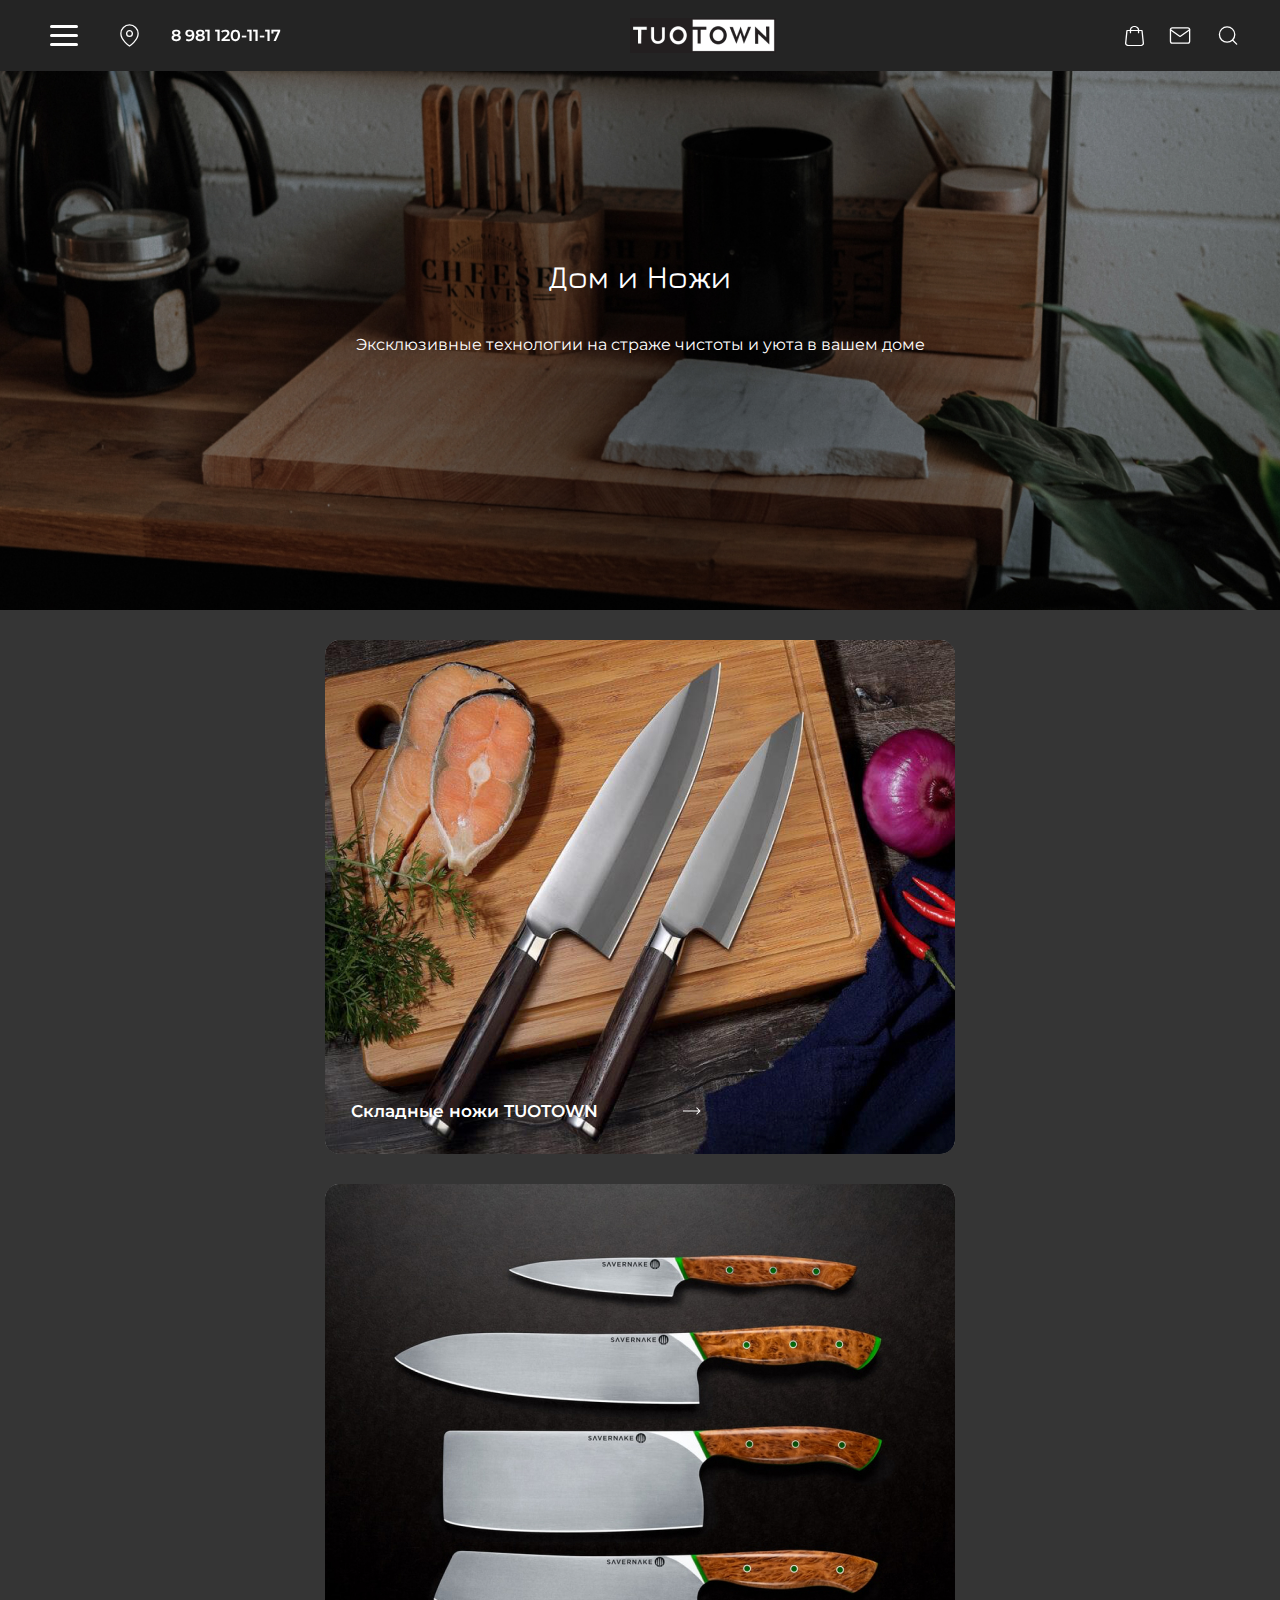
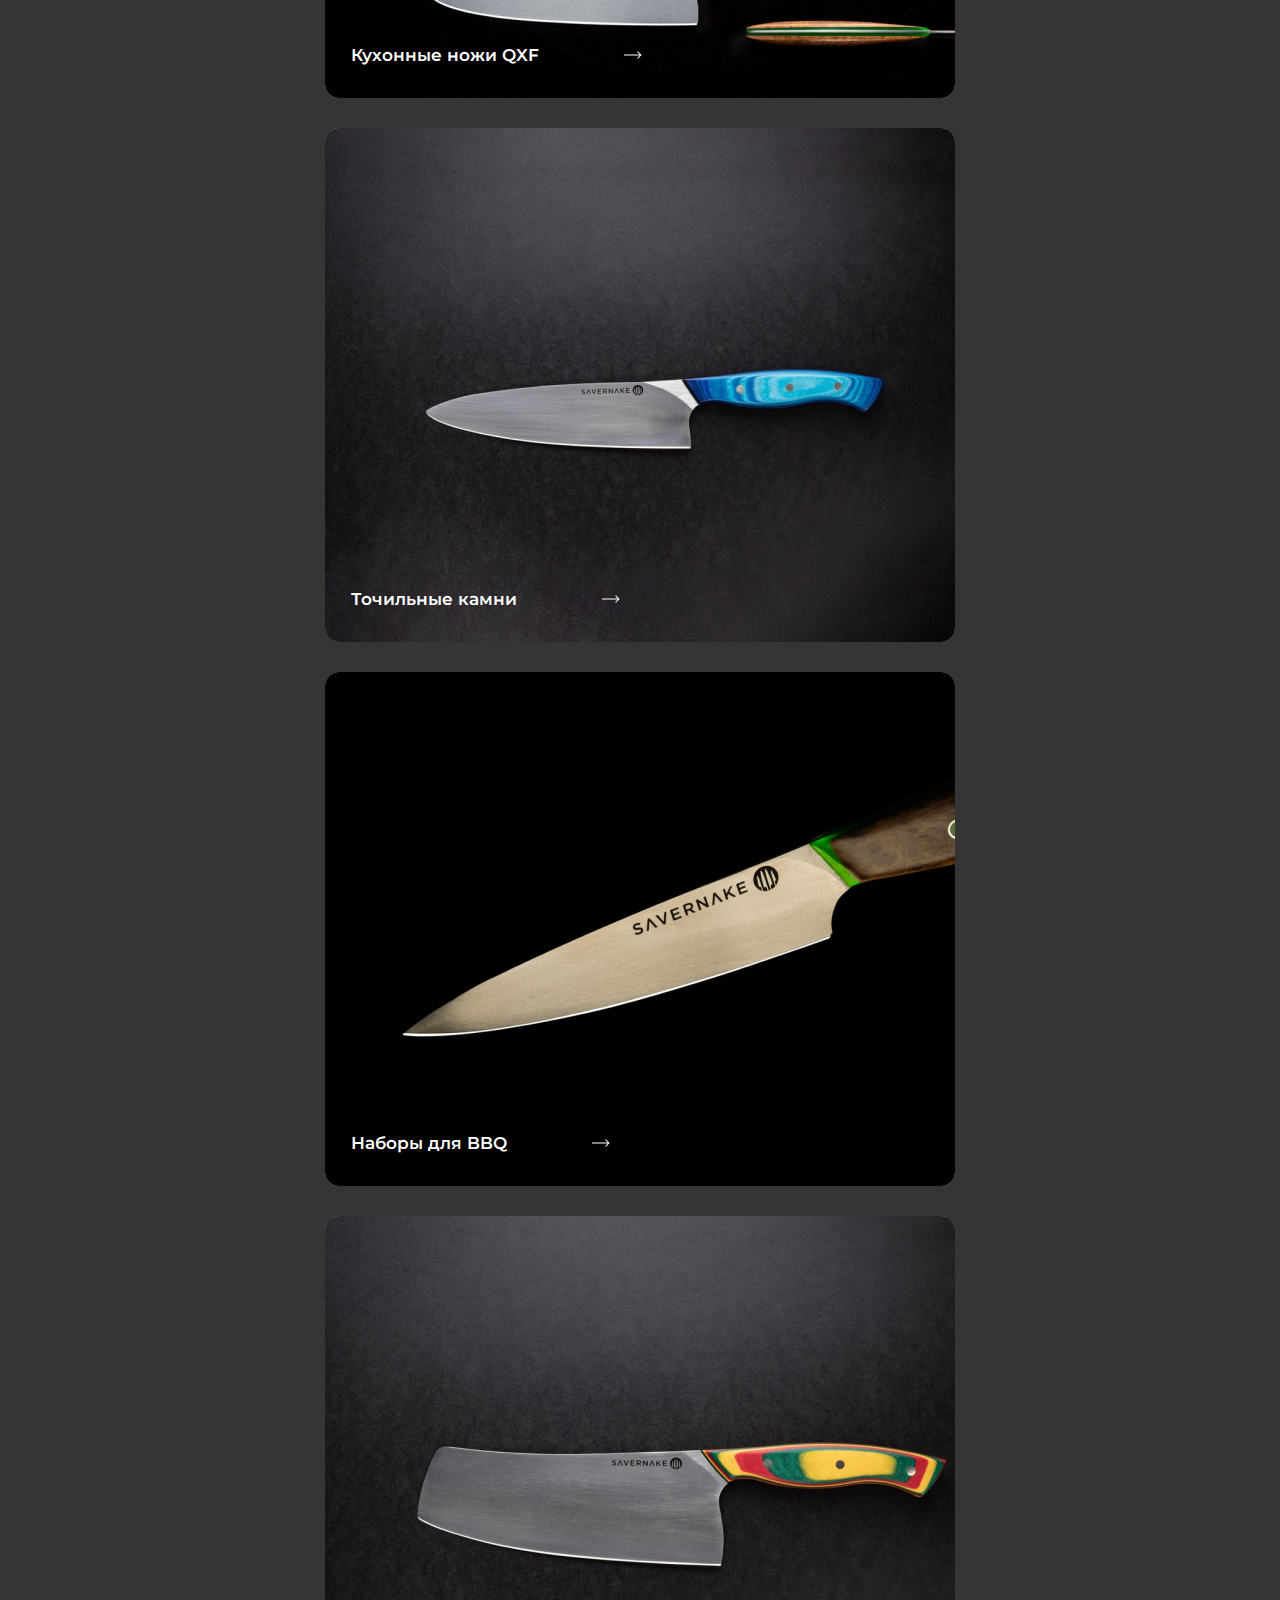
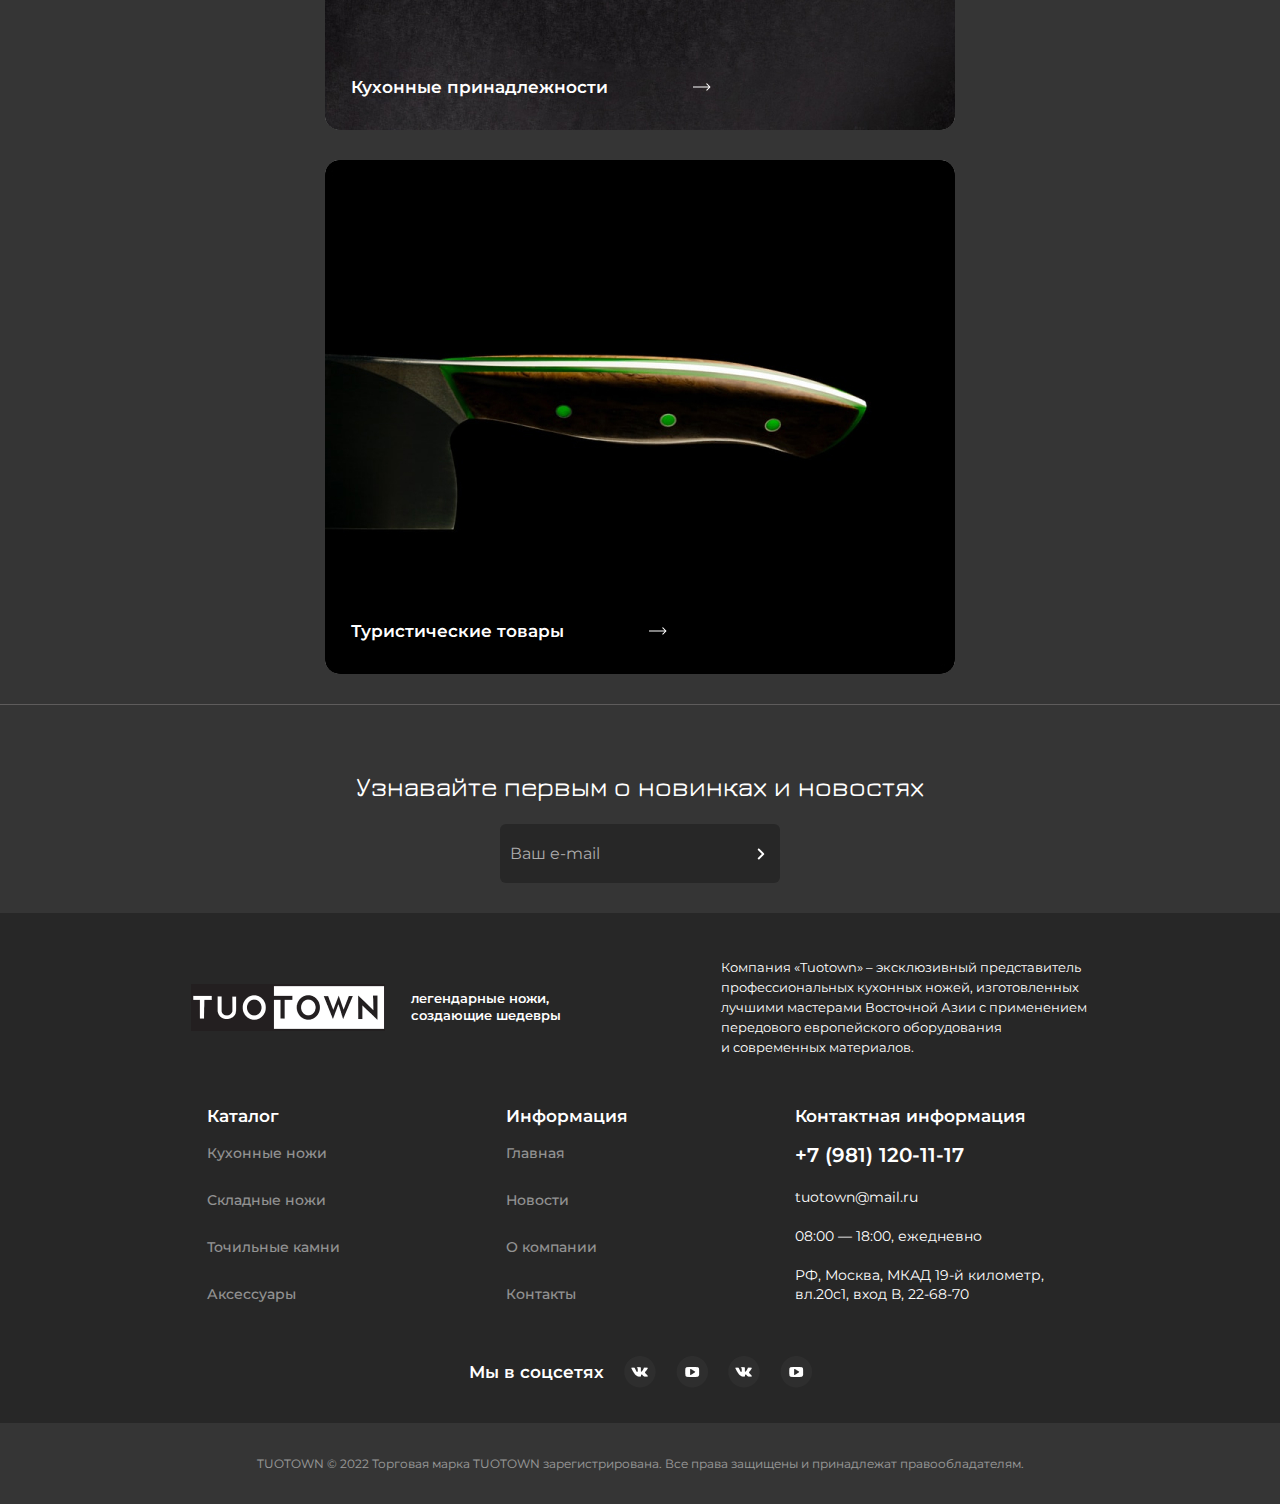
<file: catalog.html>
<!DOCTYPE html>
<html lang="ru">
    <head>
        <meta charset="UTF-8">
        <meta http-equiv="X-UA-Compatible" content="IE=edge">
        <meta name="viewport" content="width=device-width, initial-scale=1.0">
        <title>TuoTown</title>
        <link rel="icon" type="image/x-icon" href="images/favicon.ico">
        <link rel="preconnect" href="https://fonts.googleapis.com">
        <link rel="preconnect" href="https://fonts.gstatic.com" crossorigin>
        <link href="https://fonts.googleapis.com/css2?family=Montserrat:wght@400;500;600&display=swap" rel="stylesheet">
        <link href="https://fonts.googleapis.com/css2?family=Jura:wght@400;500;600&display=swap" rel="stylesheet">
        <link rel="stylesheet" href="css/style.css">
    </head>

    <body>
        <div class="wrapper">
        
            <header class="header">
                <div class="header__conteiner">

                    <div class="header__items">

                        <div class="header-menu__block">

                            <div class="navigatsiya">
                                <div class="mobile-menu">
                                    <span></span>
                                    <span></span>
                                    <span></span>
                                </div>

                                <nav class="header__menu">
                                    <ul class="menu__list">
                                        <li class="menu__item">
                                            <a class="menu__link" href="product.html">
                                                Кухонные ножи TUOTOWN
                                            </a>
                                        </li>
                                        <li class="menu__item">
                                            <a class="menu__link" href="catalog-k1.html">
                                                Складные ножи TUOTOWN
                                            </a>
                                        </li>
                                        <li class="menu__item">
                                            <a class="menu__link" href="catalog-k2.html">
                                                Кухонные ножи QXF
                                            </a>
                                        </li>
                                        <li class="menu__item"></li>
                                            <a class="menu__link" href="catalog-k3.html">
                                                Точильные камни
                                            </a> 
                                        </li>
                                        <li class="menu__item">
                                            <a class="menu__link" href="catalog-k4.html">
                                                Наборы для BBQ
                                            </a>
                                        </li>
                                        <li class="menu__item">
                                            <a class="menu__link" href="catalog-k5.html">
                                                Кухонные принадлежности
                                            </a>
                                        </li>
                                        <li class="menu__item">
                                            <a class="menu__link" href="catalog-k6.html">
                                                Туристические товары
                                            </a>
                                        </li>
                                        <li class="menu__item-small">
                                            <a class="menu__link" href="index.html#news">
                                                Новости
                                            </a>
                                        </li>
                                        <li class="menu__item-small">
                                            <a class="menu__link" href="index.html#about">
                                                О компании
                                            </a>
                                        </li>
                                        <li class="menu__item-small">
                                            <a class="menu__link" href="#contact">Контакты</a>
                                        </li>
                                        <li class="menu__item-small">
                                            <a class="menu__link" href="map.html">
                                                Как проехать
                                            </a>
                                        </li>
                                        <li class="menu__item-mobile">
                                            <a class="menu__link" href="service.html">
                                                Сервис
                                            </a>
                                        </li>
                                        <li class="menu__item-mobile">
                                            <a class="menu__link" href="#">Поиск</a>
                                        </li>
                                    </ul>
                                </nav> 
                            </div>

                            <div class="header-map">
                                <a href="map.html" class="header-map__link">
                                    <svg width="23" height="23" viewBox="0 0 23 23" fill="none" xmlns="http://www.w3.org/2000/svg">
                                        <path d="M20.125 9.58333C20.125 16.2917 11.5 22.0417 11.5 22.0417C11.5 22.0417 2.875 16.2917 2.875 9.58333C2.875 7.29584 3.7837 5.10203 5.4012 3.48453C7.0187 1.86703 9.21251 0.958328 11.5 0.958328C13.7875 0.958328 15.9813 1.86703 17.5988 3.48453C19.2163 5.10203 20.125 7.29584 20.125 9.58333Z" stroke="white" stroke-width="1.3" stroke-linecap="round" stroke-linejoin="round"/>
                                        <path d="M11.5 12.4583C13.0878 12.4583 14.375 11.1711 14.375 9.58333C14.375 7.99551 13.0878 6.70833 11.5 6.70833C9.91218 6.70833 8.625 7.99551 8.625 9.58333C8.625 11.1711 9.91218 12.4583 11.5 12.4583Z" stroke="white" stroke-width="1.3" stroke-linecap="round" stroke-linejoin="round"/>
                                    </svg>
                                </a>
                            </div>

                            <div class="header-call">
                                <a href="tel:+79811201117" class="header-call__link">8 981 120-11-17</a>

                                <a href="tel:+79811201117" class="header-call__mobile-link">
                                    <svg width="24" height="24" viewBox="0 0 24 24" fill="none" xmlns="http://www.w3.org/2000/svg">
                                    <path d="M21.9999 16.92V19.92C22.0011 20.1985 21.944 20.4741 21.8324 20.7293C21.7209 20.9845 21.5572 21.2136 21.352 21.4018C21.1468 21.5901 20.9045 21.7335 20.6407 21.8227C20.3769 21.9119 20.0973 21.945 19.8199 21.92C16.7428 21.5856 13.7869 20.5341 11.1899 18.85C8.77376 17.3146 6.72527 15.2661 5.18993 12.85C3.49991 10.2412 2.44818 7.27097 2.11993 4.17997C2.09494 3.90344 2.12781 3.62474 2.21643 3.3616C2.30506 3.09846 2.4475 2.85666 2.6347 2.6516C2.82189 2.44653 3.04974 2.28268 3.30372 2.1705C3.55771 2.05831 3.83227 2.00024 4.10993 1.99997H7.10993C7.59524 1.9952 8.06572 2.16705 8.43369 2.48351C8.80166 2.79996 9.04201 3.23942 9.10993 3.71997C9.23656 4.68004 9.47138 5.6227 9.80993 6.52997C9.94448 6.8879 9.9736 7.27689 9.89384 7.65086C9.81408 8.02482 9.6288 8.36809 9.35993 8.63998L8.08993 9.90997C9.51349 12.4135 11.5864 14.4864 14.0899 15.91L15.3599 14.64C15.6318 14.3711 15.9751 14.1858 16.3491 14.1061C16.723 14.0263 17.112 14.0554 17.4699 14.19C18.3772 14.5285 19.3199 14.7634 20.2799 14.89C20.7657 14.9585 21.2093 15.2032 21.5265 15.5775C21.8436 15.9518 22.0121 16.4296 21.9999 16.92Z" stroke="white" stroke-linecap="round" stroke-linejoin="round"/>
                                    </svg>
                                </a>
                            </div>

                            <div class="header-basket__mobile">
                                <a href="basket.html" class="header-basket__mobile-link">
                                    <svg width="19" height="20" viewBox="0 0 19 20" fill="none" xmlns="http://www.w3.org/2000/svg">
                                    <path d="M9.96812 0C10.3023 0.0664498 10.6486 0.112453 10.9767 0.204461C12.8663 0.751393 14.0632 2.0855 14.1908 3.76719C14.1908 3.79786 14.203 3.82853 14.2091 3.88987C14.2941 3.88987 14.3792 3.88987 14.4582 3.88987C15.2602 3.88987 16.0683 3.88987 16.8703 3.88987C17.3685 3.88987 17.6116 4.07388 17.6602 4.48792C17.8242 6.02137 17.9822 7.55994 18.1402 9.09339C18.3346 10.9182 18.529 12.7481 18.7234 14.5729C18.8206 15.4675 18.9482 16.362 18.9968 17.2565C19.0455 18.1766 18.529 18.882 17.6602 19.4084C16.9736 19.8225 16.1898 19.9912 15.3453 19.9912C12.3073 19.986 9.26332 19.9912 6.22539 19.9912C5.27148 19.9912 4.32364 20.0167 3.36973 19.9809C2.16671 19.94 1.17634 19.5209 0.47762 18.6724C-0.00237289 18.0897 -0.0509798 17.4354 0.0340823 16.7505C0.210282 15.3346 0.343951 13.9136 0.489772 12.4926C0.635593 11.0971 0.787489 9.70678 0.93331 8.31133C1.06698 7.07434 1.19457 5.83736 1.32217 4.60037C1.32824 4.54414 1.32824 4.4828 1.34039 4.42658C1.40115 4.06877 1.63811 3.88987 2.07557 3.88476C2.88974 3.87964 3.69783 3.88476 4.51199 3.88476C4.60313 3.88476 4.69427 3.88476 4.79148 3.88476C4.82794 3.27648 4.96768 2.71422 5.2897 2.19284C6.05526 0.981412 7.24005 0.265799 8.84408 0.0408922C8.91092 0.0306691 8.97775 0.0153346 9.04459 0C9.34838 0 9.65825 0 9.96812 0ZM4.80971 5.00929C4.06238 5.00929 3.34543 5.00929 2.61632 5.00929C2.61025 5.05018 2.5981 5.08085 2.5981 5.11663C2.41582 6.86477 2.22747 8.61802 2.04519 10.3662C1.80823 12.6459 1.57128 14.9308 1.32824 17.2105C1.28571 17.6296 1.44976 17.9772 1.77785 18.2788C2.28823 18.7388 2.94442 18.8973 3.66745 18.8973C7.556 18.9024 11.4506 18.9024 15.3392 18.8973C15.7766 18.8973 16.1959 18.836 16.5969 18.6724C17.2348 18.4117 17.7938 17.8545 17.6845 17.1389C17.6176 16.7096 17.5872 16.27 17.5447 15.8355C17.3867 14.302 17.2227 12.7635 17.0647 11.23C16.8824 9.50232 16.7002 7.76951 16.5179 6.04182C16.4814 5.69935 16.4389 5.35687 16.4025 5.01951C15.6612 5.01951 14.9382 5.01951 14.203 5.01951C14.203 5.09107 14.203 5.15241 14.203 5.20864C14.203 5.70446 14.2091 6.20027 14.1969 6.69098C14.1908 7.00278 13.8992 7.2328 13.5407 7.22769C13.1944 7.22258 12.9149 6.99767 12.8967 6.69609C12.8906 6.59386 12.8967 6.48652 12.8967 6.38429C12.8967 5.92936 12.8967 5.47444 12.8967 5.01951C10.6243 5.01951 8.38232 5.01951 6.1221 5.01951C6.1221 5.07063 6.1221 5.11152 6.1221 5.1473C6.1221 5.65334 6.12817 6.16449 6.1221 6.67053C6.11602 6.99767 5.83046 7.2328 5.4659 7.22769C5.10743 7.22769 4.83401 6.99256 4.82186 6.68076C4.81579 6.58364 4.82186 6.48652 4.82186 6.3894C4.80971 5.92936 4.80971 5.47444 4.80971 5.00929ZM12.8906 3.87964C12.8055 2.81134 12.2526 1.99349 11.159 1.47723C9.97419 0.920074 8.77725 0.960966 7.64106 1.58457C6.675 2.11617 6.18285 2.89823 6.1221 3.87964C8.38839 3.87964 10.6304 3.87964 12.8906 3.87964Z" fill="white"/>
                                    </svg>
                                </a>
                            </div>
                        </div>

                        <div class="header__logo">
                            <a href="index.html" target="_blank">
                                <img src="images/header-logo.png" alt="#">
                            </a>
                        </div> 

                        <div class="header-elements__block">

                            <div class="header-basket">
                                <a href="basket.html" class="header-basket__link">
                                    <svg width="19" height="20" viewBox="0 0 19 20" fill="none" xmlns="http://www.w3.org/2000/svg">
                                    <path d="M9.96812 0C10.3023 0.0664498 10.6486 0.112453 10.9767 0.204461C12.8663 0.751393 14.0632 2.0855 14.1908 3.76719C14.1908 3.79786 14.203 3.82853 14.2091 3.88987C14.2941 3.88987 14.3792 3.88987 14.4582 3.88987C15.2602 3.88987 16.0683 3.88987 16.8703 3.88987C17.3685 3.88987 17.6116 4.07388 17.6602 4.48792C17.8242 6.02137 17.9822 7.55994 18.1402 9.09339C18.3346 10.9182 18.529 12.7481 18.7234 14.5729C18.8206 15.4675 18.9482 16.362 18.9968 17.2565C19.0455 18.1766 18.529 18.882 17.6602 19.4084C16.9736 19.8225 16.1898 19.9912 15.3453 19.9912C12.3073 19.986 9.26332 19.9912 6.22539 19.9912C5.27148 19.9912 4.32364 20.0167 3.36973 19.9809C2.16671 19.94 1.17634 19.5209 0.47762 18.6724C-0.00237289 18.0897 -0.0509798 17.4354 0.0340823 16.7505C0.210282 15.3346 0.343951 13.9136 0.489772 12.4926C0.635593 11.0971 0.787489 9.70678 0.93331 8.31133C1.06698 7.07434 1.19457 5.83736 1.32217 4.60037C1.32824 4.54414 1.32824 4.4828 1.34039 4.42658C1.40115 4.06877 1.63811 3.88987 2.07557 3.88476C2.88974 3.87964 3.69783 3.88476 4.51199 3.88476C4.60313 3.88476 4.69427 3.88476 4.79148 3.88476C4.82794 3.27648 4.96768 2.71422 5.2897 2.19284C6.05526 0.981412 7.24005 0.265799 8.84408 0.0408922C8.91092 0.0306691 8.97775 0.0153346 9.04459 0C9.34838 0 9.65825 0 9.96812 0ZM4.80971 5.00929C4.06238 5.00929 3.34543 5.00929 2.61632 5.00929C2.61025 5.05018 2.5981 5.08085 2.5981 5.11663C2.41582 6.86477 2.22747 8.61802 2.04519 10.3662C1.80823 12.6459 1.57128 14.9308 1.32824 17.2105C1.28571 17.6296 1.44976 17.9772 1.77785 18.2788C2.28823 18.7388 2.94442 18.8973 3.66745 18.8973C7.556 18.9024 11.4506 18.9024 15.3392 18.8973C15.7766 18.8973 16.1959 18.836 16.5969 18.6724C17.2348 18.4117 17.7938 17.8545 17.6845 17.1389C17.6176 16.7096 17.5872 16.27 17.5447 15.8355C17.3867 14.302 17.2227 12.7635 17.0647 11.23C16.8824 9.50232 16.7002 7.76951 16.5179 6.04182C16.4814 5.69935 16.4389 5.35687 16.4025 5.01951C15.6612 5.01951 14.9382 5.01951 14.203 5.01951C14.203 5.09107 14.203 5.15241 14.203 5.20864C14.203 5.70446 14.2091 6.20027 14.1969 6.69098C14.1908 7.00278 13.8992 7.2328 13.5407 7.22769C13.1944 7.22258 12.9149 6.99767 12.8967 6.69609C12.8906 6.59386 12.8967 6.48652 12.8967 6.38429C12.8967 5.92936 12.8967 5.47444 12.8967 5.01951C10.6243 5.01951 8.38232 5.01951 6.1221 5.01951C6.1221 5.07063 6.1221 5.11152 6.1221 5.1473C6.1221 5.65334 6.12817 6.16449 6.1221 6.67053C6.11602 6.99767 5.83046 7.2328 5.4659 7.22769C5.10743 7.22769 4.83401 6.99256 4.82186 6.68076C4.81579 6.58364 4.82186 6.48652 4.82186 6.3894C4.80971 5.92936 4.80971 5.47444 4.80971 5.00929ZM12.8906 3.87964C12.8055 2.81134 12.2526 1.99349 11.159 1.47723C9.97419 0.920074 8.77725 0.960966 7.64106 1.58457C6.675 2.11617 6.18285 2.89823 6.1221 3.87964C8.38839 3.87964 10.6304 3.87964 12.8906 3.87964Z" fill="white"/>
                                    </svg>
                                </a>
                            </div>

                            <div class="header-service">
                                <a href="service.html" class="header-service__link">
                                    <svg width="24" height="23" viewBox="0 0 24 23" fill="none" xmlns="http://www.w3.org/2000/svg">
                                        <path d="M4.38175 3.83333H19.7151C20.7693 3.83333 21.6318 4.69583 21.6318 5.74999V17.25C21.6318 18.3042 20.7693 19.1667 19.7151 19.1667H4.38175C3.32759 19.1667 2.46509 18.3042 2.46509 17.25V5.74999C2.46509 4.69583 3.32759 3.83333 4.38175 3.83333Z" stroke="white" stroke-width="1.3" stroke-linecap="round" stroke-linejoin="round"/>
                                        <path d="M21.6318 5.75L12.0484 12.4583L2.46509 5.75" stroke="white" stroke-width="1.3" stroke-linecap="round" stroke-linejoin="round"/>
                                    </svg> 
                                </a>
                            </div>

                            <div class="header-search">
                                <a href="#" class="header-search__link">
                                    <svg width="24" height="23" viewBox="0 0 24 23" fill="none" xmlns="http://www.w3.org/2000/svg">
                                        <path d="M11.09 18.2083C15.3242 18.2083 18.7567 14.7759 18.7567 10.5417C18.7567 6.30748 15.3242 2.875 11.09 2.875C6.85582 2.875 3.42334 6.30748 3.42334 10.5417C3.42334 14.7759 6.85582 18.2083 11.09 18.2083Z" stroke="white" stroke-width="1.3" stroke-linecap="round" stroke-linejoin="round"/>
                                        <path d="M20.6734 20.125L16.5046 15.9563" stroke="white" stroke-width="1.3" stroke-linecap="round" stroke-linejoin="round"/>
                                    </svg>
                                </a>
                            </div>
                        </div>
                    </div> 

                </div>
            </header>

            <main class="main">

                <div class="catalog-block">
                    <div class="catalog-block__conteiner">

                        <div class="catalog-block__title">
                            <h2>
                                Дом и Ножи
                            </h2>
                        </div>

                        <div class="catalog-block__text">
                            <p>
                                Эксклюзивные технологии на страже чистоты и уюта в вашем доме
                            </p>
                        </div>

                    </div>
                </div>

                <div class="catalog-block__gallery">
                    <div class="catalog-block__gallery-conteiner">

                        <div class="catalog-gallery__items">

                            <div class="tuotown-link__image">
                                <a href="catalog-k1.html">
                                    <img src="images/catalog-page-image-01.jpg" alt="#">
                                </a>
                                
                                <div class="tuotown-link__items">

                                    <p class="tuotown-link__text">
                                        <a href="catalog-k1.html">
                                            Складные ножи TUOTOWN
                                        </a> 
                                    </p> 

                                    <a href="catalog-k1.html" class="tuotown-link__arrow">
                                        <svg width="18" height="8" viewBox="0 0 18 8" fill="none" xmlns="http://www.w3.org/2000/svg">
                                            <path d="M17.3536 4.35355C17.5488 4.15829 17.5488 3.84171 17.3536 3.64645L14.1716 0.464466C13.9763 0.269204 13.6597 0.269204 13.4645 0.464466C13.2692 0.659728 13.2692 0.976311 13.4645 1.17157L16.2929 4L13.4645 6.82843C13.2692 7.02369 13.2692 7.34027 13.4645 7.53553C13.6597 7.7308 13.9763 7.7308 14.1716 7.53553L17.3536 4.35355ZM-1.04975e-09 4.5L17 4.5L17 3.5L1.04975e-09 3.5L-1.04975e-09 4.5Z" fill="white"/>
                                        </svg>
                                    </a>
                                </div>
                            </div>

                            <div class="tuotown-link__image">
                                <a href="catalog-k2.html#">
                                    <img src="images/catalog-page-image-02.jpg" alt="#">
                                </a>
                                
                                <div class="tuotown-link__items">

                                    <p class="tuotown-link__text">
                                        <a href="catalog-k2.html">
                                            Кухонные ножи QXF
                                        </a> 
                                    </p> 

                                    <a href="catalog-k2.html" class="tuotown-link__arrow">
                                        <svg width="18" height="8" viewBox="0 0 18 8" fill="none" xmlns="http://www.w3.org/2000/svg">
                                            <path d="M17.3536 4.35355C17.5488 4.15829 17.5488 3.84171 17.3536 3.64645L14.1716 0.464466C13.9763 0.269204 13.6597 0.269204 13.4645 0.464466C13.2692 0.659728 13.2692 0.976311 13.4645 1.17157L16.2929 4L13.4645 6.82843C13.2692 7.02369 13.2692 7.34027 13.4645 7.53553C13.6597 7.7308 13.9763 7.7308 14.1716 7.53553L17.3536 4.35355ZM-1.04975e-09 4.5L17 4.5L17 3.5L1.04975e-09 3.5L-1.04975e-09 4.5Z" fill="white"/>
                                        </svg>
                                    </a>
                                </div>
                            </div>

                            <div class="tuotown-link__image">
                                <a href="catalog-k3.html">
                                    <img src="images/catalog-page-image-03.jpg" alt="#">
                                </a>
                                
                                <div class="tuotown-link__items">

                                    <p class="tuotown-link__text">
                                        <a href="catalog-k3.html">
                                            Точильные камни
                                        </a> 
                                    </p> 

                                    <a href="catalog-k3.html" class="tuotown-link__arrow">
                                        <svg width="18" height="8" viewBox="0 0 18 8" fill="none" xmlns="http://www.w3.org/2000/svg">
                                            <path d="M17.3536 4.35355C17.5488 4.15829 17.5488 3.84171 17.3536 3.64645L14.1716 0.464466C13.9763 0.269204 13.6597 0.269204 13.4645 0.464466C13.2692 0.659728 13.2692 0.976311 13.4645 1.17157L16.2929 4L13.4645 6.82843C13.2692 7.02369 13.2692 7.34027 13.4645 7.53553C13.6597 7.7308 13.9763 7.7308 14.1716 7.53553L17.3536 4.35355ZM-1.04975e-09 4.5L17 4.5L17 3.5L1.04975e-09 3.5L-1.04975e-09 4.5Z" fill="white"/>
                                        </svg>
                                    </a>
                                </div>
                            </div>

                            <div class="tuotown-link__image">
                                <a href="catalog-k4.html">
                                    <img src="images/catalog-page-image-04.jpg" alt="#">
                                </a>
                                
                                <div class="tuotown-link__items">

                                    <p class="tuotown-link__text">
                                        <a href="catalog-k4.html">
                                            Наборы для BBQ
                                        </a> 
                                    </p> 

                                    <a href="catalog-k4.html" class="tuotown-link__arrow">
                                        <svg width="18" height="8" viewBox="0 0 18 8" fill="none" xmlns="http://www.w3.org/2000/svg">
                                            <path d="M17.3536 4.35355C17.5488 4.15829 17.5488 3.84171 17.3536 3.64645L14.1716 0.464466C13.9763 0.269204 13.6597 0.269204 13.4645 0.464466C13.2692 0.659728 13.2692 0.976311 13.4645 1.17157L16.2929 4L13.4645 6.82843C13.2692 7.02369 13.2692 7.34027 13.4645 7.53553C13.6597 7.7308 13.9763 7.7308 14.1716 7.53553L17.3536 4.35355ZM-1.04975e-09 4.5L17 4.5L17 3.5L1.04975e-09 3.5L-1.04975e-09 4.5Z" fill="white"/>
                                        </svg>
                                    </a>
                                </div>
                            </div>

                            <div class="tuotown-link__image">
                                <a href="catalog-k5.html">
                                    <img src="images/catalog-page-image-05.jpg" alt="#">
                                </a>
                                
                                <div class="tuotown-link__items">

                                    <p class="tuotown-link__text">
                                        <a href="catalog-k5.html">
                                            Кухонные принадлежности
                                        </a> 
                                    </p> 

                                    <a href="catalog-k5.html" class="tuotown-link__arrow">
                                        <svg width="18" height="8" viewBox="0 0 18 8" fill="none" xmlns="http://www.w3.org/2000/svg">
                                            <path d="M17.3536 4.35355C17.5488 4.15829 17.5488 3.84171 17.3536 3.64645L14.1716 0.464466C13.9763 0.269204 13.6597 0.269204 13.4645 0.464466C13.2692 0.659728 13.2692 0.976311 13.4645 1.17157L16.2929 4L13.4645 6.82843C13.2692 7.02369 13.2692 7.34027 13.4645 7.53553C13.6597 7.7308 13.9763 7.7308 14.1716 7.53553L17.3536 4.35355ZM-1.04975e-09 4.5L17 4.5L17 3.5L1.04975e-09 3.5L-1.04975e-09 4.5Z" fill="white"/>
                                        </svg>
                                    </a>
                                </div>
                            </div>

                            <div class="tuotown-link__image">
                                <a href="catalog-k6.html">
                                    <img src="images/catalog-page-image-06.jpg" alt="#">
                                </a>
                                
                                <div class="tuotown-link__items">

                                    <p class="tuotown-link__text">
                                        <a href="catalog-k6.html">
                                            Туристические товары
                                        </a> 
                                    </p> 

                                    <a href="catalog-k6.html" class="tuotown-link__arrow">
                                        <svg width="18" height="8" viewBox="0 0 18 8" fill="none" xmlns="http://www.w3.org/2000/svg">
                                            <path d="M17.3536 4.35355C17.5488 4.15829 17.5488 3.84171 17.3536 3.64645L14.1716 0.464466C13.9763 0.269204 13.6597 0.269204 13.4645 0.464466C13.2692 0.659728 13.2692 0.976311 13.4645 1.17157L16.2929 4L13.4645 6.82843C13.2692 7.02369 13.2692 7.34027 13.4645 7.53553C13.6597 7.7308 13.9763 7.7308 14.1716 7.53553L17.3536 4.35355ZM-1.04975e-09 4.5L17 4.5L17 3.5L1.04975e-09 3.5L-1.04975e-09 4.5Z" fill="white"/>
                                        </svg>
                                    </a>
                                </div>
                            </div>
                        </div>

                    </div>
                </div>

                <div class="catalog-subscribe__block">
                    <div class="catalog-subscribe__block-conteiner">
    
                        <div class="new-subscribe__block-title">
                            <h3>
                                Узнавайте первым о новинках и новостях
                            </h3>
                        </div>
    
                        <form class="new-subscribe__block-form" action="#">
                            <input class="subscribe" type="email" placeholder="Ваш e-mail">
                            
                            <input class="new-subscribe__block-button" type="image" 
                            src="images/right-button-icon.png" alt="#" name="submit">
                        </form>
                    </div>        
                </div>    

            </main>

            <footer class="footer">
                <div class="footer__conteiner">

                    <div class="footer-logo__block">

                        <div class="footer-logo">
                            <img src="images/footer-logo.png" alt="#">

                            <p class="footer-logo__caption">
                                легендарные ножи,
                                создающие шедевры
                            </p>
                        </div>

                        <div class="footer-logo__text">
                            Компания «Tuotown» – эксклюзивный представитель
                            профессиональных кухонных ножей, изготовленных
                            лучшими мастерами Восточной Азии с применением
                            передового европейского оборудования
                            и современных материалов. 
                        </div>
                    </div>

                    <div class="footer__items">

                        <nav class="footer-catalog__menu">
                            <ul class="footer-catalog-menu__list">
                                <li class="footer-catalog-menu__item-title">
                                    Каталог
                                </li>
                                <li class="footer-catalog-menu__item">
                                    <a class="footer-catalog-menu__link" href="product.html">
                                        Кухонные ножи
                                    </a>
                                </li>
                                <li class="footer-catalog-menu__item">
                                    <a class="footer-catalog-menu__link" href="catalog-k1.html">
                                        Складные ножи 
                                    </a>
                                </li>
                                <li class="footer-catalog-menu__item">
                                    <a class="footer-catalog-menu__link" href="catalog-k3.html">
                                        Точильные камни
                                    </a> 
                                </li>
                                <li class="footer-catalog-menu__item">
                                    <a class="footer-catalog-menu__link" href="catalog-k5.html">
                                        Аксессуары
                                    </a>
                                </li>
                            </ul>
                        </nav> 
                            
                        <nav class="footer-info__menu">
                            <ul class="footer-info-menu__list">
                                <li class="footer-info-menu__item-title">
                                    Информация
                                </li>
                                <li class="footer-info-menu__item">
                                    <a class="footer-info-menu__link" href="index.html#main-page">
                                        Главная
                                    </a>
                                </li>
                                <li class="footer-info-menu__item">
                                    <a class="footer-info-menu__link" href="index.html#news">
                                        Новости
                                    </a>
                                </li>
                                <li class="footer-info-menu__item">
                                    <a class="footer-info-menu__link" href="index.html#about">
                                        О компании
                                    </a>
                                </li>
                                <li class="footer-info-menu__item">
                                    <a class="footer-info-menu__link" href="#contact">Контакты</a>
                                </li> 
                            </ul>
                        </nav> 

                        <div class="footer-contact" id="contact">
                            <div class="footer-contact__caption">
                                Контактная информация
                            </div>

                            <div class="footer-contact__phone">
                                <span>+7 (981) 120-11-17</span>
                                <span class="footer-contact__email">tuotown@mail.ru</span>
                            </div>

                            <div class="footer-contact__time">
                                08:00 — 18:00, ежедневно
                            </div>

                            <div class="footer-contact__address">
                                РФ, Москва, МКАД 19-й километр,
                                вл.20с1, вход В, 22-68-70 
                            </div>
                        </div>
                    </div>

                    <nav class="footer-social__menu">
                        <ul class="footer-social-menu__list">

                            <li class="footer-social-menu__item-title">
                                Мы в соцсетях
                            </li>
                            <li class="footer-social-menu__item">
                                <a class="footer-social-menu__link" href="https://vk.com" target="_blank">
                                    <img src="images/vk-icon.png" alt="#">
                                </a>
                            </li>
                            <li class="footer-social-menu__item">
                                <a class="footer-social-menu__link" href="https://www.youtube.com" target="_blank">
                                    <img src="images/youtube-icon.png" alt="#"> 
                                </a>
                            </li>
                            <li class="footer-social-menu__item">
                                <a class="footer-social-menu__link" href="https://vk.com" target="_blank">
                                    <img src="images/vk-icon.png" alt="#">
                                </a>
                            </li>
                            <li class="footer-social-menu__item">
                                <a class="footer-social-menu__link" href="https://www.youtube.com" target="_blank">
                                    <img src="images/youtube-icon.png" alt="#">
                                </a>
                            </li> 
                        </ul>
                    </nav> 

                </div>
                
            </footer>

            <div class="footer-copyright">
                <p class="footer-copyright__text">
                    TUOTOWN &copy; 2022 Торговая марка TUOTOWN зарегистрирована. Все права защищены и принадлежат правообладателям.
                </p>
            </div>

        </div>
        
        <script src="https://code.jquery.com/jquery-3.3.1.min.js"></script>
        <script src="js/script.main.js"></script>

    </body>

</html>
</file>
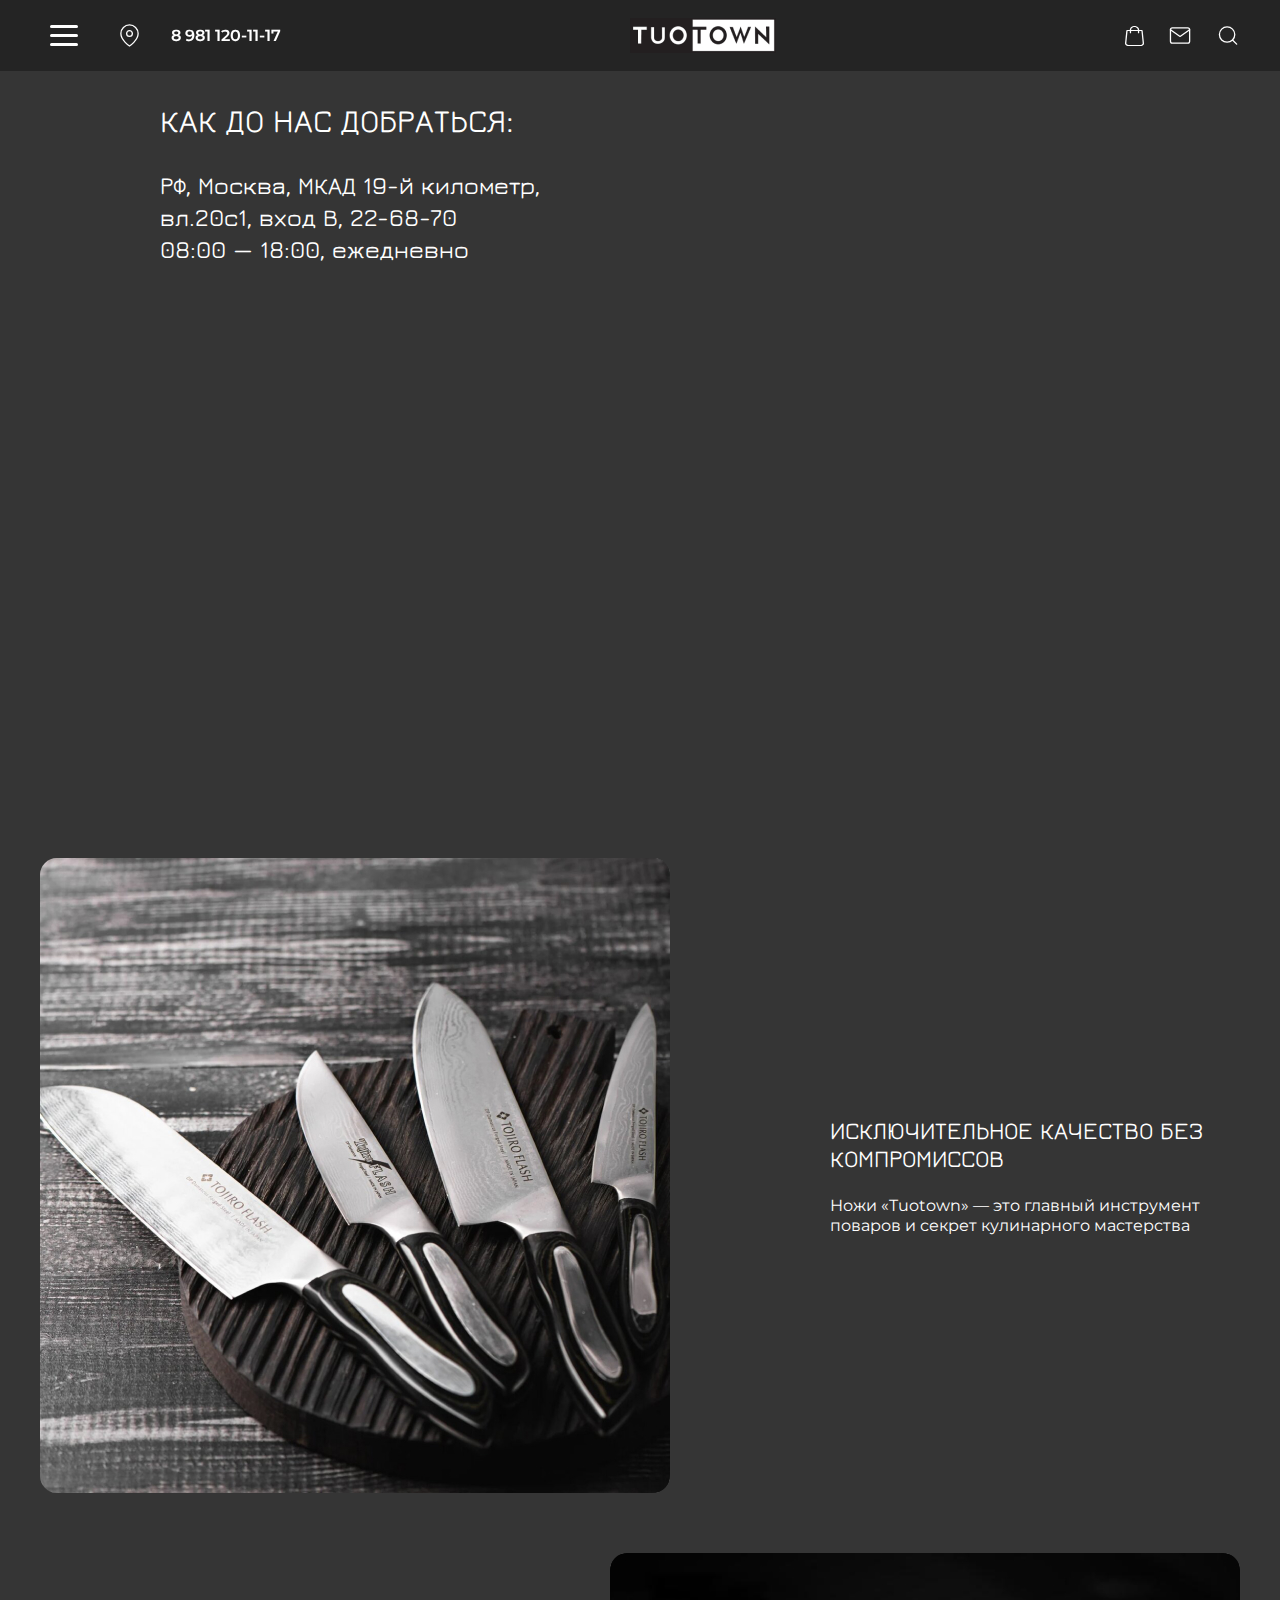
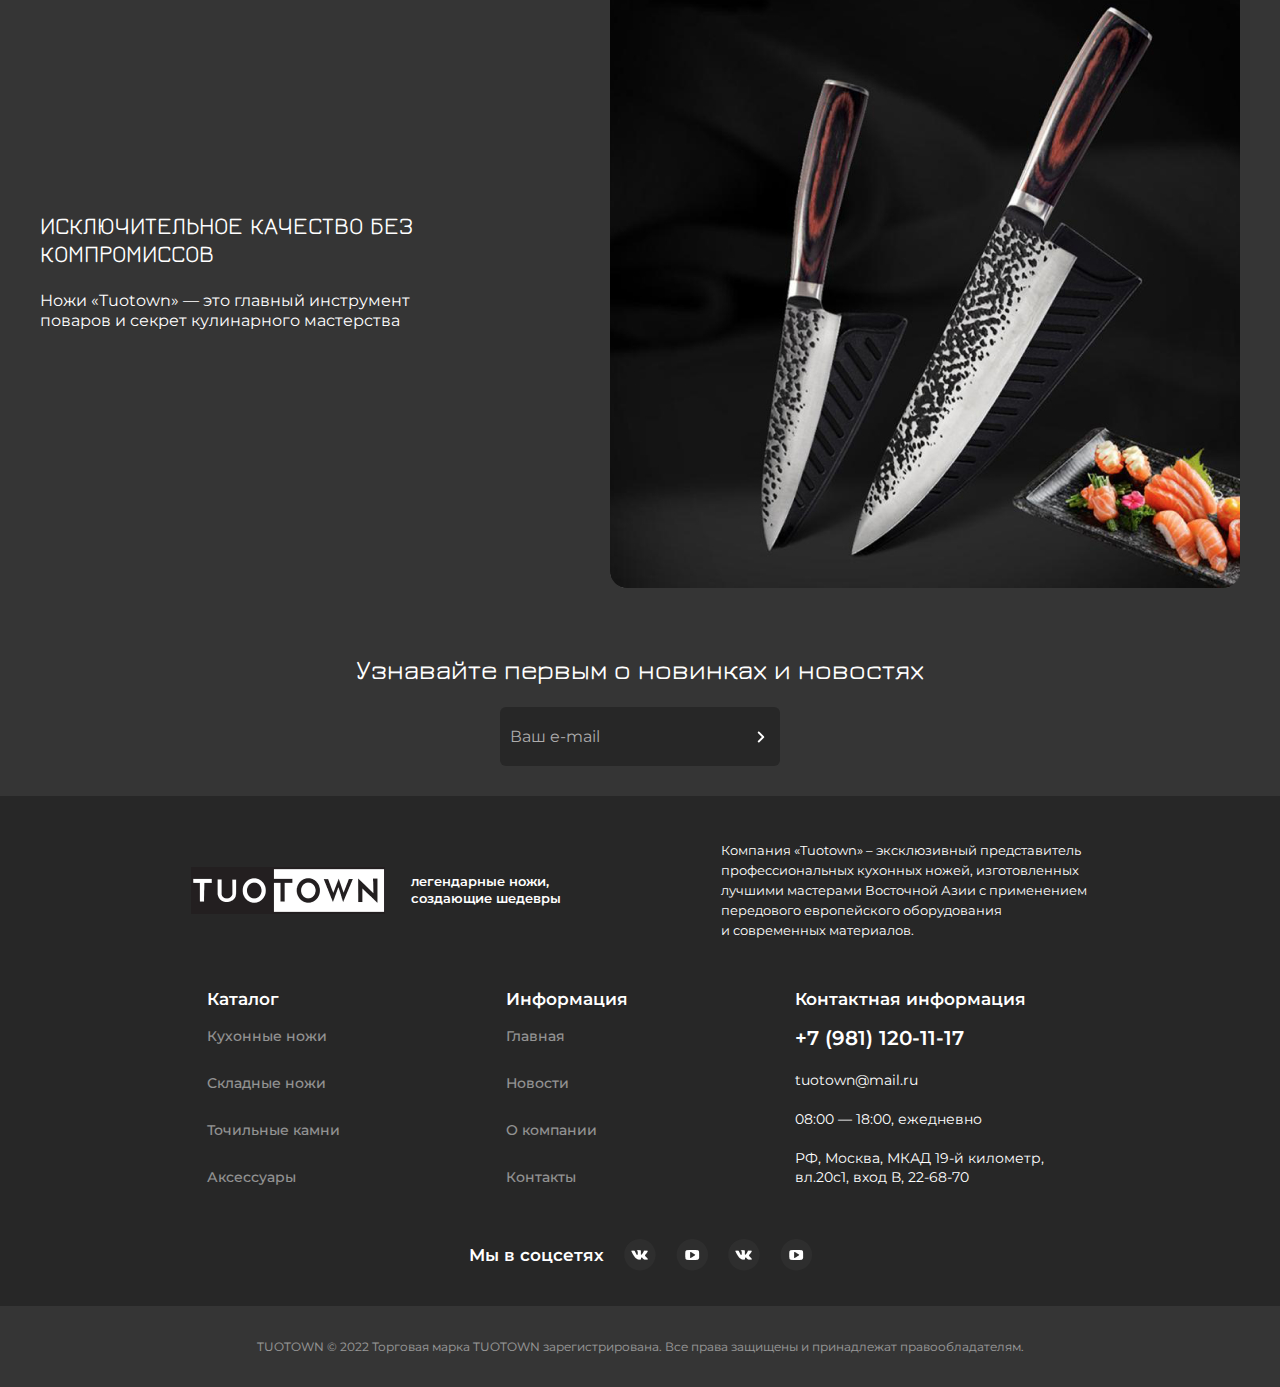
<file: map.html>
<!DOCTYPE html>
<html lang="ru">
    <head>
        <meta charset="UTF-8">
        <meta http-equiv="X-UA-Compatible" content="IE=edge">
        <meta name="viewport" content="width=device-width, initial-scale=1.0">
        <title>TuoTown</title>
        <link rel="icon" type="image/x-icon" href="images/favicon.ico">
        <link rel="preconnect" href="https://fonts.googleapis.com">
        <link rel="preconnect" href="https://fonts.gstatic.com" crossorigin>
        <link href="https://fonts.googleapis.com/css2?family=Montserrat:wght@400;500;600&display=swap" rel="stylesheet">
        <link href="https://fonts.googleapis.com/css2?family=Jura:wght@400;500;600&display=swap" rel="stylesheet">
        <link rel="stylesheet" href="css/style.css">
    </head>

    <body>
        <div class="wrapper">
        
            <header class="header" id="TUOTOWN">
                <div class="header__conteiner">

                    <div class="header__items">

                        <div class="header-menu__block">

                            <div class="navigatsiya">
                                <div class="mobile-menu">
                                    <span></span>
                                    <span></span>
                                    <span></span>
                                </div>

                                <nav class="header__menu">
                                    <ul class="menu__list">
                                        <li class="menu__item">
                                            <a class="menu__link" href="#TUOTOWN">Кухонные ножи TUOTOWN</a>
                                        </li>
                                        <li class="menu__item">
                                            <a class="menu__link" href="catalog-k1.html">
                                                Складные ножи TUOTOWN
                                            </a>
                                        </li>
                                        <li class="menu__item">
                                            <a class="menu__link" href="catalog-k2.html">
                                                Кухонные ножи QXF
                                            </a>
                                        </li>
                                        <li class="menu__item">
                                            <a class="menu__link" href="catalog-k3.html">
                                                Точильные камни
                                            </a> 
                                        </li>
                                        <li class="menu__item">
                                            <a class="menu__link" href="catalog-k4.html">
                                                Наборы для BBQ
                                            </a>
                                        </li>
                                        <li class="menu__item">
                                            <a class="menu__link" href="catalog-k5.html">
                                                Кухонные принадлежност</a>
                                        </li>
                                        <li class="menu__item">
                                            <a class="menu__link" href="catalog-k6.html">
                                                Туристические товары
                                            </a>
                                        </li>
                                        <li class="menu__item-small">
                                            <a class="menu__link" href="index.html#news">
                                                Новости
                                            </a>
                                        </li>
                                        <li class="menu__item-small">
                                            <a class="menu__link" href="index.html#about">
                                                О компании
                                            </a>
                                        </li>
                                        <li class="menu__item-small">
                                            <a class="menu__link" href="#contact">Контакты</a>
                                        </li>
                                        <li class="menu__item-small">
                                            <a class="menu__link" href="#map">Как проехать</a>
                                        </li>
                                        <li class="menu__item-mobile">
                                            <a class="menu__link" href="service.html">
                                                Сервис
                                            </a>
                                        </li>
                                        <li class="menu__item-mobile">
                                            <a class="menu__link" href="#">Поиск</a>
                                        </li>
                                    </ul>
                                </nav> 
                            </div>

                            <div class="header-map">
                                <a href="#map" class="header-map__link">
                                    <svg width="23" height="23" viewBox="0 0 23 23" fill="none" xmlns="http://www.w3.org/2000/svg">
                                        <path d="M20.125 9.58333C20.125 16.2917 11.5 22.0417 11.5 22.0417C11.5 22.0417 2.875 16.2917 2.875 9.58333C2.875 7.29584 3.7837 5.10203 5.4012 3.48453C7.0187 1.86703 9.21251 0.958328 11.5 0.958328C13.7875 0.958328 15.9813 1.86703 17.5988 3.48453C19.2163 5.10203 20.125 7.29584 20.125 9.58333Z" stroke="white" stroke-width="1.3" stroke-linecap="round" stroke-linejoin="round"/>
                                        <path d="M11.5 12.4583C13.0878 12.4583 14.375 11.1711 14.375 9.58333C14.375 7.99551 13.0878 6.70833 11.5 6.70833C9.91218 6.70833 8.625 7.99551 8.625 9.58333C8.625 11.1711 9.91218 12.4583 11.5 12.4583Z" stroke="white" stroke-width="1.3" stroke-linecap="round" stroke-linejoin="round"/>
                                    </svg>
                                </a>
                            </div>

                            <div class="header-call">
                                <a href="tel:+79811201117" class="header-call__link">8 981 120-11-17</a>

                                <a href="tel:+79811201117" class="header-call__mobile-link">
                                    <svg width="24" height="24" viewBox="0 0 24 24" fill="none" xmlns="http://www.w3.org/2000/svg">
                                    <path d="M21.9999 16.92V19.92C22.0011 20.1985 21.944 20.4741 21.8324 20.7293C21.7209 20.9845 21.5572 21.2136 21.352 21.4018C21.1468 21.5901 20.9045 21.7335 20.6407 21.8227C20.3769 21.9119 20.0973 21.945 19.8199 21.92C16.7428 21.5856 13.7869 20.5341 11.1899 18.85C8.77376 17.3146 6.72527 15.2661 5.18993 12.85C3.49991 10.2412 2.44818 7.27097 2.11993 4.17997C2.09494 3.90344 2.12781 3.62474 2.21643 3.3616C2.30506 3.09846 2.4475 2.85666 2.6347 2.6516C2.82189 2.44653 3.04974 2.28268 3.30372 2.1705C3.55771 2.05831 3.83227 2.00024 4.10993 1.99997H7.10993C7.59524 1.9952 8.06572 2.16705 8.43369 2.48351C8.80166 2.79996 9.04201 3.23942 9.10993 3.71997C9.23656 4.68004 9.47138 5.6227 9.80993 6.52997C9.94448 6.8879 9.9736 7.27689 9.89384 7.65086C9.81408 8.02482 9.6288 8.36809 9.35993 8.63998L8.08993 9.90997C9.51349 12.4135 11.5864 14.4864 14.0899 15.91L15.3599 14.64C15.6318 14.3711 15.9751 14.1858 16.3491 14.1061C16.723 14.0263 17.112 14.0554 17.4699 14.19C18.3772 14.5285 19.3199 14.7634 20.2799 14.89C20.7657 14.9585 21.2093 15.2032 21.5265 15.5775C21.8436 15.9518 22.0121 16.4296 21.9999 16.92Z" stroke="white" stroke-linecap="round" stroke-linejoin="round"/>
                                    </svg>
                                </a>
                            </div>

                            <div class="header-basket__mobile">
                                <a href="basket.html" class="header-basket__mobile-link">
                                    <svg width="19" height="20" viewBox="0 0 19 20" fill="none" xmlns="http://www.w3.org/2000/svg">
                                    <path d="M9.96812 0C10.3023 0.0664498 10.6486 0.112453 10.9767 0.204461C12.8663 0.751393 14.0632 2.0855 14.1908 3.76719C14.1908 3.79786 14.203 3.82853 14.2091 3.88987C14.2941 3.88987 14.3792 3.88987 14.4582 3.88987C15.2602 3.88987 16.0683 3.88987 16.8703 3.88987C17.3685 3.88987 17.6116 4.07388 17.6602 4.48792C17.8242 6.02137 17.9822 7.55994 18.1402 9.09339C18.3346 10.9182 18.529 12.7481 18.7234 14.5729C18.8206 15.4675 18.9482 16.362 18.9968 17.2565C19.0455 18.1766 18.529 18.882 17.6602 19.4084C16.9736 19.8225 16.1898 19.9912 15.3453 19.9912C12.3073 19.986 9.26332 19.9912 6.22539 19.9912C5.27148 19.9912 4.32364 20.0167 3.36973 19.9809C2.16671 19.94 1.17634 19.5209 0.47762 18.6724C-0.00237289 18.0897 -0.0509798 17.4354 0.0340823 16.7505C0.210282 15.3346 0.343951 13.9136 0.489772 12.4926C0.635593 11.0971 0.787489 9.70678 0.93331 8.31133C1.06698 7.07434 1.19457 5.83736 1.32217 4.60037C1.32824 4.54414 1.32824 4.4828 1.34039 4.42658C1.40115 4.06877 1.63811 3.88987 2.07557 3.88476C2.88974 3.87964 3.69783 3.88476 4.51199 3.88476C4.60313 3.88476 4.69427 3.88476 4.79148 3.88476C4.82794 3.27648 4.96768 2.71422 5.2897 2.19284C6.05526 0.981412 7.24005 0.265799 8.84408 0.0408922C8.91092 0.0306691 8.97775 0.0153346 9.04459 0C9.34838 0 9.65825 0 9.96812 0ZM4.80971 5.00929C4.06238 5.00929 3.34543 5.00929 2.61632 5.00929C2.61025 5.05018 2.5981 5.08085 2.5981 5.11663C2.41582 6.86477 2.22747 8.61802 2.04519 10.3662C1.80823 12.6459 1.57128 14.9308 1.32824 17.2105C1.28571 17.6296 1.44976 17.9772 1.77785 18.2788C2.28823 18.7388 2.94442 18.8973 3.66745 18.8973C7.556 18.9024 11.4506 18.9024 15.3392 18.8973C15.7766 18.8973 16.1959 18.836 16.5969 18.6724C17.2348 18.4117 17.7938 17.8545 17.6845 17.1389C17.6176 16.7096 17.5872 16.27 17.5447 15.8355C17.3867 14.302 17.2227 12.7635 17.0647 11.23C16.8824 9.50232 16.7002 7.76951 16.5179 6.04182C16.4814 5.69935 16.4389 5.35687 16.4025 5.01951C15.6612 5.01951 14.9382 5.01951 14.203 5.01951C14.203 5.09107 14.203 5.15241 14.203 5.20864C14.203 5.70446 14.2091 6.20027 14.1969 6.69098C14.1908 7.00278 13.8992 7.2328 13.5407 7.22769C13.1944 7.22258 12.9149 6.99767 12.8967 6.69609C12.8906 6.59386 12.8967 6.48652 12.8967 6.38429C12.8967 5.92936 12.8967 5.47444 12.8967 5.01951C10.6243 5.01951 8.38232 5.01951 6.1221 5.01951C6.1221 5.07063 6.1221 5.11152 6.1221 5.1473C6.1221 5.65334 6.12817 6.16449 6.1221 6.67053C6.11602 6.99767 5.83046 7.2328 5.4659 7.22769C5.10743 7.22769 4.83401 6.99256 4.82186 6.68076C4.81579 6.58364 4.82186 6.48652 4.82186 6.3894C4.80971 5.92936 4.80971 5.47444 4.80971 5.00929ZM12.8906 3.87964C12.8055 2.81134 12.2526 1.99349 11.159 1.47723C9.97419 0.920074 8.77725 0.960966 7.64106 1.58457C6.675 2.11617 6.18285 2.89823 6.1221 3.87964C8.38839 3.87964 10.6304 3.87964 12.8906 3.87964Z" fill="white"/>
                                    </svg>
                                </a>
                            </div>
                        </div>

                        <div class="header__logo">
                            <a href="index.html">
                                <img src="images/header-logo.png" alt="#">
                            </a>
                        </div> 

                        <div class="header-elements__block">

                            <div class="header-basket">
                                <a href="basket.html" class="header-basket__link">
                                    <svg width="19" height="20" viewBox="0 0 19 20" fill="none" xmlns="http://www.w3.org/2000/svg">
                                    <path d="M9.96812 0C10.3023 0.0664498 10.6486 0.112453 10.9767 0.204461C12.8663 0.751393 14.0632 2.0855 14.1908 3.76719C14.1908 3.79786 14.203 3.82853 14.2091 3.88987C14.2941 3.88987 14.3792 3.88987 14.4582 3.88987C15.2602 3.88987 16.0683 3.88987 16.8703 3.88987C17.3685 3.88987 17.6116 4.07388 17.6602 4.48792C17.8242 6.02137 17.9822 7.55994 18.1402 9.09339C18.3346 10.9182 18.529 12.7481 18.7234 14.5729C18.8206 15.4675 18.9482 16.362 18.9968 17.2565C19.0455 18.1766 18.529 18.882 17.6602 19.4084C16.9736 19.8225 16.1898 19.9912 15.3453 19.9912C12.3073 19.986 9.26332 19.9912 6.22539 19.9912C5.27148 19.9912 4.32364 20.0167 3.36973 19.9809C2.16671 19.94 1.17634 19.5209 0.47762 18.6724C-0.00237289 18.0897 -0.0509798 17.4354 0.0340823 16.7505C0.210282 15.3346 0.343951 13.9136 0.489772 12.4926C0.635593 11.0971 0.787489 9.70678 0.93331 8.31133C1.06698 7.07434 1.19457 5.83736 1.32217 4.60037C1.32824 4.54414 1.32824 4.4828 1.34039 4.42658C1.40115 4.06877 1.63811 3.88987 2.07557 3.88476C2.88974 3.87964 3.69783 3.88476 4.51199 3.88476C4.60313 3.88476 4.69427 3.88476 4.79148 3.88476C4.82794 3.27648 4.96768 2.71422 5.2897 2.19284C6.05526 0.981412 7.24005 0.265799 8.84408 0.0408922C8.91092 0.0306691 8.97775 0.0153346 9.04459 0C9.34838 0 9.65825 0 9.96812 0ZM4.80971 5.00929C4.06238 5.00929 3.34543 5.00929 2.61632 5.00929C2.61025 5.05018 2.5981 5.08085 2.5981 5.11663C2.41582 6.86477 2.22747 8.61802 2.04519 10.3662C1.80823 12.6459 1.57128 14.9308 1.32824 17.2105C1.28571 17.6296 1.44976 17.9772 1.77785 18.2788C2.28823 18.7388 2.94442 18.8973 3.66745 18.8973C7.556 18.9024 11.4506 18.9024 15.3392 18.8973C15.7766 18.8973 16.1959 18.836 16.5969 18.6724C17.2348 18.4117 17.7938 17.8545 17.6845 17.1389C17.6176 16.7096 17.5872 16.27 17.5447 15.8355C17.3867 14.302 17.2227 12.7635 17.0647 11.23C16.8824 9.50232 16.7002 7.76951 16.5179 6.04182C16.4814 5.69935 16.4389 5.35687 16.4025 5.01951C15.6612 5.01951 14.9382 5.01951 14.203 5.01951C14.203 5.09107 14.203 5.15241 14.203 5.20864C14.203 5.70446 14.2091 6.20027 14.1969 6.69098C14.1908 7.00278 13.8992 7.2328 13.5407 7.22769C13.1944 7.22258 12.9149 6.99767 12.8967 6.69609C12.8906 6.59386 12.8967 6.48652 12.8967 6.38429C12.8967 5.92936 12.8967 5.47444 12.8967 5.01951C10.6243 5.01951 8.38232 5.01951 6.1221 5.01951C6.1221 5.07063 6.1221 5.11152 6.1221 5.1473C6.1221 5.65334 6.12817 6.16449 6.1221 6.67053C6.11602 6.99767 5.83046 7.2328 5.4659 7.22769C5.10743 7.22769 4.83401 6.99256 4.82186 6.68076C4.81579 6.58364 4.82186 6.48652 4.82186 6.3894C4.80971 5.92936 4.80971 5.47444 4.80971 5.00929ZM12.8906 3.87964C12.8055 2.81134 12.2526 1.99349 11.159 1.47723C9.97419 0.920074 8.77725 0.960966 7.64106 1.58457C6.675 2.11617 6.18285 2.89823 6.1221 3.87964C8.38839 3.87964 10.6304 3.87964 12.8906 3.87964Z" fill="white"/>
                                    </svg>
                                </a>
                            </div>

                            <div class="header-service">
                                <a href="service.html" class="header-service__link">
                                    <svg width="24" height="23" viewBox="0 0 24 23" fill="none" xmlns="http://www.w3.org/2000/svg">
                                        <path d="M4.38175 3.83333H19.7151C20.7693 3.83333 21.6318 4.69583 21.6318 5.74999V17.25C21.6318 18.3042 20.7693 19.1667 19.7151 19.1667H4.38175C3.32759 19.1667 2.46509 18.3042 2.46509 17.25V5.74999C2.46509 4.69583 3.32759 3.83333 4.38175 3.83333Z" stroke="white" stroke-width="1.3" stroke-linecap="round" stroke-linejoin="round"/>
                                        <path d="M21.6318 5.75L12.0484 12.4583L2.46509 5.75" stroke="white" stroke-width="1.3" stroke-linecap="round" stroke-linejoin="round"/>
                                    </svg> 
                                </a>
                            </div>

                            <div class="header-search">
                                <a href="#" class="header-search__link">
                                    <svg width="24" height="23" viewBox="0 0 24 23" fill="none" xmlns="http://www.w3.org/2000/svg">
                                        <path d="M11.09 18.2083C15.3242 18.2083 18.7567 14.7759 18.7567 10.5417C18.7567 6.30748 15.3242 2.875 11.09 2.875C6.85582 2.875 3.42334 6.30748 3.42334 10.5417C3.42334 14.7759 6.85582 18.2083 11.09 18.2083Z" stroke="white" stroke-width="1.3" stroke-linecap="round" stroke-linejoin="round"/>
                                        <path d="M20.6734 20.125L16.5046 15.9563" stroke="white" stroke-width="1.3" stroke-linecap="round" stroke-linejoin="round"/>
                                    </svg>
                                </a>
                            </div>
                        </div>
                    </div> 

                </div>
            </header>

            <main class="main">

                <div class="map-block" id="map">
                    <div class="map-block__conteiner">

                        <div class="map-block__title">
                            <h4>
                                Как до нас добраться:
                            </h4>
                        </div>

                        <div class="map-block__contact">
                            <p>
                                РФ, Москва, МКАД 19-й километр,<br>
                                вл.20с1, вход В, 22-68-70<br>
                                08:00 — 18:00, ежедневно
                            </p>
                        </div>

                        <div class="map-window">
                            <iframe src="https://www.google.com/maps/embed?pb=!1m18!1m12!1m3!1d2252.909678186351!2d37.78084521607466!3d55.62098730961786!2m3!1f0!2f0!3f0!3m2!1i1024!2i768!4f13.1!3m3!1m2!1s0x414ab136fec698c3%3A0x12abb3b10a1525d8!2z0JzQmtCQ0JQgMTkg0LrQvCwg0LLQuy4gMjDRgTEsINCc0L7RgdC60LLQsCwgMTE1Njgy!5e0!3m2!1sru!2sru!4v1664122547224!5m2!1sru!2sru" width="960" height="500" style="border:0;" allowfullscreen="" loading="lazy" referrerpolicy="no-referrer-when-downgrade"></iframe>
                        </div>

                    </div>
                </div>

                <div class="showing-block">
                    <div class="showing-block__conteiner">

                        <div class="showing-block__items">

                            <div class="showing-block__image">
                                <img src="images/showing-image-01.jpg" alt="#">
                            </div>

                            <div class="showing-block__text">
                                <h3 class="showing-block__title">
                                    Исключительное качество
                                    без компромиссов  
                                </h3>

                                <p class="showing-block__caption">
                                    Ножи «Tuotown» — это главный инструмент
                                    поваров и секрет кулинарного мастерства 
                                </p>
                            </div>
                        </div>

                        <div class="showing-block__items">

                            <div class="showing-block__image">
                                <img src="images/showing-image-02.jpg" alt="#">
                            </div>

                            <div class="showing-block__text">
                                <h3 class="showing-block__title">
                                    Исключительное качество
                                    без компромиссов  
                                </h3>

                                <p class="showing-block__caption">
                                    Ножи «Tuotown» — это главный инструмент
                                    поваров и секрет кулинарного мастерства 
                                </p>
                            </div>
                        </div>

                    </div>
                </div>
                
                <div class="product-subscribe__block">
                    <div class="product-subscribe__block-conteiner">
    
                        <div class="new-subscribe__block-title">
                            <h3>
                                Узнавайте первым о новинках и новостях
                            </h3>
                        </div>
    
                        <form class="new-subscribe__block-form" action="#">
                            <input class="subscribe" type="email" placeholder="Ваш e-mail">
                            
                            <input class="new-subscribe__block-button" type="image" 
                            src="images/right-button-icon.png" alt="#" name="submit">
                        </form>
                    </div>        
                </div>    

            </main>

            <footer class="footer">
                <div class="footer__conteiner">

                    <div class="footer-logo__block">

                        <div class="footer-logo">
                            <img src="images/footer-logo.png" alt="#">

                            <p class="footer-logo__caption">
                                легендарные ножи,
                                создающие шедевры
                            </p>
                        </div>

                        <div class="footer-logo__text">
                            Компания «Tuotown» – эксклюзивный представитель
                            профессиональных кухонных ножей, изготовленных
                            лучшими мастерами Восточной Азии с применением
                            передового европейского оборудования
                            и современных материалов. 
                        </div>
                    </div>

                    <div class="footer__items">

                        <nav class="footer-catalog__menu">
                            <ul class="footer-catalog-menu__list">
                                <li class="footer-catalog-menu__item-title">
                                    Каталог
                                </li>
                                <li class="footer-catalog-menu__item">
                                    <a class="footer-catalog-menu__link" href="catalog-k2.html">
                                        Кухонные ножи
                                    </a>
                                </li>
                                <li class="footer-catalog-menu__item">
                                    <a class="footer-catalog-menu__link" href="catalog-k1.html">
                                        Складные ножи
                                    </a>
                                </li>
                                <li class="footer-catalog-menu__item">
                                    <a class="footer-catalog-menu__link" href="catalog-k3.html">
                                        Точильные камни
                                    </a> 
                                </li>
                                <li class="footer-catalog-menu__item">
                                    <a class="footer-catalog-menu__link" href="catalog-k5.html">
                                        Аксессуары
                                    </a>
                                </li>
                            </ul>
                        </nav> 
                            
                        <nav class="footer-info__menu">
                            <ul class="footer-info-menu__list">
                                <li class="footer-info-menu__item-title">
                                    Информация
                                </li>
                                <li class="footer-info-menu__item">
                                    <a class="footer-info-menu__link" href="index.html#main-page">
                                        Главная
                                    </a>
                                </li>
                                <li class="footer-info-menu__item">
                                    <a class="footer-info-menu__link" href="index.html#news">
                                        Новости
                                    </a>
                                </li>
                                <li class="footer-info-menu__item">
                                    <a class="footer-info-menu__link" href="index.html#about">
                                        О компании
                                    </a>
                                </li>
                                <li class="footer-info-menu__item">
                                    <a class="footer-info-menu__link" href="#contact">Контакты</a>
                                </li> 
                            </ul>
                        </nav> 

                        <div class="footer-contact" id="contact">
                            <div class="footer-contact__caption">
                                Контактная информация
                            </div>

                            <div class="footer-contact__phone">
                                <span>+7 (981) 120-11-17</span>
                                <span class="footer-contact__email">tuotown@mail.ru</span>
                            </div>

                            <div class="footer-contact__time">
                                08:00 — 18:00, ежедневно
                            </div>

                            <div class="footer-contact__address">
                                РФ, Москва, МКАД 19-й километр,
                                вл.20с1, вход В, 22-68-70 
                            </div>
                        </div>
                    </div>

                    <nav class="footer-social__menu">
                        <ul class="footer-social-menu__list">

                            <li class="footer-social-menu__item-title">
                                Мы в соцсетях
                            </li>
                            <li class="footer-social-menu__item">
                                <a class="footer-social-menu__link" href="https://vk.com" target="_blank">
                                    <img src="images/vk-icon.png" alt="#">
                                </a>
                            </li>
                            <li class="footer-social-menu__item">
                                <a class="footer-social-menu__link" href="https://www.youtube.com" target="_blank">
                                    <img src="images/youtube-icon.png" alt="#"> 
                                </a>
                            </li>
                            <li class="footer-social-menu__item">
                                <a class="footer-social-menu__link" href="https://vk.com" target="_blank">
                                    <img src="images/vk-icon.png" alt="#">
                                </a>
                            </li>
                            <li class="footer-social-menu__item">
                                <a class="footer-social-menu__link" href="https://www.youtube.com" target="_blank">
                                    <img src="images/youtube-icon.png" alt="#">
                                </a>
                            </li> 
                        </ul>
                    </nav> 

                </div>
                
            </footer>

            <div class="footer-copyright">
                <p class="footer-copyright__text">
                    TUOTOWN &copy; 2022 Торговая марка TUOTOWN зарегистрирована. Все права защищены и принадлежат правообладателям.
                </p>
            </div>

        </div>
        
        <script src="https://code.jquery.com/jquery-3.3.1.min.js"></script>
        <script src="js/script.main.js"></script>

    </body>

</html>
</file>
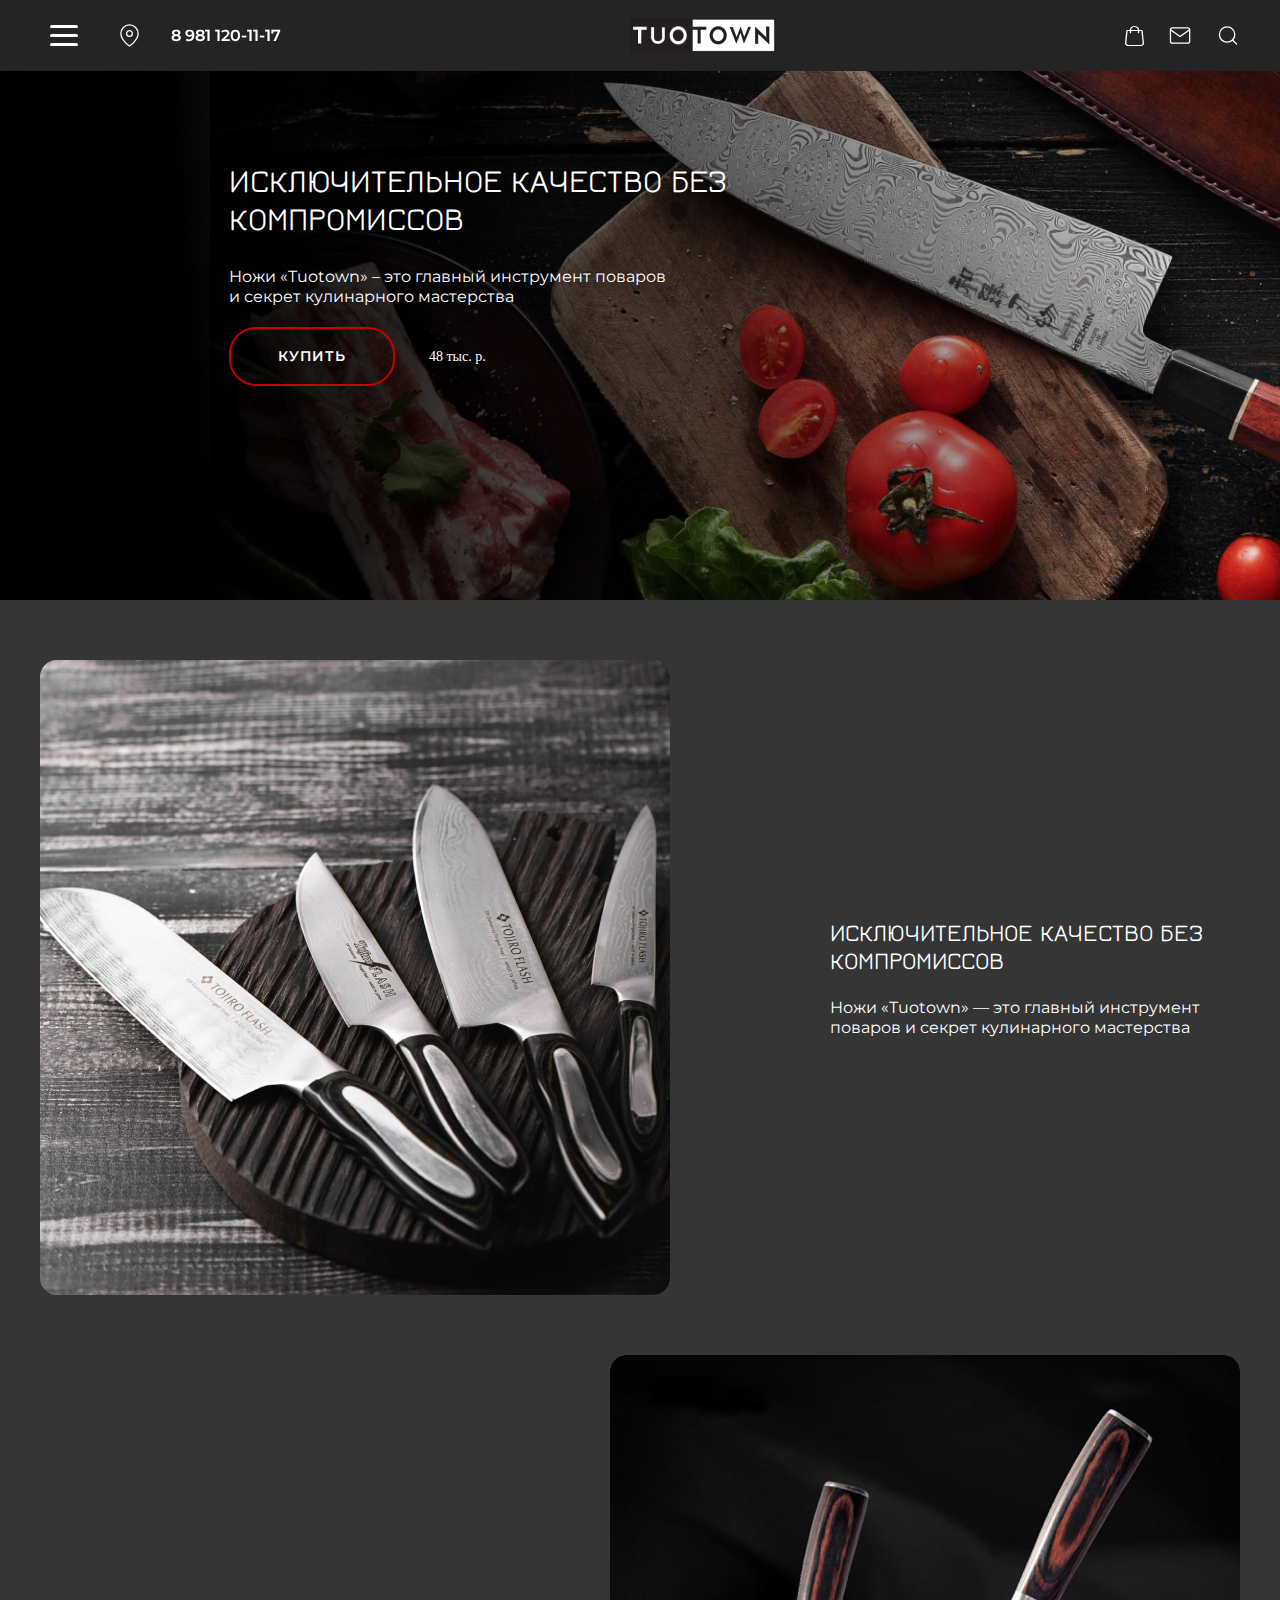
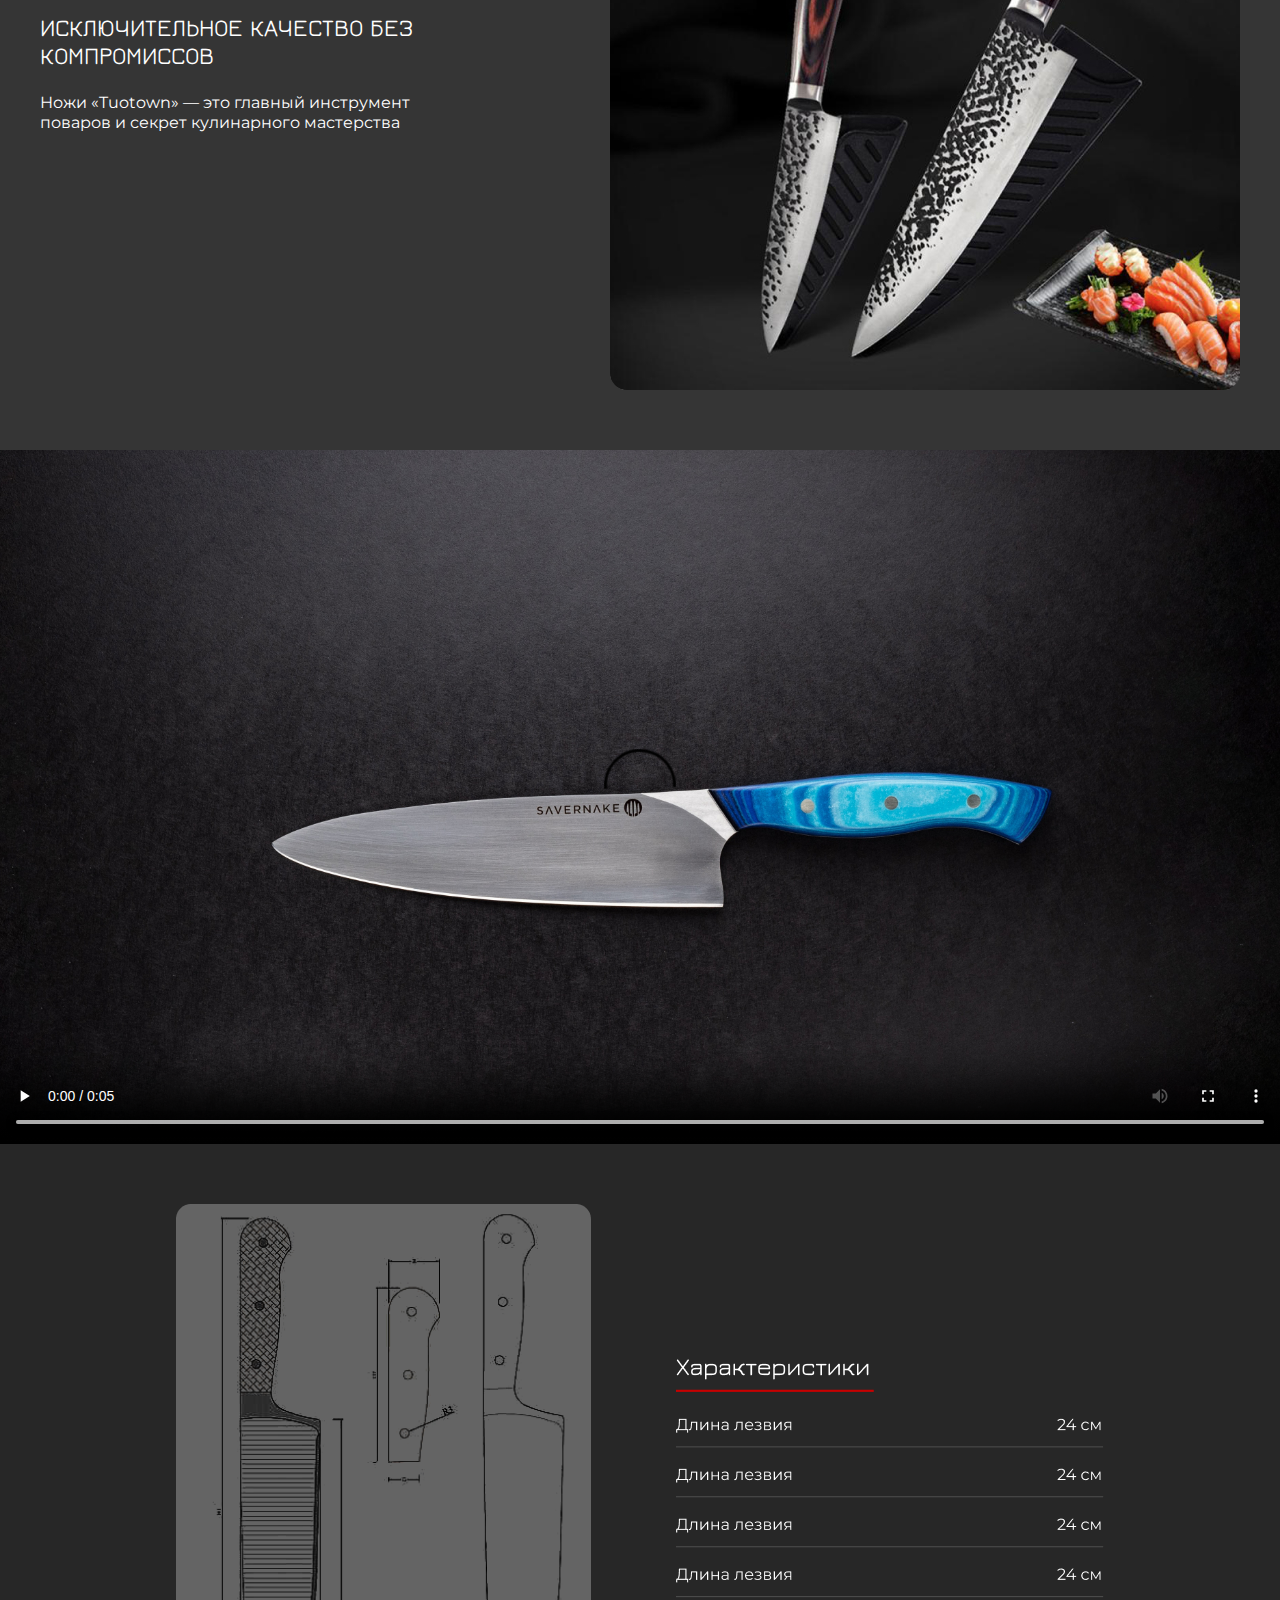
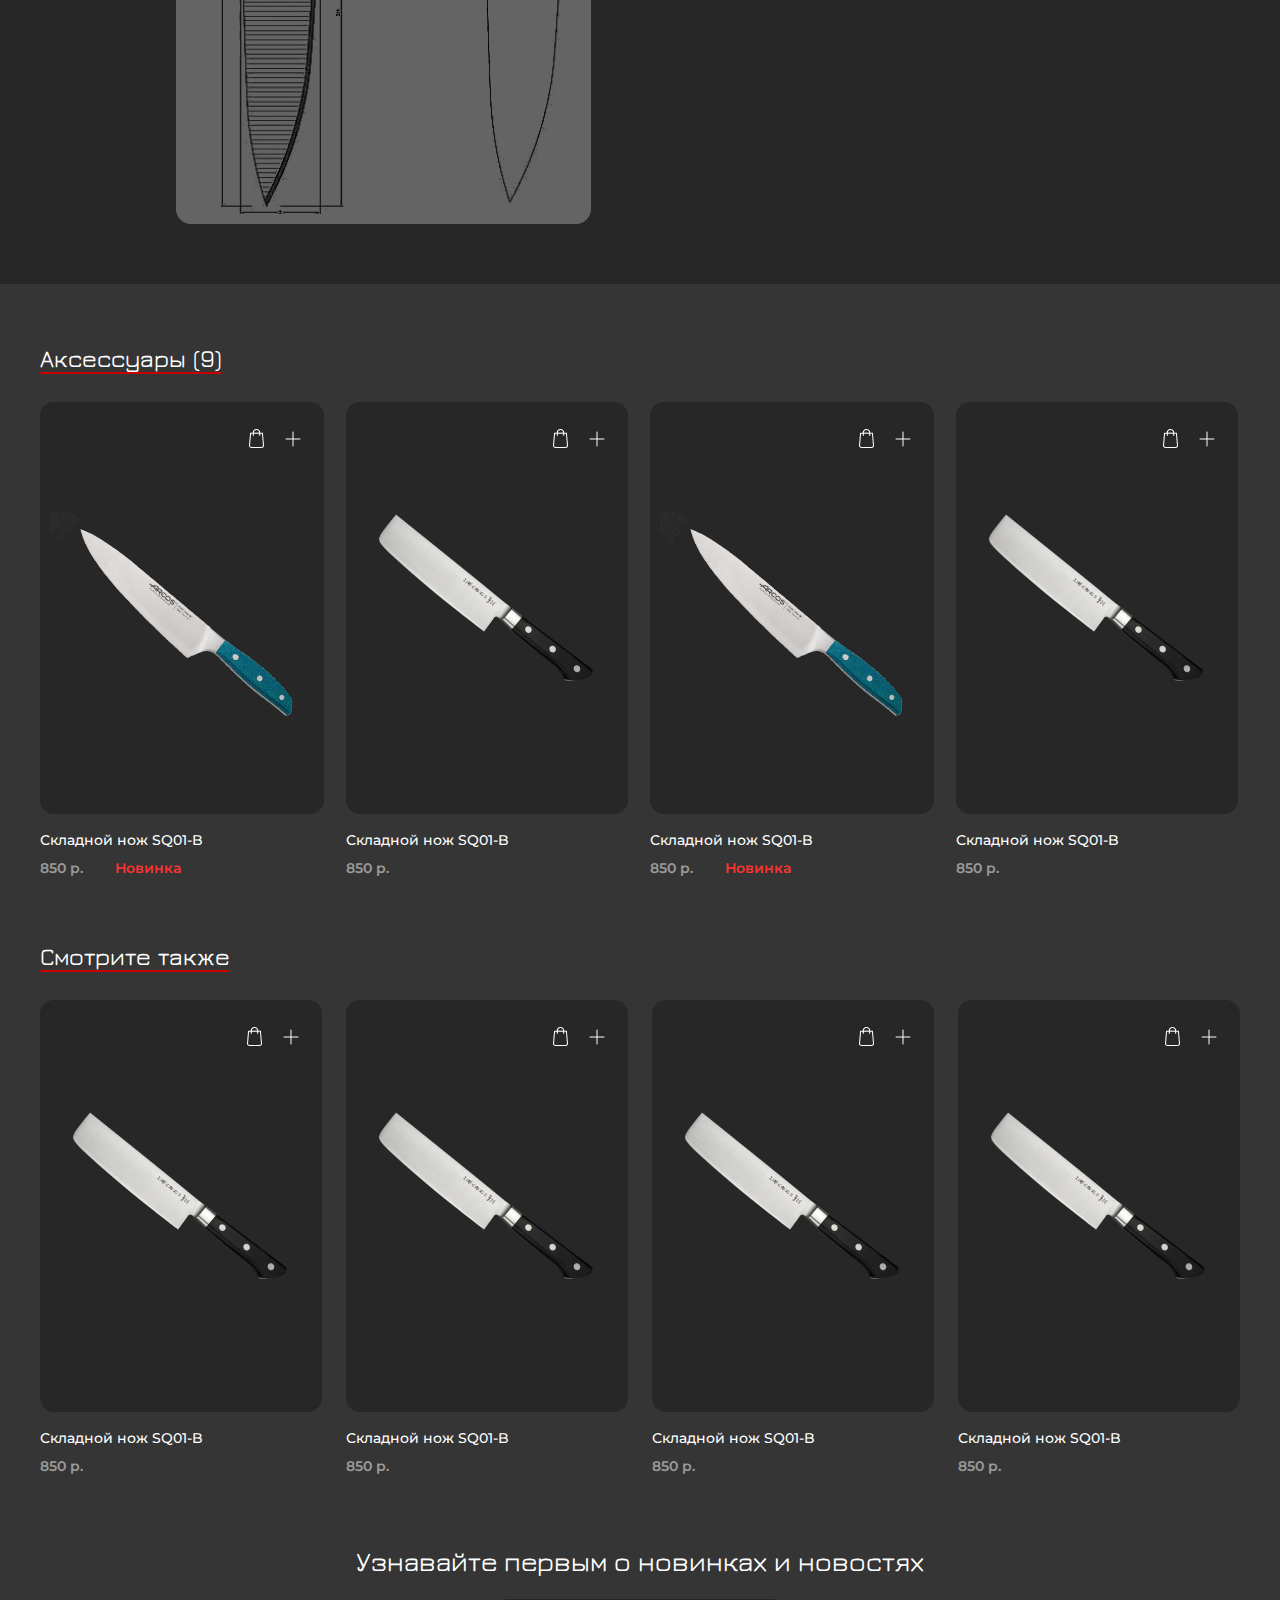
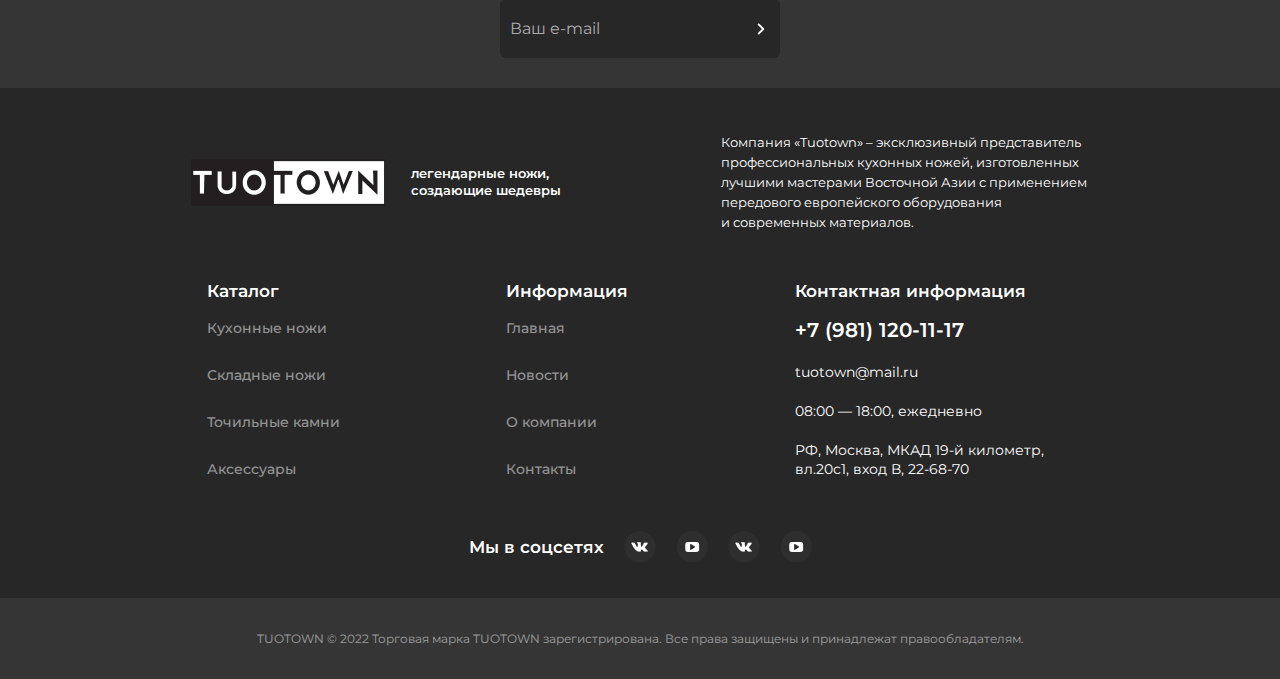
<file: product.html>
<!DOCTYPE html>
<html lang="ru">
    <head>
        <meta charset="UTF-8">
        <meta http-equiv="X-UA-Compatible" content="IE=edge">
        <meta name="viewport" content="width=device-width, initial-scale=1.0">
        <title>TuoTown</title>
        <link rel="icon" type="image/x-icon" href="images/favicon.ico">
        <link rel="preconnect" href="https://fonts.googleapis.com">
        <link rel="preconnect" href="https://fonts.gstatic.com" crossorigin>
        <link href="https://fonts.googleapis.com/css2?family=Montserrat:wght@400;500;600&display=swap" rel="stylesheet">
        <link href="https://fonts.googleapis.com/css2?family=Jura:wght@400;500;600&display=swap" rel="stylesheet">
        <link rel="stylesheet" href="css/style.css">
    </head>

    <body>
        <div class="wrapper">
        
            <header class="header" id="TUOTOWN">
                <div class="header__conteiner">

                    <div class="header__items">

                        <div class="header-menu__block">

                            <div class="navigatsiya">
                                <div class="mobile-menu">
                                    <span></span>
                                    <span></span>
                                    <span></span>
                                </div>

                                <nav class="header__menu">
                                    <ul class="menu__list">
                                        <li class="menu__item">
                                            <a class="menu__link" href="#TUOTOWN">Кухонные ножи TUOTOWN</a>
                                        </li>
                                        <li class="menu__item">
                                            <a class="menu__link" href="catalog-k1.html">
                                                Складные ножи TUOTOWN
                                            </a>
                                        </li>
                                        <li class="menu__item">
                                            <a class="menu__link" href="catalog-k2.html">
                                                Кухонные ножи QXF
                                            </a>
                                        </li>
                                        <li class="menu__item">
                                            <a class="menu__link" href="catalog-k3.html">
                                                Точильные камни
                                            </a> 
                                        </li>
                                        <li class="menu__item">
                                            <a class="menu__link" href="catalog-k4.html">
                                                Наборы для BBQ
                                            </a>
                                        </li>
                                        <li class="menu__item">
                                            <a class="menu__link" href="catalog-k5.html">
                                                Кухонные принадлежност</a>
                                        </li>
                                        <li class="menu__item">
                                            <a class="menu__link" href="catalog-k6.html">
                                                Туристические товары
                                            </a>
                                        </li>
                                        <li class="menu__item-small">
                                            <a class="menu__link" href="index.html#news">
                                                Новости
                                            </a>
                                        </li>
                                        <li class="menu__item-small">
                                            <a class="menu__link" href="index.html#about">
                                                О компании
                                            </a>
                                        </li>
                                        <li class="menu__item-small">
                                            <a class="menu__link" href="#contact">Контакты</a>
                                        </li>
                                        <li class="menu__item-small">
                                            <a class="menu__link" href="map.html">
                                                Как проехать
                                            </a>
                                        </li>
                                        <li class="menu__item-mobile">
                                            <a class="menu__link" href="service.html">
                                                Сервис
                                            </a>
                                        </li>
                                        <li class="menu__item-mobile">
                                            <a class="menu__link" href="#">Поиск</a>
                                        </li>
                                    </ul>
                                </nav> 
                            </div>

                            <div class="header-map">
                                <a href="map.html" class="header-map__link">
                                    <svg width="23" height="23" viewBox="0 0 23 23" fill="none" xmlns="http://www.w3.org/2000/svg">
                                        <path d="M20.125 9.58333C20.125 16.2917 11.5 22.0417 11.5 22.0417C11.5 22.0417 2.875 16.2917 2.875 9.58333C2.875 7.29584 3.7837 5.10203 5.4012 3.48453C7.0187 1.86703 9.21251 0.958328 11.5 0.958328C13.7875 0.958328 15.9813 1.86703 17.5988 3.48453C19.2163 5.10203 20.125 7.29584 20.125 9.58333Z" stroke="white" stroke-width="1.3" stroke-linecap="round" stroke-linejoin="round"/>
                                        <path d="M11.5 12.4583C13.0878 12.4583 14.375 11.1711 14.375 9.58333C14.375 7.99551 13.0878 6.70833 11.5 6.70833C9.91218 6.70833 8.625 7.99551 8.625 9.58333C8.625 11.1711 9.91218 12.4583 11.5 12.4583Z" stroke="white" stroke-width="1.3" stroke-linecap="round" stroke-linejoin="round"/>
                                    </svg>
                                </a>
                            </div>

                            <div class="header-call">
                                <a href="tel:+79811201117" class="header-call__link">8 981 120-11-17</a>

                                <a href="tel:+79811201117" class="header-call__mobile-link">
                                    <svg width="24" height="24" viewBox="0 0 24 24" fill="none" xmlns="http://www.w3.org/2000/svg">
                                    <path d="M21.9999 16.92V19.92C22.0011 20.1985 21.944 20.4741 21.8324 20.7293C21.7209 20.9845 21.5572 21.2136 21.352 21.4018C21.1468 21.5901 20.9045 21.7335 20.6407 21.8227C20.3769 21.9119 20.0973 21.945 19.8199 21.92C16.7428 21.5856 13.7869 20.5341 11.1899 18.85C8.77376 17.3146 6.72527 15.2661 5.18993 12.85C3.49991 10.2412 2.44818 7.27097 2.11993 4.17997C2.09494 3.90344 2.12781 3.62474 2.21643 3.3616C2.30506 3.09846 2.4475 2.85666 2.6347 2.6516C2.82189 2.44653 3.04974 2.28268 3.30372 2.1705C3.55771 2.05831 3.83227 2.00024 4.10993 1.99997H7.10993C7.59524 1.9952 8.06572 2.16705 8.43369 2.48351C8.80166 2.79996 9.04201 3.23942 9.10993 3.71997C9.23656 4.68004 9.47138 5.6227 9.80993 6.52997C9.94448 6.8879 9.9736 7.27689 9.89384 7.65086C9.81408 8.02482 9.6288 8.36809 9.35993 8.63998L8.08993 9.90997C9.51349 12.4135 11.5864 14.4864 14.0899 15.91L15.3599 14.64C15.6318 14.3711 15.9751 14.1858 16.3491 14.1061C16.723 14.0263 17.112 14.0554 17.4699 14.19C18.3772 14.5285 19.3199 14.7634 20.2799 14.89C20.7657 14.9585 21.2093 15.2032 21.5265 15.5775C21.8436 15.9518 22.0121 16.4296 21.9999 16.92Z" stroke="white" stroke-linecap="round" stroke-linejoin="round"/>
                                    </svg>
                                </a>
                            </div>

                            <div class="header-basket__mobile">
                                <a href="basket.html" class="header-basket__mobile-link">
                                    <svg width="19" height="20" viewBox="0 0 19 20" fill="none" xmlns="http://www.w3.org/2000/svg">
                                    <path d="M9.96812 0C10.3023 0.0664498 10.6486 0.112453 10.9767 0.204461C12.8663 0.751393 14.0632 2.0855 14.1908 3.76719C14.1908 3.79786 14.203 3.82853 14.2091 3.88987C14.2941 3.88987 14.3792 3.88987 14.4582 3.88987C15.2602 3.88987 16.0683 3.88987 16.8703 3.88987C17.3685 3.88987 17.6116 4.07388 17.6602 4.48792C17.8242 6.02137 17.9822 7.55994 18.1402 9.09339C18.3346 10.9182 18.529 12.7481 18.7234 14.5729C18.8206 15.4675 18.9482 16.362 18.9968 17.2565C19.0455 18.1766 18.529 18.882 17.6602 19.4084C16.9736 19.8225 16.1898 19.9912 15.3453 19.9912C12.3073 19.986 9.26332 19.9912 6.22539 19.9912C5.27148 19.9912 4.32364 20.0167 3.36973 19.9809C2.16671 19.94 1.17634 19.5209 0.47762 18.6724C-0.00237289 18.0897 -0.0509798 17.4354 0.0340823 16.7505C0.210282 15.3346 0.343951 13.9136 0.489772 12.4926C0.635593 11.0971 0.787489 9.70678 0.93331 8.31133C1.06698 7.07434 1.19457 5.83736 1.32217 4.60037C1.32824 4.54414 1.32824 4.4828 1.34039 4.42658C1.40115 4.06877 1.63811 3.88987 2.07557 3.88476C2.88974 3.87964 3.69783 3.88476 4.51199 3.88476C4.60313 3.88476 4.69427 3.88476 4.79148 3.88476C4.82794 3.27648 4.96768 2.71422 5.2897 2.19284C6.05526 0.981412 7.24005 0.265799 8.84408 0.0408922C8.91092 0.0306691 8.97775 0.0153346 9.04459 0C9.34838 0 9.65825 0 9.96812 0ZM4.80971 5.00929C4.06238 5.00929 3.34543 5.00929 2.61632 5.00929C2.61025 5.05018 2.5981 5.08085 2.5981 5.11663C2.41582 6.86477 2.22747 8.61802 2.04519 10.3662C1.80823 12.6459 1.57128 14.9308 1.32824 17.2105C1.28571 17.6296 1.44976 17.9772 1.77785 18.2788C2.28823 18.7388 2.94442 18.8973 3.66745 18.8973C7.556 18.9024 11.4506 18.9024 15.3392 18.8973C15.7766 18.8973 16.1959 18.836 16.5969 18.6724C17.2348 18.4117 17.7938 17.8545 17.6845 17.1389C17.6176 16.7096 17.5872 16.27 17.5447 15.8355C17.3867 14.302 17.2227 12.7635 17.0647 11.23C16.8824 9.50232 16.7002 7.76951 16.5179 6.04182C16.4814 5.69935 16.4389 5.35687 16.4025 5.01951C15.6612 5.01951 14.9382 5.01951 14.203 5.01951C14.203 5.09107 14.203 5.15241 14.203 5.20864C14.203 5.70446 14.2091 6.20027 14.1969 6.69098C14.1908 7.00278 13.8992 7.2328 13.5407 7.22769C13.1944 7.22258 12.9149 6.99767 12.8967 6.69609C12.8906 6.59386 12.8967 6.48652 12.8967 6.38429C12.8967 5.92936 12.8967 5.47444 12.8967 5.01951C10.6243 5.01951 8.38232 5.01951 6.1221 5.01951C6.1221 5.07063 6.1221 5.11152 6.1221 5.1473C6.1221 5.65334 6.12817 6.16449 6.1221 6.67053C6.11602 6.99767 5.83046 7.2328 5.4659 7.22769C5.10743 7.22769 4.83401 6.99256 4.82186 6.68076C4.81579 6.58364 4.82186 6.48652 4.82186 6.3894C4.80971 5.92936 4.80971 5.47444 4.80971 5.00929ZM12.8906 3.87964C12.8055 2.81134 12.2526 1.99349 11.159 1.47723C9.97419 0.920074 8.77725 0.960966 7.64106 1.58457C6.675 2.11617 6.18285 2.89823 6.1221 3.87964C8.38839 3.87964 10.6304 3.87964 12.8906 3.87964Z" fill="white"/>
                                    </svg>
                                </a>
                            </div>
                        </div>

                        <div class="header__logo">
                            <a href="index.html">
                                <img src="images/header-logo.png" alt="#">
                            </a>
                        </div> 

                        <div class="header-elements__block">

                            <div class="header-basket">
                                <a href="basket.html" class="header-basket__link">
                                    <svg width="19" height="20" viewBox="0 0 19 20" fill="none" xmlns="http://www.w3.org/2000/svg">
                                    <path d="M9.96812 0C10.3023 0.0664498 10.6486 0.112453 10.9767 0.204461C12.8663 0.751393 14.0632 2.0855 14.1908 3.76719C14.1908 3.79786 14.203 3.82853 14.2091 3.88987C14.2941 3.88987 14.3792 3.88987 14.4582 3.88987C15.2602 3.88987 16.0683 3.88987 16.8703 3.88987C17.3685 3.88987 17.6116 4.07388 17.6602 4.48792C17.8242 6.02137 17.9822 7.55994 18.1402 9.09339C18.3346 10.9182 18.529 12.7481 18.7234 14.5729C18.8206 15.4675 18.9482 16.362 18.9968 17.2565C19.0455 18.1766 18.529 18.882 17.6602 19.4084C16.9736 19.8225 16.1898 19.9912 15.3453 19.9912C12.3073 19.986 9.26332 19.9912 6.22539 19.9912C5.27148 19.9912 4.32364 20.0167 3.36973 19.9809C2.16671 19.94 1.17634 19.5209 0.47762 18.6724C-0.00237289 18.0897 -0.0509798 17.4354 0.0340823 16.7505C0.210282 15.3346 0.343951 13.9136 0.489772 12.4926C0.635593 11.0971 0.787489 9.70678 0.93331 8.31133C1.06698 7.07434 1.19457 5.83736 1.32217 4.60037C1.32824 4.54414 1.32824 4.4828 1.34039 4.42658C1.40115 4.06877 1.63811 3.88987 2.07557 3.88476C2.88974 3.87964 3.69783 3.88476 4.51199 3.88476C4.60313 3.88476 4.69427 3.88476 4.79148 3.88476C4.82794 3.27648 4.96768 2.71422 5.2897 2.19284C6.05526 0.981412 7.24005 0.265799 8.84408 0.0408922C8.91092 0.0306691 8.97775 0.0153346 9.04459 0C9.34838 0 9.65825 0 9.96812 0ZM4.80971 5.00929C4.06238 5.00929 3.34543 5.00929 2.61632 5.00929C2.61025 5.05018 2.5981 5.08085 2.5981 5.11663C2.41582 6.86477 2.22747 8.61802 2.04519 10.3662C1.80823 12.6459 1.57128 14.9308 1.32824 17.2105C1.28571 17.6296 1.44976 17.9772 1.77785 18.2788C2.28823 18.7388 2.94442 18.8973 3.66745 18.8973C7.556 18.9024 11.4506 18.9024 15.3392 18.8973C15.7766 18.8973 16.1959 18.836 16.5969 18.6724C17.2348 18.4117 17.7938 17.8545 17.6845 17.1389C17.6176 16.7096 17.5872 16.27 17.5447 15.8355C17.3867 14.302 17.2227 12.7635 17.0647 11.23C16.8824 9.50232 16.7002 7.76951 16.5179 6.04182C16.4814 5.69935 16.4389 5.35687 16.4025 5.01951C15.6612 5.01951 14.9382 5.01951 14.203 5.01951C14.203 5.09107 14.203 5.15241 14.203 5.20864C14.203 5.70446 14.2091 6.20027 14.1969 6.69098C14.1908 7.00278 13.8992 7.2328 13.5407 7.22769C13.1944 7.22258 12.9149 6.99767 12.8967 6.69609C12.8906 6.59386 12.8967 6.48652 12.8967 6.38429C12.8967 5.92936 12.8967 5.47444 12.8967 5.01951C10.6243 5.01951 8.38232 5.01951 6.1221 5.01951C6.1221 5.07063 6.1221 5.11152 6.1221 5.1473C6.1221 5.65334 6.12817 6.16449 6.1221 6.67053C6.11602 6.99767 5.83046 7.2328 5.4659 7.22769C5.10743 7.22769 4.83401 6.99256 4.82186 6.68076C4.81579 6.58364 4.82186 6.48652 4.82186 6.3894C4.80971 5.92936 4.80971 5.47444 4.80971 5.00929ZM12.8906 3.87964C12.8055 2.81134 12.2526 1.99349 11.159 1.47723C9.97419 0.920074 8.77725 0.960966 7.64106 1.58457C6.675 2.11617 6.18285 2.89823 6.1221 3.87964C8.38839 3.87964 10.6304 3.87964 12.8906 3.87964Z" fill="white"/>
                                    </svg>
                                </a>
                            </div>

                            <div class="header-service">
                                <a href="service.html" class="header-service__link">
                                    <svg width="24" height="23" viewBox="0 0 24 23" fill="none" xmlns="http://www.w3.org/2000/svg">
                                        <path d="M4.38175 3.83333H19.7151C20.7693 3.83333 21.6318 4.69583 21.6318 5.74999V17.25C21.6318 18.3042 20.7693 19.1667 19.7151 19.1667H4.38175C3.32759 19.1667 2.46509 18.3042 2.46509 17.25V5.74999C2.46509 4.69583 3.32759 3.83333 4.38175 3.83333Z" stroke="white" stroke-width="1.3" stroke-linecap="round" stroke-linejoin="round"/>
                                        <path d="M21.6318 5.75L12.0484 12.4583L2.46509 5.75" stroke="white" stroke-width="1.3" stroke-linecap="round" stroke-linejoin="round"/>
                                    </svg> 
                                </a>
                            </div>

                            <div class="header-search">
                                <a href="#" class="header-search__link">
                                    <svg width="24" height="23" viewBox="0 0 24 23" fill="none" xmlns="http://www.w3.org/2000/svg">
                                        <path d="M11.09 18.2083C15.3242 18.2083 18.7567 14.7759 18.7567 10.5417C18.7567 6.30748 15.3242 2.875 11.09 2.875C6.85582 2.875 3.42334 6.30748 3.42334 10.5417C3.42334 14.7759 6.85582 18.2083 11.09 18.2083Z" stroke="white" stroke-width="1.3" stroke-linecap="round" stroke-linejoin="round"/>
                                        <path d="M20.6734 20.125L16.5046 15.9563" stroke="white" stroke-width="1.3" stroke-linecap="round" stroke-linejoin="round"/>
                                    </svg>
                                </a>
                            </div>
                        </div>
                    </div> 

                </div>
            </header>

            <main class="main">

                <div class="product-block">
                    <div class="product-block__conteiner">

                        <div class="product-block__caption">

                            <div class="product-block__title">
                                <h3>
                                    Исключительное качество
                                    без компромиссов 
                                </h3>
                            </div>

                            <div class="product-block__text">
                                <p>
                                    Ножи «Tuotown» – это главный инструмент
                                    поваров и секрет кулинарного мастерства
                                </p>
                            </div>

                            <div class="product-block__button">
                                <a href="#" class="product-block__link">
                                    КУПИТЬ
                                </a>

                                <span>48 тыс. р.</span>
                            </div>
                        </div>

                    </div>
                </div>

                <div class="showing-block">
                    <div class="showing-block__conteiner">

                        <div class="showing-block__items">

                            <div class="showing-block__image">
                                <img src="images/showing-image-01.jpg" alt="#">
                            </div>

                            <div class="showing-block__text">
                                <h3 class="showing-block__title">
                                    Исключительное качество
                                    без компромиссов  
                                </h3>

                                <p class="showing-block__caption">
                                    Ножи «Tuotown» — это главный инструмент
                                    поваров и секрет кулинарного мастерства 
                                </p>
                            </div>
                        </div>

                        <div class="showing-block__items">

                            <div class="showing-block__image">
                                <img src="images/showing-image-02.jpg" alt="#">
                            </div>

                            <div class="showing-block__text">
                                <h3 class="showing-block__title">
                                    Исключительное качество
                                    без компромиссов  
                                </h3>

                                <p class="showing-block__caption">
                                    Ножи «Tuotown» — это главный инструмент
                                    поваров и секрет кулинарного мастерства 
                                </p>
                            </div>
                        </div>

                    </div>
                </div>

                <div class="product-video">
                    <div class="product-video__conteiner">

                        <div class="video-block">
                            <video controls src="images/video-mp4.mp4" poster="images/video-poster.jpg"></video>
                        </div>
                    
                    </div>
                </div>

                <div class="characteristic-block">
                    <div class="characteristic-block__conteiner">

                        <div class="characteristic-block__image">
                            <img src="images/charactary-image.png" alt="#">
                        </div>

                    </div>
                </div>

                <div class="accessories-block">
                    <div class="accessories-block__conteiner">

                        <div class="accessories-block__title">
                            <h4>
                               <a href="catalog-k5.html">
                                    Аксессуары (9)
                                </a> 
                            </h4>
                        </div>

                        <div class="accessories-block__gallery">

                            <div class="accessories-block__card">

                                <div class="card-elements">
                                    <div class="pay-select__items">
                                        <a href="#">
                                            <img src="images/pay-icon.png" alt="#">
                                        </a>
                                        
                                        <a href="#">
                                            <img src="images/select-icon.png" alt="#">
                                        </a>
                                    </div>

                                    <div class="tuotown-gallery__image">
                                        <a href="#">
                                            <img src="images/gallery-image-02.png" alt="#">
                                        </a>
                                    </div> 
                                </div>
                                
                                <div class="tuotown-gallery__caption">
                                    <p class="tuotown-gallery__title">
                                        <a href="#">Складной нож SQ01-B</a> 
                                    </p>

                                    <div class="price-new">
                                        <span>850 р.</span>
                                        <span class="new-position">Новинка</span>
                                    </div>
                                </div>
                            </div>

                            <div class="accessories-block__card">

                                <div class="card-elements">
                                    <div class="pay-select__items">
                                        <a href="#">
                                            <img src="images/pay-icon.png" alt="#">
                                        </a>
                                        
                                        <a href="#">
                                            <img src="images/select-icon.png" alt="#">
                                        </a>
                                    </div>

                                    <div class="tuotown-gallery__image">
                                        <a href="#">
                                            <img src="images/gallery-image-03.png" alt="#">
                                        </a>
                                    </div> 
                                </div>
                                
                                <div class="tuotown-gallery__caption">
                                    <p class="tuotown-gallery__title">
                                        <a href="#">Складной нож SQ01-B</a> 
                                    </p>

                                    <div class="price-new">
                                        <span>850 р.</span>
                                    </div>
                                </div>
                            </div>

                            <div class="accessories-block__card">

                                <div class="card-elements">
                                    <div class="pay-select__items">
                                        <a href="#">
                                            <img src="images/pay-icon.png" alt="#">
                                        </a>
                                        
                                        <a href="#">
                                            <img src="images/select-icon.png" alt="#">
                                        </a>
                                    </div>

                                    <div class="tuotown-gallery__image">
                                        <a href="#">
                                            <img src="images/gallery-image-02.png" alt="#">
                                        </a>
                                    </div> 
                                </div>
                                
                                <div class="tuotown-gallery__caption">
                                    <p class="tuotown-gallery__title">
                                        <a href="#">Складной нож SQ01-B</a> 
                                    </p>

                                    <div class="price-new">
                                        <span>850 р.</span>
                                        <span class="new-position">Новинка</span>
                                    </div>
                                </div>
                            </div>

                            <div class="accessories-block__card">

                                <div class="card-elements">
                                    <div class="pay-select__items">
                                        <a href="#">
                                            <img src="images/pay-icon.png" alt="#">
                                        </a>
                                        
                                        <a href="#">
                                            <img src="images/select-icon.png" alt="#">
                                        </a>
                                    </div>

                                    <div class="tuotown-gallery__image">
                                        <a href="#">
                                            <img src="images/gallery-image-03.png" alt="#">
                                        </a>
                                    </div> 
                                </div>
                                
                                <div class="tuotown-gallery__caption">
                                    <p class="tuotown-gallery__title">
                                        <a href="#">Складной нож SQ01-B</a> 
                                    </p>

                                    <div class="price-new">
                                        <span>850 р.</span>
                                    </div>
                                </div>
                            </div>
                        </div>

                    </div>
                </div>

                <div class="other-products-block">
                    <div class="other-products-block__conteiner">

                        <div class="other-products-block__title">
                            <h4>
                               <a href="#">Смотрите также</a> 
                            </h4>
                        </div>

                        <div class="other-products-block__gallery">

                            <div class="other-products-block__card">

                                <div class="card-elements">
                                    <div class="pay-select__items">
                                        <a href="#">
                                            <img src="images/pay-icon.png" alt="#">
                                        </a>
                                        
                                        <a href="#">
                                            <img src="images/select-icon.png" alt="#">
                                        </a>
                                    </div>

                                    <div class="tuotown-gallery__image">
                                        <a href="#">
                                            <img src="images/gallery-image-03.png" alt="#">
                                        </a>
                                    </div> 
                                </div>
                                
                                <div class="tuotown-gallery__caption">
                                    <p class="tuotown-gallery__title">
                                        <a href="#">Складной нож SQ01-B</a> 
                                    </p>

                                    <div class="price-new">
                                        <span>850 р.</span>
                                    </div>
                                </div>
                            </div>

                            <div class="other-products-block__card">

                                <div class="card-elements">
                                    <div class="pay-select__items">
                                        <a href="#">
                                            <img src="images/pay-icon.png" alt="#">
                                        </a>
                                        
                                        <a href="#">
                                            <img src="images/select-icon.png" alt="#">
                                        </a>
                                    </div>

                                    <div class="tuotown-gallery__image">
                                        <a href="#">
                                            <img src="images/gallery-image-03.png" alt="#">
                                        </a>
                                    </div> 
                                </div>
                                
                                <div class="tuotown-gallery__caption">
                                    <p class="tuotown-gallery__title">
                                        <a href="#">Складной нож SQ01-B</a> 
                                    </p>

                                    <div class="price-new">
                                        <span>850 р.</span>
                                    </div>
                                </div>
                            </div>

                            <div class="other-products-block__card">

                                <div class="card-elements">
                                    <div class="pay-select__items">
                                        <a href="#">
                                            <img src="images/pay-icon.png" alt="#">
                                        </a>
                                        
                                        <a href="#">
                                            <img src="images/select-icon.png" alt="#">
                                        </a>
                                    </div>

                                    <div class="tuotown-gallery__image">
                                        <a href="#">
                                            <img src="images/gallery-image-03.png" alt="#">
                                        </a>
                                    </div> 
                                </div>
                                
                                <div class="tuotown-gallery__caption">
                                    <p class="tuotown-gallery__title">
                                        <a href="#">Складной нож SQ01-B</a> 
                                    </p>

                                    <div class="price-new">
                                        <span>850 р.</span>
                                    </div>
                                </div>
                            </div>

                            <div class="other-products-block__card">

                                <div class="card-elements">
                                    <div class="pay-select__items">
                                        <a href="#">
                                            <img src="images/pay-icon.png" alt="#">
                                        </a>
                                        
                                        <a href="#">
                                            <img src="images/select-icon.png" alt="#">
                                        </a>
                                    </div>

                                    <div class="tuotown-gallery__image">
                                        <a href="#">
                                            <img src="images/gallery-image-03.png" alt="#">
                                        </a>
                                    </div> 
                                </div>
                                
                                <div class="tuotown-gallery__caption">
                                    <p class="tuotown-gallery__title">
                                        <a href="#">Складной нож SQ01-B</a> 
                                    </p>

                                    <div class="price-new">
                                        <span>850 р.</span>
                                    </div>
                                </div>
                            </div>
                        </div>

                    </div>
                </div>

                
                <div class="product-subscribe__block">
                    <div class="product-subscribe__block-conteiner">
    
                        <div class="new-subscribe__block-title">
                            <h3>
                                Узнавайте первым о новинках и новостях
                            </h3>
                        </div>
    
                        <form class="new-subscribe__block-form" action="#">
                            <input class="subscribe" type="email" placeholder="Ваш e-mail">
                            
                            <input class="new-subscribe__block-button" type="image" 
                            src="images/right-button-icon.png" alt="#" name="submit">
                        </form>
                    </div>        
                </div>    

            </main>

            <footer class="footer">
                <div class="footer__conteiner">

                    <div class="footer-logo__block">

                        <div class="footer-logo">
                            <img src="images/footer-logo.png" alt="#">

                            <p class="footer-logo__caption">
                                легендарные ножи,
                                создающие шедевры
                            </p>
                        </div>

                        <div class="footer-logo__text">
                            Компания «Tuotown» – эксклюзивный представитель
                            профессиональных кухонных ножей, изготовленных
                            лучшими мастерами Восточной Азии с применением
                            передового европейского оборудования
                            и современных материалов. 
                        </div>
                    </div>

                    <div class="footer__items">

                        <nav class="footer-catalog__menu">
                            <ul class="footer-catalog-menu__list">
                                <li class="footer-catalog-menu__item-title">
                                    Каталог
                                </li>
                                <li class="footer-catalog-menu__item">
                                    <a class="footer-catalog-menu__link" href="catalog-k2.html">
                                        Кухонные ножи
                                    </a>
                                </li>
                                <li class="footer-catalog-menu__item">
                                    <a class="footer-catalog-menu__link" href="catalog-k1.html">
                                        Складные ножи
                                    </a>
                                </li>
                                <li class="footer-catalog-menu__item">
                                    <a class="footer-catalog-menu__link" href="catalog-k3.html">
                                        Точильные камни
                                    </a> 
                                </li>
                                <li class="footer-catalog-menu__item">
                                    <a class="footer-catalog-menu__link" href="catalog-k5.html">
                                        Аксессуары
                                    </a>
                                </li>
                            </ul>
                        </nav> 
                            
                        <nav class="footer-info__menu">
                            <ul class="footer-info-menu__list">
                                <li class="footer-info-menu__item-title">
                                    Информация
                                </li>
                                <li class="footer-info-menu__item">
                                    <a class="footer-info-menu__link" href="index.html#main-page">
                                        Главная
                                    </a>
                                </li>
                                <li class="footer-info-menu__item">
                                    <a class="footer-info-menu__link" href="index.html#news">
                                        Новости
                                    </a>
                                </li>
                                <li class="footer-info-menu__item">
                                    <a class="footer-info-menu__link" href="index.html#about">
                                        О компании
                                    </a>
                                </li>
                                <li class="footer-info-menu__item">
                                    <a class="footer-info-menu__link" href="#contact">Контакты</a>
                                </li> 
                            </ul>
                        </nav> 

                        <div class="footer-contact" id="contact">
                            <div class="footer-contact__caption">
                                Контактная информация
                            </div>

                            <div class="footer-contact__phone">
                                <span>+7 (981) 120-11-17</span>
                                <span class="footer-contact__email">tuotown@mail.ru</span>
                            </div>

                            <div class="footer-contact__time">
                                08:00 — 18:00, ежедневно
                            </div>

                            <div class="footer-contact__address">
                                РФ, Москва, МКАД 19-й километр,
                                вл.20с1, вход В, 22-68-70 
                            </div>
                        </div>
                    </div>

                    <nav class="footer-social__menu">
                        <ul class="footer-social-menu__list">

                            <li class="footer-social-menu__item-title">
                                Мы в соцсетях
                            </li>
                            <li class="footer-social-menu__item">
                                <a class="footer-social-menu__link" href="https://vk.com" target="_blank">
                                    <img src="images/vk-icon.png" alt="#">
                                </a>
                            </li>
                            <li class="footer-social-menu__item">
                                <a class="footer-social-menu__link" href="https://www.youtube.com" target="_blank">
                                    <img src="images/youtube-icon.png" alt="#"> 
                                </a>
                            </li>
                            <li class="footer-social-menu__item">
                                <a class="footer-social-menu__link" href="https://vk.com" target="_blank">
                                    <img src="images/vk-icon.png" alt="#">
                                </a>
                            </li>
                            <li class="footer-social-menu__item">
                                <a class="footer-social-menu__link" href="https://www.youtube.com" target="_blank">
                                    <img src="images/youtube-icon.png" alt="#">
                                </a>
                            </li> 
                        </ul>
                    </nav> 

                </div>
                
            </footer>

            <div class="footer-copyright">
                <p class="footer-copyright__text">
                    TUOTOWN &copy; 2022 Торговая марка TUOTOWN зарегистрирована. Все права защищены и принадлежат правообладателям.
                </p>
            </div>

        </div>
        
        <script src="https://code.jquery.com/jquery-3.3.1.min.js"></script>
        <script src="js/script.main.js"></script>

    </body>

</html>
</file>
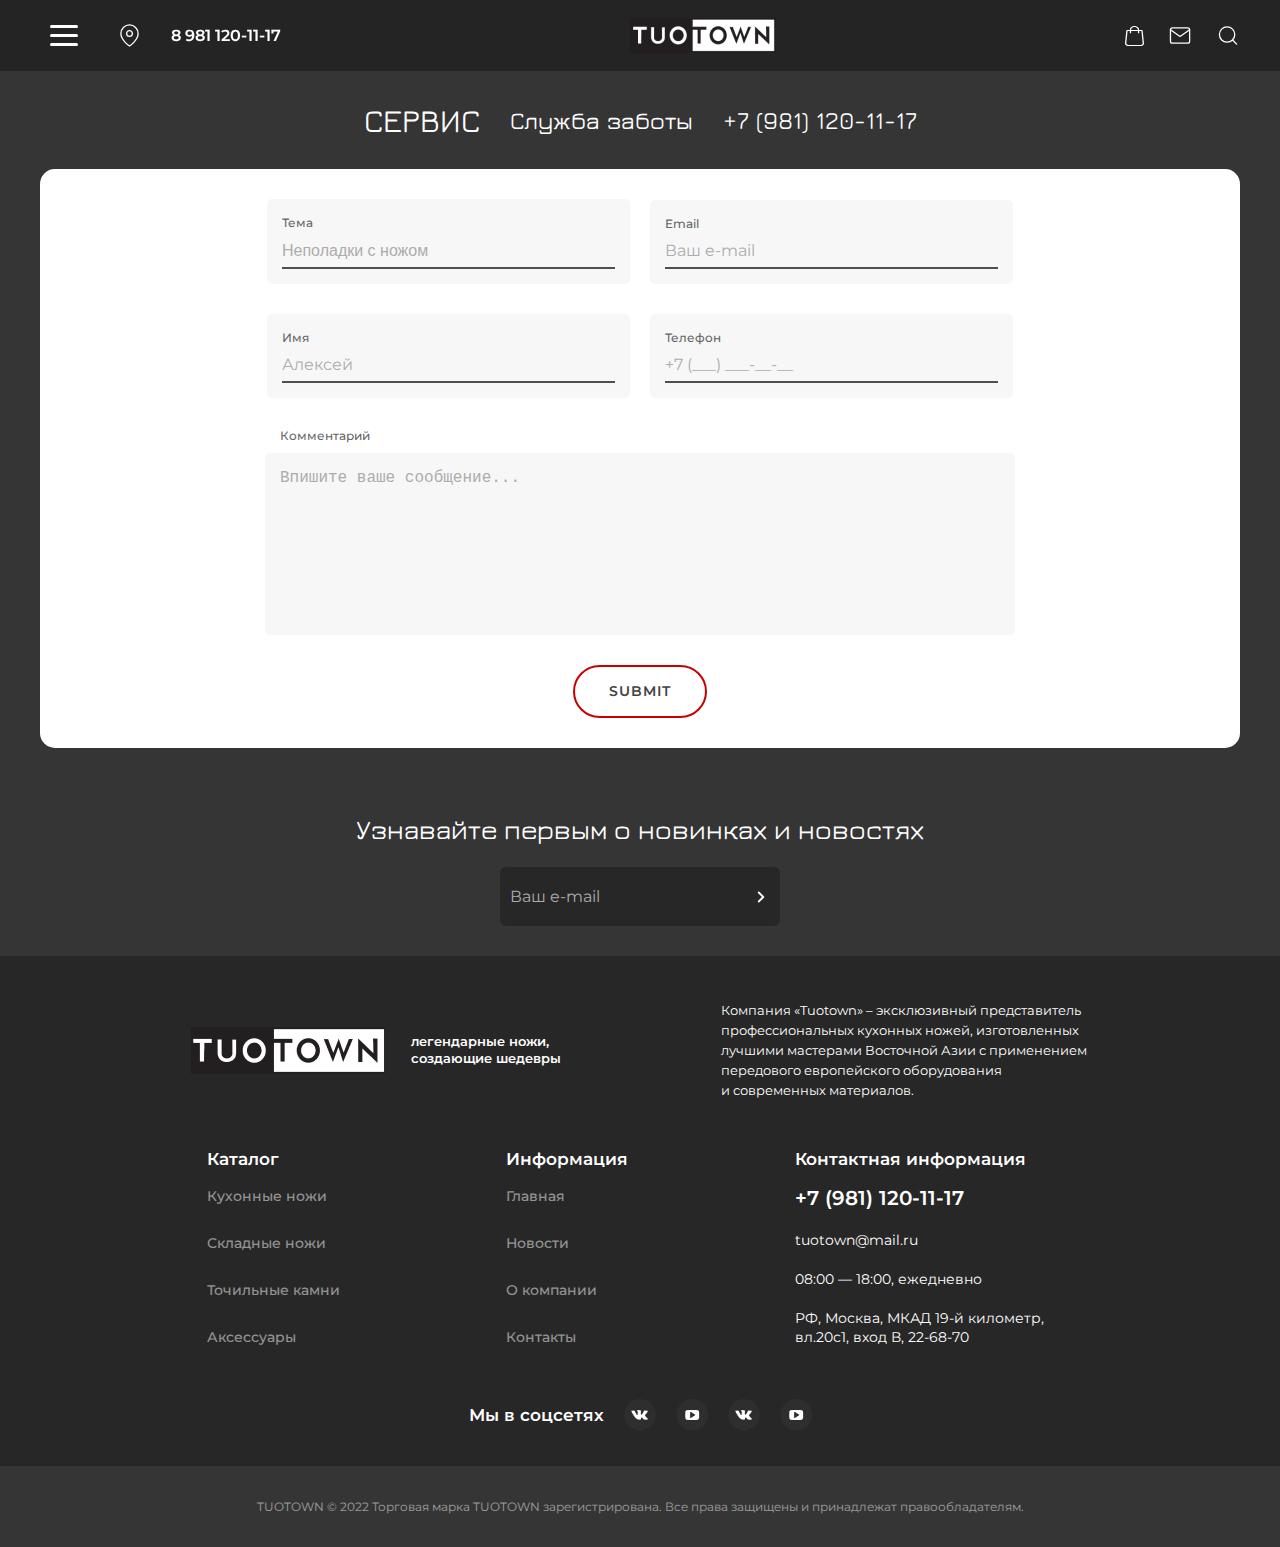
<file: service.html>
<!DOCTYPE html>
<html lang="ru">
    <head>
        <meta charset="UTF-8">
        <meta http-equiv="X-UA-Compatible" content="IE=edge">
        <meta name="viewport" content="width=device-width, initial-scale=1.0">
        <title>TuoTown</title>
        <link rel="icon" type="image/x-icon" href="images/favicon.ico">
        <link rel="preconnect" href="https://fonts.googleapis.com">
        <link rel="preconnect" href="https://fonts.gstatic.com" crossorigin>
        <link href="https://fonts.googleapis.com/css2?family=Montserrat:wght@400;500;600&display=swap" rel="stylesheet">
        <link href="https://fonts.googleapis.com/css2?family=Jura:wght@400;500;600&display=swap" rel="stylesheet">
        <link rel="stylesheet" href="css/style.css">
    </head>

    <body>
        <div class="wrapper">
        
            <header class="header" id="k1">
                <div class="header__conteiner">

                    <div class="header__items">

                        <div class="header-menu__block">

                            <div class="navigatsiya">
                                <div class="mobile-menu">
                                    <span></span>
                                    <span></span>
                                    <span></span>
                                </div>

                                <nav class="header__menu">
                                    <ul class="menu__list">
                                        <li class="menu__item">
                                            <a class="menu__link" href="product.html">
                                                Кухонные ножи TUOTOWN
                                            </a>
                                        </li>
                                        <li class="menu__item">
                                            <a class="menu__link" href="catalog-k1.html">
                                                Складные ножи TUOTOWN
                                            </a>
                                        </li>
                                        <li class="menu__item">
                                            <a class="menu__link" href="catalog-k2.html">
                                                Кухонные ножи QXF
                                            </a>
                                        </li>
                                        <li class="menu__item">
                                            <a class="menu__link" href="catalog-k3.html">
                                                Точильные камни
                                            </a> 
                                        </li>
                                        <li class="menu__item">
                                            <a class="menu__link" href="catalog-k4.html">
                                                Наборы для BBQ
                                            </a>
                                        </li>
                                        <li class="menu__item">
                                            <a class="menu__link" href="catalog-k5.html">
                                                Кухонные принадлежности
                                            </a>
                                        </li>
                                        <li class="menu__item">
                                            <a class="menu__link" href="catalog-k6.html">
                                                Туристические товары
                                            </a>
                                        </li>
                                        <li class="menu__item-small">
                                            <a class="menu__link" href="index.html#news">
                                                Новости
                                            </a>
                                        </li>
                                        <li class="menu__item-small">
                                            <a class="menu__link" href="index.html#about">
                                                О компании
                                            </a>
                                        </li>
                                        <li class="menu__item-small">
                                            <a class="menu__link" href="#contact">Контакты</a>
                                        </li>
                                        <li class="menu__item-small">
                                            <a class="menu__link" href="map.html">
                                                Как проехать
                                            </a>
                                        </li>
                                        <li class="menu__item-mobile">
                                            <a class="menu__link" href="#service">Сервис</a>
                                        </li>
                                        <li class="menu__item-mobile">
                                            <a class="menu__link" href="#">Поиск</a>
                                        </li>
                                    </ul>
                                </nav> 
                            </div>

                            <div class="header-map">
                                <a href="map.html" class="header-map__link">
                                    <svg width="23" height="23" viewBox="0 0 23 23" fill="none" xmlns="http://www.w3.org/2000/svg">
                                        <path d="M20.125 9.58333C20.125 16.2917 11.5 22.0417 11.5 22.0417C11.5 22.0417 2.875 16.2917 2.875 9.58333C2.875 7.29584 3.7837 5.10203 5.4012 3.48453C7.0187 1.86703 9.21251 0.958328 11.5 0.958328C13.7875 0.958328 15.9813 1.86703 17.5988 3.48453C19.2163 5.10203 20.125 7.29584 20.125 9.58333Z" stroke="white" stroke-width="1.3" stroke-linecap="round" stroke-linejoin="round"/>
                                        <path d="M11.5 12.4583C13.0878 12.4583 14.375 11.1711 14.375 9.58333C14.375 7.99551 13.0878 6.70833 11.5 6.70833C9.91218 6.70833 8.625 7.99551 8.625 9.58333C8.625 11.1711 9.91218 12.4583 11.5 12.4583Z" stroke="white" stroke-width="1.3" stroke-linecap="round" stroke-linejoin="round"/>
                                    </svg>
                                </a>
                            </div>

                            <div class="header-call">
                                <a href="tel:+79811201117" class="header-call__link">8 981 120-11-17</a>

                                <a href="tel:+79811201117" class="header-call__mobile-link">
                                    <svg width="24" height="24" viewBox="0 0 24 24" fill="none" xmlns="http://www.w3.org/2000/svg">
                                    <path d="M21.9999 16.92V19.92C22.0011 20.1985 21.944 20.4741 21.8324 20.7293C21.7209 20.9845 21.5572 21.2136 21.352 21.4018C21.1468 21.5901 20.9045 21.7335 20.6407 21.8227C20.3769 21.9119 20.0973 21.945 19.8199 21.92C16.7428 21.5856 13.7869 20.5341 11.1899 18.85C8.77376 17.3146 6.72527 15.2661 5.18993 12.85C3.49991 10.2412 2.44818 7.27097 2.11993 4.17997C2.09494 3.90344 2.12781 3.62474 2.21643 3.3616C2.30506 3.09846 2.4475 2.85666 2.6347 2.6516C2.82189 2.44653 3.04974 2.28268 3.30372 2.1705C3.55771 2.05831 3.83227 2.00024 4.10993 1.99997H7.10993C7.59524 1.9952 8.06572 2.16705 8.43369 2.48351C8.80166 2.79996 9.04201 3.23942 9.10993 3.71997C9.23656 4.68004 9.47138 5.6227 9.80993 6.52997C9.94448 6.8879 9.9736 7.27689 9.89384 7.65086C9.81408 8.02482 9.6288 8.36809 9.35993 8.63998L8.08993 9.90997C9.51349 12.4135 11.5864 14.4864 14.0899 15.91L15.3599 14.64C15.6318 14.3711 15.9751 14.1858 16.3491 14.1061C16.723 14.0263 17.112 14.0554 17.4699 14.19C18.3772 14.5285 19.3199 14.7634 20.2799 14.89C20.7657 14.9585 21.2093 15.2032 21.5265 15.5775C21.8436 15.9518 22.0121 16.4296 21.9999 16.92Z" stroke="white" stroke-linecap="round" stroke-linejoin="round"/>
                                    </svg>
                                </a>
                            </div>

                            <div class="header-basket__mobile">
                                <a href="basket.html" class="header-basket__mobile-link">
                                    <svg width="19" height="20" viewBox="0 0 19 20" fill="none" xmlns="http://www.w3.org/2000/svg">
                                    <path d="M9.96812 0C10.3023 0.0664498 10.6486 0.112453 10.9767 0.204461C12.8663 0.751393 14.0632 2.0855 14.1908 3.76719C14.1908 3.79786 14.203 3.82853 14.2091 3.88987C14.2941 3.88987 14.3792 3.88987 14.4582 3.88987C15.2602 3.88987 16.0683 3.88987 16.8703 3.88987C17.3685 3.88987 17.6116 4.07388 17.6602 4.48792C17.8242 6.02137 17.9822 7.55994 18.1402 9.09339C18.3346 10.9182 18.529 12.7481 18.7234 14.5729C18.8206 15.4675 18.9482 16.362 18.9968 17.2565C19.0455 18.1766 18.529 18.882 17.6602 19.4084C16.9736 19.8225 16.1898 19.9912 15.3453 19.9912C12.3073 19.986 9.26332 19.9912 6.22539 19.9912C5.27148 19.9912 4.32364 20.0167 3.36973 19.9809C2.16671 19.94 1.17634 19.5209 0.47762 18.6724C-0.00237289 18.0897 -0.0509798 17.4354 0.0340823 16.7505C0.210282 15.3346 0.343951 13.9136 0.489772 12.4926C0.635593 11.0971 0.787489 9.70678 0.93331 8.31133C1.06698 7.07434 1.19457 5.83736 1.32217 4.60037C1.32824 4.54414 1.32824 4.4828 1.34039 4.42658C1.40115 4.06877 1.63811 3.88987 2.07557 3.88476C2.88974 3.87964 3.69783 3.88476 4.51199 3.88476C4.60313 3.88476 4.69427 3.88476 4.79148 3.88476C4.82794 3.27648 4.96768 2.71422 5.2897 2.19284C6.05526 0.981412 7.24005 0.265799 8.84408 0.0408922C8.91092 0.0306691 8.97775 0.0153346 9.04459 0C9.34838 0 9.65825 0 9.96812 0ZM4.80971 5.00929C4.06238 5.00929 3.34543 5.00929 2.61632 5.00929C2.61025 5.05018 2.5981 5.08085 2.5981 5.11663C2.41582 6.86477 2.22747 8.61802 2.04519 10.3662C1.80823 12.6459 1.57128 14.9308 1.32824 17.2105C1.28571 17.6296 1.44976 17.9772 1.77785 18.2788C2.28823 18.7388 2.94442 18.8973 3.66745 18.8973C7.556 18.9024 11.4506 18.9024 15.3392 18.8973C15.7766 18.8973 16.1959 18.836 16.5969 18.6724C17.2348 18.4117 17.7938 17.8545 17.6845 17.1389C17.6176 16.7096 17.5872 16.27 17.5447 15.8355C17.3867 14.302 17.2227 12.7635 17.0647 11.23C16.8824 9.50232 16.7002 7.76951 16.5179 6.04182C16.4814 5.69935 16.4389 5.35687 16.4025 5.01951C15.6612 5.01951 14.9382 5.01951 14.203 5.01951C14.203 5.09107 14.203 5.15241 14.203 5.20864C14.203 5.70446 14.2091 6.20027 14.1969 6.69098C14.1908 7.00278 13.8992 7.2328 13.5407 7.22769C13.1944 7.22258 12.9149 6.99767 12.8967 6.69609C12.8906 6.59386 12.8967 6.48652 12.8967 6.38429C12.8967 5.92936 12.8967 5.47444 12.8967 5.01951C10.6243 5.01951 8.38232 5.01951 6.1221 5.01951C6.1221 5.07063 6.1221 5.11152 6.1221 5.1473C6.1221 5.65334 6.12817 6.16449 6.1221 6.67053C6.11602 6.99767 5.83046 7.2328 5.4659 7.22769C5.10743 7.22769 4.83401 6.99256 4.82186 6.68076C4.81579 6.58364 4.82186 6.48652 4.82186 6.3894C4.80971 5.92936 4.80971 5.47444 4.80971 5.00929ZM12.8906 3.87964C12.8055 2.81134 12.2526 1.99349 11.159 1.47723C9.97419 0.920074 8.77725 0.960966 7.64106 1.58457C6.675 2.11617 6.18285 2.89823 6.1221 3.87964C8.38839 3.87964 10.6304 3.87964 12.8906 3.87964Z" fill="white"/>
                                    </svg>
                                </a>
                            </div>
                        </div>

                        <div class="header__logo">
                            <a href="index.html">
                                <img src="images/header-logo.png" alt="#">
                            </a>
                        </div> 

                        <div class="header-elements__block">

                            <div class="header-basket">
                                <a href="basket.html" class="header-basket__link">
                                    <svg width="19" height="20" viewBox="0 0 19 20" fill="none" xmlns="http://www.w3.org/2000/svg">
                                    <path d="M9.96812 0C10.3023 0.0664498 10.6486 0.112453 10.9767 0.204461C12.8663 0.751393 14.0632 2.0855 14.1908 3.76719C14.1908 3.79786 14.203 3.82853 14.2091 3.88987C14.2941 3.88987 14.3792 3.88987 14.4582 3.88987C15.2602 3.88987 16.0683 3.88987 16.8703 3.88987C17.3685 3.88987 17.6116 4.07388 17.6602 4.48792C17.8242 6.02137 17.9822 7.55994 18.1402 9.09339C18.3346 10.9182 18.529 12.7481 18.7234 14.5729C18.8206 15.4675 18.9482 16.362 18.9968 17.2565C19.0455 18.1766 18.529 18.882 17.6602 19.4084C16.9736 19.8225 16.1898 19.9912 15.3453 19.9912C12.3073 19.986 9.26332 19.9912 6.22539 19.9912C5.27148 19.9912 4.32364 20.0167 3.36973 19.9809C2.16671 19.94 1.17634 19.5209 0.47762 18.6724C-0.00237289 18.0897 -0.0509798 17.4354 0.0340823 16.7505C0.210282 15.3346 0.343951 13.9136 0.489772 12.4926C0.635593 11.0971 0.787489 9.70678 0.93331 8.31133C1.06698 7.07434 1.19457 5.83736 1.32217 4.60037C1.32824 4.54414 1.32824 4.4828 1.34039 4.42658C1.40115 4.06877 1.63811 3.88987 2.07557 3.88476C2.88974 3.87964 3.69783 3.88476 4.51199 3.88476C4.60313 3.88476 4.69427 3.88476 4.79148 3.88476C4.82794 3.27648 4.96768 2.71422 5.2897 2.19284C6.05526 0.981412 7.24005 0.265799 8.84408 0.0408922C8.91092 0.0306691 8.97775 0.0153346 9.04459 0C9.34838 0 9.65825 0 9.96812 0ZM4.80971 5.00929C4.06238 5.00929 3.34543 5.00929 2.61632 5.00929C2.61025 5.05018 2.5981 5.08085 2.5981 5.11663C2.41582 6.86477 2.22747 8.61802 2.04519 10.3662C1.80823 12.6459 1.57128 14.9308 1.32824 17.2105C1.28571 17.6296 1.44976 17.9772 1.77785 18.2788C2.28823 18.7388 2.94442 18.8973 3.66745 18.8973C7.556 18.9024 11.4506 18.9024 15.3392 18.8973C15.7766 18.8973 16.1959 18.836 16.5969 18.6724C17.2348 18.4117 17.7938 17.8545 17.6845 17.1389C17.6176 16.7096 17.5872 16.27 17.5447 15.8355C17.3867 14.302 17.2227 12.7635 17.0647 11.23C16.8824 9.50232 16.7002 7.76951 16.5179 6.04182C16.4814 5.69935 16.4389 5.35687 16.4025 5.01951C15.6612 5.01951 14.9382 5.01951 14.203 5.01951C14.203 5.09107 14.203 5.15241 14.203 5.20864C14.203 5.70446 14.2091 6.20027 14.1969 6.69098C14.1908 7.00278 13.8992 7.2328 13.5407 7.22769C13.1944 7.22258 12.9149 6.99767 12.8967 6.69609C12.8906 6.59386 12.8967 6.48652 12.8967 6.38429C12.8967 5.92936 12.8967 5.47444 12.8967 5.01951C10.6243 5.01951 8.38232 5.01951 6.1221 5.01951C6.1221 5.07063 6.1221 5.11152 6.1221 5.1473C6.1221 5.65334 6.12817 6.16449 6.1221 6.67053C6.11602 6.99767 5.83046 7.2328 5.4659 7.22769C5.10743 7.22769 4.83401 6.99256 4.82186 6.68076C4.81579 6.58364 4.82186 6.48652 4.82186 6.3894C4.80971 5.92936 4.80971 5.47444 4.80971 5.00929ZM12.8906 3.87964C12.8055 2.81134 12.2526 1.99349 11.159 1.47723C9.97419 0.920074 8.77725 0.960966 7.64106 1.58457C6.675 2.11617 6.18285 2.89823 6.1221 3.87964C8.38839 3.87964 10.6304 3.87964 12.8906 3.87964Z" fill="white"/>
                                    </svg>
                                </a>
                            </div>

                            <div class="header-service">
                                <a href="#service" class="header-service__link">
                                    <svg width="24" height="23" viewBox="0 0 24 23" fill="none" xmlns="http://www.w3.org/2000/svg">
                                        <path d="M4.38175 3.83333H19.7151C20.7693 3.83333 21.6318 4.69583 21.6318 5.74999V17.25C21.6318 18.3042 20.7693 19.1667 19.7151 19.1667H4.38175C3.32759 19.1667 2.46509 18.3042 2.46509 17.25V5.74999C2.46509 4.69583 3.32759 3.83333 4.38175 3.83333Z" stroke="white" stroke-width="1.3" stroke-linecap="round" stroke-linejoin="round"/>
                                        <path d="M21.6318 5.75L12.0484 12.4583L2.46509 5.75" stroke="white" stroke-width="1.3" stroke-linecap="round" stroke-linejoin="round"/>
                                    </svg> 
                                </a>
                            </div>

                            <div class="header-search">
                                <a href="#" class="header-search__link">
                                    <svg width="24" height="23" viewBox="0 0 24 23" fill="none" xmlns="http://www.w3.org/2000/svg">
                                        <path d="M11.09 18.2083C15.3242 18.2083 18.7567 14.7759 18.7567 10.5417C18.7567 6.30748 15.3242 2.875 11.09 2.875C6.85582 2.875 3.42334 6.30748 3.42334 10.5417C3.42334 14.7759 6.85582 18.2083 11.09 18.2083Z" stroke="white" stroke-width="1.3" stroke-linecap="round" stroke-linejoin="round"/>
                                        <path d="M20.6734 20.125L16.5046 15.9563" stroke="white" stroke-width="1.3" stroke-linecap="round" stroke-linejoin="round"/>
                                    </svg>
                                </a>
                            </div>
                        </div>
                    </div> 

                </div>
            </header>

            <main class="main">

                <div class="service-block" id="service">
                    <div class="service-block__conteiner">

                        <div class="service-block__phone">

                            <div class="service-block__title">
                                <h2>СЕРВИС</h2>
                            </div>

                            <h4 class="service-block__phone-title">
                                Служба заботы
                            </h4>

                            <div class="service-block__phone-number">
                                +7 (981) 120-11-17
                            </div>
                        </div>

                        <form class="service-block__form" action="#" method="post" id="service-form">

                            <div class="theme-email__items">

                                <div class="theme-block">
                                    <label>Тема</label>
                                    <select name="theme-block" form="service-form">
                                        <option value="">Неполадки с ножом</option>
                                        <option value="1">Гарантия</option>
                                        <option value="2">Возврат товара</option>
                                        <option value="3">Сертификаты</option>
                                        <option value="4">Сервисные центры</option>
                                        <option value="5">Запчасти</option>
                                        <option value="6">Инструкции</option>
                                        <option value="7">Заточка ножей</option>
                                        <option value="8">Другое</option>
                                    </select> 
                                </div>

                                <div class="email-block">
                                    <label>Email</label>
                                    <input type="email" placeholder="Ваш e-mail">
                                </div>
                            </div>

                            <div class="name-phone__items">

                                <div class="name-block">
                                    <label>Имя</label>
                                    <input required type="text" name="username" placeholder="Алексей">
                                </div>

                                <div class="phone-block">
                                    <label>Телефон</label>
                                    <input required type="tel" name="phone_number" placeholder="+7 (___) ___-__-__"  
                                    pattern="\+?[0-9\s\-\(\)]+">
                                </div>
                            </div>

                            <div class="textarea-elements">
                                <label>Комментарий</label>
                                <textarea class="message-area" name="message">Впишите ваше сообщение...</textarea>
                            </div>
                            
                            <div class="submit-button">
                                <input type="submit">
                            </div>
                        </form>

                    </div>
                </div>



                <div class="service-subscribe__block">
                    <div class="catalog-subscribe__block-conteiner">
    
                        <div class="new-subscribe__block-title">
                            <h3>
                                Узнавайте первым о новинках и новостях
                            </h3>
                        </div>
    
                        <form class="new-subscribe__block-form" action="#">
                            <input class="subscribe" type="email" placeholder="Ваш e-mail">
                            
                            <input class="new-subscribe__block-button" type="image" 
                            src="images/right-button-icon.png" alt="#" name="submit">
                        </form>
                    </div>        
                </div>    
            </main>

            <footer class="footer">
                <div class="footer__conteiner">

                    <div class="footer-logo__block">

                        <div class="footer-logo">
                            <img src="images/footer-logo.png" alt="#">

                            <p class="footer-logo__caption">
                                легендарные ножи,
                                создающие шедевры
                            </p>
                        </div>

                        <div class="footer-logo__text">
                            Компания «Tuotown» – эксклюзивный представитель
                            профессиональных кухонных ножей, изготовленных
                            лучшими мастерами Восточной Азии с применением
                            передового европейского оборудования
                            и современных материалов. 
                        </div>
                    </div>

                    <div class="footer__items">

                        <nav class="footer-catalog__menu">
                            <ul class="footer-catalog-menu__list">
                                <li class="footer-catalog-menu__item-title">
                                    Каталог
                                </li>
                                <li class="footer-catalog-menu__item">
                                    <a class="footer-catalog-menu__link" href="product.html">Кухонные ножи</a>
                                </li>
                                <li class="footer-catalog-menu__item">
                                    <a class="footer-catalog-menu__link" href="catalog-k1.html">
                                        Складные ножи
                                    </a>
                                </li>
                                <li class="footer-catalog-menu__item">
                                    <a class="footer-catalog-menu__link" href="catalog-k3.html">
                                        Точильные камни
                                    </a> 
                                </li>
                                <li class="footer-catalog-menu__item">
                                    <a class="footer-catalog-menu__link" href="catalog-k5.html">
                                        Аксессуары
                                    </a>
                                </li>
                            </ul>
                        </nav> 
                            
                        <nav class="footer-info__menu">
                            <ul class="footer-info-menu__list">
                                <li class="footer-info-menu__item-title">
                                    Информация
                                </li>
                                <li class="footer-info-menu__item">
                                    <a class="footer-info-menu__link" href="index.html#main-page">
                                        Главная
                                    </a>
                                </li>
                                <li class="footer-info-menu__item">
                                    <a class="footer-info-menu__link" href="index.html#news">
                                        Новости
                                    </a>
                                </li>
                                <li class="footer-info-menu__item">
                                    <a class="footer-info-menu__link" href="index.html#about">
                                        О компании
                                    </a>
                                </li>
                                <li class="footer-info-menu__item">
                                    <a class="footer-info-menu__link" href="#contact">Контакты</a>
                                </li> 
                            </ul>
                        </nav> 

                        <div class="footer-contact" id="contact">
                            <div class="footer-contact__caption">
                                Контактная информация
                            </div>

                            <div class="footer-contact__phone">
                                <span>+7 (981) 120-11-17</span>
                                <span class="footer-contact__email">tuotown@mail.ru</span>
                            </div>

                            <div class="footer-contact__time">
                                08:00 — 18:00, ежедневно
                            </div>

                            <div class="footer-contact__address">
                                РФ, Москва, МКАД 19-й километр,
                                вл.20с1, вход В, 22-68-70 
                            </div>
                        </div>
                    </div>

                    <nav class="footer-social__menu">
                        <ul class="footer-social-menu__list">

                            <li class="footer-social-menu__item-title">
                                Мы в соцсетях
                            </li>
                            <li class="footer-social-menu__item">
                                <a class="footer-social-menu__link" href="https://vk.com" target="_blank">
                                    <img src="images/vk-icon.png" alt="#">
                                </a>
                            </li>
                            <li class="footer-social-menu__item">
                                <a class="footer-social-menu__link" href="https://www.youtube.com" target="_blank">
                                    <img src="images/youtube-icon.png" alt="#"> 
                                </a>
                            </li>
                            <li class="footer-social-menu__item">
                                <a class="footer-social-menu__link" href="https://vk.com" target="_blank">
                                    <img src="images/vk-icon.png" alt="#">
                                </a>
                            </li>
                            <li class="footer-social-menu__item">
                                <a class="footer-social-menu__link" href="https://www.youtube.com" target="_blank">
                                    <img src="images/youtube-icon.png" alt="#">
                                </a>
                            </li> 
                        </ul>
                    </nav> 

                </div>
                
            </footer>

            <div class="footer-copyright">
                <p class="footer-copyright__text">
                    TUOTOWN &copy; 2022 Торговая марка TUOTOWN зарегистрирована. Все права защищены и принадлежат правообладателям.
                </p>
            </div>

        </div>
        
        <script src="https://code.jquery.com/jquery-3.3.1.min.js"></script>
        <script src="js/script.main.js"></script>

    </body>

</html>
</file>
<file: css/style.css>
@charset "UTF-8";
*,
*::after,
*::before {
  box-sizing: border-box;
}

a {
  color: inherit;
  text-decoration: none;
}

html, body, div, span, applet, object, iframe,
h1, h2, h3, h4, h5, h6, p, blockquote, pre,
a, abbr, acronym, address, big, cite, code,
del, dfn, em, img, ins, kbd, q, s, samp,
small, strike, strong, sub, sup, tt, var,
b, u, i, center,
dl, dt, dd, ol, ul, li,
fieldset, form, label, legend,
table, caption, tbody, tfoot, thead, tr, th, td,
article, aside, canvas, details, embed,
figure, figcaption, footer, header, hgroup,
menu, nav, output, ruby, section, summary,
time, mark, audio, video, input, hr {
  margin: 0;
  padding: 0;
  border: 0;
  font-size: 100%;
  font: inherit;
  vertical-align: baseline;
}

article, aside, details, figcaption, figure,
footer, header, hgroup, menu, nav, section, a, input,
button {
  display: block;
}

html {
  height: 100%;
}

body {
  line-height: 1;
}

ol, ul {
  list-style: none;
}

blockquote, q {
  quotes: none;
}

blockquote:before, blockquote:after,
q:before, q:after {
  content: "";
  content: none;
}

table {
  border-collapse: collapse;
  border-spacing: 0;
}

body {
  font-family: "Montserrat", sans-serif;
  font-size: 16px;
  font-weight: 600;
  color: #FFFFFF;
  scroll-behavior: smooth;
  background-color: #353535;
}

.wrapper {
  min-height: 100%;
  overflow: hidden;
  display: flex;
  flex-direction: column;
}

.header-call__mobile-link,
.header-basket__mobile,
.menu__item-mobile {
  display: none;
}

header {
  overflow: hidden;
  position: fixed;
  top: 0;
  width: 100%;
  z-index: 9999999;
  background-color: rgba(33, 33, 33, 0.8);
}

.header__conteiner {
  max-width: 1230px;
  padding: 0px 15px;
  margin: 0px auto;
}

.header__items {
  margin-top: 11px;
  margin-bottom: 11px;
  display: flex;
  align-items: center;
  justify-content: space-between;
}

.header-menu__block {
  display: flex;
  align-items: center;
  gap: 30px;
}

.navigatsiya div {
  display: block;
  position: relative;
  background-color: inherit;
  height: 49px;
  width: 48px;
  z-index: 99999999999;
  cursor: pointer;
  box-sizing: content-box;
}
.navigatsiya div:hover {
  opacity: 0.5;
  transition: all 1s ease-in;
}

.navigatsiya div span {
  display: block;
  position: absolute;
  left: 50%;
  transform: translateX(-50%);
  width: 28px;
  height: 3px;
  background-color: #FFFFFF;
  border-radius: 15px;
  transition-duration: 0.4s;
}

.navigatsiya div span:nth-child(1) {
  top: 14px;
}

.navigatsiya div span:nth-child(2) {
  top: 23px;
}

.navigatsiya div span:nth-child(3) {
  bottom: 14px;
}

.navigatsiya div.active span:nth-child(1) {
  transform: translate(-15px, 9px) rotate(-45deg);
}

.navigatsiya div.active span:nth-child(2) {
  transition-duration: 0s;
  opacity: 0;
}

.navigatsiya div.active span:nth-child(3) {
  transform: translate(-15px, 9px) rotate(45deg);
}

.header__menu {
  position: fixed;
  top: 0px;
  left: 0px;
  height: 48px;
  width: 49px;
  z-index: 9999999;
  transition-duration: 0.4s;
  display: flex;
  align-items: center;
  justify-content: center;
  overflow: hidden;
}

.header__menu.open {
  background-image: url(../images/menu-open-bg.jpg);
  background-repeat: no-repeat;
  background-size: cover;
  background-position: center;
  width: 32vw;
  height: 100vh;
  left: 0px;
  top: 0px;
}

.menu__list {
  display: none;
}

.menu__list.show {
  display: flex;
  flex-direction: column;
  list-style: none;
  margin: 0;
  padding: 0px;
}

.menu__item {
  display: flex;
  align-items: flex-start;
  justify-content: flex-start;
  background-color: transparent;
  width: 100%;
  opacity: 0;
  animation-name: fadein;
  animation-duration: 1s;
  animation-fill-mode: forwards;
}

.menu__item:not(:last-child) {
  margin-bottom: 38px;
}

.menu__item:nth-child(7) {
  margin-bottom: 90px;
}

.menu__link {
  font-family: "Montserrat";
  font-size: 18px;
  font-weight: 500;
  line-height: 22px;
  text-align: left;
  text-transform: uppercase;
  text-decoration: none;
  color: #FFFFFF;
}

.menu__item-small:not(:last-child) {
  margin-bottom: 15px;
}

.menu__item-small a {
  font-family: "Montserrat";
  font-size: 15px;
  font-weight: 600;
  line-height: 18px;
  text-transform: uppercase;
  text-align: left;
  color: #5e5c5c;
}

.menu__link:hover {
  box-shadow: none;
  color: #FF0000;
  transition: all 2s ease;
}

@keyframes fadein {
  10% {
    opacity: 0.5;
  }
  100% {
    opacity: 1;
  }
}
.header-map svg {
  display: block;
  max-width: 100%;
}

.header-map a svg:hover {
  fill: #FF0000;
  transition: all 2s ease-in;
}

.header-call a:hover {
  color: #FF0000;
  transition: all 2s ease-in;
}

.header__logo img {
  display: block;
  max-width: 100%;
}

.header-elements__block {
  display: flex;
  align-items: center;
  gap: 24px;
}

.header-basket svg {
  display: block;
  max-width: 100%;
}

.header-service svg {
  display: block;
  max-width: 100%;
}

.header-search svg {
  display: block;
  max-width: 100%;
}

.header-basket a svg:hover,
.header-service a svg:hover,
.header-search a svg:hover {
  opacity: 0.5;
  transition: all 1s ease-in;
}

.header-banner__hidder svg {
  display: block;
  max-width: 100%;
}

.mobile-image__block {
  display: none;
}

.slider-block {
  margin-top: 71px;
}

.slider-block__conteiner {
  max-width: 1470px;
  padding: 0px 15px;
  margin: 0px auto;
}

.product-slider__item {
  position: relative;
}

.product-slider__content {
  position: absolute;
  margin-left: 189px;
  margin-top: -507px;
}

.product-slider__image img {
  display: block;
  max-width: 100%;
}

.product-slider__title {
  margin-bottom: 24px;
  max-width: 600px;
}
.product-slider__title h3 {
  font-family: "Jura";
  font-size: 41px;
  font-weight: 400;
  line-height: 48px;
  text-align: left;
}

.product-slider__text {
  margin-bottom: 39px;
  max-width: 447px;
}
.product-slider__text p {
  font-size: 19px;
  font-weight: 400;
  line-height: 23px;
  text-align: left;
}

.product-slider__button .product-slider__link {
  display: inline-flex;
  align-items: center;
  justify-content: center;
  padding: 16px 34px;
  border: 2px solid #C80000;
  background-color: inherit;
  border-radius: 27px;
  font-size: 14px;
  line-height: 23px;
  text-align: center;
  letter-spacing: 1px;
  text-transform: uppercase;
}
.product-slider__button .product-slider__link:hover {
  background-color: #C80000;
  transition: all 1s ease-in;
}

.slick-dots {
  position: absolute;
  transform: rotate(-90deg);
  left: 50%;
  bottom: 11px;
}

.slick-dots li:not(:first-child) {
  padding-top: 30px;
}

.slick-dots button {
  font-family: "Montserrat";
  font-weight: 600;
  font-size: 15px;
  line-height: 18px;
  color: #FFFFFF;
  padding: 0;
  border: none;
  background-color: inherit;
  width: 19px;
  height: 19px;
  border-radius: 50%;
  cursor: pointer;
  transform: rotate(90deg);
}

.slick-active button {
  background-color: #FFFFFF;
}

.slick-dots button:hover {
  background-color: #FFFFFF;
  transition: 1s;
}

.slick-prev:before,
.slick-next:before {
  display: none;
}

.slick-prev,
.slick-next {
  display: block;
  font-size: 0;
  width: 50px;
  height: 50px;
  padding: 0;
  border: none;
  background-color: inherit;
  cursor: pointer;
  z-index: 5;
}

.slick-prev {
  position: absolute;
  left: 120px;
  bottom: 69px;
  background-image: url(../images/arrow-left.svg);
}
.slick-prev:hover {
  background-color: rgba(151, 148, 148, 0.5176470588);
  opacity: 0.8;
  transition: all 1s ease;
}

.slick-next {
  position: absolute;
  right: 120px;
  top: 503px;
  background-image: url(../images/arrow-right.svg);
}
.slick-next:hover {
  background-color: rgba(151, 148, 148, 0.5176470588);
  opacity: 0.8;
  transition: all 1s ease;
}

.tuotown-menu__block {
  margin-top: 60px;
}

.tuotown-menu__conteiner {
  max-width: 1230px;
  padding: 0px 15px;
  margin: 0px auto;
}

.tuotown-menu__list {
  display: flex;
  align-items: center;
  justify-content: space-around;
}

.tuotown-menu__item {
  display: block;
  flex-direction: column;
  justify-content: center;
  align-items: center;
}
.tuotown-menu__item .tuotown-menu__link {
  font-size: 17px;
  font-weight: 500;
  line-height: 21px;
  opacity: 0.4;
}
.tuotown-menu__item .tuotown-menu__link img {
  display: block;
  max-width: 100%;
  margin: 0 auto 31px auto;
}

.tuotown-menu__item .tuotown-menu__link:hover {
  color: #FF0000;
  opacity: 1;
  transition: all 1s ease-in;
}

.tuotown-gallery__block {
  margin-top: 60px;
}

.tuotown-gallery__items {
  margin-bottom: 25px;
  display: flex;
  align-items: center;
  justify-content: space-between;
}

.tuotown-link__image {
  position: relative;
}
.tuotown-link__image img {
  display: block;
  max-width: 100%;
  border-radius: 15px;
}

.tuotown-link__image a:hover {
  opacity: 0.5;
  transition: all 1s ease;
}

.tuotown-link__items {
  position: absolute;
  margin-top: -57px;
  margin-left: 26px;
  display: flex;
  align-items: center;
  gap: 85px;
}

.tuotown-link__text {
  max-width: 434px;
}
.tuotown-link__text a {
  font-size: 17px;
  font-weight: 600;
  line-height: 28px;
  text-align: left;
}
.tuotown-link__text a:hover {
  color: #FF0000;
  opacity: 1;
  transition: all 1s ease-in;
}

.tuotown-link__arrow svg {
  display: block;
  max-width: 100%;
}

.gallery-card__block {
  display: flex;
  align-items: center;
  gap: 22px;
}

.card-elements {
  max-width: 286px;
  height: 412px;
  background-color: #272727;
  border-radius: 14px;
}

.pay-select__items {
  padding-top: 24px;
  padding-right: 19px;
  display: flex;
  align-items: center;
  justify-content: flex-end;
  gap: 13px;
}
.pay-select__items img {
  display: block;
  max-width: 100%;
}

.pay-select__items a:nth-child(1) {
  padding: 3px 4.5px;
}

.pay-select__items a:hover {
  background-color: #C80000;
  border-radius: 50%;
  transition: all ease;
}

.tuotown-gallery__image {
  padding-top: 60px;
  padding-left: 10px;
  padding-right: 10px;
}
.tuotown-gallery__image img {
  display: block;
  max-width: 100%;
}

.tuotown-gallery__image a:hover {
  opacity: 0.5;
  transition: all 1s ease;
}

.tuotown-gallery__caption {
  background-color: inherit;
}

.tuotown-gallery__title {
  margin-top: 12px;
  font-size: 14px;
  font-weight: 500;
  line-height: 28px;
  text-align: left;
}

.tuotown-gallery__title a:hover {
  opacity: 0.5;
  transition: all 1s ease;
}

.price-new {
  font-size: 14px;
  font-weight: 600;
  line-height: 28px;
  text-align: left;
}
.price-new span {
  opacity: 0.5;
}
.price-new .new-position {
  margin-left: 28px;
  opacity: 1;
  color: #FF3232;
}

.gallery-card__block-double {
  margin-bottom: 49px;
  display: flex;
  align-items: center;
  gap: 22px;
}

.new-subscribe__block {
  margin-bottom: 60px;
}

.new-subscribe__block-conteiner {
  max-width: 1230px;
  padding: 0px 15px;
  margin: 0px auto;
}

.new-subscribe__block-title {
  margin-bottom: 17px;
}
.new-subscribe__block-title h3 {
  font-family: "Jura";
  font-size: 27px;
  font-weight: 500;
  line-height: 42px;
  text-align: center;
}

.new-subscribe__block-form {
  display: flex;
  align-items: center;
  background-color: #272727;
  width: 280px;
  height: 59px;
  border-radius: 6px;
  margin: 0 auto;
}
.new-subscribe__block-form .subscribe {
  outline: none;
  border-style: none;
  width: 280px;
  background-color: #272727;
  font-size: 16px;
  line-height: 20px;
  font-weight: 400;
  color: #FFFFFF;
  text-align: left;
  padding-left: 10px;
  padding-right: 20px;
}
.new-subscribe__block-form .subscribe ::placeholder {
  background-color: #272727;
  font-size: 15px;
  font-weight: 400;
  line-height: 18px;
  text-align: left;
  opacity: 0.5;
}
.new-subscribe__block-form .new-subscribe__block-button {
  max-width: 100%;
  margin-right: 10px;
}
.new-subscribe__block-form .new-subscribe__block-button:hover {
  background-color: #C80000;
  transition: all 1s ease;
}

.new-subscribe__block-gallery {
  margin-top: 49px;
  display: flex;
  align-items: center;
  gap: 22px;
}

.new-popular__block {
  padding-top: 60px;
  padding-bottom: 60px;
  border-top: 1px solid #515151;
  border-bottom: 1px solid #515151;
}

.new-popular__block-conteiner {
  max-width: 1230px;
  padding: 0px 15px;
  margin: 0px auto;
}

.new-popular-menu__list {
  display: flex;
  align-items: center;
  justify-content: center;
  gap: 53px;
}

.new-popular-menu__link {
  font-size: 17px;
  line-height: 42px;
  opacity: 0.5;
}
.new-popular-menu__link:hover {
  opacity: 1;
  box-shadow: 0 2px #C80000;
  transition: all 1s ease;
}

.new-popular-menu__link-active {
  font-size: 17px;
  line-height: 42px;
  opacity: 1;
  box-shadow: 0 2px #C80000;
  cursor: default;
}

.new-popular__block-gallery {
  margin-top: 30px;
  display: flex;
  align-items: center;
  gap: 22px;
}

.about-block {
  margin-top: 60px;
  margin-bottom: 60px;
}

.about-block__conteiner {
  max-width: 1230px;
  padding: 0px 15px;
  margin: 0px auto;
}

.about-block__caption {
  display: flex;
  align-items: center;
  gap: 81px;
}

.about-block__caption-image img {
  display: block;
  max-width: 100%;
}

.about-block__caption-text h2 {
  max-width: 580px;
  font-family: "Jura";
  font-size: 35px;
  font-weight: 500;
  line-height: 42px;
  text-align: left;
}
.about-block__caption-text p {
  margin-top: 50px;
  max-width: 672px;
  font-size: 16px;
  font-weight: 400;
  line-height: 22px;
  text-align: left;
}

.about-block__product {
  margin-top: 39px;
  display: flex;
  align-items: center;
  justify-content: space-between;
}

.about-block__product-text p {
  max-width: 811px;
  font-size: 16px;
  font-weight: 400;
  line-height: 22px;
  text-align: left;
}
.about-block__product-text h2 {
  margin-top: 43px;
  max-width: 700px;
  font-family: "Jura";
  font-size: 28px;
  font-weight: 600;
  line-height: 36px;
  text-align: left;
}

.about-block__product-image img {
  display: block;
  min-width: 100%;
}

.about-block__product-text p:nth-child(1) {
  margin-bottom: 27px;
}

.news-block {
  padding-top: 60px;
  margin-bottom: 60px;
  border-top: 1px solid #515151;
}

.news-block__conteiner {
  max-width: 1230px;
  padding: 0px 15px;
  margin: 0px auto;
}

.news-block__title {
  font-family: "Jura";
  font-size: 35px;
  font-weight: 500;
  line-height: 41px;
  text-align: left;
}

.news-block__items {
  margin-top: 37px;
  display: flex;
  align-items: center;
  gap: 33px;
}

.data-caption {
  margin-top: 23px;
  margin-right: 25px;
  margin-bottom: 331px;
  font-size: 14px;
  font-weight: 400;
  line-height: 28px;
  text-align: right;
}

.news-block__card-title {
  padding: 13px 35px 22px 35px;
}
.news-block__card-title a {
  max-width: 308px;
  font-size: 17px;
  font-weight: 500;
  line-height: 24px;
  text-align: left;
}
.news-block__card-title:hover {
  background-color: #C80000;
  border-radius: 14px;
  transform: perspective(469px) scaleZ(1) translateZ(19px);
  transition: all 1s ease;
}

.news-block__card-01 {
  background-image: url(../images/news-block-card-01.jpg);
  background-repeat: no-repeat;
  background-position: center;
  background-size: cover;
  border-radius: 14px;
}

.news-block__card-02 {
  background-image: url(../images/news-block-card-02.jpg);
  background-repeat: no-repeat;
  background-position: center;
  background-size: cover;
  border-radius: 14px;
}

.news-block__card-03 {
  background-image: url(../images/news-block-card-03.jpg);
  background-repeat: no-repeat;
  background-position: center;
  background-size: cover;
  border-radius: 14px;
}

footer {
  padding-top: 44px;
  padding-bottom: 35px;
  background-color: #272727;
}

.footer__conteiner {
  max-width: 1230px;
  padding: 0px 15px;
  margin: 0px auto;
}

.footer-logo__block {
  display: flex;
  align-items: center;
  justify-content: space-evenly;
}

.footer-logo {
  display: flex;
  align-items: center;
  gap: 26px;
}
.footer-logo img {
  display: block;
  max-width: 100%;
}
.footer-logo p {
  max-width: 160px;
  font-size: 13px;
  line-height: 17px;
  text-align: left;
}

.footer-logo__text {
  max-width: 368px;
  font-size: 13px;
  font-weight: 400;
  line-height: 20px;
  text-align: left;
}

.footer__items {
  margin-top: 50px;
  margin-bottom: 50px;
  display: flex;
  align-items: flex-start;
  justify-content: space-evenly;
}

.footer-catalog-menu__item-title,
.footer-info-menu__item-title,
.footer-contact__caption {
  margin-bottom: 15px;
  font-size: 17px;
  line-height: 19px;
  text-align: left;
}

.footer-catalog-menu__item:not(:last-child),
.footer-info-menu__item:not(:last-child) {
  margin-bottom: 23px;
}

.footer-catalog-menu__link,
.footer-info-menu__link {
  font-size: 14px;
  font-weight: 500;
  line-height: 24px;
  opacity: 0.5;
}
.footer-catalog-menu__link:hover,
.footer-info-menu__link:hover {
  opacity: 1;
  color: #C80000;
  transition: all 1s ease;
}

.footer-contact__phone span {
  margin-bottom: 19px;
  display: block;
  font-size: 20px;
  line-height: 28px;
}
.footer-contact__phone .footer-contact__email {
  display: block;
  font-size: 14px;
  font-weight: 400;
  line-height: 19px;
}

.footer-contact__time {
  margin-top: 20px;
  margin-bottom: 20px;
  font-size: 14px;
  font-weight: 400;
  line-height: 19px;
}

.footer-contact__address {
  margin-top: 18px;
  max-width: 279px;
  font-size: 14px;
  font-weight: 400;
  line-height: 19px;
}

.footer-social-menu__list {
  display: flex;
  align-items: center;
  justify-content: center;
  gap: 20px;
}

.footer-social-menu__item-title {
  font-size: 17px;
  line-height: 19px;
  text-align: left;
}

.footer-social-menu__link img {
  display: block;
  max-width: 100%;
}
.footer-social-menu__link:hover {
  opacity: 0.5;
  transition: all 1s ease;
}

.footer-copyright {
  margin: 30px 15px 30px 15px;
}
.footer-copyright .footer-copyright__text {
  font-size: 12px;
  font-weight: 400;
  line-height: 21px;
  opacity: 0.5;
  text-align: center;
}

.product-block {
  margin-top: 71px;
  background-image: url(../images/product-bg.jpg);
  background-repeat: no-repeat;
  background-size: cover;
  background-position: center top;
}

.product-block__conteiner {
  max-width: 1230px;
  padding: 0px 15px;
  margin: 0px auto;
}

.product-block__caption {
  padding-top: 90px;
  padding-bottom: 214px;
  margin-left: 189px;
}
.product-block__caption .product-block__title {
  margin-bottom: 30px;
  max-width: 600px;
}
.product-block__caption .product-block__title h3 {
  font-family: "Jura";
  font-size: 32px;
  font-weight: 500;
  line-height: 38px;
  text-transform: uppercase;
  text-align: left;
}
.product-block__caption .product-block__text {
  margin-bottom: 20px;
  max-width: 447px;
}
.product-block__caption .product-block__text p {
  font-weight: 400;
  line-height: 20px;
  text-align: left;
}
.product-block__caption .product-block__button .product-block__link {
  display: inline-flex;
  align-items: center;
  justify-content: center;
  padding: 16px 47px;
  border: 2px solid #C80000;
  background-color: inherit;
  border-radius: 27px;
  font-size: 14px;
  line-height: 23px;
  text-align: center;
  letter-spacing: 1px;
  text-transform: uppercase;
}
.product-block__caption .product-block__button .product-block__link:hover {
  background-color: #C80000;
  transition: all 1s ease-in;
}
.product-block__caption .product-block__button span {
  margin-left: 30px;
  font-family: "Atomic Alice";
  font-size: 14px;
  font-weight: 400;
  line-height: 18px;
  color: #FFFFFF;
}

.showing-block {
  margin-top: 60px;
  margin-bottom: 60px;
}

.showing-block__conteiner {
  max-width: 1230px;
  padding: 0px 15px;
  margin: 0px auto;
}

.showing-block__items {
  display: flex;
  align-items: center;
  justify-content: space-between;
}

.showing-block__image img {
  display: block;
  max-width: 100%;
  border-radius: 17px;
}

.showing-block__text {
  max-width: 410px;
}
.showing-block__text h3 {
  margin-bottom: 24px;
  font-family: "Jura";
  font-size: 24px;
  font-weight: 500;
  line-height: 28px;
  text-transform: uppercase;
}
.showing-block__text p {
  font-weight: 400;
  line-height: 20px;
}

.showing-block__items:nth-child(2) {
  margin-top: 60px;
  flex-flow: row-reverse;
}

.product-video__conteiner {
  max-width: 100%;
  padding: 0px;
  margin: 0px auto;
}

.video-block video {
  display: block;
  width: 100%;
}

.characteristic-block {
  padding-top: 60px;
  padding-bottom: 60px;
  background-color: #272727;
}

.characteristic-block__conteiner {
  max-width: 958px;
  padding: 0px 15px;
  margin: 0px auto;
}

.characteristic-block__image img {
  display: block;
  max-width: 100%;
}

.accessories-block {
  margin-top: 60px;
  margin-bottom: 60px;
}

.accessories-block__conteiner {
  max-width: 1230px;
  padding: 0px 15px;
  margin: 0px auto;
}

.accessories-block__title h4 a {
  font-family: "Jura";
  font-size: 24px;
  font-weight: 500;
  line-height: 28px;
  text-align: left;
  display: inline-block;
  box-shadow: 0px 2px #C80000;
}

.accessories-block__gallery {
  margin-top: 30px;
  display: flex;
  align-items: center;
  gap: 22px;
}

.other-products-block {
  margin-bottom: 60px;
}

.other-products-block__conteiner {
  max-width: 1230px;
  padding: 0px 15px;
  margin: 0px auto;
}

.other-products-block__title h4 a {
  font-family: "Jura";
  font-size: 24px;
  font-weight: 500;
  line-height: 28px;
  text-align: left;
  display: inline-block;
  box-shadow: 0px 2px #C80000;
}

.other-products-block__gallery {
  margin-top: 30px;
  display: flex;
  align-items: center;
  gap: 24px;
}

.product-subscribe__block {
  margin-bottom: 30px;
}

.product-subscribe__block-conteiner {
  max-width: 600px;
  padding: 0px 15px;
  margin: 0px auto;
}

.catalog-block {
  margin-top: 71px;
  background-image: url(../images/catalog-block-bg.jpg);
  background-repeat: no-repeat;
  background-position: center;
  background-size: cover;
}

.catalog-block__conteiner {
  max-width: 600px;
  padding: 0px 15px;
  margin: 0px auto;
}

.catalog-block__title {
  padding-top: 186px;
  padding-bottom: 40px;
}
.catalog-block__title h2 {
  font-family: "Jura";
  font-size: 32px;
  font-weight: 500;
  line-height: 38px;
  text-align: center;
}

.catalog-block__text {
  padding-bottom: 255px;
}
.catalog-block__text p {
  font-weight: 400;
  line-height: 20px;
  text-align: center;
}

.catalog-block__gallery {
  margin-top: 30px;
  margin-bottom: 30px;
}

.catalog-block__gallery-conteiner {
  max-width: 1320px;
  padding: 0px 15px;
  margin: 0px auto;
}

.catalog-gallery__items {
  display: grid;
  grid-template-columns: 630px 630px;
  grid-template-rows: 514px 514px 514px;
  justify-content: space-between;
  row-gap: 30px;
}

.catalog-subscribe__block {
  margin-bottom: 30px;
  border-top: 1px solid #5e5c5c;
  padding-top: 60px;
}

.catalog-subscribe__block-conteiner {
  max-width: 600px;
  padding: 0px 15px;
  margin: 0px auto;
}

.catalog-k1__elements,
.catalog-k2__elements,
.catalog-k3__elements,
.catalog-k4__elements,
.catalog-k5__elements,
.catalog-k6__elements {
  margin-top: 60px;
  margin-bottom: 30px;
}

.catalog-k1__elements-conteiner,
.catalog-k2__elements-conteiner,
.catalog-k3__elements-conteiner,
.catalog-k4__elements-conteiner,
.catalog-k5__elements-conteiner,
.catalog-k6__elements-conteiner {
  max-width: 1320px;
  padding: 0px 15px;
  margin: 0px auto;
}

.catalog-k1__title h2,
.catalog-k2__title h2,
.catalog-k3__title h2,
.catalog-k4__title h2,
.catalog-k5__title h2,
.catalog-k6__title h2 {
  font-family: "Jura";
  font-size: 32px;
  font-weight: 500;
  line-height: 38px;
  text-transform: uppercase;
  text-align: center;
}

.catalog-k1__items,
.catalog-k2__items,
.catalog-k3__items,
.catalog-k4__items,
.catalog-k5__items,
.catalog-k6__items {
  margin-top: 30px;
  display: flex;
  align-items: flex-start;
  gap: 94px;
}

.catalog-k1__menu,
.catalog-k2__menu,
.catalog-k3__menu,
.catalog-k4__menu,
.catalog-k5__menu,
.catalog-k6__menu {
  display: flex;
  flex-direction: column;
  gap: 30px;
  width: 286px;
  background-color: #353535;
  outline: none;
  border: none;
  border-radius: 0px;
}
.catalog-k1__menu select,
.catalog-k2__menu select,
.catalog-k3__menu select,
.catalog-k4__menu select,
.catalog-k5__menu select,
.catalog-k6__menu select {
  -moz-appearance: none;
  display: block;
  font-size: 16px;
  font-weight: 400;
  line-height: 20px;
  text-align: left;
  color: #ADACAC;
  outline: none;
  border: none;
  border-radius: 0px;
  background-color: inherit;
  cursor: pointer;
}

.catalog-k1__gallery,
.catalog-k2__gallery,
.catalog-k3__gallery,
.catalog-k4__gallery,
.catalog-k5__gallery,
.catalog-k6__gallery {
  display: grid;
  grid-template-columns: 284px 284px 284px;
  grid-template-rows: 480px 480px;
  column-gap: 30px;
  row-gap: 30px;
}

.card-block {
  margin-top: 71px;
  background-color: #FFFFFF;
}

.card-block__conteiner {
  max-width: 730px;
  padding: 0px 15px;
  margin: 0px auto;
}

.card-block__title {
  padding-top: 30px;
}
.card-block__title h2 {
  font-size: 25px;
  font-weight: 500;
  line-height: 28px;
  color: #353535;
}

.card-block__slider {
  margin-top: 30px;
  padding-bottom: 15px;
}

.card-block__slider-image-01 img,
.card-block__slider-image-02 img,
.card-block__slider-image-03 img,
.card-block__slider-image-04 img {
  display: block;
  max-width: 100%;
}

.slider-nav img {
  cursor: pointer;
}

.slider-nav img:hover {
  opacity: 0.5;
  transition: all 1s ease;
}

.slick-slider {
  padding-bottom: 30px;
}

.card-product__caption {
  margin-top: 30px;
  margin-bottom: 30px;
}

.card-product__conteiner {
  max-width: 730px;
  padding: 0px 15px;
  margin: 0px auto;
}

.card-product__elements {
  background-color: #353535;
}

.card-product__manufacturer {
  margin-bottom: 15px;
}
.card-product__manufacturer p {
  font-size: 20px;
  font-weight: 500;
  line-height: 21px;
  text-transform: uppercase;
  color: #8b8585;
}
.card-product__manufacturer p span a {
  display: inline-block;
  font-size: 20px;
  font-weight: 500;
  line-height: 21px;
  color: #FFFFFF;
}
.card-product__manufacturer p span a:hover {
  color: #C80000;
  transition: all 1s ease;
}

.card-product__presence {
  margin-bottom: 15px;
}
.card-product__presence p {
  font-size: 20px;
  font-weight: 500;
  line-height: 21px;
  text-transform: uppercase;
  color: #8b8585;
}
.card-product__presence p .presence-on {
  font-size: 20px;
  font-weight: 500;
  line-height: 21px;
  color: #177a30;
  text-transform: none;
}

.vendor-code {
  margin-bottom: 50px;
}
.vendor-code p {
  font-size: 20px;
  font-weight: 500;
  line-height: 21px;
  text-transform: uppercase;
  color: #8b8585;
}
.vendor-code p span {
  font-size: 20px;
  font-weight: 500;
  line-height: 21px;
  color: #FFFFFF;
}

.card-product__price {
  margin-bottom: 15px;
}
.card-product__price span {
  display: block;
  font-size: 25px;
  font-weight: 500;
  line-height: 25px;
}

.card-product__button {
  margin-bottom: 15px;
}
.card-product__button button {
  display: inline-flex;
  align-items: center;
  justify-content: center;
  padding: 14px 47px;
  border: 2px solid #C80000;
  background-color: inherit;
  border-radius: 27px;
  font-size: 14px;
  font-weight: 600;
  line-height: 23px;
  text-align: center;
  text-transform: uppercase;
  letter-spacing: 1px;
  color: #FFFFFF;
  cursor: pointer;
}
.card-product__button button:hover {
  background-color: #C80000;
  transition: all 1s ease;
}

.free-delivery {
  max-width: 400px;
  border: 1px solid #5e5c5c;
  border-radius: 10px;
  padding: 10px;
}
.free-delivery P {
  font-size: 14px;
  font-weight: 400;
  line-height: 24px;
}

.tabs {
  margin-top: 60px;
}

.tabs__nav {
  display: flex;
  flex-wrap: wrap;
  list-style-type: none;
  margin: 0;
}

.tabs__btn {
  padding: 14px 24px;
  outline: none;
  background-color: inherit;
  text-decoration: none;
  color: #ADACAC;
  text-align: center;
  flex-shrink: 0;
  flex-grow: 1;
  border: 1px solid #8b8585;
  border-bottom: 0;
  border-radius: 10px 10px 0px 0px;
  font-size: 20px;
  font-weight: 400;
  line-height: 26px;
  text-transform: uppercase;
  cursor: pointer;
}

.tabs__btn_active {
  background-color: #FFFFFF;
  color: #C80000;
  font-weight: 600;
  cursor: default;
}

.tabs__btn:not(.tabs__btn_active):hover,
.tabs__btn:not(.tabs__btn_active):focus {
  background-color: #ADACAC;
  color: #C80000;
  transition: all 1s ease;
}

.tabs__content {
  height: 270px;
  padding: 10px 0px 0px 0px;
  font-size: 20px;
  font-weight: 400;
  line-height: 26px;
}

.tabs__pane {
  display: none;
}

.tabs__pane_show {
  display: block;
}

.catalog-detail-property {
  width: 100%;
  display: flex;
  align-items: flex-end;
  justify-content: space-between;
}
.catalog-detail-property .name,
.catalog-detail-property .val {
  font-size: 20px;
  font-weight: 400;
  line-height: 26px;
}
.catalog-detail-property .dots {
  flex-grow: 1;
  border-bottom: 1px dotted #FFFFFF;
}
.catalog-detail-property .val a {
  color: #C80000;
}
.catalog-detail-property .val a:hover {
  color: #515151;
  transition: all 1s ease;
}

.catalog-detail-property:not(:last-child) {
  margin-bottom: 7px;
}

.articles-block {
  margin-top: 71px;
  padding-bottom: 60px;
  background-color: #d0d0bf;
}

.articles-block__conteiner {
  max-width: 730px;
  padding: 0px 15px;
  margin: 0px auto;
}

.article-title {
  padding-top: 30px;
  padding-bottom: 30px;
}
.article-title h3 {
  font-size: 34px;
  font-weight: 600;
  line-height: 43px;
  text-align: center;
}

.article-text {
  font-size: 19px;
  font-weight: 400;
  line-height: 25px;
  color: #8b8585;
}
.article-text span {
  color: #FFFFFF;
}

.article-image {
  margin-top: 20px;
  margin-bottom: 20px;
}
.article-image img {
  display: block;
  max-width: 100%;
}

.article-caption {
  margin-top: 20px;
  margin-bottom: 20px;
}
.article-caption h4 {
  font-size: 24px;
  font-weight: 400;
  line-height: 31px;
}

.service-block {
  margin-top: 71px;
}

.service-block__conteiner {
  max-width: 1230px;
  padding: 0px 15px;
  margin: 0px auto;
}

.service-block__title h2 {
  font-family: "Jura";
  font-size: 32px;
  font-weight: 500;
  line-height: 38px;
  text-align: center;
}

.service-block__phone {
  padding-top: 30px;
  margin-bottom: 30px;
  display: flex;
  align-items: center;
  justify-content: center;
  gap: 30px;
}
.service-block__phone .service-block__phone-title,
.service-block__phone .service-block__phone-number {
  font-family: "Jura";
  font-size: 24px;
  font-weight: 500;
  line-height: 28px;
}

.service-subscribe__block {
  margin-top: 60px;
  margin-bottom: 30px;
}

.service-block__form {
  padding-top: 30px;
  padding-bottom: 30px;
  display: block;
  background-color: #FFFFFF;
  border-radius: 15px;
}
.service-block__form label {
  padding-bottom: 10px;
  font-size: 12px;
  font-weight: 500;
  line-height: 15px;
  color: #4F4F4F;
  opacity: 0.87;
}

.theme-email__items {
  margin-bottom: 30px;
  display: flex;
  align-items: center;
  justify-content: center;
  gap: 20px;
}

.theme-block {
  background-color: #F7F7F7;
  border-radius: 5px;
  padding: 15px;
}
.theme-block select {
  -moz-appearance: none;
  -webkit-appearance: none;
  width: 333px;
  padding-top: 11px;
  padding-bottom: 6px;
  display: block;
  font-size: 16px;
  font-weight: 400;
  line-height: 20px;
  text-align: left;
  color: #ADACAC;
  outline: none;
  background-color: #F7F7F7;
  border-bottom: 2px solid #4F4F4F;
  border-top: 0;
  border-left: 0;
  border-right: 0;
}

.name-phone__items {
  margin-bottom: 30px;
  display: flex;
  align-items: center;
  justify-content: center;
  gap: 20px;
}

.phone-block,
.name-block,
.email-block {
  background-color: #F7F7F7;
  padding: 15px;
  border-radius: 5px;
}
.phone-block input,
.name-block input,
.email-block input {
  width: 333px;
  padding-top: 10px;
  padding-bottom: 6px;
  border-bottom: 2px solid #4F4F4F;
  background-color: #F7F7F7;
  outline: none;
  font-size: 16px;
  font-weight: 400;
  line-height: 20px;
  text-align: left;
  color: #ADACAC;
}

.textarea-elements {
  max-width: 750px;
  display: flex;
  flex-direction: column;
  justify-content: center;
  margin: 0 auto;
}
.textarea-elements label {
  padding-left: 15px;
}
.textarea-elements .message-area {
  margin-bottom: 30px;
  display: block;
  padding: 15px;
  height: 182px;
  resize: none;
  outline: none;
  border: none;
  background-color: #F7F7F7;
  border-radius: 5px;
  -webkit-border-radius: 5px;
  -moz-border-radius: 5px;
  font-size: 16px;
  font-weight: 400;
  line-height: 20px;
  text-align: left;
  color: #ADACAC;
}

.submit-button {
  text-align: center;
}
.submit-button input {
  display: inline-flex;
  align-items: center;
  justify-content: center;
  padding: 16px 34px;
  border: 2px solid #C80000;
  background-color: inherit;
  border-radius: 27px;
  font-size: 14px;
  font-weight: 600;
  line-height: 17px;
  letter-spacing: 1px;
  text-transform: uppercase;
  text-align: center;
  color: #444444;
  cursor: pointer;
}
.submit-button input:hover {
  background-color: #C80000;
  transition: all 1s ease;
}

::placeholder {
  font-size: 16px;
  font-weight: 400;
  line-height: 20px;
  text-align: left;
  color: #ADACAC;
}

.map-block {
  margin-top: 71px;
}

.map-block__conteiner {
  max-width: 990px;
  padding: 0px 15px;
  margin: 0px auto;
}

.map-block__title {
  padding-top: 30px;
  margin-bottom: 30px;
}
.map-block__title h4 {
  font-family: "Jura";
  font-size: 32px;
  font-weight: 500;
  line-height: 38px;
  text-transform: uppercase;
  text-align: left;
}

.map-block__contact {
  margin-bottom: 30px;
}
.map-block__contact p {
  font-family: "Jura";
  font-size: 24px;
  font-weight: 500;
  line-height: 32px;
  text-align: left;
}

.basket-block {
  margin-top: 71px;
}

.basket-block__conteiner {
  max-width: 880px;
  padding: 0px 15px;
  margin: 0px auto;
}

.basket-block__title-items {
  padding-top: 30px;
  margin-bottom: 30px;
  display: flex;
  align-items: center;
  gap: 244px;
}
.basket-block__title-items h4 {
  font-family: "Jura";
  font-size: 32px;
  font-weight: 500;
  line-height: 38px;
  text-transform: uppercase;
}

.basket-block__back-link a img {
  display: block;
  max-width: 100%;
}

.basket-elements {
  margin-bottom: 30px;
}

.basket-block__attachment {
  display: flex;
  align-items: center;
  justify-content: space-between;
  background-color: #303030;
  padding: 20px 25px;
  border-bottom: 1px solid #4F4F4F;
}

.basket-block__attachment:nth-child(1) {
  border-radius: 15px 15px 0px 0px;
}

.product-specification {
  display: flex;
  align-items: center;
  gap: 5px;
}
.product-specification img {
  display: block;
  max-width: 100%;
}
.product-specification img:hover {
  opacity: 0.5;
  transition: all 1s ease;
}
.product-specification h6 a {
  max-width: 400px;
  font-weight: 500;
  line-height: 20px;
  text-align: left;
}
.product-specification h6 a:hover {
  opacity: 0.5;
  transition: all 1s ease;
}

.basket__price-counter {
  display: flex;
  align-items: center;
  gap: 30px;
}

.num-in {
  display: flex;
  align-items: center;
  gap: 10px;
}
.num-in .minus,
.num-in .plus {
  font-size: 20px;
  font-weight: 500;
  line-height: 33px;
  cursor: pointer;
}
.num-in .minus:hover,
.num-in .plus:hover {
  color: #C80000;
  transition: all 1s ease;
}
.num-in .in-num {
  width: 50px;
  display: inline-block;
  outline: none;
  font-size: 20px;
  font-weight: 500;
  line-height: 33px;
  text-align: center;
}

.product-price .price {
  font-size: 20px;
  font-weight: 500;
  line-height: 33px;
  text-align: left;
}

.basket-amount {
  background-color: #232323;
  border-radius: 0px 0px 15px 15px;
  padding: 20px 25px;
}

.amount-items {
  display: flex;
  flex-direction: column;
  align-items: flex-end;
  gap: 10px;
}
.amount-items .price-caption {
  display: block;
  font-weight: 500;
  line-height: 20px;
  color: #ADACAC;
  text-align: right;
}
.amount-items .price-amount {
  display: block;
  font-family: "Jura";
  font-size: 24px;
  font-weight: 500;
  line-height: 28px;
  text-align: right;
  text-transform: uppercase;
}

.delivery-payment__items {
  margin-bottom: 30px;
  display: flex;
  align-items: center;
  justify-content: space-between;
}

.delivery-block,
.payment-block {
  display: flex;
  align-items: center;
  gap: 15px;
}

.delivery-block__icon,
.payment-block__icon {
  background-color: #232323;
  border-radius: 15px;
  padding: 22px;
}
.delivery-block__icon svg,
.payment-block__icon svg {
  display: block;
  max-width: 100%;
}
.delivery-block__icon svg:hover,
.payment-block__icon svg:hover {
  fill: #C80000;
  transition: all 1s ease;
}

.delivery-block__title h6 {
  padding-bottom: 4px;
  margin-bottom: 8px;
  width: 83px;
  font-family: "Jura";
  font-size: 18px;
  font-weight: 500;
  line-height: 21px;
  border-bottom: 1px solid #ED0C0C;
}
.delivery-block__title h6:hover {
  opacity: 0.5;
  transition: all 1s ease;
}
.delivery-block__title .delivery-block__caption {
  max-width: 280px;
  font-size: 14px;
  font-weight: 500;
  line-height: 20px;
  color: #ADACAC;
}

.payment-block__title h6 {
  padding-bottom: 4px;
  margin-bottom: 8px;
  width: 63px;
  font-family: "Jura";
  font-size: 18px;
  font-weight: 500;
  line-height: 21px;
  border-bottom: 1px solid #ED0C0C;
}
.payment-block__title h6:hover {
  opacity: 0.5;
  transition: all 1s ease;
}
.payment-block__title .payment-block__caption {
  max-width: 308px;
  font-size: 14px;
  font-weight: 500;
  line-height: 20px;
  color: #ADACAC;
}

.basket-form {
  margin-bottom: 60px;
  background-color: #232323;
  border-radius: 15px;
  padding: 60px 40px 60px 40px;
}

.basket-form__title {
  margin-bottom: 30px;
  max-width: 790px;
}
.basket-form__title h6 {
  font-family: "Jura";
  font-size: 24px;
  font-weight: 500;
  line-height: 28px;
  text-align: left;
  text-transform: uppercase;
}

.basket-form__items {
  display: flex;
  justify-content: space-between;
}

.basket-form__bloсks {
  display: flex;
  flex-direction: column;
  gap: 30px;
}

.recipient-name,
.mobile-phone,
.recipient-email {
  width: 334px;
  background-color: #303030;
  padding: 15px;
  border-radius: 5px;
}
.recipient-name label,
.mobile-phone label,
.recipient-email label {
  padding-bottom: 10px;
  font-size: 12px;
  font-weight: 500;
  line-height: 15px;
  color: #828282;
  opacity: 0.87;
}
.recipient-name input,
.mobile-phone input,
.recipient-email input {
  width: 298px;
  margin-bottom: 16px;
  padding-top: 10px;
  padding-bottom: 6px;
  border-bottom: 2px solid #828282;
  background-color: #303030;
  outline: none;
  font-size: 16px;
  font-weight: 400;
  line-height: 20px;
  text-align: left;
  color: #ADACAC;
  text-transform: capitalize;
}

.basket-form__button {
  display: flex;
  flex-direction: column;
  align-self: flex-end;
}
.basket-form__button .offer-text {
  max-width: 395px;
  margin-bottom: 15px;
  font-size: 14px;
  font-weight: 400;
  line-height: 20px;
  color: #ADACAC;
}
.basket-form__button .offer-text span {
  color: #ED0C0C;
}
.basket-form__button .offer-text a {
  display: inline;
}
.basket-form__button .offer-text a:hover {
  box-shadow: 0px 1px #FFFFFF;
  transition: all 1s ease;
}
.basket-form__button button {
  width: 212px;
  display: inline-flex;
  align-items: center;
  justify-content: center;
  padding: 16px 34px;
  border: 2px solid #C80000;
  background-color: inherit;
  border-radius: 27px;
  font-size: 14px;
  font-weight: 400;
  line-height: 17px;
  text-transform: uppercase;
  text-align: center;
  color: #FFFFFF;
  cursor: pointer;
}
.basket-form__button button:hover {
  background-color: #C80000;
  transition: all 1s ease;
}

@media (max-width: 1288px) {
  .header__menu.open {
    width: 43vw;
  }
}
@media (max-width: 1031px) {
  .header__menu.open {
    width: 53vw;
  }
}
@media (max-width: 768px) {
  .header__menu.open {
    width: 57vw;
  }
  .menu__item:nth-child(7) {
    margin-bottom: 38px;
  }
}
@media (max-width: 661px) {
  .header__menu.open {
    width: 100vw;
  }
}
@media (max-width: 592px) {
  .header-call__link {
    display: none;
  }
  .header-map {
    display: none;
  }
  .header-elements__block {
    display: none;
  }
  .header-call__mobile-link,
.header-basket__mobile {
    display: block;
  }
  .header-call__mobile-link svg,
.header-basket__mobile svg {
    display: block;
    max-width: 100%;
  }
  .header-call__mobil-link svg:hover {
    fill: #FF0000;
    transition: all 2s ease-in;
  }
  .header-basket__mobile-link:hover {
    opacity: 0.5;
    transition: all 1s ease-in;
  }
  .header-menu__block {
    gap: 25px;
  }
  .header__logo img {
    width: 100px;
    height: 24px;
  }
  .header__items {
    margin-top: 5px;
    margin-bottom: 5px;
  }
  .menu__item-mobile {
    display: block;
  }
  .menu__item-mobile a {
    font-family: "Montserrat";
    font-size: 15px;
    font-weight: 600;
    line-height: 18px;
    text-transform: uppercase;
    text-align: left;
    color: #5e5c5c;
  }
  .menu__item-mobile:not(:last-child) {
    margin-bottom: 15px;
  }
}
@media (max-width: 405px) {
  .menu__link {
    font-size: 16px;
    font-weight: 400;
    line-height: 20px;
    text-transform: none;
  }
  .menu__item:not(:last-child) {
    margin-bottom: 27px;
  }
}
@media only screen and (max-height: 600px) {
  .header__menu.open {
    overflow-y: scroll;
  }
  .menu__list.show {
    margin-top: 297px;
  }
  .menu__link {
    font-size: 16px;
    font-weight: 400;
    line-height: 20px;
    text-transform: none;
  }
  .menu__item:not(:last-child) {
    margin-bottom: 27px;
  }
  .menu__item-small {
    margin-bottom: 30px;
  }
  .menu__item-mobile {
    margin-bottom: 30px;
  }
}
@media (max-width: 1470px) {
  .product-slider__content {
    margin-top: -408px;
  }
}
@media (max-width: 1155px) {
  .product-slider__content {
    margin-top: -313px;
  }
  .product-slider__title h3 {
    font-size: 24px;
    line-height: 28px;
  }
  .product-slider__text p {
    font-size: 16px;
    line-height: 19px;
  }
  .product-slider__text {
    margin-bottom: 27px;
  }
  .product-slider__title {
    margin-bottom: 20px;
  }
}
@media (max-width: 996px) {
  .product-slider__content {
    margin-left: 96px;
  }
}
@media (max-width: 887px) {
  .slick-dots {
    bottom: -53px;
  }
  .product-slider__content {
    margin-top: -257px;
  }
}
@media (max-width: 768px) {
  .product-slider__button .product-slider__link {
    font-weight: 400;
    padding: 15px 27px;
    font-size: 12px;
    line-height: 14px;
  }
  .product-slider__content {
    margin-top: -232px;
  }
  .product-slider__title {
    max-width: 309px;
  }
  .product-slider__text {
    max-width: 372px;
  }
}
@media (max-width: 728px) {
  .product-slider {
    display: none;
  }
  .slider-block {
    background-image: url(../images/slider-image-01.jpg);
    background-repeat: no-repeat;
    background-size: cover;
    background-position: center top;
    padding-top: 60px;
    padding-bottom: 115px;
  }
  .mobile-image__block {
    display: block;
  }
  .mobile-image__title {
    max-width: 564px;
  }
  .mobile-image__title h3 {
    font-family: "Jura";
    font-size: 24px;
    font-weight: 500;
    line-height: 28px;
    text-align: left;
    text-transform: uppercase;
  }
  .mobile-image__text {
    margin-top: 20px;
    margin-bottom: 27px;
    max-width: 447px;
  }
  .mobile-image__text p {
    font-weight: 400;
    line-height: 20px;
    text-align: left;
  }
  .mobile-image__button .mobile-image__link {
    display: inline-flex;
    align-items: center;
    justify-content: center;
    padding: 16px 47px;
    border: 2px solid #C80000;
    background-color: inherit;
    border-radius: 27px;
    font-size: 14px;
    line-height: 23px;
    text-align: center;
    letter-spacing: 1px;
    text-transform: uppercase;
  }
  .mobile-image__button .mobile-image__link:hover {
    background-color: #C80000;
    transition: all 1s ease-in;
  }
  .mobile-image__button span {
    margin-left: 30px;
    font-family: "Atomic Alice";
    font-size: 14px;
    font-weight: 400;
    line-height: 18px;
    color: #FFFFFF;
  }
}
@media (max-width: 592px) {
  .slider-block {
    margin-top: 59px;
  }
}
@media only screen and (max-height: 600px) {
  .slider-block {
    height: calc(100vh - 71px);
  }
}
@media (orientation: landscape) and (max-height: 320px) {
  .slider-block {
    height: calc(100vh - 59px);
    padding-top: 42px;
  }
}
@media (max-width: 856px) {
  .tuotown-menu__list {
    flex-wrap: wrap;
    justify-content: center;
    gap: 55px;
  }
}
@media (max-width: 600px) {
  .tuotown-menu {
    display: none;
  }
  .tuotown-menu__block {
    margin-top: 0px;
  }
}
@media (max-width: 1239px) {
  .tuotown-gallery__items {
    flex-wrap: wrap;
    gap: 23px;
    justify-content: center;
  }
}
@media (max-width: 626px) {
  .tuotown-link__items {
    gap: 23px;
  }
  .gallery-card__block {
    flex-direction: column;
  }
}
@media (max-width: 562px) {
  .tuotown-link__arrow {
    display: none;
  }
  .tuotown-link__text {
    max-width: 290px;
  }
  .tuotown-link__items {
    margin-top: -102px;
    margin-left: 0px;
    padding-left: 6px;
    padding-right: 6px;
  }
}
@media (max-width: 1239px) {
  .gallery-card__block-double {
    flex-wrap: wrap;
    gap: 23px;
    justify-content: center;
  }
}
@media (max-width: 626px) {
  .gallery-card__block-double {
    display: none;
  }
}
@media (max-width: 1230px) {
  .new-subscribe__block-gallery {
    flex-wrap: wrap;
    justify-content: center;
  }
}
@media (max-width: 626px) {
  .new-subscribe__block-gallery {
    display: none;
  }
}
@media (max-width: 1230px) {
  .new-popular__block-gallery {
    flex-wrap: wrap;
    justify-content: center;
  }
}
@media (max-width: 626px) {
  .new-popular__block {
    display: none;
  }
}
@media (max-width: 1084px) {
  .about-block__caption {
    justify-content: space-between;
    gap: 0px;
  }
}
@media (max-width: 1161px) {
  .about-block__product-image img {
    display: none;
  }
  .about-block__product-text p,
.about-block__product-text h2 {
    max-width: 100%;
  }
}
@media (max-width: 1022px) {
  .about-block__caption {
    display: block;
  }
  .about-block__caption-image img {
    float: left;
    padding-right: 20px;
  }
  .about-block__caption-text h2,
.about-block__caption-text p {
    max-width: 100%;
  }
}
@media (max-width: 700px) {
  .about-block__caption-text h2,
.about-block__product-text h2 {
    font-size: 26px;
    line-height: 33px;
  }
  .about-block__caption-text p,
.about-block__product-text p {
    margin-top: 27px;
    font-size: 14px;
    line-height: 20px;
  }
  .about-block__product {
    margin-top: 0px;
  }
  .about-block__product-text h2 {
    margin-top: 27px;
  }
}
@media (max-width: 521px) {
  .about-block__caption {
    display: flex;
    flex-direction: column;
    gap: 27px;
  }
  .about-block__caption-image img {
    float: none;
    padding-right: 0px;
  }
  .about-block__caption-text h2,
.about-block__product-text h2 {
    text-align: center;
  }
}
@media (max-width: 1230px) {
  .news-block__items {
    flex-wrap: wrap;
    justify-content: center;
  }
  .news-block__title {
    text-align: center;
  }
}
@media (max-width: 575px) {
  .news-block__title {
    font-size: 24px;
    line-height: 26px;
  }
}
@media (max-width: 410px) {
  .news-block__card-02,
.news-block__card-03 {
    display: none;
  }
}
@media (max-width: 858px) {
  .footer-logo__block {
    justify-content: space-between;
  }
  .footer__items {
    justify-content: space-between;
  }
}
@media (max-width: 803px) {
  .footer-logo__block {
    flex-direction: column;
    gap: 15px;
  }
  .footer-logo__text {
    max-width: 100%;
  }
}
@media (max-width: 656px) {
  .footer__items {
    gap: 47px;
    flex-wrap: wrap;
    justify-content: center;
  }
}
@media (max-width: 413px) {
  .footer-logo p {
    display: none;
  }
}
@media (max-width: 370px) {
  .footer-social-menu__item-title {
    display: none;
  }
  .footer__items {
    gap: 36px;
  }
}
@media (max-width: 925px) {
  .product-block__caption {
    margin-left: 69px;
  }
}
@media (max-width: 768px) {
  .product-block__caption {
    padding-top: 60px;
  }
  .product-block__caption .product-block__title h3 {
    font-size: 24px;
    line-height: 28px;
  }
}
@media (max-width: 731px) {
  .product-block__caption {
    margin-left: 0px;
  }
}
@media (max-width: 592px) {
  .product-block {
    margin-top: 59px;
  }
}
@media only screen and (max-height: 600px) {
  .product-block {
    height: calc(100vh - 71px);
  }
  .product-block__caption {
    padding-top: 60px;
  }
}
@media (orientation: landscape) and (max-height: 320px) {
  .product-block {
    height: calc(100vh - 59px);
  }
  .product-block__caption {
    padding-top: 42px;
  }
}
@media (max-width: 1106px) {
  .showing-block__image img {
    max-width: 85%;
  }
}
@media (max-width: 855px) {
  .showing-block__items:nth-child(2) {
    display: none;
  }
}
@media (max-width: 643px) {
  .showing-block__items {
    flex-direction: column;
    gap: 20px;
    justify-content: space-between;
  }
  .showing-block__image img {
    max-width: 100%;
  }
  .showing-block__text {
    max-width: 100%;
    text-align: center;
  }
}
@media (max-width: 1230px) {
  .accessories-block__gallery,
.other-products-block__gallery {
    flex-wrap: wrap;
    justify-content: center;
  }
  .accessories-block__title,
.other-products-block__title {
    text-align: center;
  }
}
@media (max-width: 617px) {
  .accessories-block__card:nth-child(3),
.accessories-block__card:nth-child(4),
.other-products-block__card:nth-child(3),
.other-products-block__card:nth-child(4) {
    display: none;
  }
}
@media (max-width: 592px) {
  .catalog-block {
    margin-top: 59px;
  }
}
@media only screen and (max-height: 600px) {
  .catalog-block {
    height: calc(100vh - 71px);
  }
  .catalog-block__title {
    padding-top: 83px;
  }
}
@media (orientation: landscape) and (max-height: 320px) {
  .catalog-block {
    height: calc(100vh - 59px);
  }
}
@media (max-width: 1320px) {
  .catalog-gallery__items {
    grid-template-columns: 630px;
    grid-template-rows: 514px 514px 514px 514px 514px;
    justify-content: center;
  }
}
@media (max-width: 665px) {
  .catalog-gallery__items {
    display: block;
  }
  .tuotown-link__image:not(:last-child) {
    margin-bottom: 15px;
  }
}
/*---@media-catalog-k1,catalog-k2,catalog-k3,catalog-k4,catalog-k5,catalog-k6-------------*/
@media (max-width: 1320px) {
  .catalog-k1__gallery,
.catalog-k2__gallery,
.catalog-k3__gallery,
.catalog-k4__gallery,
.catalog-k5__gallery,
.catalog-k6__gallery {
    grid-template-columns: 284px 284px;
    grid-template-rows: 480px 480px 480px;
  }
  .catalog-k1__items,
.catalog-k2__items,
.catalog-k3__items,
.catalog-k4__items,
.catalog-k5__items,
.catalog-k6__items {
    justify-content: center;
  }
}
@media (max-width: 1014px) {
  .catalog-k1__items,
.catalog-k2__items,
.catalog-k3__items,
.catalog-k4__items,
.catalog-k5__items,
.catalog-k6__items {
    gap: 30px;
  }
}
@media (max-width: 948px) {
  .catalog-k1__items,
.catalog-k2__items,
.catalog-k3__items,
.catalog-k4__items,
.catalog-k5__items,
.catalog-k6__items {
    flex-direction: column;
    align-items: center;
  }
}
@media (max-width: 634px) {
  .catalog-k1__gallery,
.catalog-k2__gallery,
.catalog-k3__gallery,
.catalog-k4__gallery,
.catalog-k5__gallery,
.catalog-k6__gallery {
    grid-template-columns: 284px;
  }
}
@media (max-width: 730px) {
  .tabs__content {
    height: auto;
    font-size: 15px;
    line-height: 24px;
  }
  .catalog-detail-property .name,
.catalog-detail-property .val,
.catalog-detail-property .val a {
    font-size: 15px;
    line-height: 24px;
  }
}
@media (max-width: 592px) {
  .card-block {
    margin-top: 59px;
  }
}
@media (max-width: 430px) {
  .card-product__price span,
.card-product__button {
    text-align: center;
  }
}
@media (max-width: 397px) {
  .catalog-detail-property .name,
.catalog-detail-property .val,
.catalog-detail-property .val a {
    font-size: 13px;
    line-height: 22px;
  }
}
@media (max-width: 347px) {
  .card-product__manufacturer p,
.card-product__presence p,
.vendor-code p {
    font-size: 17px;
  }
}
@media (max-width: 725px) {
  .article-text {
    font-size: 15px;
    line-height: 24px;
  }
  .article-title {
    padding-top: 15px;
    padding-bottom: 15px;
  }
  .article-title h3 {
    font-size: 23px;
    line-height: 30px;
  }
  .article-caption {
    margin-top: 10px;
    margin-bottom: 10px;
  }
  .article-caption h4 {
    font-size: 18px;
    line-height: 24px;
  }
  .articles-block {
    padding-bottom: 20px;
  }
}
@media (max-width: 592px) {
  .articles-block {
    margin-top: 59px;
  }
}
@media (max-width: 809px) {
  .phone-block input,
.name-block input,
.email-block input,
.theme-block select {
    width: 240px;
  }
  .textarea-elements {
    max-width: 582px;
  }
}
@media (max-width: 651px) {
  .theme-email__items,
.name-phone__items {
    flex-direction: column;
  }
  .textarea-elements {
    max-width: 270px;
  }
  .service-subscribe__block {
    margin-top: 30px;
  }
}
@media (max-width: 592px) {
  .service-block {
    margin-top: 59px;
  }
}
@media (max-width: 577px) {
  .service-block__phone {
    flex-wrap: wrap;
  }
}
@media (max-width: 990px) {
  .map-window iframe {
    max-width: 100%;
  }
}
@media (max-width: 592px) {
  .map-block {
    margin-top: 59px;
  }
}
@media (max-width: 407px) {
  .map-block__title h4 {
    font-size: 26px;
    line-height: 26px;
  }
  .map-block__contact p {
    font-size: 18px;
  }
}
@media (max-width: 880px) {
  .basket-block__title-items {
    gap: 0px;
    justify-content: space-between;
  }
  .basket-form__items {
    flex-direction: column;
    align-items: center;
    gap: 30px;
  }
  .basket-form__button {
    align-items: center;
    align-self: auto;
  }
  .offer-text {
    width: 334px;
    text-align: center;
  }
  .basket-form__title h6 {
    text-align: center;
  }
}
@media (max-width: 766px) {
  .basket-block__attachment,
.basket-amount {
    padding: 20px 20px;
  }
  .basket-block__attachment {
    flex-direction: column;
    gap: 20px;
  }
  .product-specification img {
    display: none;
  }
  .delivery-payment__items {
    flex-direction: column;
    gap: 30px;
    align-items: flex-start;
  }
}
@media (max-width: 410px) {
  .recipient-name,
.mobile-phone,
.recipient-email,
.offer-text {
    width: 266px;
  }
  .recipient-name input,
.mobile-phone input,
.recipient-email input {
    width: 230px;
  }
  .basket-form__title h6 {
    font-size: 21px;
    line-height: 25px;
    text-transform: none;
  }
}/*# sourceMappingURL=style.css.map */
</file>
